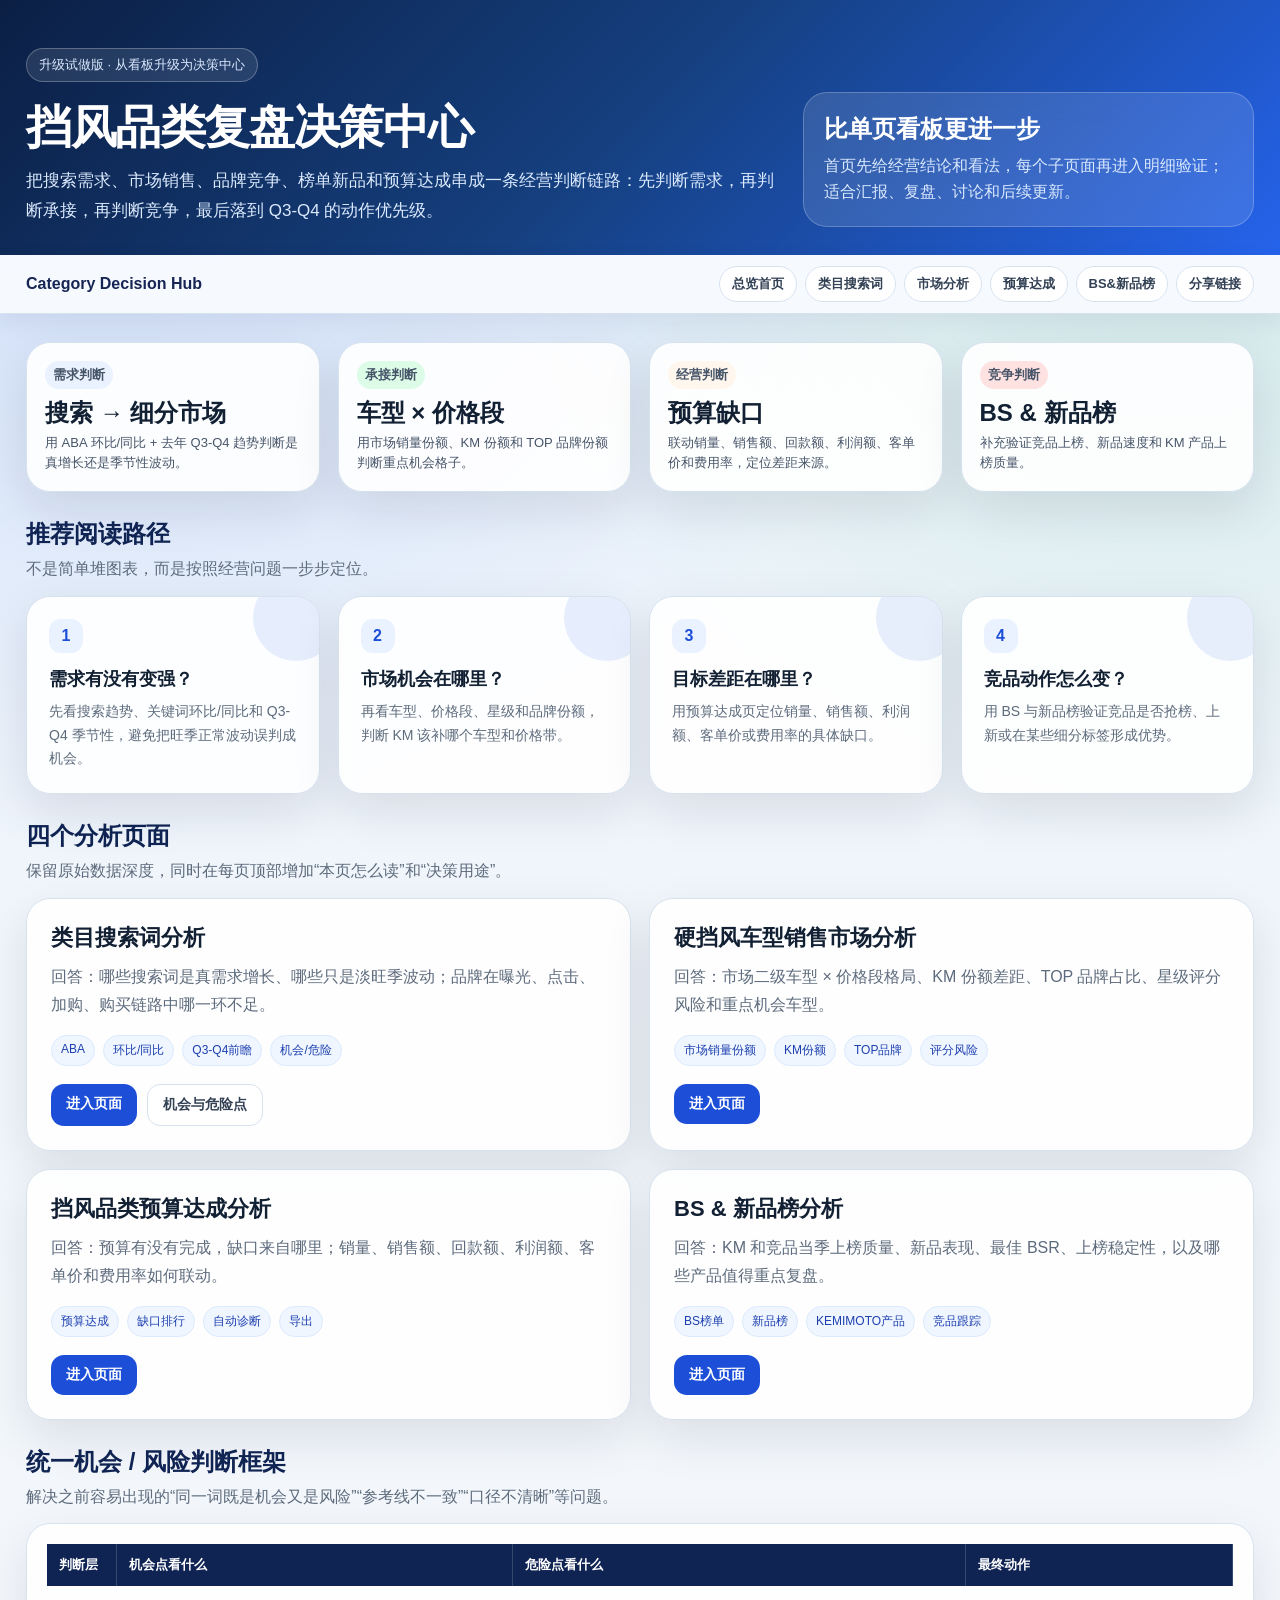
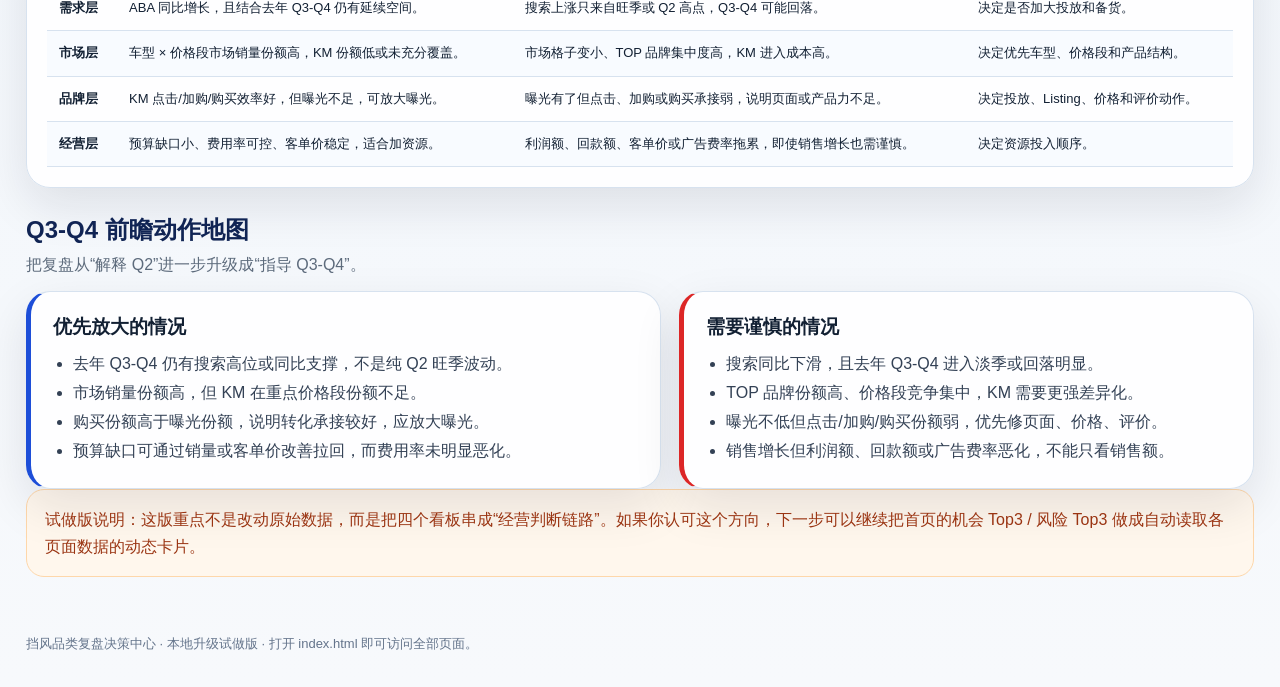
<file: index.html>
﻿<!doctype html>
<html lang="zh-CN">
<head>
  <meta charset="utf-8" />
  <meta name="viewport" content="width=device-width, initial-scale=1" />
  <title>挡风品类复盘决策中心｜升级版</title>
  <style>
    :root{--bg:#edf4fb;--surface:#ffffff;--surface2:#f7fbff;--ink:#122033;--muted:#5d6b7c;--line:#d7e2ef;--blue:#1d4ed8;--blue2:#2563eb;--navy:#0f2f63;--green:#059669;--orange:#d97706;--red:#dc2626;--purple:#7c3aed;--shadow:0 18px 48px rgba(15,23,42,.10);--radius:24px}*{box-sizing:border-box}html{scroll-behavior:smooth}body{margin:0;font-family:-apple-system,BlinkMacSystemFont,"Segoe UI","Microsoft YaHei",Arial,sans-serif;color:var(--ink);background:radial-gradient(circle at 8% 0%,rgba(37,99,235,.18),transparent 34%),radial-gradient(circle at 92% 8%,rgba(5,150,105,.12),transparent 28%),linear-gradient(180deg,#dfeaf7 0,#edf4fb 360px,#f7f9fc 100%)}a{color:inherit}.wrap{max-width:1280px;margin:0 auto;padding:0 26px}.hero{padding:48px 0 28px;color:#fff;background:linear-gradient(135deg,#0b1f44 0%,#153f7e 48%,#2563eb 100%)}.hero-grid{display:grid;grid-template-columns:1.25fr .75fr;gap:26px;align-items:end}.eyebrow{display:inline-flex;gap:8px;align-items:center;padding:7px 12px;border:1px solid rgba(255,255,255,.25);border-radius:999px;background:rgba(255,255,255,.10);font-size:13px;color:#dbeafe}.hero h1{margin:20px 0 12px;font-size:46px;line-height:1.12;letter-spacing:-.03em}.subtitle{font-size:17px;line-height:1.8;color:#dbeafe;max-width:820px;margin:0}.hero-panel{background:rgba(255,255,255,.12);border:1px solid rgba(255,255,255,.22);border-radius:24px;padding:20px;backdrop-filter:blur(14px)}.hero-panel b{font-size:24px;display:block;margin-bottom:8px}.hero-panel p{margin:0;color:#dbeafe;line-height:1.65}.topnav{position:sticky;top:0;z-index:20;background:rgba(248,251,255,.94);backdrop-filter:blur(16px);border-bottom:1px solid var(--line);box-shadow:0 8px 24px rgba(15,23,42,.06)}.navin{max-width:1280px;margin:0 auto;padding:11px 26px;display:flex;justify-content:space-between;align-items:center;gap:14px}.brand{font-weight:900;color:#172554}.navlinks{display:flex;gap:8px;flex-wrap:wrap}.navlinks a{text-decoration:none;border:1px solid var(--line);background:#fff;color:#334155;border-radius:999px;padding:8px 12px;font-size:13px;font-weight:700}.navlinks a:hover{color:var(--blue);background:#eff6ff;border-color:#bfdbfe}main{max-width:1280px;margin:0 auto;padding:28px 26px 58px}.section-title{display:flex;align-items:end;justify-content:space-between;gap:16px;margin:26px 0 14px}.section-title h2{margin:0;font-size:24px;color:#102454}.section-title p{margin:6px 0 0;color:var(--muted);line-height:1.6}.grid{display:grid;gap:18px}.kpis{grid-template-columns:repeat(4,minmax(0,1fr))}.kpi,.card,.route,.matrix,.action{background:rgba(255,255,255,.92);border:1px solid var(--line);border-radius:var(--radius);box-shadow:var(--shadow)}.kpi{padding:18px}.kpi .label{color:var(--muted);font-size:13px}.kpi b{display:block;margin:8px 0 4px;font-size:24px}.kpi span{font-size:13px;line-height:1.55;color:#475569}.badge{display:inline-flex;align-items:center;border-radius:999px;padding:4px 8px;font-size:12px;font-weight:800}.b-blue{background:#eaf2ff;color:#1d4ed8}.b-green{background:#dcfce7;color:#047857}.b-orange{background:#fff7ed;color:#c2410c}.b-red{background:#fee2e2;color:#b91c1c}.routes{grid-template-columns:repeat(4,minmax(0,1fr))}.route{padding:22px;position:relative;overflow:hidden}.route:before{content:"";position:absolute;right:-20px;top:-22px;width:86px;height:86px;border-radius:50%;background:rgba(37,99,235,.10)}.num{width:34px;height:34px;border-radius:12px;background:#eaf2ff;color:#1d4ed8;font-weight:900;display:flex;align-items:center;justify-content:center;margin-bottom:14px}.route h3{margin:0 0 9px;font-size:18px}.route p{margin:0;color:var(--muted);line-height:1.7;font-size:14px}.cards{grid-template-columns:repeat(2,minmax(0,1fr))}.card{padding:24px}.card h3{font-size:22px;margin:0 0 10px}.card p{color:var(--muted);line-height:1.75;margin:0 0 16px}.tags{display:flex;gap:8px;flex-wrap:wrap;margin:12px 0 18px}.tag{font-size:12px;color:#1e40af;background:#eff6ff;border:1px solid #dbeafe;border-radius:999px;padding:6px 9px}.actions{display:flex;gap:10px;flex-wrap:wrap}.btn{display:inline-flex;text-decoration:none;border-radius:13px;padding:11px 15px;font-weight:800;font-size:14px}.primary{background:var(--blue);color:#fff}.ghost{border:1px solid var(--line);background:#fff;color:#334155}.matrix{padding:20px;overflow:auto}.matrix table{width:100%;border-collapse:separate;border-spacing:0;min-width:920px;font-size:13px}.matrix th{background:#102454;color:#fff;text-align:left;padding:12px;border-right:1px solid rgba(255,255,255,.16)}.matrix td{padding:12px;border-bottom:1px solid var(--line);vertical-align:top;line-height:1.55}.matrix tr:nth-child(even) td{background:#f8fbff}.action{padding:22px;border-left:5px solid var(--blue)}.action h3{margin:0 0 10px}.action ul{margin:0;padding-left:20px;color:#334155;line-height:1.8}.two{grid-template-columns:1.05fr .95fr}.note{background:#fff7ed;border:1px solid #fed7aa;color:#9a3412;border-radius:18px;padding:16px 18px;line-height:1.7}.footer{max-width:1280px;margin:0 auto;padding:0 26px 34px;color:#64748b;font-size:13px}@media(max-width:980px){.hero-grid,.kpis,.routes,.cards,.two{grid-template-columns:1fr}.hero h1{font-size:34px}.navin{align-items:flex-start;flex-direction:column}.navlinks{width:100%;overflow:auto;flex-wrap:nowrap}.navlinks a{white-space:nowrap}}
  </style>
</head>
<body>
  <section class="hero">
    <div class="wrap hero-grid">
      <div>
        <div class="eyebrow">升级试做版 · 从看板升级为决策中心</div>
        <h1>挡风品类复盘决策中心</h1>
        <p class="subtitle">把搜索需求、市场销售、品牌竞争、榜单新品和预算达成串成一条经营判断链路：先判断需求，再判断承接，再判断竞争，最后落到 Q3-Q4 的动作优先级。</p>
      </div>
      <div class="hero-panel">
        <b>比单页看板更进一步</b>
        <p>首页先给经营结论和看法，每个子页面再进入明细验证；适合汇报、复盘、讨论和后续更新。</p>
      </div>
    </div>
  </section>
  <nav class="topnav"><div class="navin"><div class="brand">Category Decision Hub</div><div class="navlinks"><a href="./index.html">总览首页</a><a href="./pages/aba-search-analysis.html">类目搜索词</a><a href="./pages/windshield-market-analysis.html">市场分析</a><a href="./pages/budget-achievement-analysis/index.html">预算达成</a><a href="./pages/bs-new-release-analysis/index.html">BS&新品榜</a><a href="./可分享链接.html">分享链接</a></div></div></nav>
  <main>
    <section class="grid kpis">
      <div class="kpi"><span class="badge b-blue">需求判断</span><b>搜索 → 细分市场</b><span>用 ABA 环比/同比 + 去年 Q3-Q4 趋势判断是真增长还是季节性波动。</span></div>
      <div class="kpi"><span class="badge b-green">承接判断</span><b>车型 × 价格段</b><span>用市场销量份额、KM 份额和 TOP 品牌份额判断重点机会格子。</span></div>
      <div class="kpi"><span class="badge b-orange">经营判断</span><b>预算缺口</b><span>联动销量、销售额、回款额、利润额、客单价和费用率，定位差距来源。</span></div>
      <div class="kpi"><span class="badge b-red">竞争判断</span><b>BS & 新品榜</b><span>补充验证竞品上榜、新品速度和 KM 产品上榜质量。</span></div>
    </section>

    <div class="section-title"><div><h2>推荐阅读路径</h2><p>不是简单堆图表，而是按照经营问题一步步定位。</p></div></div>
    <section class="grid routes">
      <article class="route"><div class="num">1</div><h3>需求有没有变强？</h3><p>先看搜索趋势、关键词环比/同比和 Q3-Q4 季节性，避免把旺季正常波动误判成机会。</p></article>
      <article class="route"><div class="num">2</div><h3>市场机会在哪里？</h3><p>再看车型、价格段、星级和品牌份额，判断 KM 该补哪个车型和价格带。</p></article>
      <article class="route"><div class="num">3</div><h3>目标差距在哪里？</h3><p>用预算达成页定位销量、销售额、利润额、客单价或费用率的具体缺口。</p></article>
      <article class="route"><div class="num">4</div><h3>竞品动作怎么变？</h3><p>用 BS 与新品榜验证竞品是否抢榜、上新或在某些细分标签形成优势。</p></article>
    </section>

    <div class="section-title"><div><h2>四个分析页面</h2><p>保留原始数据深度，同时在每页顶部增加“本页怎么读”和“决策用途”。</p></div></div>
    <section class="grid cards">
      <article class="card"><h3>类目搜索词分析</h3><p>回答：哪些搜索词是真需求增长、哪些只是淡旺季波动；品牌在曝光、点击、加购、购买链路中哪一环不足。</p><div class="tags"><span class="tag">ABA</span><span class="tag">环比/同比</span><span class="tag">Q3-Q4前瞻</span><span class="tag">机会/危险</span></div><div class="actions"><a class="btn primary" href="./pages/aba-search-analysis.html">进入页面</a><a class="btn ghost" href="./pages/aba-search-analysis.html#opprisk">机会与危险点</a></div></article>
      <article class="card"><h3>硬挡风车型销售市场分析</h3><p>回答：市场二级车型 × 价格段格局、KM 份额差距、TOP 品牌占比、星级评分风险和重点机会车型。</p><div class="tags"><span class="tag">市场销量份额</span><span class="tag">KM份额</span><span class="tag">TOP品牌</span><span class="tag">评分风险</span></div><div class="actions"><a class="btn primary" href="./pages/windshield-market-analysis.html">进入页面</a></div></article>
      <article class="card"><h3>挡风品类预算达成分析</h3><p>回答：预算有没有完成，缺口来自哪里；销量、销售额、回款额、利润额、客单价和费用率如何联动。</p><div class="tags"><span class="tag">预算达成</span><span class="tag">缺口排行</span><span class="tag">自动诊断</span><span class="tag">导出</span></div><div class="actions"><a class="btn primary" href="./pages/budget-achievement-analysis/index.html">进入页面</a></div></article>
      <article class="card"><h3>BS & 新品榜分析</h3><p>回答：KM 和竞品当季上榜质量、新品表现、最佳 BSR、上榜稳定性，以及哪些产品值得重点复盘。</p><div class="tags"><span class="tag">BS榜单</span><span class="tag">新品榜</span><span class="tag">KEMIMOTO产品</span><span class="tag">竞品跟踪</span></div><div class="actions"><a class="btn primary" href="./pages/bs-new-release-analysis/index.html">进入页面</a></div></article>
    </section>

    <div class="section-title"><div><h2>统一机会 / 风险判断框架</h2><p>解决之前容易出现的“同一词既是机会又是风险”“参考线不一致”“口径不清晰”等问题。</p></div></div>
    <section class="matrix"><table><thead><tr><th>判断层</th><th>机会点看什么</th><th>危险点看什么</th><th>最终动作</th></tr></thead><tbody><tr><td><b>需求层</b></td><td>ABA 同比增长，且结合去年 Q3-Q4 仍有延续空间。</td><td>搜索上涨只来自旺季或 Q2 高点，Q3-Q4 可能回落。</td><td>决定是否加大投放和备货。</td></tr><tr><td><b>市场层</b></td><td>车型 × 价格段市场销量份额高，KM 份额低或未充分覆盖。</td><td>市场格子变小、TOP 品牌集中度高，KM 进入成本高。</td><td>决定优先车型、价格段和产品结构。</td></tr><tr><td><b>品牌层</b></td><td>KM 点击/加购/购买效率好，但曝光不足，可放大曝光。</td><td>曝光有了但点击、加购或购买承接弱，说明页面或产品力不足。</td><td>决定投放、Listing、价格和评价动作。</td></tr><tr><td><b>经营层</b></td><td>预算缺口小、费用率可控、客单价稳定，适合加资源。</td><td>利润额、回款额、客单价或广告费率拖累，即使销售增长也需谨慎。</td><td>决定资源投入顺序。</td></tr></tbody></table></section>

    <div class="section-title"><div><h2>Q3-Q4 前瞻动作地图</h2><p>把复盘从“解释 Q2”进一步升级成“指导 Q3-Q4”。</p></div></div>
    <section class="grid two"><div class="action"><h3>优先放大的情况</h3><ul><li>去年 Q3-Q4 仍有搜索高位或同比支撑，不是纯 Q2 旺季波动。</li><li>市场销量份额高，但 KM 在重点价格段份额不足。</li><li>购买份额高于曝光份额，说明转化承接较好，应放大曝光。</li><li>预算缺口可通过销量或客单价改善拉回，而费用率未明显恶化。</li></ul></div><div class="action" style="border-left-color:#dc2626"><h3>需要谨慎的情况</h3><ul><li>搜索同比下滑，且去年 Q3-Q4 进入淡季或回落明显。</li><li>TOP 品牌份额高、价格段竞争集中，KM 需要更强差异化。</li><li>曝光不低但点击/加购/购买份额弱，优先修页面、价格、评价。</li><li>销售增长但利润额、回款额或广告费率恶化，不能只看销售额。</li></ul></div></section>

    <div class="note">试做版说明：这版重点不是改动原始数据，而是把四个看板串成“经营判断链路”。如果你认可这个方向，下一步可以继续把首页的机会 Top3 / 风险 Top3 做成自动读取各页面数据的动态卡片。</div>
  </main>
  <div class="footer">挡风品类复盘决策中心 · 本地升级试做版 · 打开 index.html 即可访问全部页面。</div>
</body>
</html>
</file>
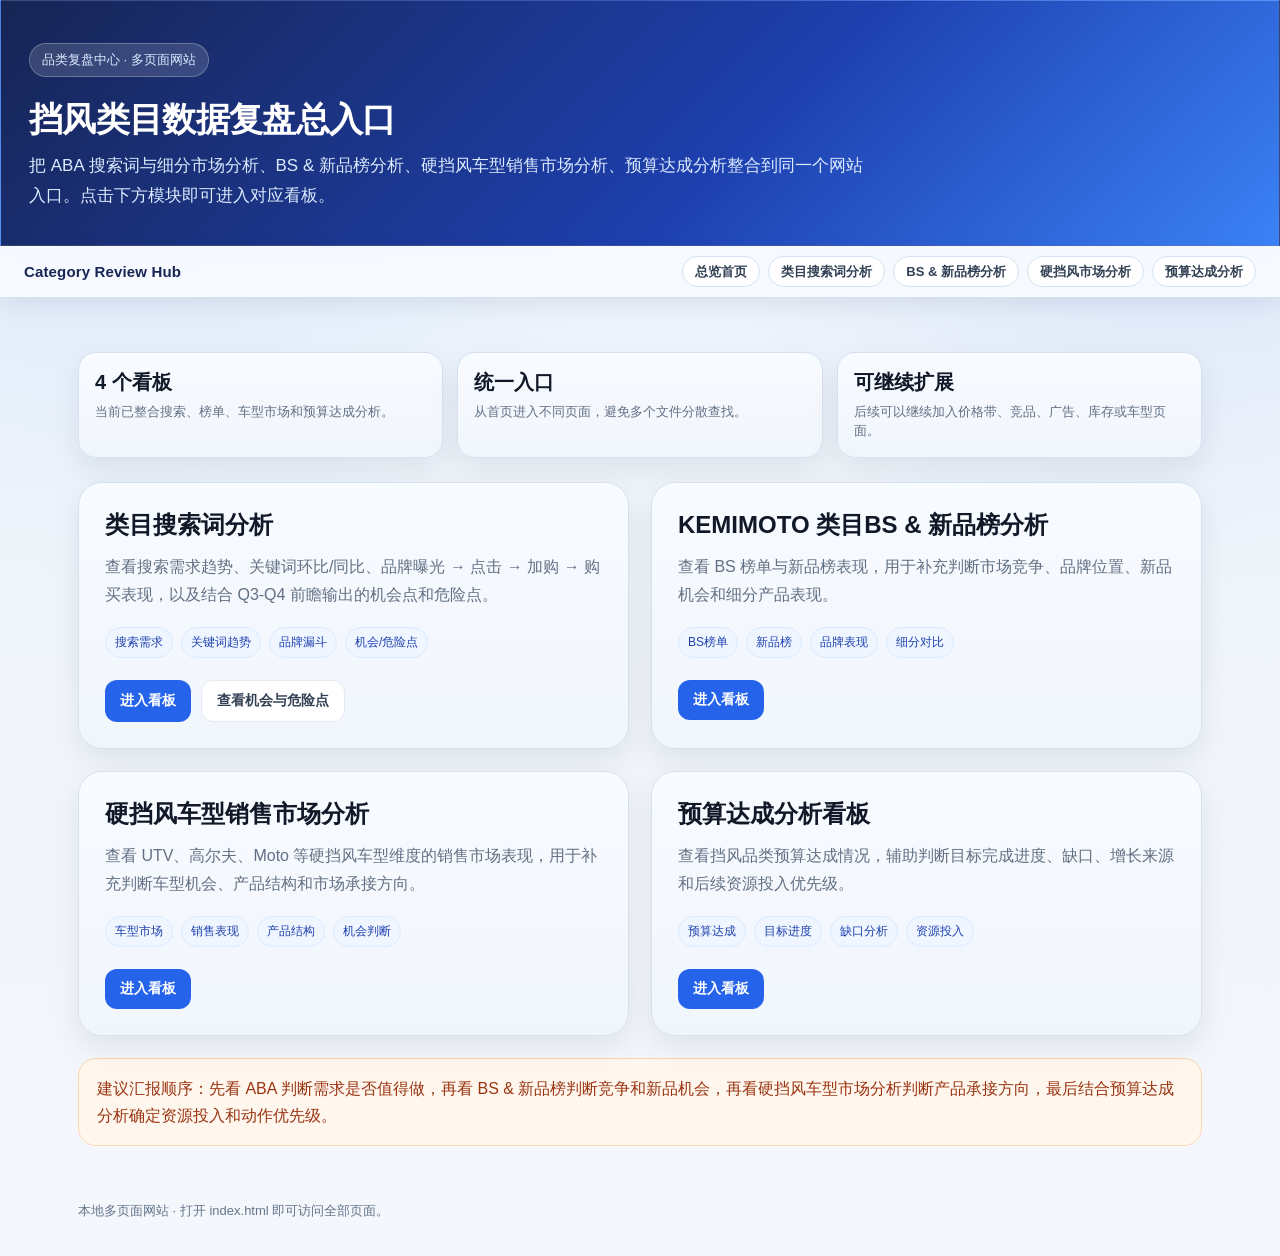
<file: github-pages-upload-ready-20260818-005214-v2/index.html>
﻿<!doctype html>
<html lang="zh-CN">
<head>
  <meta charset="utf-8" />
  <meta name="viewport" content="width=device-width, initial-scale=1" />
  <title>品类复盘中心｜多页面网站</title>
  <style>
    :root{
      --bg:#f6f8fb; --panel:#ffffff; --ink:#152033; --muted:#637083;
      --blue:#2563eb; --blue2:#1d4ed8; --line:#e5eaf2; --soft:#eff6ff;
      --green:#059669; --orange:#d97706; --shadow:0 18px 45px rgba(15,23,42,.10);
    }
    *{box-sizing:border-box}
    body{margin:0;font-family:-apple-system,BlinkMacSystemFont,"Segoe UI","Microsoft YaHei",Arial,sans-serif;background:var(--bg);color:var(--ink)}
    .hero{padding:56px 28px 36px;background:linear-gradient(135deg,#0f172a 0%,#1e3a8a 54%,#2563eb 100%);color:#fff}
    .wrap{max-width:1180px;margin:0 auto}
    .eyebrow{display:inline-flex;gap:8px;align-items:center;padding:7px 12px;border:1px solid rgba(255,255,255,.25);border-radius:999px;background:rgba(255,255,255,.10);font-size:13px;color:#dbeafe}
    h1{margin:22px 0 12px;font-size:42px;line-height:1.15;letter-spacing:-.02em}
    .subtitle{max-width:840px;font-size:17px;line-height:1.8;color:#dbeafe;margin:0}
    .topnav{position:sticky;top:0;z-index:10;background:rgba(255,255,255,.92);backdrop-filter:blur(14px);border-bottom:1px solid var(--line)}
    .navin{max-width:1180px;margin:0 auto;display:flex;align-items:center;justify-content:space-between;padding:12px 28px;gap:16px}
    .brand{font-weight:800;color:#172554}
    .navlinks{display:flex;gap:10px;flex-wrap:wrap}
    .navlinks a{color:#334155;text-decoration:none;border:1px solid var(--line);background:#fff;border-radius:999px;padding:9px 13px;font-size:14px}
    .navlinks a:hover{color:var(--blue);border-color:#bfdbfe;background:#eff6ff}
    main{max-width:1180px;margin:0 auto;padding:30px 28px 56px}
    .grid{display:grid;grid-template-columns:repeat(2,minmax(0,1fr));gap:22px;margin-top:10px}
    .card{background:var(--panel);border:1px solid var(--line);border-radius:24px;padding:26px;box-shadow:var(--shadow)}
    .card h2{font-size:24px;margin:0 0 12px}.card p{color:var(--muted);line-height:1.75;margin:0 0 18px}
    .tags{display:flex;gap:8px;flex-wrap:wrap;margin:16px 0 22px}.tag{font-size:12px;color:#1e40af;background:#eff6ff;border:1px solid #dbeafe;border-radius:999px;padding:6px 9px}
    .actions{display:flex;gap:10px;flex-wrap:wrap}.btn{display:inline-flex;align-items:center;gap:8px;text-decoration:none;border-radius:12px;padding:11px 15px;font-weight:700;font-size:14px}
    .primary{background:var(--blue);color:#fff}.primary:hover{background:var(--blue2)}.ghost{border:1px solid var(--line);color:#334155;background:#fff}.ghost:hover{border-color:#bfdbfe;color:var(--blue)}
    .summary{display:grid;grid-template-columns:repeat(3,minmax(0,1fr));gap:14px;margin:24px 0}.mini{background:#fff;border:1px solid var(--line);border-radius:18px;padding:16px}.mini b{display:block;font-size:20px;margin-bottom:6px}.mini span{color:var(--muted);font-size:13px;line-height:1.5}
    .note{margin-top:22px;padding:16px 18px;border-radius:18px;background:#fff7ed;border:1px solid #fed7aa;color:#9a3412;line-height:1.7}
    footer{max-width:1180px;margin:0 auto;padding:0 28px 36px;color:#64748b;font-size:13px}
    @media(max-width:820px){h1{font-size:32px}.grid,.summary{grid-template-columns:1fr}.navin{align-items:flex-start;flex-direction:column}}
  </style>
<!-- unified-category-theme:start -->
<style>
  :root{
    --hub-bg:#eef4fb;
    --hub-bg-2:#f4f7fb;
    --hub-surface:#f8fbff;
    --hub-surface-2:#f1f6fd;
    --hub-ink:#111827;
    --hub-muted:#475569;
    --hub-blue:#2563eb;
    --hub-blue-2:#1d4ed8;
    --hub-blue-dark:#172554;
    --hub-line:#d6e1ef;
    --hub-soft:#eaf2ff;
    --hub-shadow:0 12px 30px rgba(15,23,42,.08);
    --hub-radius:22px;
  }
  html{scroll-behavior:smooth;}
  body{
    background:
      radial-gradient(circle at 8% 0%,rgba(96,165,250,.16),transparent 34%),
      radial-gradient(circle at 92% 8%,rgba(37,99,235,.10),transparent 30%),
      linear-gradient(180deg,#e3edf8 0,#eef4fb 360px,#f4f7fb 100%)!important;
    color:var(--hub-ink)!important;
    font-family:-apple-system,BlinkMacSystemFont,"Segoe UI","Microsoft YaHei",Arial,sans-serif!important;
  }
  body a{color:var(--hub-blue);}

  /* 全站顶部导航 */
  .multipage-site-nav,.topnav{
    position:sticky!important;top:0!important;z-index:9999!important;
    background:rgba(248,251,255,.94)!important;backdrop-filter:blur(16px)!important;
    border-bottom:1px solid var(--hub-line)!important;box-shadow:0 8px 24px rgba(15,23,42,.06)!important;
    font-family:-apple-system,BlinkMacSystemFont,"Segoe UI","Microsoft YaHei",Arial,sans-serif!important;
  }
  .multipage-site-nav .inner,.topnav .navin{max-width:1280px!important;margin:0 auto!important;padding:10px 24px!important;display:flex!important;align-items:center!important;justify-content:space-between!important;gap:14px!important;}
  .multipage-site-nav .title,.topnav .brand{font-size:15px!important;font-weight:900!important;color:var(--hub-blue-dark)!important;letter-spacing:.01em!important;white-space:nowrap!important;}
  .multipage-site-nav .links,.topnav .navlinks{display:flex!important;gap:8px!important;flex-wrap:wrap!important;}
  .multipage-site-nav a,.topnav a{display:inline-flex!important;align-items:center!important;text-decoration:none!important;color:#334155!important;background:#fff!important;border:1px solid var(--hub-line)!important;border-radius:999px!important;padding:8px 12px!important;font-size:13px!important;line-height:1!important;font-weight:760!important;box-shadow:none!important;}
  .multipage-site-nav a:hover,.topnav a:hover{color:var(--hub-blue)!important;background:var(--hub-soft)!important;border-color:#b7cff7!important;}

  /* 页面标题区统一为深蓝渐变，强化辨识度 */
  body>section.hero,body>header.hero,main.shell>header.hero,body>.wrap>header,body.page-market header{
    background:linear-gradient(135deg,#172554 0%,#1e40af 58%,#3b82f6 100%)!important;
    color:#fff!important;border:1px solid rgba(255,255,255,.14)!important;
    box-shadow:0 18px 45px rgba(30,64,175,.18)!important;
  }
  body>section.hero,body>header.hero{padding:42px 28px 34px!important;}
  main.shell>header.hero,body>.wrap>header,body.page-market header{border-radius:28px!important;padding:30px!important;margin:22px 0 20px!important;}
  body>section.hero .wrap,body>header.hero .wrap{max-width:1280px!important;}
  body>section.hero h1,body>header.hero h1,main.shell>header.hero h1,body>.wrap>header h1,body.page-market header h1,.hero h1{color:#fff!important;font-size:34px!important;line-height:1.18!important;letter-spacing:-.02em!important;font-weight:900!important;}
  body>section.hero p,body>header.hero p,main.shell>header.hero p,body>.wrap>header .subtitle,main.shell>header.hero .subtitle,body.page-market header p,.hero p{color:#dbeafe!important;line-height:1.75!important;}
  body>.wrap>header .badge,main.shell>header.hero .badge,.hero .badge,body.page-market header .badge,.eyebrow{background:rgba(255,255,255,.14)!important;color:#dbeafe!important;border:1px solid rgba(255,255,255,.25)!important;border-radius:999px!important;}

  /* 内容卡片：统一浅蓝白，减少纯白刺眼，同时保证文字对比度 */
  body :where(.card,.kpi-card,.mini,.share-card,.kem-bs-card,.product,.table-card,.toolbar,.filters,.table-wrap,.tableBox,.summary-box,.formula-box){
    background:linear-gradient(180deg,var(--hub-surface) 0%,var(--hub-surface-2) 100%)!important;
    color:var(--hub-ink)!important;
    border-color:var(--hub-line)!important;
    box-shadow:var(--hub-shadow)!important;
  }
  body :where(.kpi,.kpis .kpi){
    background:linear-gradient(180deg,#fbfdff 0%,#f0f6fd 100%)!important;
    color:var(--hub-ink)!important;
    border-color:var(--hub-line)!important;
    box-shadow:var(--hub-shadow)!important;
  }
  body :where(h1,h2,h3,h4,.value,.kpi-value,.share-brand,.kem-bs-title){color:var(--hub-ink)!important;}
  body :where(.hero h1,header h1,body>section.hero h1,body>header.hero h1,main.shell>header.hero h1,body>.wrap>header h1,body.page-market header h1){color:#fff!important;}
  body :where(.muted,.subtitle,.hint,.kpi-label,.kpi-sub,.kpi .name,.kpi .delta,.sub,.share-label,.kem-bs-label,.meta,small){color:var(--hub-muted)!important;}
  body :where(.hero .subtitle,body>section.hero p,body>header.hero p,main.shell>header.hero p,body>.wrap>header .subtitle,body.page-market header p){color:#dbeafe!important;}

  /* 筛选与分页：统一底色，但保留状态色、业务标签、图表颜色 */
  body :where(select,input){background:#f8fbff!important;color:var(--hub-ink)!important;border-color:#cbd5e1!important;}
  body :where(.page-tabs,.pageTabs,.tabs,.filters,.toolbar){background:rgba(248,251,255,.88)!important;backdrop-filter:blur(14px)!important;border-color:var(--hub-line)!important;}
  body :where(.tab,.mode-tab,.page-tabs a,.pageTabs button,.switches button,.pager button){background:#f8fbff!important;color:#334155!important;border-color:var(--hub-line)!important;}
  body :where(.tab.active,.mode-tab.active,.page-tabs a.active,.pageTabs button.active,.switches button.active){background:var(--hub-blue)!important;color:#fff!important;border-color:var(--hub-blue)!important;}
  body :where(button.primary,.btn.primary){background:var(--hub-blue)!important;color:#fff!important;border-color:var(--hub-blue)!important;}

  /* 表格：统一可读性 */
  body table{background:#f8fbff!important;color:var(--hub-ink)!important;}
  body th{background:#eaf1fa!important;color:#263447!important;border-bottom-color:var(--hub-line)!important;}
  body td{color:#111827!important;border-bottom-color:#dfe8f3!important;}
  body tbody tr:nth-child(even) td{background:#f3f7fd!important;}
  body tbody tr:hover td{background:#eef5ff!important;}
  body :where(td:first-child,th:first-child){background:#eef5fc!important;}
  body :where(tbody tr:hover td:first-child){background:#eef5ff!important;}

  /* 硬挡风页原来是深色图表，统一浅色后单独补强图表轴线、说明条和热力表清晰度 */
  body.page-market{--text:var(--hub-ink);--muted:#526071;--grid:#d8e3f0;--panel:var(--hub-surface);--panel2:var(--hub-surface-2);--card:var(--hub-surface);}
  body.page-market .fieldGuide{background:#e6f6fb!important;color:#174151!important;border-color:#9bd9e7!important;}
  body.page-market .fieldGuide b{color:#0f3a4a!important;}
  body.page-market .axis{stroke:#64748b!important;opacity:.75!important;}
  body.page-market .gridline{stroke:#d8e3f0!important;opacity:1!important;}
  body.page-market svg text{fill:#526071!important;}
  body.page-market .dot{stroke:#f8fbff!important;}
  body.page-market .heatCell{border-color:#d8e3f0!important;color:#111827!important;}
  body.page-market .pill{background:#eaf2ff!important;color:#1d4ed8!important;}
  body.page-market .pos{color:#059669!important;}
  body.page-market .neg{color:#dc2626!important;}

  @media(max-width:820px){.multipage-site-nav .inner,.topnav .navin{align-items:flex-start!important;flex-direction:column!important}.multipage-site-nav .links,.topnav .navlinks{width:100%!important;overflow:auto!important;flex-wrap:nowrap!important}.hero h1,body>section.hero h1,body>header.hero h1,body.page-market header h1{font-size:28px!important}}
</style>
<!-- unified-category-theme:end -->
</head>
<body class="page-home">
  <section class="hero">
    <div class="wrap">
      <div class="eyebrow">品类复盘中心 · 多页面网站</div>
      <h1>挡风类目数据复盘总入口</h1>
      <p class="subtitle">把 ABA 搜索词与细分市场分析、BS & 新品榜分析、硬挡风车型销售市场分析、预算达成分析整合到同一个网站入口。点击下方模块即可进入对应看板。</p>
    </div>
  </section>
  <nav class="topnav">
    <div class="navin">
      <div class="brand">Category Review Hub</div>
      <div class="navlinks">
        <a href="./index.html">总览首页</a>
        <a href="./pages/aba-search-analysis.html">类目搜索词分析</a>
        <a href="./pages/bs-new-release-analysis/index.html">BS & 新品榜分析</a>
        <a href="./pages/windshield-market-analysis.html">硬挡风市场分析</a>
        <a href="./pages/budget-achievement-analysis/index.html">预算达成分析</a>
      </div>
    </div>
  </nav>
  <main>
    <section class="summary">
      <div class="mini"><b>4 个看板</b><span>当前已整合搜索、榜单、车型市场和预算达成分析。</span></div>
      <div class="mini"><b>统一入口</b><span>从首页进入不同页面，避免多个文件分散查找。</span></div>
      <div class="mini"><b>可继续扩展</b><span>后续可以继续加入价格带、竞品、广告、库存或车型页面。</span></div>
    </section>

    <section class="grid">
      <article class="card">
        <h2>类目搜索词分析</h2>
        <p>查看搜索需求趋势、关键词环比/同比、品牌曝光 → 点击 → 加购 → 购买表现，以及结合 Q3-Q4 前瞻输出的机会点和危险点。</p>
        <div class="tags"><span class="tag">搜索需求</span><span class="tag">关键词趋势</span><span class="tag">品牌漏斗</span><span class="tag">机会/危险点</span></div>
        <div class="actions"><a class="btn primary" href="./pages/aba-search-analysis.html">进入看板</a><a class="btn ghost" href="./pages/aba-search-analysis.html#opprisk">查看机会与危险点</a></div>
      </article>

      <article class="card">
        <h2>KEMIMOTO 类目BS & 新品榜分析</h2>
        <p>查看 BS 榜单与新品榜表现，用于补充判断市场竞争、品牌位置、新品机会和细分产品表现。</p>
        <div class="tags"><span class="tag">BS榜单</span><span class="tag">新品榜</span><span class="tag">品牌表现</span><span class="tag">细分对比</span></div>
        <div class="actions"><a class="btn primary" href="./pages/bs-new-release-analysis/index.html">进入看板</a></div>
      </article>

      <article class="card">
        <h2>硬挡风车型销售市场分析</h2>
        <p>查看 UTV、高尔夫、Moto 等硬挡风车型维度的销售市场表现，用于补充判断车型机会、产品结构和市场承接方向。</p>
        <div class="tags"><span class="tag">车型市场</span><span class="tag">销售表现</span><span class="tag">产品结构</span><span class="tag">机会判断</span></div>
        <div class="actions"><a class="btn primary" href="./pages/windshield-market-analysis.html">进入看板</a></div>
      </article>

      <article class="card">
        <h2>预算达成分析看板</h2>
        <p>查看挡风品类预算达成情况，辅助判断目标完成进度、缺口、增长来源和后续资源投入优先级。</p>
        <div class="tags"><span class="tag">预算达成</span><span class="tag">目标进度</span><span class="tag">缺口分析</span><span class="tag">资源投入</span></div>
        <div class="actions"><a class="btn primary" href="./pages/budget-achievement-analysis/index.html">进入看板</a></div>
      </article>
    </section>

    <div class="note">
      建议汇报顺序：先看 ABA 判断需求是否值得做，再看 BS & 新品榜判断竞争和新品机会，再看硬挡风车型市场分析判断产品承接方向，最后结合预算达成分析确定资源投入和动作优先级。
    </div>
  </main>
  <footer>本地多页面网站 · 打开 index.html 即可访问全部页面。</footer>
</body>
</html>
</file>
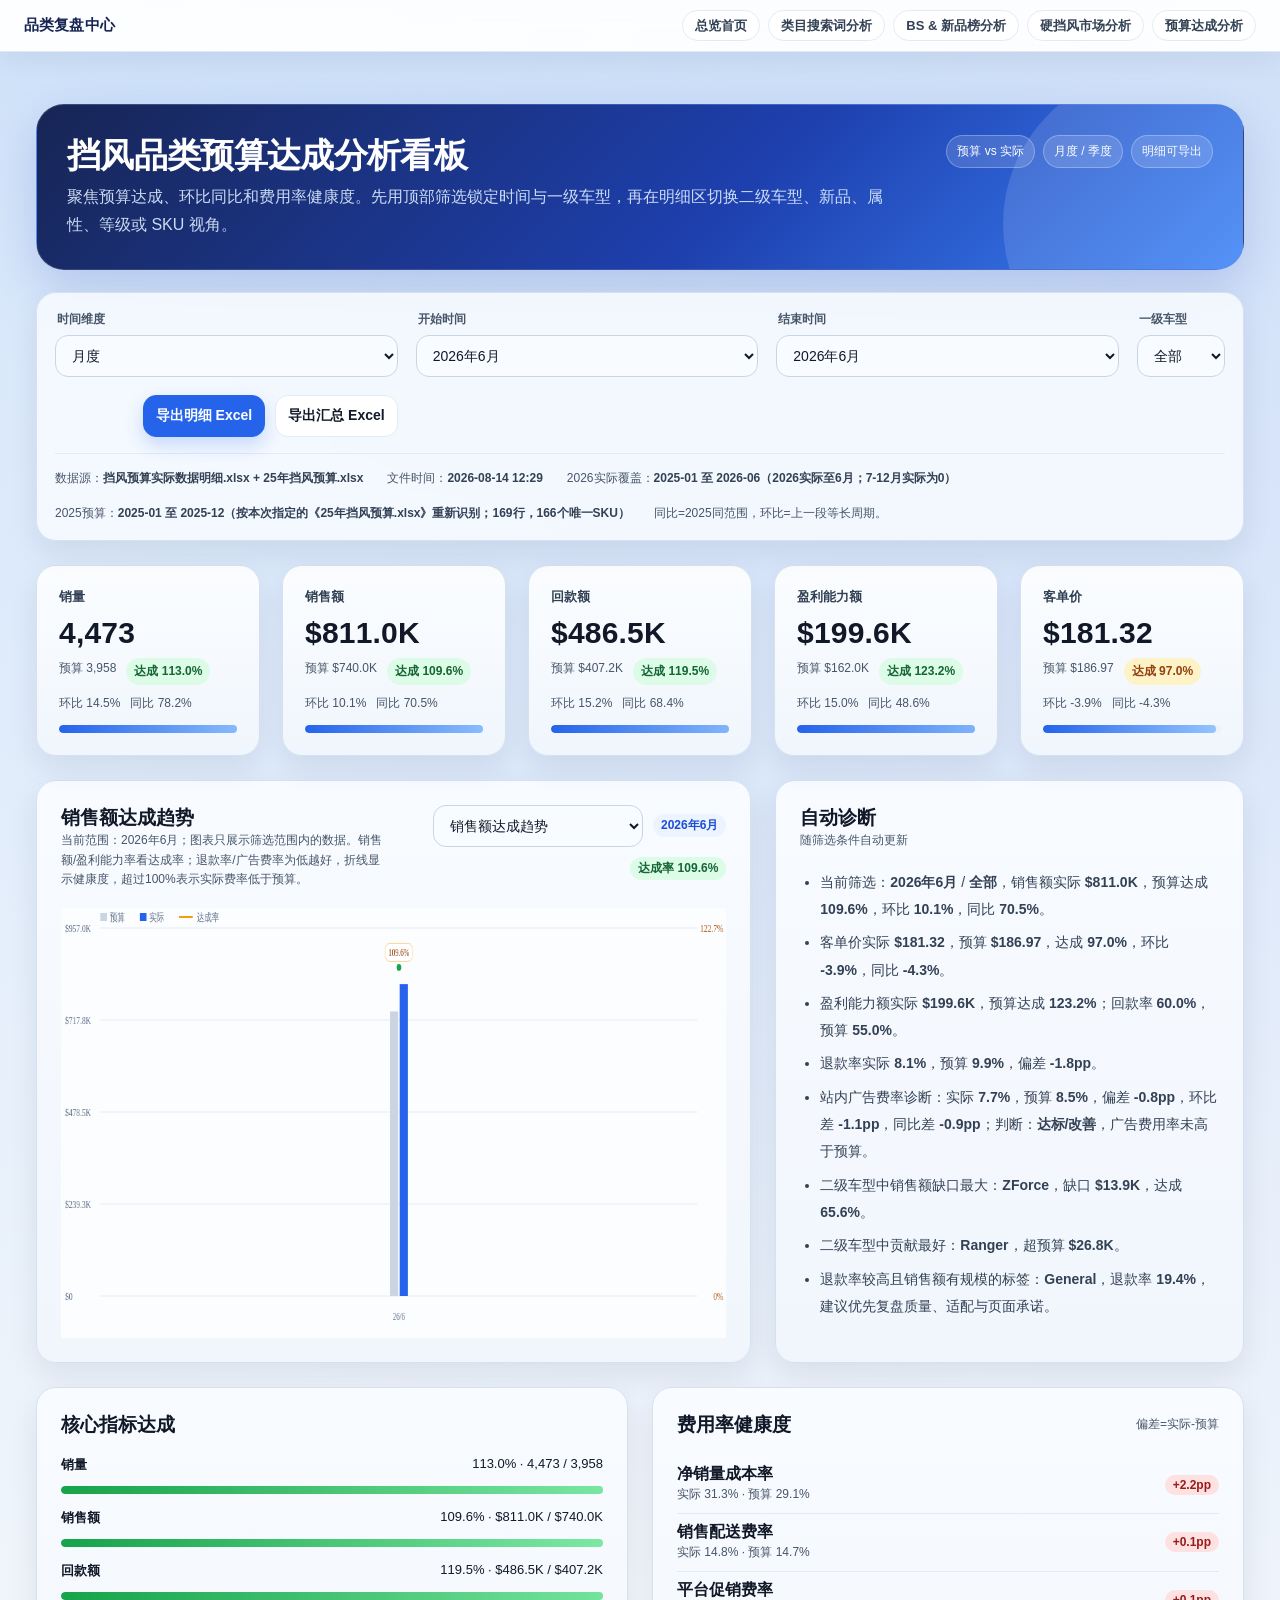
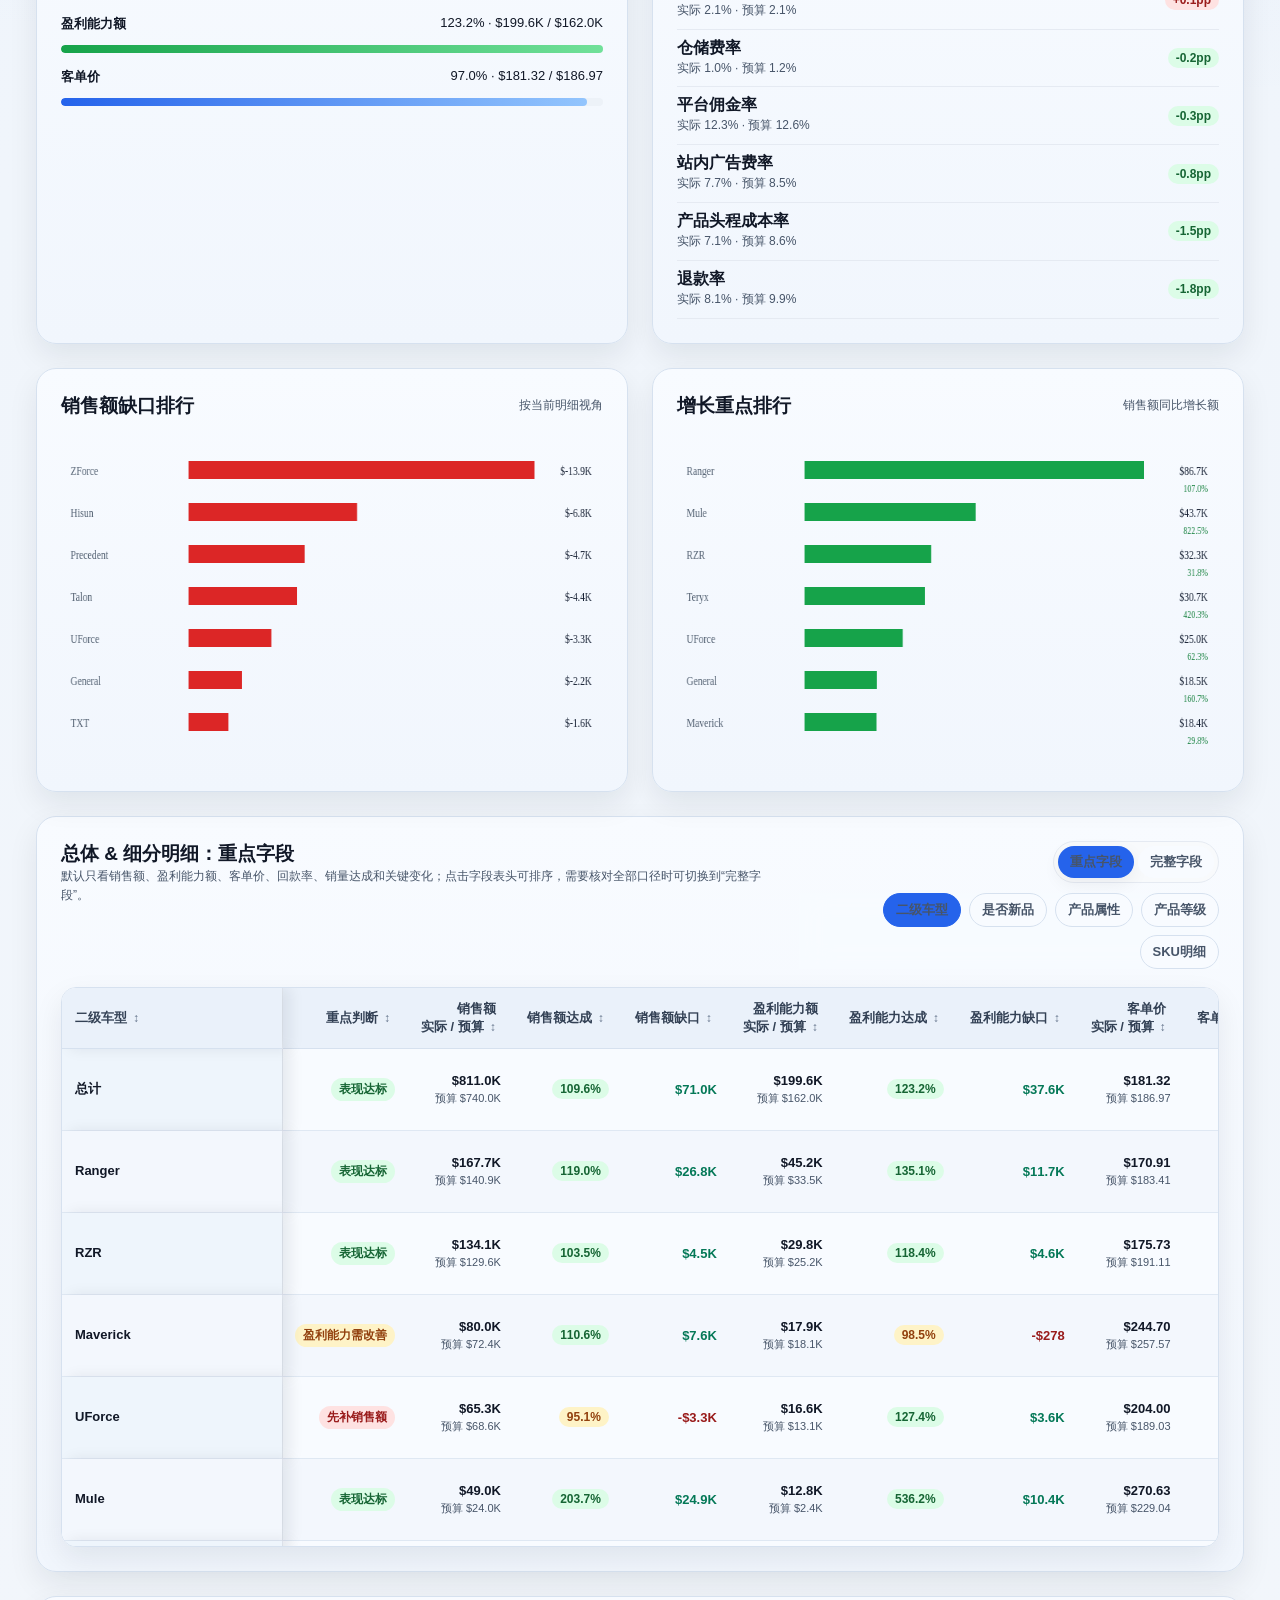
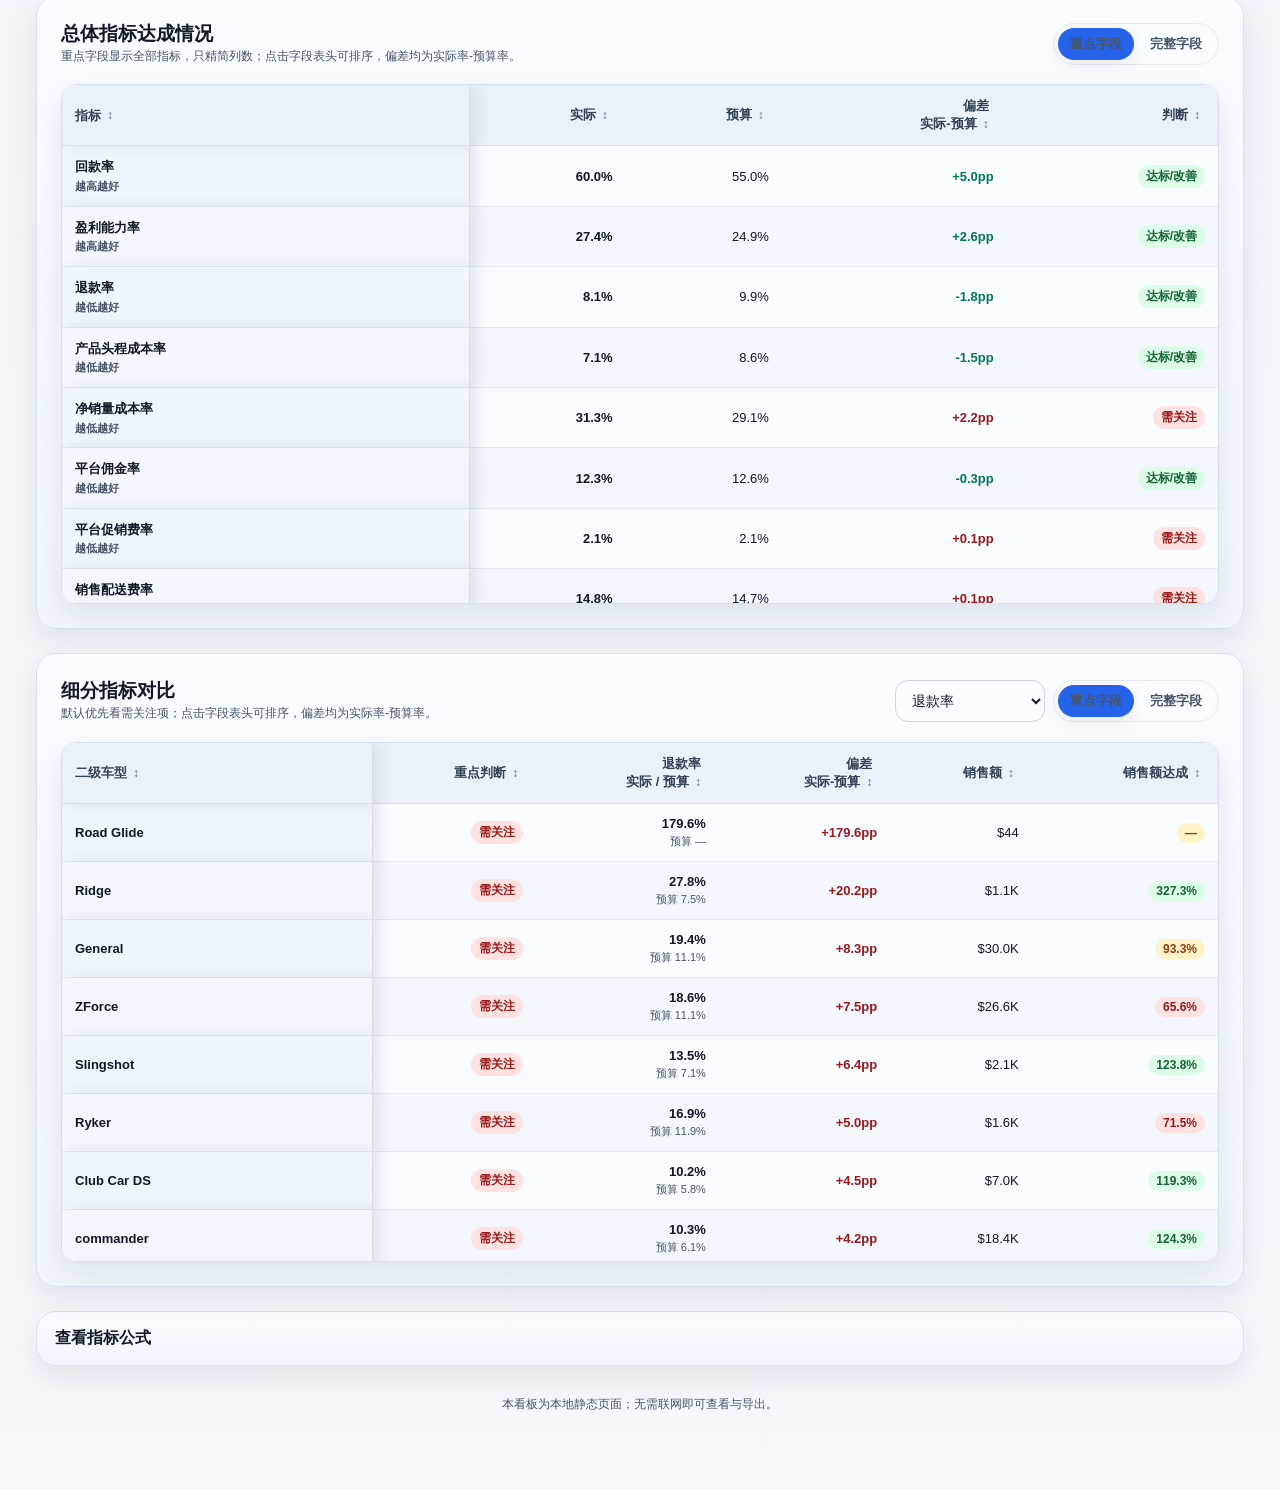
<file: pages/budget-achievement-analysis/index.html>
<!doctype html>
<html lang="zh-CN">
<head>
<meta charset="utf-8">
<meta name="viewport" content="width=device-width,initial-scale=1">
<title>挡风品类预算达成分析看板</title>
<script src="dashboard_data.js"></script>
<style>
:root{
  --page:#f4f7fb;--panel:#ffffff;--panel2:#f8fbff;--ink:#111827;--sub:#475569;--line:#e5eaf2;
  --blue:#2563eb;--blue2:#60a5fa;--navy:#102454;--green:#047857;--red:#991b1b;--amber:#f59e0b;
  --shadow:0 14px 36px rgba(15,23,42,.08);--soft:0 6px 18px rgba(15,23,42,.06);--radius:20px;
}
*{box-sizing:border-box}html{scroll-behavior:smooth}body{margin:0;background:linear-gradient(180deg,#eaf2ff 0,#f4f7fb 330px);font-family:-apple-system,BlinkMacSystemFont,"Segoe UI","Microsoft YaHei",Arial,sans-serif;color:var(--ink)}
.shell{max-width:1440px;margin:0 auto;padding:30px 36px 46px}
.hero{position:relative;overflow:hidden;border-radius:30px;padding:32px 36px;color:#fff;background:radial-gradient(circle at 84% -10%,rgba(147,197,253,.75),transparent 34%),linear-gradient(135deg,#132a63,#2563eb 74%,#60a5fa);box-shadow:var(--shadow)}
.hero:after{content:"";position:absolute;right:-70px;bottom:-110px;width:310px;height:310px;border-radius:50%;background:rgba(255,255,255,.13)}
.hero-top{position:relative;z-index:1;display:flex;align-items:flex-start;justify-content:space-between;gap:20px}h1{margin:0 0 8px;font-size:30px;letter-spacing:.2px}.hero p{margin:0;max-width:920px;line-height:1.7;opacity:.92}.hero-tags{display:flex;gap:8px;flex-wrap:wrap;justify-content:flex-end;min-width:280px}.hero-tag{padding:7px 10px;border:1px solid rgba(255,255,255,.28);border-radius:999px;background:rgba(255,255,255,.14);font-size:12px;white-space:nowrap}
.card{background:var(--panel);border:1px solid var(--line);border-radius:var(--radius);box-shadow:var(--shadow)}
.toolbar{position:sticky;top:14px;z-index:20;margin:22px 0 22px;padding:18px;background:rgba(255,255,255,.95);backdrop-filter:blur(16px)}
.toolbar-inner{display:grid;grid-template-columns:repeat(3,minmax(170px,1fr)) auto;gap:18px;align-items:end}.field label{display:block;margin:0 0 7px 2px;color:var(--sub);font-size:12px;font-weight:650}select,button{height:42px;border:1px solid var(--line);border-radius:13px;background:#fff;color:var(--ink);padding:0 12px;font-size:14px;outline:none}select{width:100%}button{font-weight:750;cursor:pointer;white-space:nowrap}button:hover{transform:translateY(-1px);filter:brightness(.99)}button.primary{border-color:var(--blue);background:var(--blue);color:#fff;box-shadow:0 8px 18px rgba(37,99,235,.22)}.actions{display:flex;gap:10px;justify-content:flex-end}
.meta-line{display:flex;gap:18px 24px;flex-wrap:wrap;margin-top:16px;padding-top:16px;border-top:1px solid var(--line);color:var(--sub);font-size:12px}.meta-line b{color:#334155}
.kpis{display:grid;grid-template-columns:repeat(5,minmax(180px,1fr));gap:22px;margin-top:24px}.kpi{padding:22px}.kpi h3{margin:0;color:var(--sub);font-size:13px;font-weight:800}.value{margin:10px 0 8px;font-size:30px;font-weight:850;letter-spacing:.2px}.sub{display:flex;gap:8px 10px;flex-wrap:wrap;color:var(--sub);font-size:12px;line-height:1.7}.badge{display:inline-flex;align-items:center;padding:3px 8px;border-radius:999px;background:#eef4ff;color:#1d4ed8;font-size:12px;font-weight:800;white-space:nowrap}.good{background:#ecfdf3;color:var(--green)}.bad{background:#fef2f2;color:var(--red)}.warn{background:#fffbeb;color:#b45309}.progress{height:8px;background:#edf2f8;border-radius:999px;overflow:hidden;margin-top:12px}.progress span{display:block;height:100%;border-radius:999px;background:linear-gradient(90deg,#2563eb,#93c5fd)}
.main-grid{display:grid;grid-template-columns:minmax(0,1.45fr) minmax(360px,.95fr);gap:24px;margin-top:24px}.ops-grid{display:grid;grid-template-columns:repeat(2,minmax(360px,1fr));gap:24px;margin-top:24px}.detail-grid{display:grid;grid-template-columns:1fr;gap:24px;margin-top:24px}
.card-pad{padding:24px}.head{display:flex;justify-content:space-between;align-items:center;gap:16px;margin-bottom:18px}.head h2{margin:0;font-size:19px}.hint{color:var(--sub);font-size:12px;line-height:1.65}canvas{display:block;width:100%;height:330px}.trend-card canvas{height:430px}.trend-head{align-items:flex-start}.trend-actions{display:flex;align-items:center;justify-content:flex-end;gap:10px;flex-wrap:wrap;min-width:320px}.trend-actions select{width:auto;min-width:210px;background:#fff}.mini-badge{font-size:12px;font-weight:850;color:#1d4ed8;background:#eef4ff;border-radius:999px;padding:3px 8px;white-space:nowrap}.insights{margin:0;padding-left:20px;color:#334155;line-height:1.95;font-size:14px}.insights li{margin:6px 0}.ops-grid .card{min-height:390px}
.table-card{margin-top:24px;padding:24px}.table-head{align-items:flex-start}.detail-controls{display:flex;flex-direction:column;align-items:flex-end;gap:10px}.head-actions{display:flex;gap:8px;align-items:center;justify-content:flex-end;flex-wrap:wrap}.head-actions select{width:auto;min-width:150px}.view-toggle{display:inline-flex;gap:4px;padding:4px;border:1px solid var(--line);border-radius:999px;background:#f8fafc}.mode-tab{border:0;border-radius:999px;padding:7px 12px;background:transparent;color:#475569;font-size:13px;font-weight:850;cursor:pointer}.mode-tab.active{background:#fff;color:var(--blue);box-shadow:var(--soft)}.tabs{display:flex;gap:8px;flex-wrap:wrap;justify-content:flex-end}.tab{border:1px solid var(--line);border-radius:999px;padding:7px 12px;background:#fff;color:#475569;font-size:13px;font-weight:800;cursor:pointer}.tab.active{background:#eaf1ff;border-color:#bfd5ff;color:var(--blue)}
.table-wrap{max-height:560px;overflow:auto;border:1px solid var(--line);border-radius:15px;background:#fff}table{width:100%;min-width:1120px;border-collapse:separate;border-spacing:0}#amountTable.focus{min-width:1480px}#amountTable.full{min-width:2680px}th,td{padding:12px 13px;border-bottom:1px solid var(--line);text-align:right;font-size:13px;white-space:nowrap}th{position:sticky;top:0;z-index:2;background:#f8fafc;color:#334155;font-weight:850}td:first-child,th:first-child{position:sticky;left:0;text-align:left;min-width:220px;max-width:320px;white-space:normal;line-height:1.35;background:#fff;box-shadow:8px 0 14px rgba(15,23,42,.08),1px 0 0 var(--line)}th:first-child{z-index:6;background:#f8fafc}td:first-child{z-index:4;font-weight:800}tbody tr:hover td{background:#fbfdff}tbody tr:hover td:first-child{background:#fbfdff}.cell-main{font-weight:900;color:#111827}.cell-sub{margin-top:3px;color:var(--sub);font-size:11px}.pos{color:var(--green);font-weight:850}.neg{color:var(--red);font-weight:850}.muted{color:var(--sub)}.change-stack{display:flex;flex-direction:column;gap:3px;align-items:flex-end}.small td:first-child,.small th:first-child{min-width:180px;max-width:260px}.small table{min-width:760px}.small .table-wrap{max-height:520px}
.formula-box{margin-top:24px;padding:0;overflow:hidden}details summary{cursor:pointer;list-style:none;padding:16px 18px;font-weight:850}details summary::-webkit-details-marker{display:none}.formula{border-top:1px solid var(--line);padding:16px 18px;display:grid;grid-template-columns:repeat(2,minmax(260px,1fr));gap:8px 22px;color:#445066;font-size:13px;line-height:1.65;background:var(--panel2)}.foot{text-align:center;color:var(--sub);font-size:12px;padding:30px}
#segment{display:none}
@media(max-width:1180px){.trend-head{display:block}.trend-actions{justify-content:flex-start;margin-top:12px;min-width:0}.trend-actions select{width:100%}.toolbar-inner{grid-template-columns:repeat(3,1fr)}.actions{grid-column:1/-1;justify-content:flex-start}.kpis{grid-template-columns:repeat(2,1fr)}.main-grid,.ops-grid,.detail-grid{grid-template-columns:1fr}.hero-top{display:block}.hero-tags{justify-content:flex-start;margin-top:14px}}
@media(max-width:720px){.shell{padding:18px}.toolbar-inner,.kpis{grid-template-columns:1fr}.actions{display:grid;grid-template-columns:1fr 1fr}h1{font-size:24px}.formula{grid-template-columns:1fr}}
</style>
<!-- unified-category-theme:start -->
<style>
  :root{
    --hub-bg:#eef4fb;
    --hub-bg-2:#f4f7fb;
    --hub-surface:#f8fbff;
    --hub-surface-2:#f1f6fd;
    --hub-ink:#111827;
    --hub-muted:#475569;
    --hub-blue:#2563eb;
    --hub-blue-2:#1d4ed8;
    --hub-blue-dark:#172554;
    --hub-line:#d6e1ef;
    --hub-soft:#eaf2ff;
    --hub-shadow:0 12px 30px rgba(15,23,42,.08);
    --hub-radius:22px;
  }
  html{scroll-behavior:smooth;}
  body{
    background:
      radial-gradient(circle at 8% 0%,rgba(96,165,250,.16),transparent 34%),
      radial-gradient(circle at 92% 8%,rgba(37,99,235,.10),transparent 30%),
      linear-gradient(180deg,#e3edf8 0,#eef4fb 360px,#f4f7fb 100%)!important;
    color:var(--hub-ink)!important;
    font-family:-apple-system,BlinkMacSystemFont,"Segoe UI","Microsoft YaHei",Arial,sans-serif!important;
  }
  body a{color:var(--hub-blue);}

  /* 全站顶部导航 */
  .multipage-site-nav,.topnav{
    position:sticky!important;top:0!important;z-index:9999!important;
    background:rgba(248,251,255,.94)!important;backdrop-filter:blur(16px)!important;
    border-bottom:1px solid var(--hub-line)!important;box-shadow:0 8px 24px rgba(15,23,42,.06)!important;
    font-family:-apple-system,BlinkMacSystemFont,"Segoe UI","Microsoft YaHei",Arial,sans-serif!important;
  }
  .multipage-site-nav .inner,.topnav .navin{max-width:1280px!important;margin:0 auto!important;padding:10px 24px!important;display:flex!important;align-items:center!important;justify-content:space-between!important;gap:14px!important;}
  .multipage-site-nav .title,.topnav .brand{font-size:15px!important;font-weight:900!important;color:var(--hub-blue-dark)!important;letter-spacing:.01em!important;white-space:nowrap!important;}
  .multipage-site-nav .links,.topnav .navlinks{display:flex!important;gap:8px!important;flex-wrap:wrap!important;}
  .multipage-site-nav a,.topnav a{display:inline-flex!important;align-items:center!important;text-decoration:none!important;color:#334155!important;background:#fff!important;border:1px solid var(--hub-line)!important;border-radius:999px!important;padding:8px 12px!important;font-size:13px!important;line-height:1!important;font-weight:760!important;box-shadow:none!important;}
  .multipage-site-nav a:hover,.topnav a:hover{color:var(--hub-blue)!important;background:var(--hub-soft)!important;border-color:#b7cff7!important;}

  /* 页面标题区统一为深蓝渐变，强化辨识度 */
  body>section.hero,body>header.hero,main.shell>header.hero,body>.wrap>header,body.page-market header{
    background:linear-gradient(135deg,#172554 0%,#1e40af 58%,#3b82f6 100%)!important;
    color:#fff!important;border:1px solid rgba(255,255,255,.14)!important;
    box-shadow:0 18px 45px rgba(30,64,175,.18)!important;
  }
  body>section.hero,body>header.hero{padding:42px 28px 34px!important;}
  main.shell>header.hero,body>.wrap>header,body.page-market header{border-radius:28px!important;padding:30px!important;margin:22px 0 20px!important;}
  body>section.hero .wrap,body>header.hero .wrap{max-width:1280px!important;}
  body>section.hero h1,body>header.hero h1,main.shell>header.hero h1,body>.wrap>header h1,body.page-market header h1,.hero h1{color:#fff!important;font-size:34px!important;line-height:1.18!important;letter-spacing:-.02em!important;font-weight:900!important;}
  body>section.hero p,body>header.hero p,main.shell>header.hero p,body>.wrap>header .subtitle,main.shell>header.hero .subtitle,body.page-market header p,.hero p{color:#dbeafe!important;line-height:1.75!important;}
  body>.wrap>header .badge,main.shell>header.hero .badge,.hero .badge,body.page-market header .badge,.eyebrow{background:rgba(255,255,255,.14)!important;color:#dbeafe!important;border:1px solid rgba(255,255,255,.25)!important;border-radius:999px!important;}

  /* 内容卡片：统一浅蓝白，减少纯白刺眼，同时保证文字对比度 */
  body :where(.card,.kpi-card,.mini,.share-card,.kem-bs-card,.product,.table-card,.toolbar,.filters,.table-wrap,.tableBox,.summary-box,.formula-box){
    background:linear-gradient(180deg,var(--hub-surface) 0%,var(--hub-surface-2) 100%)!important;
    color:var(--hub-ink)!important;
    border-color:var(--hub-line)!important;
    box-shadow:var(--hub-shadow)!important;
  }
  body :where(.kpi,.kpis .kpi){
    background:linear-gradient(180deg,#fbfdff 0%,#f0f6fd 100%)!important;
    color:var(--hub-ink)!important;
    border-color:var(--hub-line)!important;
    box-shadow:var(--hub-shadow)!important;
  }
  body :where(h1,h2,h3,h4,.value,.kpi-value,.share-brand,.kem-bs-title){color:var(--hub-ink)!important;}
  body :where(.hero h1,header h1,body>section.hero h1,body>header.hero h1,main.shell>header.hero h1,body>.wrap>header h1,body.page-market header h1){color:#fff!important;}
  body :where(.muted,.subtitle,.hint,.kpi-label,.kpi-sub,.kpi .name,.kpi .delta,.sub,.share-label,.kem-bs-label,.meta,small){color:var(--hub-muted)!important;}
  body :where(.hero .subtitle,body>section.hero p,body>header.hero p,main.shell>header.hero p,body>.wrap>header .subtitle,body.page-market header p){color:#dbeafe!important;}

  /* 筛选与分页：统一底色，但保留状态色、业务标签、图表颜色 */
  body :where(select,input){background:#f8fbff!important;color:var(--hub-ink)!important;border-color:#cbd5e1!important;}
  body :where(.page-tabs,.pageTabs,.tabs,.filters,.toolbar){background:rgba(248,251,255,.88)!important;backdrop-filter:blur(14px)!important;border-color:var(--hub-line)!important;}
  body :where(.tab,.mode-tab,.page-tabs a,.pageTabs button,.switches button,.pager button){background:#f8fbff!important;color:#334155!important;border-color:var(--hub-line)!important;}
  body :where(.tab.active,.mode-tab.active,.page-tabs a.active,.pageTabs button.active,.switches button.active){background:var(--hub-blue)!important;color:#fff!important;border-color:var(--hub-blue)!important;}
  body :where(button.primary,.btn.primary){background:var(--hub-blue)!important;color:#fff!important;border-color:var(--hub-blue)!important;}

  /* 表格：统一可读性 */
  body table{background:#f8fbff!important;color:var(--hub-ink)!important;}
  body th{background:#eaf1fa!important;color:#263447!important;border-bottom-color:var(--hub-line)!important;}
  body td{color:#111827!important;border-bottom-color:#dfe8f3!important;}
  body tbody tr:nth-child(even) td{background:#f3f7fd!important;}
  body tbody tr:hover td{background:#eef5ff!important;}
  body :where(td:first-child,th:first-child){background:#eef5fc!important;}
  body :where(tbody tr:hover td:first-child){background:#eef5ff!important;}

  /* 硬挡风页原来是深色图表，统一浅色后单独补强图表轴线、说明条和热力表清晰度 */
  body.page-market{--text:var(--hub-ink);--muted:#334155;--grid:#d8e3f0;--panel:var(--hub-surface);--panel2:var(--hub-surface-2);--card:var(--hub-surface);}
  body.page-market .fieldGuide{background:#e6f6fb!important;color:#174151!important;border-color:#9bd9e7!important;}
  body.page-market .fieldGuide b{color:#0f3a4a!important;}
  body.page-market .axis{stroke:#475569!important;opacity:.75!important;}
  body.page-market .gridline{stroke:#d8e3f0!important;opacity:1!important;}
  body.page-market svg text{fill:#334155!important;}
  body.page-market .dot{stroke:#f8fbff!important;}
  body.page-market .heatCell{border-color:#d8e3f0!important;color:#111827!important;}
  body.page-market .pill{background:#eaf2ff!important;color:#1d4ed8!important;}
  body.page-market .pos{color:#059669!important;}
  body.page-market .neg{color:#991b1b!important;}

  @media(max-width:820px){.multipage-site-nav .inner,.topnav .navin{align-items:flex-start!important;flex-direction:column!important}.multipage-site-nav .links,.topnav .navlinks{width:100%!important;overflow:auto!important;flex-wrap:nowrap!important}.hero h1,body>section.hero h1,body>header.hero h1,body.page-market header h1{font-size:28px!important}}
</style>
<!-- unified-category-theme:end -->
<!-- readability-audit-fix:start -->
<style>
  body.page-budget{--green:#047857;--red:#991b1b;--sub:#475569;}
  body.page-budget .pos{color:#047857!important;font-weight:900!important;}
  body.page-budget .neg{color:#991b1b!important;font-weight:900!important;}
  body.page-budget .good{background:#dcfce7!important;color:#166534!important;font-weight:900!important;}
  body.page-budget .bad{background:#fee2e2!important;color:#991b1b!important;font-weight:900!important;}
  body.page-budget .warn{background:#fef3c7!important;color:#92400e!important;font-weight:900!important;}
  body.page-budget .sub,body.page-budget .hint,body.page-budget .muted,body.page-budget .cell-sub,body.page-budget .tab,body.page-budget .mode-tab{color:#475569!important;}
  body.page-budget th{color:#334155!important;}
  body.page-budget .kpi h3{color:#334155!important;}
</style>
<!-- readability-audit-fix:end -->

<!-- sort-highlight-fix:start -->
<style>
  body.page-budget th.sortable{cursor:pointer!important;user-select:none!important;padding-right:18px!important;transition:background .15s ease,color .15s ease,box-shadow .15s ease;}
  body.page-budget th.sortable::after{content:'↕';display:inline-block;margin-left:6px;color:#64748b;font-size:12px;font-weight:900;}
  body.page-budget th.sort-asc,body.page-budget th.sort-desc{background:linear-gradient(135deg,#1d4ed8,#2563eb)!important;color:#fff!important;box-shadow:inset 0 -3px 0 #f59e0b,0 0 0 2px rgba(37,99,235,.18)!important;}
  body.page-budget th.sort-asc::after{content:'↑';color:#fff!important;}
  body.page-budget th.sort-desc::after{content:'↓';color:#fff!important;}
  body.page-budget th.sort-asc:first-child,body.page-budget th.sort-desc:first-child{background:linear-gradient(135deg,#1d4ed8,#2563eb)!important;color:#fff!important;}
  body.page-budget .sort-chip{display:inline-flex;align-items:center;margin-left:6px;padding:2px 6px;border-radius:999px;background:#f59e0b;color:#111827;font-size:11px;font-weight:900;vertical-align:middle;}
</style>
<!-- sort-highlight-fix:end -->

<style>
  body.page-budget .kpi{cursor:pointer!important;transition:transform .16s ease,box-shadow .16s ease,border-color .16s ease,background .16s ease;position:relative;}
  body.page-budget .kpi:hover{transform:translateY(-2px);box-shadow:0 18px 42px rgba(37,99,235,.14)!important;border-color:#bfdbfe!important;}
  body.page-budget .kpi.active{border-color:#2563eb!important;background:linear-gradient(180deg,#ffffff 0,#eef5ff 100%)!important;box-shadow:0 18px 46px rgba(37,99,235,.18)!important;}
  body.page-budget .kpi.active::after{content:'\5df2\8054\52a8';position:absolute;right:16px;top:16px;padding:3px 8px;border-radius:999px;background:#2563eb;color:#fff;font-size:11px;font-weight:900;}
</style>

</head>
<body class="page-budget">
<style>
.multipage-site-nav{position:sticky!important;top:0!important;z-index:9999!important;background:rgba(255,255,255,.94)!important;backdrop-filter:blur(16px)!important;border-bottom:1px solid #e5eaf2!important;box-shadow:0 8px 28px rgba(15,23,42,.06)!important;font-family:-apple-system,BlinkMacSystemFont,"Segoe UI","Microsoft YaHei",Arial,sans-serif!important}
.multipage-site-nav .inner{max-width:1280px!important;margin:0 auto!important;padding:10px 24px!important;display:flex!important;align-items:center!important;justify-content:space-between!important;gap:14px!important}
.multipage-site-nav .title{font-size:15px!important;font-weight:900!important;color:#172554!important;white-space:nowrap!important}
.multipage-site-nav .links{display:flex!important;gap:8px!important;flex-wrap:wrap!important}
.multipage-site-nav a{display:inline-flex!important;align-items:center!important;text-decoration:none!important;color:#334155!important;background:#fff!important;border:1px solid #e5eaf2!important;border-radius:999px!important;padding:8px 12px!important;font-size:13px!important;line-height:1!important;font-weight:750!important}
.multipage-site-nav a:hover{color:#2563eb!important;background:#eff6ff!important;border-color:#bfdbfe!important}
@media(max-width:760px){.multipage-site-nav .inner{align-items:flex-start!important;flex-direction:column!important}.multipage-site-nav .links{width:100%!important;overflow:auto!important;flex-wrap:nowrap!important}}
</style>
<div class="multipage-site-nav">
  <div class="inner">
    <div class="title">品类复盘中心</div>
    <div class="links">
      <a href="../../index.html">总览首页</a>
      <a href="../aba-search-analysis.html">类目搜索词分析</a>
      <a href="../bs-new-release-analysis/index.html">BS & 新品榜分析</a>
      <a href="../windshield-market-analysis.html">硬挡风市场分析</a>
      <a href="./index.html">预算达成分析</a>
    </div>
  </div>
</div>

<main class="shell">
  <header class="hero">
    <div class="hero-top">
      <div>
        <h1>挡风品类预算达成分析看板</h1>
        <p>聚焦预算达成、环比同比和费用率健康度。先用顶部筛选锁定时间与一级车型，再在明细区切换二级车型、新品、属性、等级或 SKU 视角。</p>
      </div>
      <div class="hero-tags"><span class="hero-tag">预算 vs 实际</span><span class="hero-tag">月度 / 季度</span><span class="hero-tag">明细可导出</span></div>
    </div>
  </header>

  <section class="toolbar card">
    <div class="toolbar-inner">
      <div class="field"><label>时间维度</label><select id="grain"><option value="month">月度</option><option value="quarter">季度</option></select></div>
      <div class="field"><label>开始时间</label><select id="periodStart"></select></div>
      <div class="field"><label>结束时间</label><select id="periodEnd"></select></div>
      <div class="field"><label>一级车型</label><select id="vehicle"></select></div>
      <div class="actions"><button class="primary" id="exportDetail">导出明细 Excel</button><button id="exportSummary">导出汇总 Excel</button></div>
    </div>
    <div class="meta-line"><span>数据源：<b id="sourceName"></b></span><span>文件时间：<b id="sourceMtime"></b></span><span>2026实际覆盖：<b id="coverage"></b></span><span>2025预算：<b id="budget25Coverage">已补充</b></span><span>同比=2025同范围，环比=上一段等长周期。</span></div>
  </section>
  <select id="segment"><option value="sec">二级车型</option><option value="isNew">是否新品</option><option value="attr">产品属性</option><option value="grade">产品等级</option><option value="sku">SKU明细</option></select>

  <section id="kpiCards" class="kpis"></section>

  <section class="main-grid">
    <div class="card card-pad trend-card trend-dashboard-card">
      <div class="head trend-head">
        <div>
          <h2 id="trendTitle">预算达成趋势</h2>
          <div class="hint" id="trendHint">与上方时间筛选联动；选择指标后用一个大图查看趋势。柱形=预算/实际，折线=达成率或健康度。</div>
        </div>
        <div class="trend-actions">
          <select id="trendView" title="选择趋势指标">
            <option value="gmv">销售额达成趋势</option>
            <option value="profitRate">盈利能力率达成趋势</option>
            <option value="refundRate">退款率健康趋势</option>
            <option value="adsRate">站内广告费率健康趋势</option>
          </select>
          <span class="badge" id="trendBadge"></span>
          <span class="mini-badge" id="trendSummaryMain"></span>
        </div>
      </div>
      <canvas id="trendCanvasMain" width="980" height="430"></canvas>
    </div>
    <div class="card card-pad"><div class="head"><div><h2>自动诊断</h2><div class="hint">随筛选条件自动更新</div></div></div><ul class="insights" id="insights"></ul></div>
  </section>

  <section class="ops-grid">
    <div class="card card-pad"><div class="head"><h2>核心指标达成</h2></div><div id="coreBars"></div></div>
    <div class="card card-pad"><div class="head"><h2>费用率健康度</h2><span class="hint">偏差=实际-预算</span></div><div id="rateCards"></div></div>
    <div class="card card-pad"><div class="head"><h2>销售额缺口排行</h2><span class="hint">按当前明细视角</span></div><canvas id="rankCanvas" width="680" height="330"></canvas></div>
    <div class="card card-pad"><div class="head"><h2>增长重点排行</h2><span class="hint">销售额同比增长额</span></div><canvas id="growthCanvas" width="680" height="330"></canvas></div>
  </section>

  <section class="card table-card">
    <div class="head table-head"><div><h2>总体 & 细分明细：重点字段</h2><div class="hint">默认只看销售额、盈利能力额、客单价、回款率、销量达成和关键变化；点击字段表头可排序，需要核对全部口径时可切换到“完整字段”。</div></div><div class="detail-controls"><div class="view-toggle" id="fieldToggle"><span class="mode-tab active" data-mode="focus">重点字段</span><span class="mode-tab" data-mode="full">完整字段</span></div><div class="tabs" id="quickTabs"></div></div></div>
    <div class="table-wrap"><table id="amountTable" class="focus"></table></div>
  </section>

  <section class="detail-grid">
    <div class="card card-pad small"><div class="head"><div><h2>总体指标达成情况</h2><div class="hint">重点字段显示全部指标，只精简列数；点击字段表头可排序，偏差均为实际率-预算率。</div></div><div class="view-toggle" id="rateToggle"><span class="mode-tab active" data-mode="focus">重点字段</span><span class="mode-tab" data-mode="full">完整字段</span></div></div><div class="table-wrap"><table id="rateTable"></table></div></div>
    <div class="card card-pad small"><div class="head"><div><h2>细分指标对比</h2><div class="hint">默认优先看需关注项；点击字段表头可排序，偏差均为实际率-预算率。</div></div><div class="head-actions"><select id="rateSelect"></select><div class="view-toggle" id="segRateToggle"><span class="mode-tab active" data-mode="focus">重点字段</span><span class="mode-tab" data-mode="full">完整字段</span></div></div></div><div class="table-wrap"><table id="segmentRateTable"></table></div></div>
  </section>

  <details class="card formula-box"><summary>查看指标公式</summary><div class="formula"><div>退款率 = 退款额 / 销售额（GMV）</div><div>产品头程成本率 = 产品头程成本 / 销售收入净额</div><div>净销量成本率 = 净销量成本 / 销售收入净额</div><div>回款率 = 回款额 / 销售额（GMV）</div><div>盈利能力率 = 盈利能力额 / 销售收入净额</div><div>平台佣金率 = 平台佣金 / 销售收入净额</div><div>平台促销费率 = 平台促销费 / 销售额（GMV）</div><div>销售配送费率 = 销售配送费 / 销售收入净额</div><div>仓储费率 = 仓储费 / 销售收入净额</div><div>站内广告费率 = 站内广告花费 / 销售收入净额</div><div>客单价 = 销售额（GMV） / 销量</div></div></details>
  <div class="foot">本看板为本地静态页面；无需联网即可查看与导出。</div>
</main>
<script>
const D=window.DASH_DATA,rows=D.rows,$=id=>document.getElementById(id);
const keys=['qty','gmv','collection','profit','refund','promo','net','cost','head','commission','delivery','storage','ads'];
const cn={qty:'销量',gmv:'销售额',collection:'回款额',profit:'盈利能力额',aov:'客单价',refund:'退款额',promo:'平台促销费',net:'销售收入净额',cost:'净销量成本',head:'产品头程成本',commission:'平台佣金',delivery:'销售配送费',storage:'仓储费',ads:'站内广告花费'};
const am=[['qty','销量','int'],['gmv','销售额','money'],['collection','回款额','money'],['profit','盈利能力额','money'],['aov','客单价','price']];
let trendMetric='gmv';const amountMeta=Object.fromEntries(am.map(m=>[m[0],{label:m[1],type:m[2]}]));
let amountMode='focus';
let rateMode='focus',segRateMode='focus';
const rates=[['refundRate','退款率','refund','gmv','low'],['headCostRate','产品头程成本率','head','net','low'],['costRate','净销量成本率','cost','net','low'],['collectionRate','回款率','collection','gmv','high'],['profitRate','盈利能力率','profit','net','high'],['commissionRate','平台佣金率','commission','net','low'],['promoRate','平台促销费率','promo','gmv','low'],['deliveryRate','销售配送费率','delivery','net','low'],['storageRate','仓储费率','storage','net','low'],['adsRate','站内广告费率','ads','net','low']];
const dimCN={sec:'二级车型',third:'三级车型',isNew:'是否新品',attr:'产品属性',grade:'产品等级',sku:'SKU'};
function fmt(n,t='money'){n=+n||0;if(t==='int')return Math.round(n).toLocaleString('zh-CN');if(t==='price')return '$'+n.toLocaleString('zh-CN',{minimumFractionDigits:2,maximumFractionDigits:2});let a=Math.abs(n);if(a>=1e6)return '$'+(n/1e6).toFixed(2)+'M';if(a>=1e3)return '$'+(n/1e3).toFixed(1)+'K';return '$'+n.toLocaleString('zh-CN',{maximumFractionDigits:0})}
function raw(n,d=0){return (+n||0).toLocaleString('zh-CN',{maximumFractionDigits:d})}function pct(n){return n==null||!isFinite(n)?'—':(n*100).toFixed(1)+'%'}function pp(n){return n==null||!isFinite(n)?'—':((n*100)>0?'+':'')+(n*100).toFixed(1)+'pp'}function div(a,b){return b?a/b:null}function dp(a,b){return b?a/b-1:null}
function sum(rs,kind='actual'){let o={};keys.forEach(k=>o[k]=0);rs.forEach(r=>keys.forEach(k=>o[k]+=+(r[kind]&&r[kind][k]||0)));o.aov=div(o.gmv,o.qty)||0;return o}function rate(s,d){return div(s[d[2]],s[d[3]])}
function periodIdx(v){if(!v)return 0;let parts=v.split('-'),y=+parts[0]||2026;if(v.includes('Q'))return y*4+(+v.slice(-1));return y*12+(+parts[1]||1)}
function monthIndex(y,m){return y*12+m}
function quarterInfo(qi){let y=Math.floor((qi-1)/4),q=((qi-1)%4+4)%4+1;return{year:y,quarter:q}}
function periodText(id){let el=$(id);return el&&el.selectedOptions[0]?el.selectedOptions[0].textContent:''}
function syncPeriodRange(changed){let s=$('periodStart'),e=$('periodEnd');if(!s||!e)return;let si=periodIdx(s.value),ei=periodIdx(e.value);if(si>ei){if(changed==='start')e.value=s.value;else s.value=e.value}}
function months(){syncPeriodRange();let s=periodIdx($('periodStart').value),e=periodIdx($('periodEnd').value),out=[];if(!s||!e)return out;if(s>e){let t=s;s=e;e=t}if($('grain').value==='quarter'){for(let q=s;q<=e;q++){let o=quarterInfo(q),m=(o.quarter-1)*3+1;out.push(monthIndex(o.year,m),monthIndex(o.year,m+1),monthIndex(o.year,m+2))}}else{for(let m=s;m<=e;m++)out.push(m)}return out}
function norm(m){let y=Math.floor((m-1)/12),mo=((m-1)%12+12)%12+1;return{year:y,month:mo}}
function prev(ms){let l=ms.length,s=Math.min(...ms)-l;return Array.from({length:l},(_,i)=>norm(s+i))}
function yoy(ms){return ms.map(m=>norm(m-12))}
function seg(r,d){return d==='sku'?(r.sku||r.platformSku||'未标记'):(r[d]||'未标记')}function byPairs(ps,veh,dim,label){let set=new Set(ps.map(p=>p.year+'-'+p.month));return rows.filter(r=>set.has(r.year+'-'+r.month)&&(veh==='全部'||r.vehicle===veh)&&(!dim||label===undefined||seg(r,dim)===label))}function cur(veh){let ms=months();return byPairs(ms.map(norm),veh)}function grp(rs,d){let m=new Map();rs.forEach(r=>{let k=seg(r,d);if(!m.has(k))m.set(k,[]);m.get(k).push(r)});return new Map([...m].sort((a,b)=>sum(b[1]).gmv-sum(a[1]).gmv))}function ctx(){let ms=months(),v=$('vehicle').value;return{c:byPairs(ms.map(norm),v),p:byPairs(prev(ms),v),y:byPairs(yoy(ms),v)}}function periodLabel(){let a=periodText('periodStart'),b=periodText('periodEnd');return a&&b&&a!==b?a+' 至 '+b:(a||b||'')}
function init(){$("sourceName").textContent=D.sourceName;$("sourceMtime").textContent=D.sourceMtime;$("coverage").textContent=D.actualCoverage;if($("budget25Coverage"))$("budget25Coverage").textContent=D.budget25Coverage||"已补充";$('vehicle').innerHTML='<option value="全部">全部</option>'+D.vehicles.map(v=>`<option>${v}</option>`).join('');rates.forEach(d=>$('rateSelect').insertAdjacentHTML('beforeend',`<option value="${d[0]}">${d[1]}</option>`));fillPeriods();let tabs=[['sec','二级车型'],['isNew','是否新品'],['attr','产品属性'],['grade','产品等级'],['sku','SKU明细']];$('quickTabs').innerHTML=tabs.map((t,i)=>`<span class="tab ${i?'':'active'}" data-dim="${t[0]}">${t[1]}</span>`).join('');$('quickTabs').onclick=e=>{if(e.target.dataset.dim){$('segment').value=e.target.dataset.dim;document.querySelectorAll('.tab').forEach(x=>x.classList.toggle('active',x.dataset.dim===$('segment').value));render()}};$('fieldToggle').onclick=e=>{if(e.target.dataset.mode){amountMode=e.target.dataset.mode;document.querySelectorAll('#fieldToggle .mode-tab').forEach(x=>x.classList.toggle('active',x.dataset.mode===amountMode));amountTable()}};$('rateToggle').onclick=e=>{if(e.target.dataset.mode){rateMode=e.target.dataset.mode;document.querySelectorAll('#rateToggle .mode-tab').forEach(x=>x.classList.toggle('active',x.dataset.mode===rateMode));rateTable()}};$('segRateToggle').onclick=e=>{if(e.target.dataset.mode){segRateMode=e.target.dataset.mode;document.querySelectorAll('#segRateToggle .mode-tab').forEach(x=>x.classList.toggle('active',x.dataset.mode===segRateMode));segRateTable()}};['grain','periodStart','periodEnd','vehicle','segment','rateSelect','trendView'].forEach(id=>$(id).onchange=()=>{if(id==='grain')fillPeriods();if(id==='periodStart'||id==='periodEnd')syncPeriodRange(id==='periodStart'?'start':'end');if(id==='segment')document.querySelectorAll('.tab').forEach(x=>x.classList.toggle('active',x.dataset.dim===$('segment').value));render()});$('exportDetail').onclick=exportDetail;$('exportSummary').onclick=exportSummary;render()}
function fillPeriods(){let isQ=$('grain').value==='quarter',seen=new Set();rows.forEach(r=>{if(!r.year||!r.month)return;if(isQ)seen.add(r.year+'-Q'+Math.ceil(r.month/3));else seen.add(r.year+'-'+String(r.month).padStart(2,'0'))});let opts=[...seen].sort((a,b)=>periodIdx(a)-periodIdx(b)).map(v=>{let y=v.split('-')[0];return{val:v,txt:isQ?y+'年Q'+v.slice(-1):y+'年'+(+v.split('-')[1])+'月'}}),html=opts.map(o=>'<option value="'+o.val+'">'+o.txt+'</option>').join(''),s=$('periodStart'),e=$('periodEnd'),oldS=s.value,oldE=e.value,def=isQ?'2026-Q2':'2026-06';s.innerHTML=html;e.innerHTML=html;let vals=opts.map(o=>o.val);s.value=vals.includes(oldS)?oldS:(vals.includes(def)?def:vals[0]);e.value=vals.includes(oldE)?oldE:(vals.includes(def)?def:vals[vals.length-1]);syncPeriodRange()}
function render(){if($('segment').value==='third')$('segment').value='sec';renderKpi();drawTrend();bars();rateCards();drawRank();drawGrowthRank();amountTable();rateTable();segRateTable();insights()}
function renderKpi(){let x=ctx(),a=sum(x.c),b=sum(x.c,'budget'),p=sum(x.p),y=sum(x.y);$('kpiCards').innerHTML=am.map(m=>{let av=a[m[0]],bv=b[m[0]],ach=div(av,bv),cls=ach==null?'warn':ach>=1?'good':ach>=.9?'warn':'bad';return `<div class="card kpi" title="当前筛选汇总"><h3>${m[1]}</h3><div class="value">${fmt(av,m[2])}</div><div class="sub"><span>预算 ${fmt(bv,m[2])}</span><span class="badge ${cls}">达成 ${pct(ach)}</span><span>环比 ${pct(dp(av,p[m[0]]))}</span><span>同比 ${pct(dp(av,y[m[0]]))}</span></div><div class="progress"><span style="width:${Math.min(130,(ach||0)*100)}%"></span></div></div>`}).join('')}
function units(){let isQ=$('grain').value==='quarter',seen=new Set();rows.forEach(r=>{if(!r.year||!r.month)return;if(isQ){let q=Math.ceil(r.month/3);seen.add(r.year*4+q)}else seen.add(monthIndex(r.year,r.month))});return [...seen].sort((a,b)=>a-b).map(idx=>{if(isQ){let o=quarterInfo(idx),m=(o.quarter-1)*3+1;return{lab:String(o.year).slice(2)+'Q'+o.quarter,ms:[monthIndex(o.year,m),monthIndex(o.year,m+1),monthIndex(o.year,m+2)]}}let p=norm(idx);return{lab:String(p.year).slice(2)+'/'+p.month,ms:[idx]}})}
function selectedUnits(){let sel=new Set(months());return units().filter(u=>u.ms.some(m=>sel.has(m)))}
function trendMeta(){return amountMeta[trendMetric]||amountMeta.gmv}
function drawPointLabel(g,txt,x,y,color='#92400e'){if(!txt||txt==='—')return;g.save();g.font='10px Microsoft YaHei';let w=g.measureText(txt).width+10,h=18,yy=y-24;if(yy<4)yy=y+10;g.fillStyle='rgba(255,255,255,.94)';g.strokeStyle='rgba(245,158,11,.42)';g.lineWidth=1;g.beginPath();if(g.roundRect)g.roundRect(x-w/2,yy,w,h,7);else g.rect(x-w/2,yy,w,h);g.fill();g.stroke();g.fillStyle=color;g.textAlign='center';g.fillText(txt,x,yy+13);g.restore()}
function trendRateValue(s,rateDef){return rate(s,rateDef)}
function scoreCls(n){return n==null||!isFinite(n)?'warn':n>=1?'good':n>=.9?'warn':'bad'}
function trendValFmt(n,type){if(type==='rate'||type==='score')return pct(n);return fmt(n,type||'money')}
function drawOneTrend(cfg){let c=$(cfg.canvas);if(!c)return;let g=c.getContext('2d'),W=c.width,H=c.height,veh=$('vehicle').value,us=selectedUnits();g.clearRect(0,0,W,H);g.fillStyle='#fbfdff';g.fillRect(0,0,W,H);if(!us.length){g.fillStyle='#64748b';g.font='14px Microsoft YaHei';g.textAlign='center';g.fillText('当前筛选范围暂无数据',W/2,H/2);return}let vs=us.map(u=>{let rs=byPairs(u.ms.map(norm),veh),sa=sum(rs),sb=sum(rs,'budget'),a,b;if(cfg.kind==='rate'){a=trendRateValue(sa,cfg.rateDef);b=trendRateValue(sb,cfg.rateDef)}else{a=sa[cfg.key];b=sb[cfg.key]}let sc=cfg.good==='low'?div(b,a):div(a,b);return{lab:u.lab,a:a,b:b,score:sc}}),vals=vs.flatMap(v=>[v.a,v.b]).filter(v=>v!=null&&isFinite(v)),scores=vs.map(v=>v.score).filter(v=>v!=null&&isFinite(v));let maxVal=Math.max(...vals,0);if(!maxVal)maxVal=1;maxVal*=1.18;let maxScore=Math.max(1.2,...scores.map(v=>Math.abs(v)*1.12));let pad={l:58,r:42,t:20,b:42},cw=W-pad.l-pad.r,ch=H-pad.t-pad.b;g.strokeStyle='#e6edf6';g.lineWidth=1;g.fillStyle='#64748b';g.font='11px Microsoft YaHei';g.textAlign='left';for(let i=0;i<=4;i++){let y=pad.t+ch*i/4;g.beginPath();g.moveTo(pad.l,y);g.lineTo(W-pad.r,y);g.stroke();g.fillText(trendValFmt(maxVal*(1-i/4),cfg.valueType),6,y+4)}g.textAlign='right';g.fillStyle='#b45309';g.fillText(pct(maxScore),W-4,pad.t+4);g.fillText('0%',W-4,pad.t+ch+4);let step=cw/vs.length,bw=Math.max(3,Math.min(12,step*.22)),pts=[];vs.forEach((v,i)=>{let x=pad.l+step*i+step/2,base=pad.t+ch;let hb=(v.b||0)/maxVal*ch,ha=(v.a||0)/maxVal*ch;g.fillStyle='#cbd5e1';g.fillRect(x-bw-1,base-hb,bw,hb);g.fillStyle='#2563eb';g.fillRect(x+1,base-ha,bw,ha);if(v.score!=null&&isFinite(v.score)){let y=pad.t+ch-(Math.min(v.score,maxScore)/maxScore)*ch;pts.push({x,y,v})}});if(pts.length){g.strokeStyle='#f59e0b';g.lineWidth=2.4;g.beginPath();pts.forEach((p,i)=>i?g.lineTo(p.x,p.y):g.moveTo(p.x,p.y));g.stroke();pts.forEach((p,i)=>{g.fillStyle=scoreCls(p.v.score)==='good'?'#16a34a':'#f59e0b';g.beginPath();g.arc(p.x,p.y,3.4,0,Math.PI*2);g.fill();let freq=Math.max(1,Math.ceil(pts.length/8));if(pts.length<=10||i%freq===0||i===pts.length-1)drawPointLabel(g,pct(p.v.score),p.x,p.y)})}let labelFreq=Math.max(1,Math.ceil(vs.length/8));g.font='10px Microsoft YaHei';g.fillStyle='#64748b';g.textAlign='center';vs.forEach((v,i)=>{if(vs.length<=10||i%labelFreq===0||i===vs.length-1)g.fillText(v.lab,pad.l+step*i+step/2,H-18)});g.fillStyle='#64748b';g.font='11px Microsoft YaHei';g.textAlign='left';g.fillStyle='#cbd5e1';g.fillRect(pad.l,5,10,8);g.fillStyle='#64748b';g.fillText('预算',pad.l+14,13);g.fillStyle='#2563eb';g.fillRect(pad.l+58,5,10,8);g.fillStyle='#64748b';g.fillText('实际',pad.l+72,13);g.strokeStyle='#f59e0b';g.lineWidth=2;g.beginPath();g.moveTo(pad.l+116,9);g.lineTo(pad.l+136,9);g.stroke();g.fillStyle='#64748b';g.fillText(cfg.scoreLabel,pad.l+142,13);let totalA=sum(byPairs(months().map(norm),veh)),totalB=sum(byPairs(months().map(norm),veh),'budget'),ta,tb;if(cfg.kind==='rate'){ta=trendRateValue(totalA,cfg.rateDef);tb=trendRateValue(totalB,cfg.rateDef)}else{ta=totalA[cfg.key];tb=totalB[cfg.key]}let totalScore=cfg.good==='low'?div(tb,ta):div(ta,tb),el=$(cfg.summary);if(el){el.className='mini-badge '+scoreCls(totalScore);el.textContent=cfg.scoreLabel+' '+pct(totalScore)}}
function trendConfig(){let profitRate=rates.find(d=>d[0]==='profitRate'),refundRate=rates.find(d=>d[0]==='refundRate'),adsRate=rates.find(d=>d[0]==='adsRate');let map={gmv:{title:'销售额达成趋势',canvas:'trendCanvasMain',summary:'trendSummaryMain',kind:'amount',key:'gmv',valueType:'money',good:'high',scoreLabel:'达成率'},profitRate:{title:'盈利能力率达成趋势',canvas:'trendCanvasMain',summary:'trendSummaryMain',kind:'rate',rateDef:profitRate,valueType:'rate',good:'high',scoreLabel:'达成率'},refundRate:{title:'退款率健康趋势',canvas:'trendCanvasMain',summary:'trendSummaryMain',kind:'rate',rateDef:refundRate,valueType:'rate',good:'low',scoreLabel:'健康度'},adsRate:{title:'站内广告费率健康趋势',canvas:'trendCanvasMain',summary:'trendSummaryMain',kind:'rate',rateDef:adsRate,valueType:'rate',good:'low',scoreLabel:'健康度'}};return map[$('trendView')&&$('trendView').value]||map.gmv}
function drawTrend(){let cfg=trendConfig(),title=$('trendTitle'),hint=$('trendHint'),badge=$('trendBadge');if(title)title.textContent=cfg.title;if(hint)hint.textContent='当前范围：'+periodLabel()+'；图表只展示筛选范围内的数据。销售额/盈利能力率看达成率；退款率/广告费率为低越好，折线显示健康度，超过100%表示实际费率低于预算。';if(badge)badge.textContent=periodLabel();drawOneTrend(cfg)}
function bars(){let x=ctx(),a=sum(x.c),b=sum(x.c,'budget');$('coreBars').innerHTML=am.map(m=>{let ach=div(a[m[0]],b[m[0]]);return `<div style="margin:0 0 15px"><div style="display:flex;justify-content:space-between;font-size:13px"><b>${m[1]}</b><span>${pct(ach)} · ${fmt(a[m[0]],m[2])} / ${fmt(b[m[0]],m[2])}</span></div><div class="progress"><span style="width:${Math.min(130,(ach||0)*100)}%;background:${(ach||0)>=1?'linear-gradient(90deg,#16a34a,#86efac)':'linear-gradient(90deg,#2563eb,#93c5fd)'}"></span></div></div>`}).join('')}
function rateCards(){let x=ctx(),a=sum(x.c),b=sum(x.c,'budget'),expenseIds=['refundRate','headCostRate','costRate','commissionRate','promoRate','deliveryRate','storageRate','adsRate'];let items=expenseIds.map(k=>rates.find(d=>d[0]===k)).filter(Boolean).map(d=>{let av=rate(a,d),bv=rate(b,d),diff=(av||0)-(bv||0);return{d:d,av:av,bv:bv,diff:diff}}).sort((a,b)=>b.diff-a.diff);$('rateCards').innerHTML=items.map(o=>{let state=Math.abs(o.diff||0)<.0005?'持平':(o.diff>0?'高于预算':'低于预算'),cls=state==='持平'?'warn':(o.diff>0?'bad':'good');return '<div style="display:flex;justify-content:space-between;align-items:center;padding:8px 0;border-bottom:1px solid var(--line)"><div><b>'+o.d[1]+'</b><div class="hint">实际 '+pct(o.av)+' · 预算 '+pct(o.bv)+'</div></div><span class="badge '+cls+'">'+pp(o.diff)+'</span></div>'}).join('')}
function drawRank(){let c=$('rankCanvas'),g=c.getContext('2d'),W=c.width,H=c.height,d=$('segment').value,v=$('vehicle').value;g.clearRect(0,0,W,H);let gs=[...grp(cur(v),d)].map(([k,rs])=>{let a=sum(rs).gmv,b=sum(rs,'budget').gmv;return{k,gap:a-b}}).sort((x,y)=>x.gap-y.gap).slice(0,7),mx=Math.max(...gs.map(x=>Math.abs(x.gap)),1);g.font='12px Microsoft YaHei';let left=160,right=14,gap=10,valueW=Math.max(62,...gs.map(x=>g.measureText(fmt(x.gap)).width+4)),barMax=Math.max(80,W-left-right-gap-valueW);gs.forEach((x,i)=>{let y=24+i*42,w=Math.abs(x.gap)/mx*barMax;g.textAlign='left';g.fillStyle='#526071';g.fillText(String(x.k).slice(0,16),12,y+14);g.fillStyle=x.gap>=0?'#16a34a':'#dc2626';g.fillRect(left,y,w,18);g.textAlign='right';g.fillStyle='#182235';g.fillText(fmt(x.gap),W-right,y+14)});g.textAlign='left'}
function drawGrowthRank(){let c=$('growthCanvas');if(!c)return;let g=c.getContext('2d'),W=c.width,H=c.height,d=$('segment').value,v=$('vehicle').value,ms=months();g.clearRect(0,0,W,H);let gs=[...grp(cur(v),d)].map(([k,rs])=>{let a=sum(rs).gmv,y=sum(byPairs(yoy(ms),v,d,k)).gmv;return{k:k,growth:a-y,rate:dp(a,y),gmv:a}}).sort((x,y)=>y.growth-x.growth).slice(0,7),mx=Math.max(...gs.map(x=>Math.abs(x.growth)),1);g.font='12px Microsoft YaHei';let left=160,right=14,gap=10,valueW=Math.max(70,...gs.map(x=>g.measureText(fmt(x.growth)).width+4)),barMax=Math.max(80,W-left-right-gap-valueW);gs.forEach((x,i)=>{let y=24+i*42,w=Math.abs(x.growth)/mx*barMax;g.textAlign='left';g.fillStyle='#526071';g.fillText(String(x.k).slice(0,16),12,y+14);g.fillStyle=x.growth>=0?'#16a34a':'#dc2626';g.fillRect(left,y,w,18);g.textAlign='right';g.fillStyle='#182235';g.fillText(fmt(x.growth),W-right,y+14);if(x.rate!=null&&isFinite(x.rate)){g.fillStyle=x.growth>=0?'#15803d':'#b91c1c';g.font='10px Microsoft YaHei';g.fillText(pct(x.rate),W-right,y+31);g.font='12px Microsoft YaHei'}});g.textAlign='left'}
function achCls(n){return n==null||!isFinite(n)?'warn':n>=1?'good':n>=.9?'warn':'bad'}
function badgePct(n){return '<span class="badge '+achCls(n)+'">'+pct(n)+'</span>'}
function compact(n,t='money'){n=+n||0;if(t==='int')return fmt(n,'int');if(t==='price')return (n<0?'-':'')+fmt(Math.abs(n),'price');return (n<0?'-':'')+fmt(Math.abs(n),'money')}
function pairCell(a,b,t='money'){return '<div class="cell-main">'+compact(a,t)+'</div><div class="cell-sub">预算 '+compact(b,t)+'</div>'}
function gapCell(n,t='money'){return '<span class="'+((+n||0)>=0?'pos':'neg')+'">'+compact(n,t)+'</span>'}
function deltaTxt(label,n){return n==null||!isFinite(n)?'<span class="muted">'+label+' —</span>':'<span class="'+(n>=0?'pos':'neg')+'">'+label+' '+pct(n)+'</span>'}
function focusTag(o){let salesGap=o.a.gmv-o.b.gmv,profitGap=o.a.profit-o.b.profit,salesAch=div(o.a.gmv,o.b.gmv);if(salesAch!=null&&salesAch>=1&&profitGap>=0)return ['表现达标','good'];if(salesGap<0&&profitGap<0)return ['销售&盈利缺口','bad'];if(salesGap<0)return ['先补销售额','bad'];if(profitGap<0)return ['盈利能力需改善','warn'];if(salesAch!=null&&salesAch>=.9)return ['接近目标','warn'];return ['需关注','warn']}
function amountItems(d,v,ms){let list=[...grp(cur(v),d)].map(([lab,rs])=>({lab:lab,a:sum(rs),b:sum(rs,'budget'),p:sum(byPairs(prev(ms),v,d,lab)),y:sum(byPairs(yoy(ms),v,d,lab)),sort:sum(rs).gmv})).sort((a,b)=>b.sort-a.sort);let total={lab:'总计',a:sum(cur(v)),b:sum(cur(v),'budget'),p:sum(byPairs(prev(ms),v)),y:sum(byPairs(yoy(ms),v)),sort:1/0};return [total,...list]}
function amountTable(){let d=$('segment').value,v=$('vehicle').value,ms=months(),items=amountItems(d,v,ms);$('amountTable').className=amountMode==='focus'?'focus':'full';if(amountMode==='full')return amountTableFull(d,items);return amountTableFocus(d,items)}
function amountTableFocus(d,items){let html='<thead><tr><th>'+dimCN[d]+'</th><th>重点判断</th><th>销售额<br>实际 / 预算</th><th>销售额达成</th><th>销售额缺口</th><th>盈利能力额<br>实际 / 预算</th><th>盈利能力达成</th><th>盈利能力缺口</th><th>客单价<br>实际 / 预算</th><th>客单价达成</th><th>客单价变化</th><th>回款率</th><th>销量达成</th><th>销售额变化</th></tr></thead><tbody>';items.forEach(o=>{let tag=focusTag(o),salesAch=div(o.a.gmv,o.b.gmv),profitAch=div(o.a.profit,o.b.profit),aovAch=div(o.a.aov,o.b.aov),qtyAch=div(o.a.qty,o.b.qty),collectionRate=div(o.a.collection,o.a.gmv),salesGap=o.a.gmv-o.b.gmv,profitGap=o.a.profit-o.b.profit,aovGap=o.a.aov-o.b.aov;html+='<tr><td><b>'+o.lab+'</b></td><td><span class="badge '+tag[1]+'">'+tag[0]+'</span></td><td>'+pairCell(o.a.gmv,o.b.gmv)+'</td><td>'+badgePct(salesAch)+'</td><td>'+gapCell(salesGap)+'</td><td>'+pairCell(o.a.profit,o.b.profit)+'</td><td>'+badgePct(profitAch)+'</td><td>'+gapCell(profitGap)+'</td><td>'+pairCell(o.a.aov,o.b.aov,'price')+'</td><td>'+badgePct(aovAch)+'</td><td><div class="change-stack">'+gapCell(aovGap,'price')+deltaTxt('同比',dp(o.a.aov,o.y.aov))+deltaTxt('环比',dp(o.a.aov,o.p.aov))+'</div></td><td>'+pct(collectionRate)+'</td><td>'+badgePct(qtyAch)+'</td><td><div class="change-stack">'+deltaTxt('同比',dp(o.a.gmv,o.y.gmv))+deltaTxt('环比',dp(o.a.gmv,o.p.gmv))+'</div></td></tr>'});$('amountTable').innerHTML=html+'</tbody>';makeSortable('amountTable')}
function amountTableFull(d,items){let html='<thead><tr><th>'+dimCN[d]+'</th>';am.forEach(m=>html+='<th>'+m[1]+'实际</th><th>'+m[1]+'预算</th><th>'+m[1]+'达成</th><th>'+m[1]+'环比</th><th>'+m[1]+'同比</th>');html+='</tr></thead><tbody>';items.forEach(o=>{html+='<tr><td><b>'+o.lab+'</b></td>';am.forEach(m=>{let k=m[0];html+='<td>'+compact(o.a[k],m[2])+'</td><td>'+compact(o.b[k],m[2])+'</td><td>'+pct(div(o.a[k],o.b[k]))+'</td><td>'+pct(dp(o.a[k],o.p[k]))+'</td><td>'+pct(dp(o.a[k],o.y[k]))+'</td>'});html+='</tr>'});$('amountTable').innerHTML=html+'</tbody>';makeSortable('amountTable')}
function sortNumberText(s){s=(s||'').replace(/,/g,'').trim();let first=s.split(/\n/)[0]||s;let m=first.match(/([+-])?\s*\$?\s*([+-])?\s*(\d+(?:\.\d+)?)\s*(M|K|%|pp)?/i);if(!m)return NaN;let sign=m[1]||m[2]||'',n=parseFloat(m[3]);if(sign==='-')n=-n;let unit=(m[4]||'').toUpperCase();if(unit==='M')n*=1000000;if(unit==='K')n*=1000;return n}
function sortCellValue(td){let txt=(td&&((td.innerText||td.textContent)||'').trim())||'';let n=sortNumberText(txt);return isNaN(n)?txt:n}
function cleanSortText(th){return ((th&&th.childNodes)?[...th.childNodes].filter(n=>!(n.classList&&n.classList.contains('sort-chip'))).map(n=>n.textContent||'').join(''):(th.innerText||'')).replace(/[↕↑↓]/g,'').trim()}
function makeSortable(tableId){let table=$(tableId);if(!table||!table.tHead||!table.tBodies.length)return;let ths=[...table.tHead.querySelectorAll('tr:last-child th')];ths.forEach((th,idx)=>{if(!th.dataset.baseHtml)th.dataset.baseHtml=th.innerHTML;th.classList.add('sortable');th.title='点击排序';th.onclick=function(){let dir=th.dataset.sort==='asc'?'desc':'asc',label=cleanSortText(th)||'当前字段';ths.forEach(x=>{x.classList.remove('sort-asc','sort-desc');delete x.dataset.sort;x.style.removeProperty('color');x.style.removeProperty('background');if(x.dataset.baseHtml)x.innerHTML=x.dataset.baseHtml});th.dataset.sort=dir;th.classList.add(dir==='asc'?'sort-asc':'sort-desc');th.style.setProperty('color','#fff','important');th.style.setProperty('background','linear-gradient(135deg,#1d4ed8,#2563eb)','important');th.innerHTML='<span class="sort-label" style="color:#fff!important;font-weight:950;">'+htmlEsc(label)+'</span><span class="sort-chip">'+(dir==='asc'?'升序':'降序')+'</span>';th.title='当前按【'+label+'】'+(dir==='asc'?'升序':'降序')+'排序，点击切换';let tb=table.tBodies[0],rows=[...tb.rows],pinned=rows.filter(r=>(r.cells[0]?.innerText||'').trim()==='总计'),body=rows.filter(r=>(r.cells[0]?.innerText||'').trim()!=='总计');body.sort((a,b)=>{let av=sortCellValue(a.cells[idx]),bv=sortCellValue(b.cells[idx]);let r=(typeof av==='number'&&typeof bv==='number')?av-bv:String(av).localeCompare(String(bv),'zh-CN',{numeric:true});return dir==='asc'?r:-r});[...pinned,...body].forEach(r=>tb.appendChild(r))}})}
function orderedRates(){let order=['collectionRate','profitRate','refundRate','headCostRate','costRate','commissionRate','promoRate','deliveryRate','storageRate','adsRate'];return order.map(k=>rates.find(d=>d[0]===k)).filter(Boolean)}
function rateOk(d,diff){return d[4]==='high'?diff>=0:diff<=0}
function rateSortVal(d,diff){return d[4]==='high'?-(diff||0):(diff||0)}
function rateDir(d){return d[4]==='high'?'越高越好':'越低越好'}
function rateJudge(d,diff){let ok=rateOk(d,diff);return '<span class="badge '+(ok?'good':'bad')+'">'+(ok?'达标/改善':'需关注')+'</span>'}
function rateTable(){let x=ctx(),a=sum(x.c),b=sum(x.c,'budget'),p=sum(x.p),y=sum(x.y);if(rateMode==='full')return rateTableFull(a,b,p,y);return rateTableFocus(a,b)}
function rateTableFocus(a,b){let html='<thead><tr><th>指标</th><th>实际</th><th>预算</th><th>偏差<br>实际-预算</th><th>判断</th></tr></thead><tbody>';orderedRates().forEach(d=>{let av=rate(a,d),bv=rate(b,d),diff=(av||0)-(bv||0);html+='<tr><td><b>'+d[1]+'</b><div class="cell-sub">'+rateDir(d)+'</div></td><td class="cell-main">'+pct(av)+'</td><td>'+pct(bv)+'</td><td class="'+(rateOk(d,diff)?'pos':'neg')+'">'+pp(diff)+'</td><td>'+rateJudge(d,diff)+'</td></tr>'});$('rateTable').innerHTML=html+'</tbody>';makeSortable('rateTable')}
function rateTableFull(a,b,p,y){let html='<thead><tr><th>指标</th><th>实际</th><th>预算</th><th>偏差<br>实际-预算</th><th>环比</th><th>同比</th><th>判断</th></tr></thead><tbody>';orderedRates().forEach(d=>{let av=rate(a,d),bv=rate(b,d),pv=rate(p,d),yv=rate(y,d),diff=(av||0)-(bv||0);html+='<tr><td><b>'+d[1]+'</b></td><td>'+pct(av)+'</td><td>'+pct(bv)+'</td><td>'+pp(diff)+'</td><td>'+pp((av||0)-(pv||0))+'</td><td>'+pp((av||0)-(yv||0))+'</td><td>'+rateJudge(d,diff)+'</td></tr>'});$('rateTable').innerHTML=html+'</tbody>';makeSortable('rateTable')}
function segRateTable(){let d=$('segment').value,v=$('vehicle').value,ms=months(),rd=rates.find(x=>x[0]===$('rateSelect').value)||rates[0],items=[...grp(cur(v),d)].map(([lab,rs])=>({lab:lab,a:sum(rs),b:sum(rs,'budget'),p:sum(byPairs(prev(ms),v,d,lab)),y:sum(byPairs(yoy(ms),v,d,lab)),sort:sum(rs).gmv}));if(segRateMode==='full')return segRateTableFull(d,rd,items);return segRateTableFocus(d,rd,items)}
function segRateTableFocus(d,rd,items){let html='<thead><tr><th>'+dimCN[d]+'</th><th>重点判断</th><th>'+rd[1]+'<br>实际 / 预算</th><th>偏差<br>实际-预算</th><th>销售额</th><th>销售额达成</th></tr></thead><tbody>';items.map(o=>{let av=rate(o.a,rd),bv=rate(o.b,rd),diff=(av||0)-(bv||0),ok=rateOk(rd,diff);return Object.assign(o,{av:av,bv:bv,diff:diff,ok:ok,sortDiff:rateSortVal(rd,diff)})}).sort((a,b)=>(a.ok===b.ok?b.sortDiff-a.sortDiff:a.ok?1:-1)||b.sort-a.sort).slice(0,50).forEach(o=>{html+='<tr><td><b>'+o.lab+'</b></td><td>'+rateJudge(rd,o.diff)+'</td><td><div class="cell-main">'+pct(o.av)+'</div><div class="cell-sub">预算 '+pct(o.bv)+'</div></td><td class="'+(o.ok?'pos':'neg')+'">'+pp(o.diff)+'</td><td>'+compact(o.a.gmv)+'</td><td>'+badgePct(div(o.a.gmv,o.b.gmv))+'</td></tr>'});$('segmentRateTable').innerHTML=html+'</tbody>';makeSortable('segmentRateTable')}
function segRateTableFull(d,rd,items){let html='<thead><tr><th>'+dimCN[d]+'</th><th>'+rd[1]+'实际</th><th>'+rd[1]+'预算</th><th>偏差<br>实际-预算</th><th>环比</th><th>同比</th><th>销售额实际</th><th>销售额达成</th></tr></thead><tbody>';items.sort((a,b)=>b.sort-a.sort).slice(0,80).forEach(o=>{let av=rate(o.a,rd),bv=rate(o.b,rd),pv=rate(o.p,rd),yv=rate(o.y,rd);html+='<tr><td><b>'+o.lab+'</b></td><td>'+pct(av)+'</td><td>'+pct(bv)+'</td><td>'+pp((av||0)-(bv||0))+'</td><td>'+pp((av||0)-(pv||0))+'</td><td>'+pp((av||0)-(yv||0))+'</td><td>'+raw(o.a.gmv)+'</td><td>'+pct(div(o.a.gmv,o.b.gmv))+'</td></tr>'});$('segmentRateTable').innerHTML=html+'</tbody>';makeSortable('segmentRateTable')}
function insights(){let d=$('segment').value,v=$('vehicle').value,x=ctx(),a=sum(x.c),b=sum(x.c,'budget'),p=sum(x.p),y=sum(x.y),r0=rates[0],adsRateDef=rates.find(z=>z[0]==='adsRate'),gs=[...grp(cur(v),d)].map(([lab,rs])=>{let aa=sum(rs),bb=sum(rs,'budget');return{lab,gap:aa.gmv-bb.gmv,ach:div(aa.gmv,bb.gmv),gmv:aa.gmv,refund:div(aa.refund,aa.gmv)}});let worst=gs.slice().sort((x,y)=>x.gap-y.gap)[0],best=gs.slice().sort((x,y)=>y.gap-x.gap)[0],rr=gs.filter(x=>x.gmv>Math.max(a.gmv*.02,1000)).sort((x,y)=>(y.refund||0)-(x.refund||0))[0],lis=[];lis.push('当前筛选：<b>'+periodLabel()+'</b> / <b>'+v+'</b>，销售额实际 <b>'+fmt(a.gmv)+'</b>，预算达成 <b>'+pct(div(a.gmv,b.gmv))+'</b>，环比 <b>'+pct(dp(a.gmv,p.gmv))+'</b>，同比 <b>'+pct(dp(a.gmv,y.gmv))+'</b>。');lis.push('客单价实际 <b>'+fmt(a.aov,'price')+'</b>，预算 <b>'+fmt(b.aov,'price')+'</b>，达成 <b>'+pct(div(a.aov,b.aov))+'</b>，环比 <b>'+pct(dp(a.aov,p.aov))+'</b>，同比 <b>'+pct(dp(a.aov,y.aov))+'</b>。');lis.push('盈利能力额实际 <b>'+fmt(a.profit)+'</b>，预算达成 <b>'+pct(div(a.profit,b.profit))+'</b>；回款率 <b>'+pct(div(a.collection,a.gmv))+'</b>，预算 <b>'+pct(div(b.collection,b.gmv))+'</b>。');lis.push('退款率实际 <b>'+pct(rate(a,r0))+'</b>，预算 <b>'+pct(rate(b,r0))+'</b>，偏差 <b>'+pp((rate(a,r0)||0)-(rate(b,r0)||0))+'</b>。');if(adsRateDef){let adsAv=rate(a,adsRateDef),adsBv=rate(b,adsRateDef),adsPv=rate(p,adsRateDef),adsYv=rate(y,adsRateDef),adsDiff=(adsAv||0)-(adsBv||0),adsMom=(adsAv||0)-(adsPv||0),adsYoy=(adsAv||0)-(adsYv||0),adsJudge=rateOk(adsRateDef,adsDiff)?'达标/改善':'需关注',adsTail=rateOk(adsRateDef,adsDiff)?'，广告费用率未高于预算':'，广告费用率高于预算，需检查投放效率与预算消耗';lis.push('站内广告费率诊断：实际 <b>'+pct(adsAv)+'</b>，预算 <b>'+pct(adsBv)+'</b>，偏差 <b>'+pp(adsDiff)+'</b>，环比差 <b>'+pp(adsMom)+'</b>，同比差 <b>'+pp(adsYoy)+'</b>；判断：<b>'+adsJudge+'</b>'+adsTail+'。')}if(worst){if(worst.gap<0){lis.push(dimCN[d]+'中销售额缺口最大：<b>'+worst.lab+'</b>，缺口 <b>'+fmt(Math.abs(worst.gap))+'</b>，达成 <b>'+pct(worst.ach)+'</b>。')}else{lis.push(dimCN[d]+'均已超预算，其中超预算最小：<b>'+worst.lab+'</b>，超预算 <b>'+fmt(worst.gap)+'</b>，达成 <b>'+pct(worst.ach)+'</b>。')}}if(best){if(best.gap>=0){lis.push(dimCN[d]+'中贡献最好：<b>'+best.lab+'</b>，超预算 <b>'+fmt(best.gap)+'</b>。')}else{lis.push(dimCN[d]+'中相对表现最好：<b>'+best.lab+'</b>，缺口最小 <b>'+fmt(Math.abs(best.gap))+'</b>。')}}if(rr)lis.push('退款率较高且销售额有规模的标签：<b>'+rr.lab+'</b>，退款率 <b>'+pct(rr.refund)+'</b>，建议优先复盘质量、适配与页面承诺。');$('insights').innerHTML=lis.map(x=>'<li>'+x+'</li>').join('')}

function esc(v){if(v==null)return'';let s=String(v);return /[",\n]/.test(s)?'"'+s.replace(/"/g,'""')+'"':s}
function htmlEsc(v){if(v==null)return'';return String(v).replace(/[&<>"']/g,function(m){return {'&':'&amp;','<':'&lt;','>':'&gt;','"':'&quot;',"'":'&#39;'}[m]})}
function xlsPct(n){return n==null||!isFinite(n)?'':(n*100).toFixed(1)+'%'}
function xlsPp(n){return n==null||!isFinite(n)?'':((n*100)>0?'+':'')+(n*100).toFixed(1)+'pp'}
function xlsMoney(n){return '$'+(+n||0).toLocaleString('zh-CN',{maximumFractionDigits:0})}
function xlsInt(n){return Math.round(+n||0).toLocaleString('zh-CN')}function xlsPrice(n){return '$'+(+n||0).toLocaleString('zh-CN',{minimumFractionDigits:2,maximumFractionDigits:2})}function xlsMetric(n,t){return t==='int'?xlsInt(n):(t==='price'?xlsPrice(n):xlsMoney(n))}
function cell(v,cls){cls=cls||'';return '<td'+(cls?' class="'+cls+'"':'')+'>'+htmlEsc(v)+'</td>'}
function th(v,attrs){attrs=attrs||'';return '<th '+attrs+'>'+htmlEsc(v)+'</th>'}
function filterInfo(){return [['时间维度',$('grain').value==='quarter'?'季度':'月度'],['时间范围',periodLabel()],['一级车型',$('vehicle').value],['明细视角',dimCN[$('segment').value]],['导出时间',new Date().toLocaleString('zh-CN')],['数据源',D.sourceName]]}
function xlsDoc(title,sections){let css='body{font-family:Microsoft YaHei,Arial,sans-serif;color:#111827;background:#fff}h1{font-size:22px;margin:0 0 8px;color:#102454}h2{font-size:16px;margin:22px 0 8px;color:#1d4ed8}.note{color:#64748b;font-size:12px;margin:0 0 14px}table{border-collapse:collapse;margin:0 0 18px;width:auto}th,td{border:1px solid #d9e2ef;padding:7px 10px;font-size:12px;white-space:nowrap;vertical-align:middle}th{background:#eaf1ff;color:#102454;font-weight:700;text-align:center}.group th{background:#1d4ed8;color:#fff;font-size:13px}.subhead th{background:#f3f7ff;color:#334155}.label{background:#f8fafc;font-weight:700;color:#334155}.num{text-align:right}.txt{text-align:left}.good{color:#15803d;font-weight:700}.bad{color:#dc2626;font-weight:700}.warn{color:#b45309;font-weight:700}.freeze-note{color:#64748b;font-size:12px}';let meta='<table><tbody>'+filterInfo().map(function(r){return '<tr>'+cell(r[0],'label txt')+cell(r[1],'txt')+'</tr>'}).join('')+'</tbody></table>';return '<!doctype html><html><head><meta charset="utf-8"><style>'+css+'</style></head><body><h1>'+htmlEsc(title)+'</h1><p class="note">已按当前筛选条件导出；金额为美元口径，达成/同比/环比/费用率均已格式化，方便直接阅读和筛选。</p>'+meta+sections.join('')+'</body></html>'}
function dl(name,arr){let csv=arr.map(r=>r.map(esc).join(',')).join('\n'),blob=new Blob(['\ufeff'+csv],{type:'text/csv;charset=utf-8;'}),url=URL.createObjectURL(blob),a=document.createElement('a');a.href=url;a.download=name;document.body.appendChild(a);a.click();a.remove();URL.revokeObjectURL(url)}
function dlXls(name,html){let blob=new Blob(['\ufeff'+html],{type:'application/vnd.ms-excel;charset=utf-8;'}),url=URL.createObjectURL(blob),a=document.createElement('a');a.href=url;a.download=name.endsWith('.xls')?name:name+'.xls';document.body.appendChild(a);a.click();a.remove();URL.revokeObjectURL(url)}
function amountClass(actual,budget,high){high=high!==false;let d=(+actual||0)-(+budget||0);return Math.abs(d)<1e-9?'warn':(high?(d>=0?'good':'bad'):(d<=0?'good':'bad'))}
function rateClass(rd,diff){return rateOk(rd,diff)?'good':'bad'}
function exportDetail(){let rs=cur($('vehicle').value),title='预算达成明细_'+periodLabel()+'_'+$('vehicle').value;let html='<h2>明细数据</h2><p class="freeze-note">字段已重新分组：先看基础信息与核心业绩，再看费用率，最后保留成本/费用金额，便于在 Excel 中横向查看。</p><table><thead>';html+='<tr class="group"><th colspan="11">基础信息</th><th colspan="20">核心业绩指标</th><th colspan="30">指标率</th><th colspan="18">成本/费用金额</th></tr>';html+='<tr class="subhead">'+['年月','一级车型','二级车型','三级车型','是否新品','产品属性','材质','颜色','产品等级','平台SKU','系统SKU'].map(function(x){return th(x)}).join('');am.forEach(function(m){html+=th(m[1]+'实际')+th(m[1]+'预算')+th(m[1]+'达成')+th(m[1]+'缺口')});orderedRates().forEach(function(d){html+=th(d[1]+'实际')+th(d[1]+'预算')+th('偏差')});['退款额','平台促销费','销售收入净额','净销量成本','产品头程成本','平台佣金','销售配送费','仓储费','站内广告花费'].forEach(function(x){html+=th(x+'实际')+th(x+'预算')});html+='</tr></thead><tbody>';rs.forEach(function(r){let a=sum([r]),b=sum([r],'budget');html+='<tr>'+[r.year+'-'+String(r.month).padStart(2,'0'),r.vehicle,r.sec,r.third,r.isNew,r.attr,r.material,r.color,r.grade,r.platformSku,r.sku].map(function(x){return cell(x,'txt')}).join('');am.forEach(function(m){let k=m[0],gap=a[k]-b[k];html+=cell(xlsMetric(a[k],m[2]),'num')+cell(xlsMetric(b[k],m[2]),'num')+cell(xlsPct(div(a[k],b[k])),'num')+cell(xlsMetric(gap,m[2]),'num '+amountClass(a[k],b[k],true))});orderedRates().forEach(function(d){let av=rate(a,d),bv=rate(b,d),diff=(av||0)-(bv||0);html+=cell(xlsPct(av),'num')+cell(xlsPct(bv),'num')+cell(xlsPp(diff),'num '+rateClass(d,diff))});['refund','promo','net','cost','head','commission','delivery','storage','ads'].forEach(function(k){html+=cell(xlsMoney(a[k]),'num')+cell(xlsMoney(b[k]),'num')});html+='</tr>'});html+='</tbody></table>';dlXls(title+'.xls',xlsDoc('预算达成明细导出',[html]))}
function exportSummary(){let d=$('segment').value,v=$('vehicle').value,ms=months(),title='预算达成汇总_'+periodLabel()+'_'+v+'_'+dimCN[d],sections=[];let c=cur(v),a=sum(c),b=sum(c,'budget'),p=sum(byPairs(prev(ms),v)),y=sum(byPairs(yoy(ms),v));let kpi='<h2>核心指标总览</h2><table><thead><tr class="group"><th>指标</th><th>实际</th><th>预算</th><th>达成</th><th>缺口</th><th>环比</th><th>同比</th></tr></thead><tbody>';am.forEach(function(m){let k=m[0],gap=a[k]-b[k];kpi+='<tr>'+cell(m[1],'txt label')+cell(xlsMetric(a[k],m[2]),'num')+cell(xlsMetric(b[k],m[2]),'num')+cell(xlsPct(div(a[k],b[k])),'num')+cell(xlsMetric(gap,m[2]),'num '+amountClass(a[k],b[k],true))+cell(xlsPct(dp(a[k],p[k])),'num')+cell(xlsPct(dp(a[k],y[k])),'num')+'</tr>'});kpi+='</tbody></table>';sections.push(kpi);let rateHtml='<h2>总体指标达成情况</h2><table><thead><tr class="group"><th>指标</th><th>方向</th><th>实际</th><th>预算</th><th>偏差：实际-预算</th><th>环比差</th><th>同比差</th><th>判断</th></tr></thead><tbody>';orderedRates().forEach(function(rd){let av=rate(a,rd),bv=rate(b,rd),pv=rate(p,rd),yv=rate(y,rd),diff=(av||0)-(bv||0),ok=rateOk(rd,diff);rateHtml+='<tr>'+cell(rd[1],'txt label')+cell(rateDir(rd),'txt')+cell(xlsPct(av),'num')+cell(xlsPct(bv),'num')+cell(xlsPp(diff),'num '+rateClass(rd,diff))+cell(xlsPp((av||0)-(pv||0)),'num')+cell(xlsPp((av||0)-(yv||0)),'num')+cell(ok?'达标/改善':'需关注',ok?'good':'bad')+'</tr>'});rateHtml+='</tbody></table>';sections.push(rateHtml);let segHtml='<h2>'+htmlEsc(dimCN[d])+'细分汇总</h2><table><thead><tr class="group"><th rowspan="2">'+htmlEsc(dimCN[d])+'</th>';am.forEach(function(m){segHtml+='<th colspan="5">'+htmlEsc(m[1])+'</th>'});segHtml+='</tr><tr class="subhead">';am.forEach(function(){segHtml+=th('实际')+th('预算')+th('达成')+th('环比')+th('同比')});segHtml+='</tr></thead><tbody>';let mp=new Map([['总计',c],...grp(c,d)]);for(let pair of mp){let lab=pair[0],rs=pair[1],aa=sum(rs),bb=sum(rs,'budget'),ppv=sum(byPairs(prev(ms),v,d,lab==='总计'?undefined:lab)),yy=sum(byPairs(yoy(ms),v,d,lab==='总计'?undefined:lab));segHtml+='<tr>'+cell(lab,'txt label');am.forEach(function(m){let k=m[0];segHtml+=cell(xlsMetric(aa[k],m[2]),'num')+cell(xlsMetric(bb[k],m[2]),'num')+cell(xlsPct(div(aa[k],bb[k])),'num')+cell(xlsPct(dp(aa[k],ppv[k])),'num')+cell(xlsPct(dp(aa[k],yy[k])),'num')});segHtml+='</tr>'}segHtml+='</tbody></table>';sections.push(segHtml);dlXls(title+'.xls',xlsDoc('预算达成汇总导出',sections))}
init();
</script>
</body>
</html>
</file>
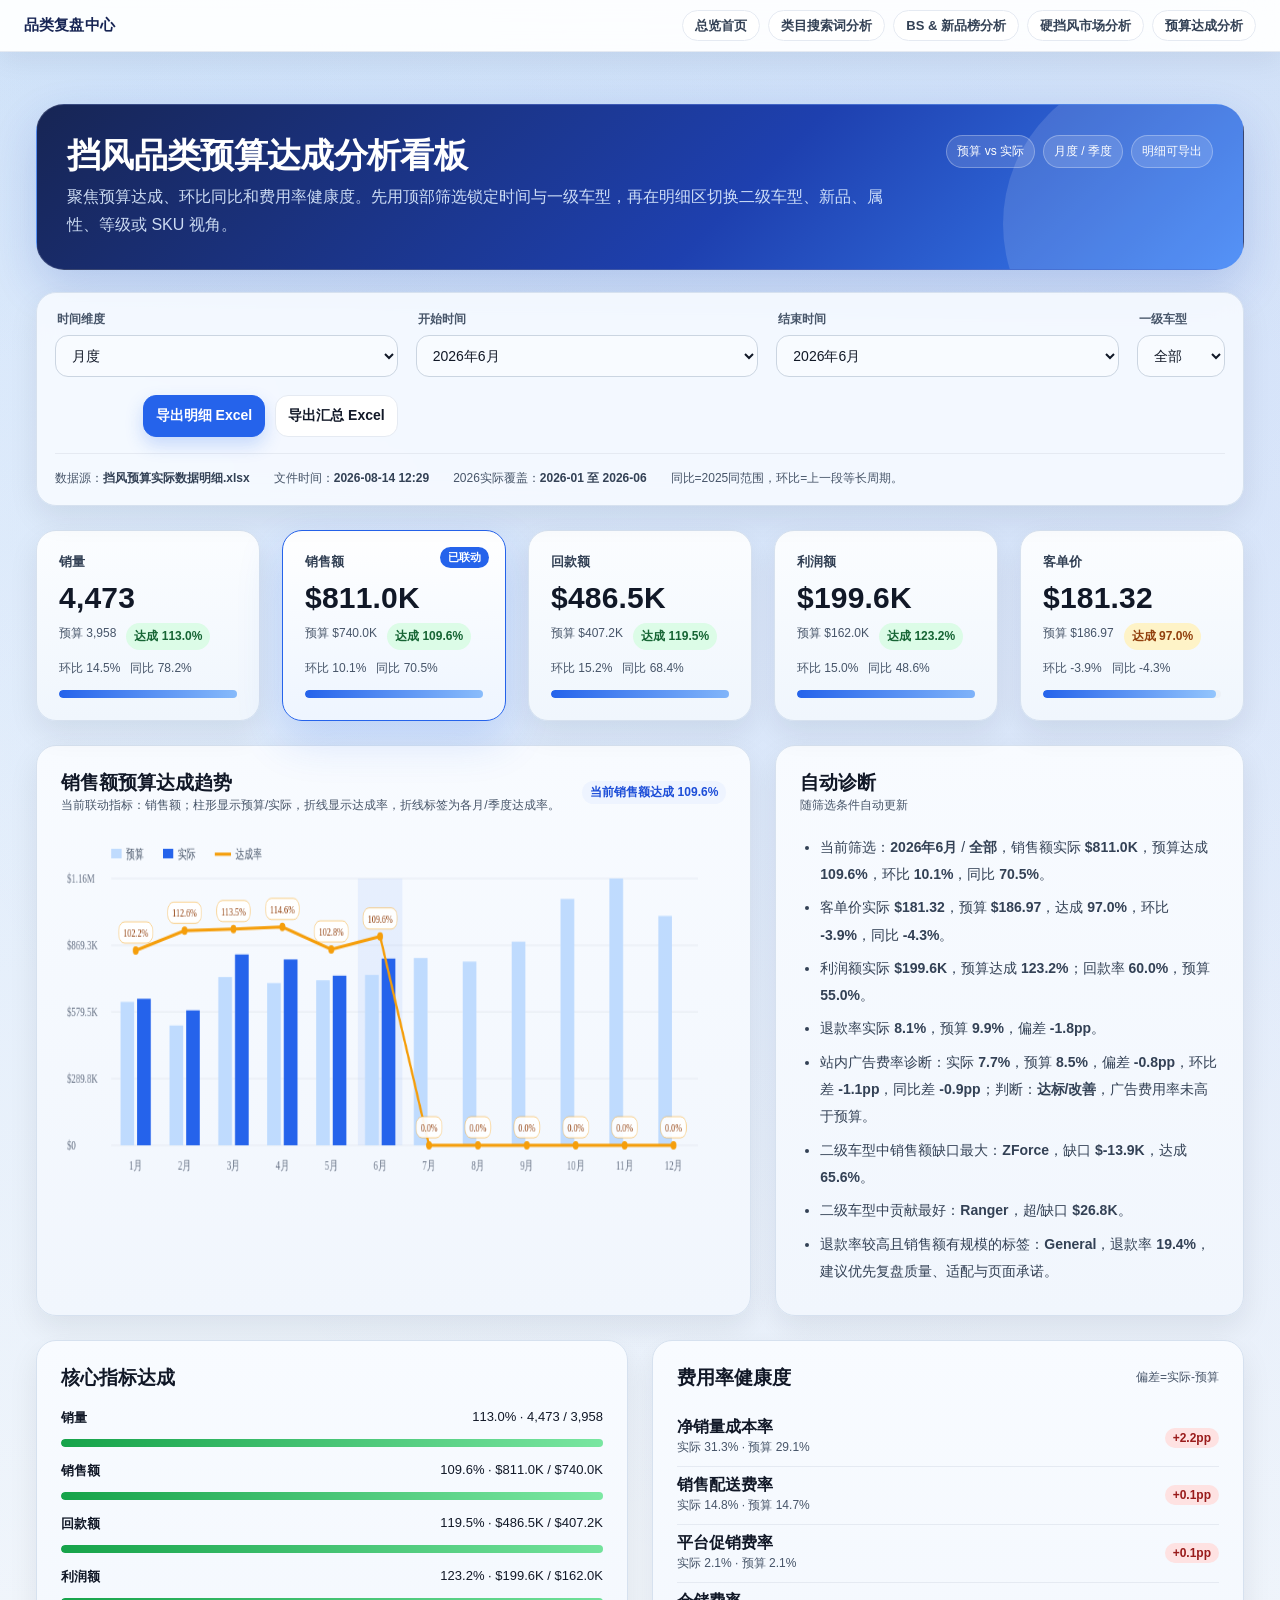
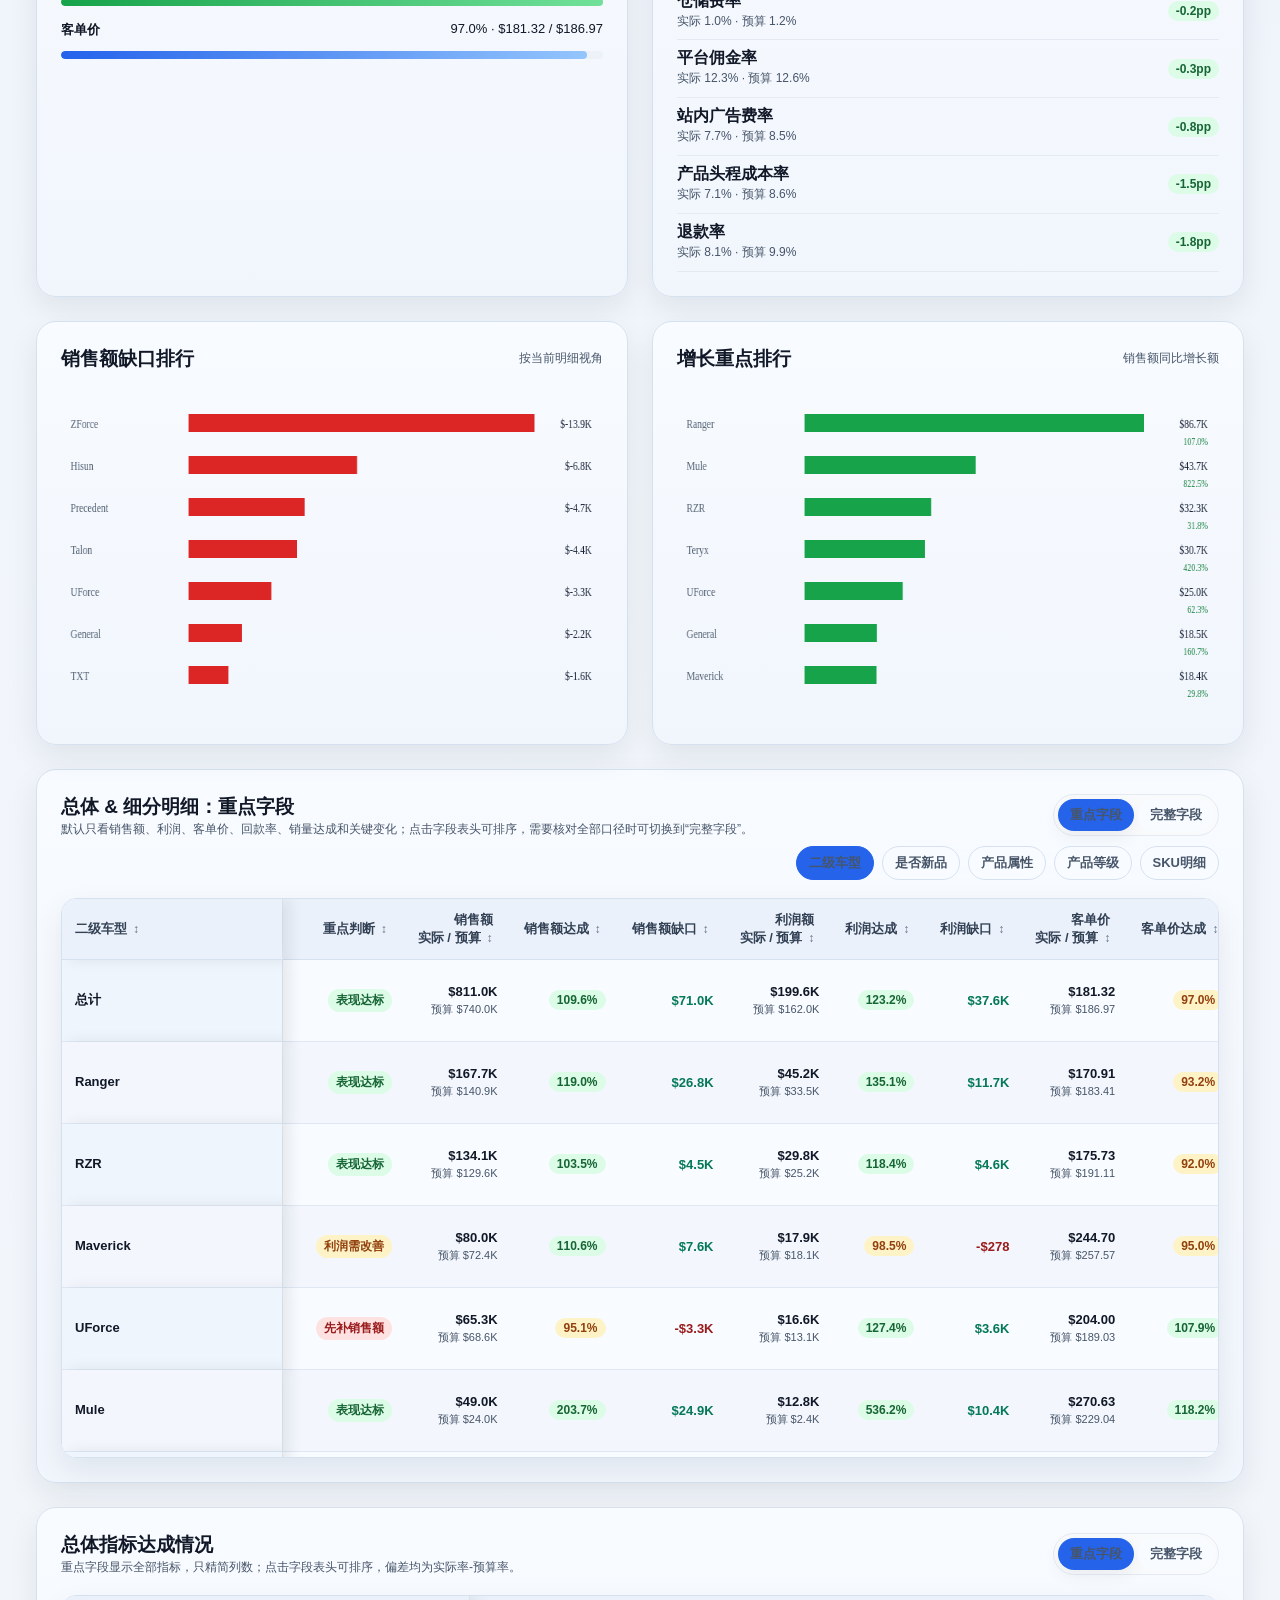
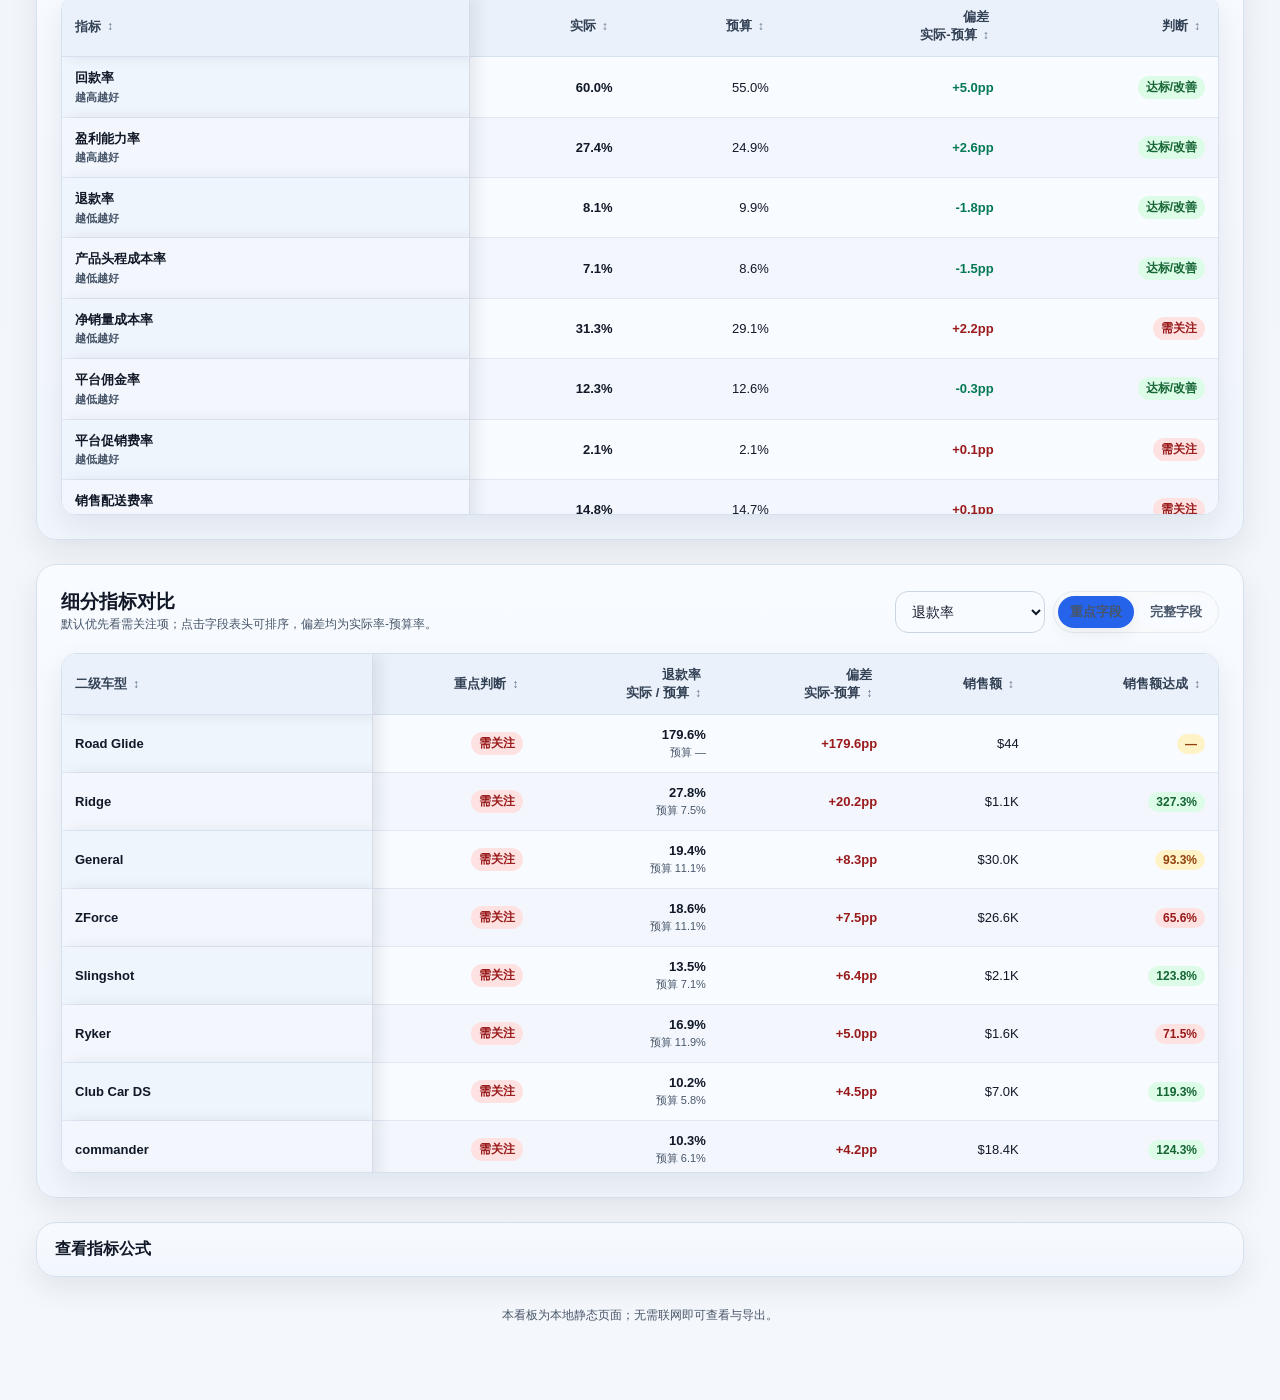
<file: github-pages-upload-ready-20260818-005214-v2/pages/budget-achievement-analysis/index.html>
﻿<!doctype html>
<html lang="zh-CN">
<head>
<meta charset="utf-8">
<meta name="viewport" content="width=device-width,initial-scale=1">
<title>挡风品类预算达成分析看板</title>
<script src="dashboard_data.js"></script>
<style>
:root{
  --page:#f4f7fb;--panel:#ffffff;--panel2:#f8fbff;--ink:#111827;--sub:#475569;--line:#e5eaf2;
  --blue:#2563eb;--blue2:#60a5fa;--navy:#102454;--green:#047857;--red:#991b1b;--amber:#f59e0b;
  --shadow:0 14px 36px rgba(15,23,42,.08);--soft:0 6px 18px rgba(15,23,42,.06);--radius:20px;
}
*{box-sizing:border-box}html{scroll-behavior:smooth}body{margin:0;background:linear-gradient(180deg,#eaf2ff 0,#f4f7fb 330px);font-family:-apple-system,BlinkMacSystemFont,"Segoe UI","Microsoft YaHei",Arial,sans-serif;color:var(--ink)}
.shell{max-width:1440px;margin:0 auto;padding:30px 36px 46px}
.hero{position:relative;overflow:hidden;border-radius:30px;padding:32px 36px;color:#fff;background:radial-gradient(circle at 84% -10%,rgba(147,197,253,.75),transparent 34%),linear-gradient(135deg,#132a63,#2563eb 74%,#60a5fa);box-shadow:var(--shadow)}
.hero:after{content:"";position:absolute;right:-70px;bottom:-110px;width:310px;height:310px;border-radius:50%;background:rgba(255,255,255,.13)}
.hero-top{position:relative;z-index:1;display:flex;align-items:flex-start;justify-content:space-between;gap:20px}h1{margin:0 0 8px;font-size:30px;letter-spacing:.2px}.hero p{margin:0;max-width:920px;line-height:1.7;opacity:.92}.hero-tags{display:flex;gap:8px;flex-wrap:wrap;justify-content:flex-end;min-width:280px}.hero-tag{padding:7px 10px;border:1px solid rgba(255,255,255,.28);border-radius:999px;background:rgba(255,255,255,.14);font-size:12px;white-space:nowrap}
.card{background:var(--panel);border:1px solid var(--line);border-radius:var(--radius);box-shadow:var(--shadow)}
.toolbar{position:sticky;top:14px;z-index:20;margin:22px 0 22px;padding:18px;background:rgba(255,255,255,.95);backdrop-filter:blur(16px)}
.toolbar-inner{display:grid;grid-template-columns:repeat(3,minmax(170px,1fr)) auto;gap:18px;align-items:end}.field label{display:block;margin:0 0 7px 2px;color:var(--sub);font-size:12px;font-weight:650}select,button{height:42px;border:1px solid var(--line);border-radius:13px;background:#fff;color:var(--ink);padding:0 12px;font-size:14px;outline:none}select{width:100%}button{font-weight:750;cursor:pointer;white-space:nowrap}button:hover{transform:translateY(-1px);filter:brightness(.99)}button.primary{border-color:var(--blue);background:var(--blue);color:#fff;box-shadow:0 8px 18px rgba(37,99,235,.22)}.actions{display:flex;gap:10px;justify-content:flex-end}
.meta-line{display:flex;gap:18px 24px;flex-wrap:wrap;margin-top:16px;padding-top:16px;border-top:1px solid var(--line);color:var(--sub);font-size:12px}.meta-line b{color:#334155}
.kpis{display:grid;grid-template-columns:repeat(5,minmax(180px,1fr));gap:22px;margin-top:24px}.kpi{padding:22px}.kpi h3{margin:0;color:var(--sub);font-size:13px;font-weight:800}.value{margin:10px 0 8px;font-size:30px;font-weight:850;letter-spacing:.2px}.sub{display:flex;gap:8px 10px;flex-wrap:wrap;color:var(--sub);font-size:12px;line-height:1.7}.badge{display:inline-flex;align-items:center;padding:3px 8px;border-radius:999px;background:#eef4ff;color:#1d4ed8;font-size:12px;font-weight:800;white-space:nowrap}.good{background:#ecfdf3;color:var(--green)}.bad{background:#fef2f2;color:var(--red)}.warn{background:#fffbeb;color:#b45309}.progress{height:8px;background:#edf2f8;border-radius:999px;overflow:hidden;margin-top:12px}.progress span{display:block;height:100%;border-radius:999px;background:linear-gradient(90deg,#2563eb,#93c5fd)}
.main-grid{display:grid;grid-template-columns:minmax(0,1.45fr) minmax(360px,.95fr);gap:24px;margin-top:24px}.ops-grid{display:grid;grid-template-columns:repeat(2,minmax(360px,1fr));gap:24px;margin-top:24px}.detail-grid{display:grid;grid-template-columns:1fr;gap:24px;margin-top:24px}
.card-pad{padding:24px}.head{display:flex;justify-content:space-between;align-items:center;gap:16px;margin-bottom:18px}.head h2{margin:0;font-size:19px}.hint{color:var(--sub);font-size:12px;line-height:1.65}canvas{display:block;width:100%;height:330px}.trend-card canvas{height:360px}.insights{margin:0;padding-left:20px;color:#334155;line-height:1.95;font-size:14px}.insights li{margin:6px 0}.ops-grid .card{min-height:390px}
.table-card{margin-top:24px;padding:24px}.table-head{align-items:flex-start}.detail-controls{display:flex;flex-direction:column;align-items:flex-end;gap:10px}.head-actions{display:flex;gap:8px;align-items:center;justify-content:flex-end;flex-wrap:wrap}.head-actions select{width:auto;min-width:150px}.view-toggle{display:inline-flex;gap:4px;padding:4px;border:1px solid var(--line);border-radius:999px;background:#f8fafc}.mode-tab{border:0;border-radius:999px;padding:7px 12px;background:transparent;color:#475569;font-size:13px;font-weight:850;cursor:pointer}.mode-tab.active{background:#fff;color:var(--blue);box-shadow:var(--soft)}.tabs{display:flex;gap:8px;flex-wrap:wrap;justify-content:flex-end}.tab{border:1px solid var(--line);border-radius:999px;padding:7px 12px;background:#fff;color:#475569;font-size:13px;font-weight:800;cursor:pointer}.tab.active{background:#eaf1ff;border-color:#bfd5ff;color:var(--blue)}
.table-wrap{max-height:560px;overflow:auto;border:1px solid var(--line);border-radius:15px;background:#fff}table{width:100%;min-width:1120px;border-collapse:separate;border-spacing:0}#amountTable.focus{min-width:1480px}#amountTable.full{min-width:2680px}th,td{padding:12px 13px;border-bottom:1px solid var(--line);text-align:right;font-size:13px;white-space:nowrap}th{position:sticky;top:0;z-index:2;background:#f8fafc;color:#334155;font-weight:850}td:first-child,th:first-child{position:sticky;left:0;text-align:left;min-width:220px;max-width:320px;white-space:normal;line-height:1.35;background:#fff;box-shadow:8px 0 14px rgba(15,23,42,.08),1px 0 0 var(--line)}th:first-child{z-index:6;background:#f8fafc}td:first-child{z-index:4;font-weight:800}tbody tr:hover td{background:#fbfdff}tbody tr:hover td:first-child{background:#fbfdff}.cell-main{font-weight:900;color:#111827}.cell-sub{margin-top:3px;color:var(--sub);font-size:11px}.pos{color:var(--green);font-weight:850}.neg{color:var(--red);font-weight:850}.muted{color:var(--sub)}.change-stack{display:flex;flex-direction:column;gap:3px;align-items:flex-end}.small td:first-child,.small th:first-child{min-width:180px;max-width:260px}.small table{min-width:760px}.small .table-wrap{max-height:520px}
.formula-box{margin-top:24px;padding:0;overflow:hidden}details summary{cursor:pointer;list-style:none;padding:16px 18px;font-weight:850}details summary::-webkit-details-marker{display:none}.formula{border-top:1px solid var(--line);padding:16px 18px;display:grid;grid-template-columns:repeat(2,minmax(260px,1fr));gap:8px 22px;color:#445066;font-size:13px;line-height:1.65;background:var(--panel2)}.foot{text-align:center;color:var(--sub);font-size:12px;padding:30px}
#segment{display:none}
@media(max-width:1180px){.toolbar-inner{grid-template-columns:repeat(3,1fr)}.actions{grid-column:1/-1;justify-content:flex-start}.kpis{grid-template-columns:repeat(2,1fr)}.main-grid,.ops-grid,.detail-grid{grid-template-columns:1fr}.hero-top{display:block}.hero-tags{justify-content:flex-start;margin-top:14px}}
@media(max-width:720px){.shell{padding:18px}.toolbar-inner,.kpis{grid-template-columns:1fr}.actions{display:grid;grid-template-columns:1fr 1fr}h1{font-size:24px}.formula{grid-template-columns:1fr}}
</style>
<!-- unified-category-theme:start -->
<style>
  :root{
    --hub-bg:#eef4fb;
    --hub-bg-2:#f4f7fb;
    --hub-surface:#f8fbff;
    --hub-surface-2:#f1f6fd;
    --hub-ink:#111827;
    --hub-muted:#475569;
    --hub-blue:#2563eb;
    --hub-blue-2:#1d4ed8;
    --hub-blue-dark:#172554;
    --hub-line:#d6e1ef;
    --hub-soft:#eaf2ff;
    --hub-shadow:0 12px 30px rgba(15,23,42,.08);
    --hub-radius:22px;
  }
  html{scroll-behavior:smooth;}
  body{
    background:
      radial-gradient(circle at 8% 0%,rgba(96,165,250,.16),transparent 34%),
      radial-gradient(circle at 92% 8%,rgba(37,99,235,.10),transparent 30%),
      linear-gradient(180deg,#e3edf8 0,#eef4fb 360px,#f4f7fb 100%)!important;
    color:var(--hub-ink)!important;
    font-family:-apple-system,BlinkMacSystemFont,"Segoe UI","Microsoft YaHei",Arial,sans-serif!important;
  }
  body a{color:var(--hub-blue);}

  /* 全站顶部导航 */
  .multipage-site-nav,.topnav{
    position:sticky!important;top:0!important;z-index:9999!important;
    background:rgba(248,251,255,.94)!important;backdrop-filter:blur(16px)!important;
    border-bottom:1px solid var(--hub-line)!important;box-shadow:0 8px 24px rgba(15,23,42,.06)!important;
    font-family:-apple-system,BlinkMacSystemFont,"Segoe UI","Microsoft YaHei",Arial,sans-serif!important;
  }
  .multipage-site-nav .inner,.topnav .navin{max-width:1280px!important;margin:0 auto!important;padding:10px 24px!important;display:flex!important;align-items:center!important;justify-content:space-between!important;gap:14px!important;}
  .multipage-site-nav .title,.topnav .brand{font-size:15px!important;font-weight:900!important;color:var(--hub-blue-dark)!important;letter-spacing:.01em!important;white-space:nowrap!important;}
  .multipage-site-nav .links,.topnav .navlinks{display:flex!important;gap:8px!important;flex-wrap:wrap!important;}
  .multipage-site-nav a,.topnav a{display:inline-flex!important;align-items:center!important;text-decoration:none!important;color:#334155!important;background:#fff!important;border:1px solid var(--hub-line)!important;border-radius:999px!important;padding:8px 12px!important;font-size:13px!important;line-height:1!important;font-weight:760!important;box-shadow:none!important;}
  .multipage-site-nav a:hover,.topnav a:hover{color:var(--hub-blue)!important;background:var(--hub-soft)!important;border-color:#b7cff7!important;}

  /* 页面标题区统一为深蓝渐变，强化辨识度 */
  body>section.hero,body>header.hero,main.shell>header.hero,body>.wrap>header,body.page-market header{
    background:linear-gradient(135deg,#172554 0%,#1e40af 58%,#3b82f6 100%)!important;
    color:#fff!important;border:1px solid rgba(255,255,255,.14)!important;
    box-shadow:0 18px 45px rgba(30,64,175,.18)!important;
  }
  body>section.hero,body>header.hero{padding:42px 28px 34px!important;}
  main.shell>header.hero,body>.wrap>header,body.page-market header{border-radius:28px!important;padding:30px!important;margin:22px 0 20px!important;}
  body>section.hero .wrap,body>header.hero .wrap{max-width:1280px!important;}
  body>section.hero h1,body>header.hero h1,main.shell>header.hero h1,body>.wrap>header h1,body.page-market header h1,.hero h1{color:#fff!important;font-size:34px!important;line-height:1.18!important;letter-spacing:-.02em!important;font-weight:900!important;}
  body>section.hero p,body>header.hero p,main.shell>header.hero p,body>.wrap>header .subtitle,main.shell>header.hero .subtitle,body.page-market header p,.hero p{color:#dbeafe!important;line-height:1.75!important;}
  body>.wrap>header .badge,main.shell>header.hero .badge,.hero .badge,body.page-market header .badge,.eyebrow{background:rgba(255,255,255,.14)!important;color:#dbeafe!important;border:1px solid rgba(255,255,255,.25)!important;border-radius:999px!important;}

  /* 内容卡片：统一浅蓝白，减少纯白刺眼，同时保证文字对比度 */
  body :where(.card,.kpi-card,.mini,.share-card,.kem-bs-card,.product,.table-card,.toolbar,.filters,.table-wrap,.tableBox,.summary-box,.formula-box){
    background:linear-gradient(180deg,var(--hub-surface) 0%,var(--hub-surface-2) 100%)!important;
    color:var(--hub-ink)!important;
    border-color:var(--hub-line)!important;
    box-shadow:var(--hub-shadow)!important;
  }
  body :where(.kpi,.kpis .kpi){
    background:linear-gradient(180deg,#fbfdff 0%,#f0f6fd 100%)!important;
    color:var(--hub-ink)!important;
    border-color:var(--hub-line)!important;
    box-shadow:var(--hub-shadow)!important;
  }
  body :where(h1,h2,h3,h4,.value,.kpi-value,.share-brand,.kem-bs-title){color:var(--hub-ink)!important;}
  body :where(.hero h1,header h1,body>section.hero h1,body>header.hero h1,main.shell>header.hero h1,body>.wrap>header h1,body.page-market header h1){color:#fff!important;}
  body :where(.muted,.subtitle,.hint,.kpi-label,.kpi-sub,.kpi .name,.kpi .delta,.sub,.share-label,.kem-bs-label,.meta,small){color:var(--hub-muted)!important;}
  body :where(.hero .subtitle,body>section.hero p,body>header.hero p,main.shell>header.hero p,body>.wrap>header .subtitle,body.page-market header p){color:#dbeafe!important;}

  /* 筛选与分页：统一底色，但保留状态色、业务标签、图表颜色 */
  body :where(select,input){background:#f8fbff!important;color:var(--hub-ink)!important;border-color:#cbd5e1!important;}
  body :where(.page-tabs,.pageTabs,.tabs,.filters,.toolbar){background:rgba(248,251,255,.88)!important;backdrop-filter:blur(14px)!important;border-color:var(--hub-line)!important;}
  body :where(.tab,.mode-tab,.page-tabs a,.pageTabs button,.switches button,.pager button){background:#f8fbff!important;color:#334155!important;border-color:var(--hub-line)!important;}
  body :where(.tab.active,.mode-tab.active,.page-tabs a.active,.pageTabs button.active,.switches button.active){background:var(--hub-blue)!important;color:#fff!important;border-color:var(--hub-blue)!important;}
  body :where(button.primary,.btn.primary){background:var(--hub-blue)!important;color:#fff!important;border-color:var(--hub-blue)!important;}

  /* 表格：统一可读性 */
  body table{background:#f8fbff!important;color:var(--hub-ink)!important;}
  body th{background:#eaf1fa!important;color:#263447!important;border-bottom-color:var(--hub-line)!important;}
  body td{color:#111827!important;border-bottom-color:#dfe8f3!important;}
  body tbody tr:nth-child(even) td{background:#f3f7fd!important;}
  body tbody tr:hover td{background:#eef5ff!important;}
  body :where(td:first-child,th:first-child){background:#eef5fc!important;}
  body :where(tbody tr:hover td:first-child){background:#eef5ff!important;}

  /* 硬挡风页原来是深色图表，统一浅色后单独补强图表轴线、说明条和热力表清晰度 */
  body.page-market{--text:var(--hub-ink);--muted:#334155;--grid:#d8e3f0;--panel:var(--hub-surface);--panel2:var(--hub-surface-2);--card:var(--hub-surface);}
  body.page-market .fieldGuide{background:#e6f6fb!important;color:#174151!important;border-color:#9bd9e7!important;}
  body.page-market .fieldGuide b{color:#0f3a4a!important;}
  body.page-market .axis{stroke:#475569!important;opacity:.75!important;}
  body.page-market .gridline{stroke:#d8e3f0!important;opacity:1!important;}
  body.page-market svg text{fill:#334155!important;}
  body.page-market .dot{stroke:#f8fbff!important;}
  body.page-market .heatCell{border-color:#d8e3f0!important;color:#111827!important;}
  body.page-market .pill{background:#eaf2ff!important;color:#1d4ed8!important;}
  body.page-market .pos{color:#059669!important;}
  body.page-market .neg{color:#991b1b!important;}

  @media(max-width:820px){.multipage-site-nav .inner,.topnav .navin{align-items:flex-start!important;flex-direction:column!important}.multipage-site-nav .links,.topnav .navlinks{width:100%!important;overflow:auto!important;flex-wrap:nowrap!important}.hero h1,body>section.hero h1,body>header.hero h1,body.page-market header h1{font-size:28px!important}}
</style>
<!-- unified-category-theme:end -->
<!-- readability-audit-fix:start -->
<style>
  body.page-budget{--green:#047857;--red:#991b1b;--sub:#475569;}
  body.page-budget .pos{color:#047857!important;font-weight:900!important;}
  body.page-budget .neg{color:#991b1b!important;font-weight:900!important;}
  body.page-budget .good{background:#dcfce7!important;color:#166534!important;font-weight:900!important;}
  body.page-budget .bad{background:#fee2e2!important;color:#991b1b!important;font-weight:900!important;}
  body.page-budget .warn{background:#fef3c7!important;color:#92400e!important;font-weight:900!important;}
  body.page-budget .sub,body.page-budget .hint,body.page-budget .muted,body.page-budget .cell-sub,body.page-budget .tab,body.page-budget .mode-tab{color:#475569!important;}
  body.page-budget th{color:#334155!important;}
  body.page-budget .kpi h3{color:#334155!important;}
</style>
<!-- readability-audit-fix:end -->

<!-- sort-highlight-fix:start -->
<style>
  body.page-budget th.sortable{cursor:pointer!important;user-select:none!important;padding-right:18px!important;transition:background .15s ease,color .15s ease,box-shadow .15s ease;}
  body.page-budget th.sortable::after{content:'↕';display:inline-block;margin-left:6px;color:#64748b;font-size:12px;font-weight:900;}
  body.page-budget th.sort-asc,body.page-budget th.sort-desc{background:linear-gradient(135deg,#1d4ed8,#2563eb)!important;color:#fff!important;box-shadow:inset 0 -3px 0 #f59e0b,0 0 0 2px rgba(37,99,235,.18)!important;}
  body.page-budget th.sort-asc::after{content:'↑';color:#fff!important;}
  body.page-budget th.sort-desc::after{content:'↓';color:#fff!important;}
  body.page-budget th.sort-asc:first-child,body.page-budget th.sort-desc:first-child{background:linear-gradient(135deg,#1d4ed8,#2563eb)!important;color:#fff!important;}
  body.page-budget .sort-chip{display:inline-flex;align-items:center;margin-left:6px;padding:2px 6px;border-radius:999px;background:#f59e0b;color:#111827;font-size:11px;font-weight:900;vertical-align:middle;}
</style>
<!-- sort-highlight-fix:end -->

<style>
  body.page-budget .kpi{cursor:pointer!important;transition:transform .16s ease,box-shadow .16s ease,border-color .16s ease,background .16s ease;position:relative;}
  body.page-budget .kpi:hover{transform:translateY(-2px);box-shadow:0 18px 42px rgba(37,99,235,.14)!important;border-color:#bfdbfe!important;}
  body.page-budget .kpi.active{border-color:#2563eb!important;background:linear-gradient(180deg,#ffffff 0,#eef5ff 100%)!important;box-shadow:0 18px 46px rgba(37,99,235,.18)!important;}
  body.page-budget .kpi.active::after{content:'\5df2\8054\52a8';position:absolute;right:16px;top:16px;padding:3px 8px;border-radius:999px;background:#2563eb;color:#fff;font-size:11px;font-weight:900;}
</style>

</head>
<body class="page-budget">
<style>
.multipage-site-nav{position:sticky!important;top:0!important;z-index:9999!important;background:rgba(255,255,255,.94)!important;backdrop-filter:blur(16px)!important;border-bottom:1px solid #e5eaf2!important;box-shadow:0 8px 28px rgba(15,23,42,.06)!important;font-family:-apple-system,BlinkMacSystemFont,"Segoe UI","Microsoft YaHei",Arial,sans-serif!important}
.multipage-site-nav .inner{max-width:1280px!important;margin:0 auto!important;padding:10px 24px!important;display:flex!important;align-items:center!important;justify-content:space-between!important;gap:14px!important}
.multipage-site-nav .title{font-size:15px!important;font-weight:900!important;color:#172554!important;white-space:nowrap!important}
.multipage-site-nav .links{display:flex!important;gap:8px!important;flex-wrap:wrap!important}
.multipage-site-nav a{display:inline-flex!important;align-items:center!important;text-decoration:none!important;color:#334155!important;background:#fff!important;border:1px solid #e5eaf2!important;border-radius:999px!important;padding:8px 12px!important;font-size:13px!important;line-height:1!important;font-weight:750!important}
.multipage-site-nav a:hover{color:#2563eb!important;background:#eff6ff!important;border-color:#bfdbfe!important}
@media(max-width:760px){.multipage-site-nav .inner{align-items:flex-start!important;flex-direction:column!important}.multipage-site-nav .links{width:100%!important;overflow:auto!important;flex-wrap:nowrap!important}}
</style>
<div class="multipage-site-nav">
  <div class="inner">
    <div class="title">品类复盘中心</div>
    <div class="links">
      <a href="../../index.html">总览首页</a>
      <a href="../aba-search-analysis.html">类目搜索词分析</a>
      <a href="../bs-new-release-analysis/index.html">BS & 新品榜分析</a>
      <a href="../windshield-market-analysis.html">硬挡风市场分析</a>
      <a href="./index.html">预算达成分析</a>
    </div>
  </div>
</div>

<main class="shell">
  <header class="hero">
    <div class="hero-top">
      <div>
        <h1>挡风品类预算达成分析看板</h1>
        <p>聚焦预算达成、环比同比和费用率健康度。先用顶部筛选锁定时间与一级车型，再在明细区切换二级车型、新品、属性、等级或 SKU 视角。</p>
      </div>
      <div class="hero-tags"><span class="hero-tag">预算 vs 实际</span><span class="hero-tag">月度 / 季度</span><span class="hero-tag">明细可导出</span></div>
    </div>
  </header>

  <section class="toolbar card">
    <div class="toolbar-inner">
      <div class="field"><label>时间维度</label><select id="grain"><option value="month">月度</option><option value="quarter">季度</option></select></div>
      <div class="field"><label>开始时间</label><select id="periodStart"></select></div>
      <div class="field"><label>结束时间</label><select id="periodEnd"></select></div>
      <div class="field"><label>一级车型</label><select id="vehicle"></select></div>
      <div class="actions"><button class="primary" id="exportDetail">导出明细 Excel</button><button id="exportSummary">导出汇总 Excel</button></div>
    </div>
    <div class="meta-line"><span>数据源：<b id="sourceName"></b></span><span>文件时间：<b id="sourceMtime"></b></span><span>2026实际覆盖：<b id="coverage"></b></span><span>同比=2025同范围，环比=上一段等长周期。</span></div>
  </section>
  <select id="segment"><option value="sec">二级车型</option><option value="isNew">是否新品</option><option value="attr">产品属性</option><option value="grade">产品等级</option><option value="sku">SKU明细</option></select>

  <section id="kpiCards" class="kpis"></section>

  <section class="main-grid">
    <div class="card card-pad trend-card"><div class="head"><div><h2 id="trendTitle">销售额预算达成趋势</h2><div class="hint" id="trendHint">点击顶部指标卡可切换销量、销售额、回款额、利润额、客单价；柱形=预算/实际，折线=达成率。</div></div><span class="badge" id="trendBadge"></span></div><canvas id="trendCanvas" width="900" height="340"></canvas></div>
    <div class="card card-pad"><div class="head"><div><h2>自动诊断</h2><div class="hint">随筛选条件自动更新</div></div></div><ul class="insights" id="insights"></ul></div>
  </section>

  <section class="ops-grid">
    <div class="card card-pad"><div class="head"><h2>核心指标达成</h2></div><div id="coreBars"></div></div>
    <div class="card card-pad"><div class="head"><h2>费用率健康度</h2><span class="hint">偏差=实际-预算</span></div><div id="rateCards"></div></div>
    <div class="card card-pad"><div class="head"><h2>销售额缺口排行</h2><span class="hint">按当前明细视角</span></div><canvas id="rankCanvas" width="680" height="330"></canvas></div>
    <div class="card card-pad"><div class="head"><h2>增长重点排行</h2><span class="hint">销售额同比增长额</span></div><canvas id="growthCanvas" width="680" height="330"></canvas></div>
  </section>

  <section class="card table-card">
    <div class="head table-head"><div><h2>总体 & 细分明细：重点字段</h2><div class="hint">默认只看销售额、利润、客单价、回款率、销量达成和关键变化；点击字段表头可排序，需要核对全部口径时可切换到“完整字段”。</div></div><div class="detail-controls"><div class="view-toggle" id="fieldToggle"><span class="mode-tab active" data-mode="focus">重点字段</span><span class="mode-tab" data-mode="full">完整字段</span></div><div class="tabs" id="quickTabs"></div></div></div>
    <div class="table-wrap"><table id="amountTable" class="focus"></table></div>
  </section>

  <section class="detail-grid">
    <div class="card card-pad small"><div class="head"><div><h2>总体指标达成情况</h2><div class="hint">重点字段显示全部指标，只精简列数；点击字段表头可排序，偏差均为实际率-预算率。</div></div><div class="view-toggle" id="rateToggle"><span class="mode-tab active" data-mode="focus">重点字段</span><span class="mode-tab" data-mode="full">完整字段</span></div></div><div class="table-wrap"><table id="rateTable"></table></div></div>
    <div class="card card-pad small"><div class="head"><div><h2>细分指标对比</h2><div class="hint">默认优先看需关注项；点击字段表头可排序，偏差均为实际率-预算率。</div></div><div class="head-actions"><select id="rateSelect"></select><div class="view-toggle" id="segRateToggle"><span class="mode-tab active" data-mode="focus">重点字段</span><span class="mode-tab" data-mode="full">完整字段</span></div></div></div><div class="table-wrap"><table id="segmentRateTable"></table></div></div>
  </section>

  <details class="card formula-box"><summary>查看指标公式</summary><div class="formula"><div>退款率 = 退款额 / 销售额（GMV）</div><div>产品头程成本率 = 产品头程成本 / 销售收入净额</div><div>净销量成本率 = 净销量成本 / 销售收入净额</div><div>回款率 = 回款额 / 销售额（GMV）</div><div>盈利能力率 = 盈利能力额 / 销售收入净额</div><div>平台佣金率 = 平台佣金 / 销售收入净额</div><div>平台促销费率 = 平台促销费 / 销售额（GMV）</div><div>销售配送费率 = 销售配送费 / 销售收入净额</div><div>仓储费率 = 仓储费 / 销售收入净额</div><div>站内广告费率 = 站内广告花费 / 销售收入净额</div><div>客单价 = 销售额（GMV） / 销量</div></div></details>
  <div class="foot">本看板为本地静态页面；无需联网即可查看与导出。</div>
</main>
<script>
const D=window.DASH_DATA,rows=D.rows,$=id=>document.getElementById(id);
const keys=['qty','gmv','collection','profit','refund','promo','net','cost','head','commission','delivery','storage','ads'];
const cn={qty:'销量',gmv:'销售额',collection:'回款额',profit:'盈利能力额',aov:'客单价',refund:'退款额',promo:'平台促销费',net:'销售收入净额',cost:'净销量成本',head:'产品头程成本',commission:'平台佣金',delivery:'销售配送费',storage:'仓储费',ads:'站内广告花费'};
const am=[['qty','销量','int'],['gmv','销售额','money'],['collection','回款额','money'],['profit','利润额','money'],['aov','客单价','price']];
let trendMetric='gmv';const amountMeta=Object.fromEntries(am.map(m=>[m[0],{label:m[1],type:m[2]}]));
let amountMode='focus';
let rateMode='focus',segRateMode='focus';
const rates=[['refundRate','退款率','refund','gmv','low'],['headCostRate','产品头程成本率','head','net','low'],['costRate','净销量成本率','cost','net','low'],['collectionRate','回款率','collection','gmv','high'],['profitRate','盈利能力率','profit','net','high'],['commissionRate','平台佣金率','commission','net','low'],['promoRate','平台促销费率','promo','gmv','low'],['deliveryRate','销售配送费率','delivery','net','low'],['storageRate','仓储费率','storage','net','low'],['adsRate','站内广告费率','ads','net','low']];
const dimCN={sec:'二级车型',third:'三级车型',isNew:'是否新品',attr:'产品属性',grade:'产品等级',sku:'SKU'};
function fmt(n,t='money'){n=+n||0;if(t==='int')return Math.round(n).toLocaleString('zh-CN');if(t==='price')return '$'+n.toLocaleString('zh-CN',{minimumFractionDigits:2,maximumFractionDigits:2});let a=Math.abs(n);if(a>=1e6)return '$'+(n/1e6).toFixed(2)+'M';if(a>=1e3)return '$'+(n/1e3).toFixed(1)+'K';return '$'+n.toLocaleString('zh-CN',{maximumFractionDigits:0})}
function raw(n,d=0){return (+n||0).toLocaleString('zh-CN',{maximumFractionDigits:d})}function pct(n){return n==null||!isFinite(n)?'—':(n*100).toFixed(1)+'%'}function pp(n){return n==null||!isFinite(n)?'—':((n*100)>0?'+':'')+(n*100).toFixed(1)+'pp'}function div(a,b){return b?a/b:null}function dp(a,b){return b?a/b-1:null}
function sum(rs,kind='actual'){let o={};keys.forEach(k=>o[k]=0);rs.forEach(r=>keys.forEach(k=>o[k]+=+(r[kind]&&r[kind][k]||0)));o.aov=div(o.gmv,o.qty)||0;return o}function rate(s,d){return div(s[d[2]],s[d[3]])}
function periodIdx(v){if(!v)return 1;if(v.includes('Q'))return +v.slice(-1);return +v.split('-')[1]}
function periodText(id){let el=$(id);return el&&el.selectedOptions[0]?el.selectedOptions[0].textContent:''}
function syncPeriodRange(changed){let s=$('periodStart'),e=$('periodEnd');if(!s||!e)return;let si=periodIdx(s.value),ei=periodIdx(e.value);if(si>ei){if(changed==='start')e.value=s.value;else s.value=e.value}}
function months(){syncPeriodRange();let s=periodIdx($('periodStart').value),e=periodIdx($('periodEnd').value),out=[];if(s>e){let t=s;s=e;e=t}if($('grain').value==='quarter'){for(let q=s;q<=e;q++)out.push((q-1)*3+1,(q-1)*3+2,(q-1)*3+3)}else{for(let m=s;m<=e;m++)out.push(m)}return out}
function norm(m){return m<1?{year:2025,month:m+12}:m>12?{year:2027,month:m-12}:{year:2026,month:m}}function prev(ms){let l=ms.length,s=Math.min(...ms)-l;return Array.from({length:l},(_,i)=>norm(s+i))}function yoy(ms){return ms.map(m=>({year:2025,month:m}))}
function seg(r,d){return d==='sku'?(r.sku||r.platformSku||'未标记'):(r[d]||'未标记')}function byPairs(ps,veh,dim,label){let set=new Set(ps.map(p=>p.year+'-'+p.month));return rows.filter(r=>set.has(r.year+'-'+r.month)&&(veh==='全部'||r.vehicle===veh)&&(!dim||label===undefined||seg(r,dim)===label))}function cur(veh){let ms=months();return rows.filter(r=>r.year===2026&&ms.includes(r.month)&&(veh==='全部'||r.vehicle===veh))}function grp(rs,d){let m=new Map();rs.forEach(r=>{let k=seg(r,d);if(!m.has(k))m.set(k,[]);m.get(k).push(r)});return new Map([...m].sort((a,b)=>sum(b[1]).gmv-sum(a[1]).gmv))}function ctx(){let ms=months(),v=$('vehicle').value;return{c:byPairs(ms.map(m=>({year:2026,month:m})),v),p:byPairs(prev(ms),v),y:byPairs(yoy(ms),v)}}function periodLabel(){let a=periodText('periodStart'),b=periodText('periodEnd');return a&&b&&a!==b?a+' 至 '+b:(a||b||'')}
function init(){$("sourceName").textContent=D.sourceName;$("sourceMtime").textContent=D.sourceMtime;$("coverage").textContent=D.actualCoverage;$('vehicle').innerHTML='<option value="全部">全部</option>'+D.vehicles.map(v=>`<option>${v}</option>`).join('');rates.forEach(d=>$('rateSelect').insertAdjacentHTML('beforeend',`<option value="${d[0]}">${d[1]}</option>`));fillPeriods();let tabs=[['sec','二级车型'],['isNew','是否新品'],['attr','产品属性'],['grade','产品等级'],['sku','SKU明细']];$('quickTabs').innerHTML=tabs.map((t,i)=>`<span class="tab ${i?'':'active'}" data-dim="${t[0]}">${t[1]}</span>`).join('');$('quickTabs').onclick=e=>{if(e.target.dataset.dim){$('segment').value=e.target.dataset.dim;document.querySelectorAll('.tab').forEach(x=>x.classList.toggle('active',x.dataset.dim===$('segment').value));render()}};$('fieldToggle').onclick=e=>{if(e.target.dataset.mode){amountMode=e.target.dataset.mode;document.querySelectorAll('#fieldToggle .mode-tab').forEach(x=>x.classList.toggle('active',x.dataset.mode===amountMode));amountTable()}};$('rateToggle').onclick=e=>{if(e.target.dataset.mode){rateMode=e.target.dataset.mode;document.querySelectorAll('#rateToggle .mode-tab').forEach(x=>x.classList.toggle('active',x.dataset.mode===rateMode));rateTable()}};$('segRateToggle').onclick=e=>{if(e.target.dataset.mode){segRateMode=e.target.dataset.mode;document.querySelectorAll('#segRateToggle .mode-tab').forEach(x=>x.classList.toggle('active',x.dataset.mode===segRateMode));segRateTable()}};$('kpiCards').onclick=e=>{let card=e.target.closest('.kpi[data-metric]');if(card){trendMetric=card.dataset.metric;renderKpi();drawTrend()}};['grain','periodStart','periodEnd','vehicle','segment','rateSelect'].forEach(id=>$(id).onchange=()=>{if(id==='grain')fillPeriods();if(id==='periodStart'||id==='periodEnd')syncPeriodRange(id==='periodStart'?'start':'end');if(id==='segment')document.querySelectorAll('.tab').forEach(x=>x.classList.toggle('active',x.dataset.dim===$('segment').value));render()});$('exportDetail').onclick=exportDetail;$('exportSummary').onclick=exportSummary;render()}
function fillPeriods(){let isQ=$('grain').value==='quarter',opts=isQ?[1,2,3,4].map(q=>({idx:q,val:'2026-Q'+q,txt:'2026\u5e74Q'+q})):Array.from({length:12},(_,i)=>({idx:i+1,val:'2026-'+String(i+1).padStart(2,'0'),txt:'2026\u5e74'+(i+1)+'\u6708'})),html=opts.map(o=>'<option value="'+o.val+'">'+o.txt+'</option>').join(''),s=$('periodStart'),e=$('periodEnd'),oldS=s.value,oldE=e.value;s.innerHTML=html;e.innerHTML=html;if(isQ){s.value=/Q/.test(oldS)?oldS:'2026-Q2';e.value=/Q/.test(oldE)?oldE:'2026-Q2'}else{s.value=/Q/.test(oldS)?'2026-06':(oldS||'2026-06');e.value=/Q/.test(oldE)?'2026-06':(oldE||'2026-06')}syncPeriodRange()}function render(){if($('segment').value==='third')$('segment').value='sec';renderKpi();drawTrend();bars();rateCards();drawRank();drawGrowthRank();amountTable();rateTable();segRateTable();insights()}
function renderKpi(){let x=ctx(),a=sum(x.c),b=sum(x.c,'budget'),p=sum(x.p),y=sum(x.y);$('kpiCards').innerHTML=am.map(m=>{let av=a[m[0]],bv=b[m[0]],ach=div(av,bv),cls=ach==null?'warn':ach>=1?'good':ach>=.9?'warn':'bad',active=m[0]===trendMetric?' active':'';return `<div class="card kpi${active}" data-metric="${m[0]}" title="${m[1]}趋势联动"><h3>${m[1]}</h3><div class="value">${fmt(av,m[2])}</div><div class="sub"><span>预算 ${fmt(bv,m[2])}</span><span class="badge ${cls}">达成 ${pct(ach)}</span><span>环比 ${pct(dp(av,p[m[0]]))}</span><span>同比 ${pct(dp(av,y[m[0]]))}</span></div><div class="progress"><span style="width:${Math.min(130,(ach||0)*100)}%"></span></div></div>`}).join('')}
function units(){return $('grain').value==='quarter'?[1,2,3,4].map(q=>({lab:'Q'+q,ms:[(q-1)*3+1,(q-1)*3+2,(q-1)*3+3]})):Array.from({length:12},(_,i)=>({lab:(i+1)+'月',ms:[i+1]}))}
function trendMeta(){return amountMeta[trendMetric]||amountMeta.gmv}
function drawPointLabel(g,txt,x,y){if(!txt||txt==='—')return;g.save();g.font='11px Microsoft YaHei';let w=g.measureText(txt).width+12,h=20,yy=y-27;if(yy<4)yy=y+11;g.fillStyle='rgba(255,255,255,.92)';g.strokeStyle='rgba(245,158,11,.45)';g.lineWidth=1;g.beginPath();g.roundRect?g.roundRect(x-w/2,yy,w,h,8):g.rect(x-w/2,yy,w,h);g.fill();g.stroke();g.fillStyle='#92400e';g.textAlign='center';g.fillText(txt,x,yy+14);g.restore()}
function drawTrend(){let meta=trendMeta(),key=trendMetric,label=meta.label,type=meta.type,title=$('trendTitle'),hint=$('trendHint');if(title)title.textContent=label+'预算达成趋势';if(hint)hint.textContent='当前联动指标：'+label+'；柱形显示预算/实际，折线显示达成率，折线标签为各月/季度达成率。';let c=$('trendCanvas'),g=c.getContext('2d'),W=c.width,H=c.height,veh=$('vehicle').value;g.clearRect(0,0,W,H);let vs=units().map(u=>{let rs=rows.filter(r=>r.year===2026&&u.ms.includes(r.month)&&(veh==='全部'||r.vehicle===veh)),sa=sum(rs),sb=sum(rs,'budget'),a=sa[key],b=sb[key];return{...u,a,b,ach:div(a,b)}}),max=Math.max(...vs.flatMap(v=>[v.a,v.b]).filter(v=>isFinite(v)),1),pad={l:68,r:38,t:42,b:46},cw=W-pad.l-pad.r,ch=H-pad.t-pad.b;g.strokeStyle='#e6ebf2';g.fillStyle='#687386';g.font='12px Microsoft YaHei';g.textAlign='left';for(let i=0;i<=4;i++){let y=pad.t+ch*i/4;g.beginPath();g.moveTo(pad.l,y);g.lineTo(W-pad.r,y);g.stroke();g.fillText(fmt(max*(1-i/4),type),8,y+4)}g.font='12px Microsoft YaHei';let step=cw/vs.length,bw=Math.min(26,step*.28),pts=[],selMs=months();vs.forEach((v,i)=>{let x=pad.l+step*i+step/2;if(v.ms.some(m=>selMs.includes(m))){g.fillStyle='rgba(37,99,235,.07)';g.fillRect(x-step/2+3,pad.t,Math.max(1,step-6),ch)}let hb=ch*(v.b||0)/max,ha=ch*(v.a||0)/max;g.fillStyle='#bfdbfe';g.fillRect(x-bw-2,pad.t+ch-hb,bw,hb);g.fillStyle='#2563eb';g.fillRect(x+2,pad.t+ch-ha,bw,ha);g.fillStyle='#687386';g.textAlign='center';g.fillText(v.lab,x,pad.t+ch+23);pts.push([x,pad.t+ch-(Math.min(v.ach||0,1.4)/1.4)*ch,v.ach])});g.strokeStyle='#f59e0b';g.lineWidth=3;g.beginPath();pts.forEach((p,i)=>i?g.lineTo(p[0],p[1]):g.moveTo(p[0],p[1]));g.stroke();pts.forEach(p=>{g.fillStyle='#f59e0b';g.beginPath();g.arc(p[0],p[1],4,0,7);g.fill();drawPointLabel(g,pct(p[2]),p[0],p[1])});g.font='12px Microsoft YaHei';g.textAlign='left';g.fillStyle='#bfdbfe';g.fillRect(pad.l,14,14,9);g.fillStyle='#475569';g.fillText('预算',pad.l+20,23);g.fillStyle='#2563eb';g.fillRect(pad.l+70,14,14,9);g.fillStyle='#475569';g.fillText('实际',pad.l+90,23);g.strokeStyle='#f59e0b';g.lineWidth=3;g.beginPath();g.moveTo(pad.l+140,19);g.lineTo(pad.l+162,19);g.stroke();g.fillStyle='#475569';g.fillText('达成率',pad.l+168,23);let sel=vs.filter(v=>months().some(m=>v.ms.includes(m))).reduce((o,v)=>(o.a+=v.a||0,o.b+=v.b||0,o),{a:0,b:0});$('trendBadge').textContent='当前'+label+'达成 '+pct(div(sel.a,sel.b))}
function bars(){let x=ctx(),a=sum(x.c),b=sum(x.c,'budget');$('coreBars').innerHTML=am.map(m=>{let ach=div(a[m[0]],b[m[0]]);return `<div style="margin:0 0 15px"><div style="display:flex;justify-content:space-between;font-size:13px"><b>${m[1]}</b><span>${pct(ach)} · ${fmt(a[m[0]],m[2])} / ${fmt(b[m[0]],m[2])}</span></div><div class="progress"><span style="width:${Math.min(130,(ach||0)*100)}%;background:${(ach||0)>=1?'linear-gradient(90deg,#16a34a,#86efac)':'linear-gradient(90deg,#2563eb,#93c5fd)'}"></span></div></div>`}).join('')}
function rateCards(){let x=ctx(),a=sum(x.c),b=sum(x.c,'budget'),expenseIds=['refundRate','headCostRate','costRate','commissionRate','promoRate','deliveryRate','storageRate','adsRate'];let items=expenseIds.map(k=>rates.find(d=>d[0]===k)).filter(Boolean).map(d=>{let av=rate(a,d),bv=rate(b,d),diff=(av||0)-(bv||0);return{d:d,av:av,bv:bv,diff:diff}}).sort((a,b)=>b.diff-a.diff);$('rateCards').innerHTML=items.map(o=>{let state=Math.abs(o.diff||0)<.0005?'持平':(o.diff>0?'高于预算':'低于预算'),cls=state==='持平'?'warn':(o.diff>0?'bad':'good');return '<div style="display:flex;justify-content:space-between;align-items:center;padding:8px 0;border-bottom:1px solid var(--line)"><div><b>'+o.d[1]+'</b><div class="hint">实际 '+pct(o.av)+' · 预算 '+pct(o.bv)+'</div></div><span class="badge '+cls+'">'+pp(o.diff)+'</span></div>'}).join('')}
function drawRank(){let c=$('rankCanvas'),g=c.getContext('2d'),W=c.width,H=c.height,d=$('segment').value,v=$('vehicle').value;g.clearRect(0,0,W,H);let gs=[...grp(cur(v),d)].map(([k,rs])=>{let a=sum(rs).gmv,b=sum(rs,'budget').gmv;return{k,gap:a-b}}).sort((x,y)=>x.gap-y.gap).slice(0,7),mx=Math.max(...gs.map(x=>Math.abs(x.gap)),1);g.font='12px Microsoft YaHei';let left=160,right=14,gap=10,valueW=Math.max(62,...gs.map(x=>g.measureText(fmt(x.gap)).width+4)),barMax=Math.max(80,W-left-right-gap-valueW);gs.forEach((x,i)=>{let y=24+i*42,w=Math.abs(x.gap)/mx*barMax;g.textAlign='left';g.fillStyle='#526071';g.fillText(String(x.k).slice(0,16),12,y+14);g.fillStyle=x.gap>=0?'#16a34a':'#dc2626';g.fillRect(left,y,w,18);g.textAlign='right';g.fillStyle='#182235';g.fillText(fmt(x.gap),W-right,y+14)});g.textAlign='left'}
function drawGrowthRank(){let c=$('growthCanvas');if(!c)return;let g=c.getContext('2d'),W=c.width,H=c.height,d=$('segment').value,v=$('vehicle').value,ms=months();g.clearRect(0,0,W,H);let gs=[...grp(cur(v),d)].map(([k,rs])=>{let a=sum(rs).gmv,y=sum(byPairs(yoy(ms),v,d,k)).gmv;return{k:k,growth:a-y,rate:dp(a,y),gmv:a}}).sort((x,y)=>y.growth-x.growth).slice(0,7),mx=Math.max(...gs.map(x=>Math.abs(x.growth)),1);g.font='12px Microsoft YaHei';let left=160,right=14,gap=10,valueW=Math.max(70,...gs.map(x=>g.measureText(fmt(x.growth)).width+4)),barMax=Math.max(80,W-left-right-gap-valueW);gs.forEach((x,i)=>{let y=24+i*42,w=Math.abs(x.growth)/mx*barMax;g.textAlign='left';g.fillStyle='#526071';g.fillText(String(x.k).slice(0,16),12,y+14);g.fillStyle=x.growth>=0?'#16a34a':'#dc2626';g.fillRect(left,y,w,18);g.textAlign='right';g.fillStyle='#182235';g.fillText(fmt(x.growth),W-right,y+14);if(x.rate!=null&&isFinite(x.rate)){g.fillStyle=x.growth>=0?'#15803d':'#b91c1c';g.font='10px Microsoft YaHei';g.fillText(pct(x.rate),W-right,y+31);g.font='12px Microsoft YaHei'}});g.textAlign='left'}
function achCls(n){return n==null||!isFinite(n)?'warn':n>=1?'good':n>=.9?'warn':'bad'}
function badgePct(n){return '<span class="badge '+achCls(n)+'">'+pct(n)+'</span>'}
function compact(n,t='money'){n=+n||0;if(t==='int')return fmt(n,'int');if(t==='price')return (n<0?'-':'')+fmt(Math.abs(n),'price');return (n<0?'-':'')+fmt(Math.abs(n),'money')}
function pairCell(a,b,t='money'){return '<div class="cell-main">'+compact(a,t)+'</div><div class="cell-sub">预算 '+compact(b,t)+'</div>'}
function gapCell(n,t='money'){return '<span class="'+((+n||0)>=0?'pos':'neg')+'">'+compact(n,t)+'</span>'}
function deltaTxt(label,n){return n==null||!isFinite(n)?'<span class="muted">'+label+' —</span>':'<span class="'+(n>=0?'pos':'neg')+'">'+label+' '+pct(n)+'</span>'}
function focusTag(o){let salesGap=o.a.gmv-o.b.gmv,profitGap=o.a.profit-o.b.profit,salesAch=div(o.a.gmv,o.b.gmv);if(salesAch!=null&&salesAch>=1&&profitGap>=0)return ['表现达标','good'];if(salesGap<0&&profitGap<0)return ['销售&利润缺口','bad'];if(salesGap<0)return ['先补销售额','bad'];if(profitGap<0)return ['利润需改善','warn'];if(salesAch!=null&&salesAch>=.9)return ['接近目标','warn'];return ['需关注','warn']}
function amountItems(d,v,ms){let list=[...grp(cur(v),d)].map(([lab,rs])=>({lab:lab,a:sum(rs),b:sum(rs,'budget'),p:sum(byPairs(prev(ms),v,d,lab)),y:sum(byPairs(yoy(ms),v,d,lab)),sort:sum(rs).gmv})).sort((a,b)=>b.sort-a.sort);let total={lab:'总计',a:sum(cur(v)),b:sum(cur(v),'budget'),p:sum(byPairs(prev(ms),v)),y:sum(byPairs(yoy(ms),v)),sort:1/0};return [total,...list]}
function amountTable(){let d=$('segment').value,v=$('vehicle').value,ms=months(),items=amountItems(d,v,ms);$('amountTable').className=amountMode==='focus'?'focus':'full';if(amountMode==='full')return amountTableFull(d,items);return amountTableFocus(d,items)}
function amountTableFocus(d,items){let html='<thead><tr><th>'+dimCN[d]+'</th><th>重点判断</th><th>销售额<br>实际 / 预算</th><th>销售额达成</th><th>销售额缺口</th><th>利润额<br>实际 / 预算</th><th>利润达成</th><th>利润缺口</th><th>客单价<br>实际 / 预算</th><th>客单价达成</th><th>客单价变化</th><th>回款率</th><th>销量达成</th><th>销售额变化</th></tr></thead><tbody>';items.forEach(o=>{let tag=focusTag(o),salesAch=div(o.a.gmv,o.b.gmv),profitAch=div(o.a.profit,o.b.profit),aovAch=div(o.a.aov,o.b.aov),qtyAch=div(o.a.qty,o.b.qty),collectionRate=div(o.a.collection,o.a.gmv),salesGap=o.a.gmv-o.b.gmv,profitGap=o.a.profit-o.b.profit,aovGap=o.a.aov-o.b.aov;html+='<tr><td><b>'+o.lab+'</b></td><td><span class="badge '+tag[1]+'">'+tag[0]+'</span></td><td>'+pairCell(o.a.gmv,o.b.gmv)+'</td><td>'+badgePct(salesAch)+'</td><td>'+gapCell(salesGap)+'</td><td>'+pairCell(o.a.profit,o.b.profit)+'</td><td>'+badgePct(profitAch)+'</td><td>'+gapCell(profitGap)+'</td><td>'+pairCell(o.a.aov,o.b.aov,'price')+'</td><td>'+badgePct(aovAch)+'</td><td><div class="change-stack">'+gapCell(aovGap,'price')+deltaTxt('同比',dp(o.a.aov,o.y.aov))+deltaTxt('环比',dp(o.a.aov,o.p.aov))+'</div></td><td>'+pct(collectionRate)+'</td><td>'+badgePct(qtyAch)+'</td><td><div class="change-stack">'+deltaTxt('同比',dp(o.a.gmv,o.y.gmv))+deltaTxt('环比',dp(o.a.gmv,o.p.gmv))+'</div></td></tr>'});$('amountTable').innerHTML=html+'</tbody>';makeSortable('amountTable')}
function amountTableFull(d,items){let html='<thead><tr><th>'+dimCN[d]+'</th>';am.forEach(m=>html+='<th>'+m[1]+'实际</th><th>'+m[1]+'预算</th><th>'+m[1]+'达成</th><th>'+m[1]+'环比</th><th>'+m[1]+'同比</th>');html+='</tr></thead><tbody>';items.forEach(o=>{html+='<tr><td><b>'+o.lab+'</b></td>';am.forEach(m=>{let k=m[0];html+='<td>'+compact(o.a[k],m[2])+'</td><td>'+compact(o.b[k],m[2])+'</td><td>'+pct(div(o.a[k],o.b[k]))+'</td><td>'+pct(dp(o.a[k],o.p[k]))+'</td><td>'+pct(dp(o.a[k],o.y[k]))+'</td>'});html+='</tr>'});$('amountTable').innerHTML=html+'</tbody>';makeSortable('amountTable')}
function sortNumberText(s){s=(s||'').replace(/,/g,'').trim();let first=s.split(/\n/)[0]||s;let m=first.match(/([+-])?\s*\$?\s*([+-])?\s*(\d+(?:\.\d+)?)\s*(M|K|%|pp)?/i);if(!m)return NaN;let sign=m[1]||m[2]||'',n=parseFloat(m[3]);if(sign==='-')n=-n;let unit=(m[4]||'').toUpperCase();if(unit==='M')n*=1000000;if(unit==='K')n*=1000;return n}
function sortCellValue(td){let txt=(td&&((td.innerText||td.textContent)||'').trim())||'';let n=sortNumberText(txt);return isNaN(n)?txt:n}
function cleanSortText(th){return ((th&&th.childNodes)?[...th.childNodes].filter(n=>!(n.classList&&n.classList.contains('sort-chip'))).map(n=>n.textContent||'').join(''):(th.innerText||'')).replace(/[↕↑↓]/g,'').trim()}
function makeSortable(tableId){let table=$(tableId);if(!table||!table.tHead||!table.tBodies.length)return;let ths=[...table.tHead.querySelectorAll('tr:last-child th')];ths.forEach((th,idx)=>{if(!th.dataset.baseHtml)th.dataset.baseHtml=th.innerHTML;th.classList.add('sortable');th.title='点击排序';th.onclick=function(){let dir=th.dataset.sort==='asc'?'desc':'asc',label=cleanSortText(th)||'当前字段';ths.forEach(x=>{x.classList.remove('sort-asc','sort-desc');delete x.dataset.sort;x.style.removeProperty('color');x.style.removeProperty('background');if(x.dataset.baseHtml)x.innerHTML=x.dataset.baseHtml});th.dataset.sort=dir;th.classList.add(dir==='asc'?'sort-asc':'sort-desc');th.style.setProperty('color','#fff','important');th.style.setProperty('background','linear-gradient(135deg,#1d4ed8,#2563eb)','important');th.innerHTML='<span class="sort-label" style="color:#fff!important;font-weight:950;">'+htmlEsc(label)+'</span><span class="sort-chip">'+(dir==='asc'?'升序':'降序')+'</span>';th.title='当前按【'+label+'】'+(dir==='asc'?'升序':'降序')+'排序，点击切换';let tb=table.tBodies[0],rows=[...tb.rows],pinned=rows.filter(r=>(r.cells[0]?.innerText||'').trim()==='总计'),body=rows.filter(r=>(r.cells[0]?.innerText||'').trim()!=='总计');body.sort((a,b)=>{let av=sortCellValue(a.cells[idx]),bv=sortCellValue(b.cells[idx]);let r=(typeof av==='number'&&typeof bv==='number')?av-bv:String(av).localeCompare(String(bv),'zh-CN',{numeric:true});return dir==='asc'?r:-r});[...pinned,...body].forEach(r=>tb.appendChild(r))}})}
function orderedRates(){let order=['collectionRate','profitRate','refundRate','headCostRate','costRate','commissionRate','promoRate','deliveryRate','storageRate','adsRate'];return order.map(k=>rates.find(d=>d[0]===k)).filter(Boolean)}
function rateOk(d,diff){return d[4]==='high'?diff>=0:diff<=0}
function rateSortVal(d,diff){return d[4]==='high'?-(diff||0):(diff||0)}
function rateDir(d){return d[4]==='high'?'越高越好':'越低越好'}
function rateJudge(d,diff){let ok=rateOk(d,diff);return '<span class="badge '+(ok?'good':'bad')+'">'+(ok?'达标/改善':'需关注')+'</span>'}
function rateTable(){let x=ctx(),a=sum(x.c),b=sum(x.c,'budget'),p=sum(x.p),y=sum(x.y);if(rateMode==='full')return rateTableFull(a,b,p,y);return rateTableFocus(a,b)}
function rateTableFocus(a,b){let html='<thead><tr><th>指标</th><th>实际</th><th>预算</th><th>偏差<br>实际-预算</th><th>判断</th></tr></thead><tbody>';orderedRates().forEach(d=>{let av=rate(a,d),bv=rate(b,d),diff=(av||0)-(bv||0);html+='<tr><td><b>'+d[1]+'</b><div class="cell-sub">'+rateDir(d)+'</div></td><td class="cell-main">'+pct(av)+'</td><td>'+pct(bv)+'</td><td class="'+(rateOk(d,diff)?'pos':'neg')+'">'+pp(diff)+'</td><td>'+rateJudge(d,diff)+'</td></tr>'});$('rateTable').innerHTML=html+'</tbody>';makeSortable('rateTable')}
function rateTableFull(a,b,p,y){let html='<thead><tr><th>指标</th><th>实际</th><th>预算</th><th>偏差<br>实际-预算</th><th>环比</th><th>同比</th><th>判断</th></tr></thead><tbody>';orderedRates().forEach(d=>{let av=rate(a,d),bv=rate(b,d),pv=rate(p,d),yv=rate(y,d),diff=(av||0)-(bv||0);html+='<tr><td><b>'+d[1]+'</b></td><td>'+pct(av)+'</td><td>'+pct(bv)+'</td><td>'+pp(diff)+'</td><td>'+pp((av||0)-(pv||0))+'</td><td>'+pp((av||0)-(yv||0))+'</td><td>'+rateJudge(d,diff)+'</td></tr>'});$('rateTable').innerHTML=html+'</tbody>';makeSortable('rateTable')}
function segRateTable(){let d=$('segment').value,v=$('vehicle').value,ms=months(),rd=rates.find(x=>x[0]===$('rateSelect').value)||rates[0],items=[...grp(cur(v),d)].map(([lab,rs])=>({lab:lab,a:sum(rs),b:sum(rs,'budget'),p:sum(byPairs(prev(ms),v,d,lab)),y:sum(byPairs(yoy(ms),v,d,lab)),sort:sum(rs).gmv}));if(segRateMode==='full')return segRateTableFull(d,rd,items);return segRateTableFocus(d,rd,items)}
function segRateTableFocus(d,rd,items){let html='<thead><tr><th>'+dimCN[d]+'</th><th>重点判断</th><th>'+rd[1]+'<br>实际 / 预算</th><th>偏差<br>实际-预算</th><th>销售额</th><th>销售额达成</th></tr></thead><tbody>';items.map(o=>{let av=rate(o.a,rd),bv=rate(o.b,rd),diff=(av||0)-(bv||0),ok=rateOk(rd,diff);return Object.assign(o,{av:av,bv:bv,diff:diff,ok:ok,sortDiff:rateSortVal(rd,diff)})}).sort((a,b)=>(a.ok===b.ok?b.sortDiff-a.sortDiff:a.ok?1:-1)||b.sort-a.sort).slice(0,50).forEach(o=>{html+='<tr><td><b>'+o.lab+'</b></td><td>'+rateJudge(rd,o.diff)+'</td><td><div class="cell-main">'+pct(o.av)+'</div><div class="cell-sub">预算 '+pct(o.bv)+'</div></td><td class="'+(o.ok?'pos':'neg')+'">'+pp(o.diff)+'</td><td>'+compact(o.a.gmv)+'</td><td>'+badgePct(div(o.a.gmv,o.b.gmv))+'</td></tr>'});$('segmentRateTable').innerHTML=html+'</tbody>';makeSortable('segmentRateTable')}
function segRateTableFull(d,rd,items){let html='<thead><tr><th>'+dimCN[d]+'</th><th>'+rd[1]+'实际</th><th>'+rd[1]+'预算</th><th>偏差<br>实际-预算</th><th>环比</th><th>同比</th><th>销售额实际</th><th>销售额达成</th></tr></thead><tbody>';items.sort((a,b)=>b.sort-a.sort).slice(0,80).forEach(o=>{let av=rate(o.a,rd),bv=rate(o.b,rd),pv=rate(o.p,rd),yv=rate(o.y,rd);html+='<tr><td><b>'+o.lab+'</b></td><td>'+pct(av)+'</td><td>'+pct(bv)+'</td><td>'+pp((av||0)-(bv||0))+'</td><td>'+pp((av||0)-(pv||0))+'</td><td>'+pp((av||0)-(yv||0))+'</td><td>'+raw(o.a.gmv)+'</td><td>'+pct(div(o.a.gmv,o.b.gmv))+'</td></tr>'});$('segmentRateTable').innerHTML=html+'</tbody>';makeSortable('segmentRateTable')}
function insights(){let d=$('segment').value,v=$('vehicle').value,x=ctx(),a=sum(x.c),b=sum(x.c,'budget'),p=sum(x.p),y=sum(x.y),r0=rates[0],adsRateDef=rates.find(z=>z[0]==='adsRate'),gs=[...grp(cur(v),d)].map(([lab,rs])=>{let aa=sum(rs),bb=sum(rs,'budget');return{lab,gap:aa.gmv-bb.gmv,ach:div(aa.gmv,bb.gmv),gmv:aa.gmv,refund:div(aa.refund,aa.gmv)}});let worst=gs.slice().sort((x,y)=>x.gap-y.gap)[0],best=gs.slice().sort((x,y)=>y.gap-x.gap)[0],rr=gs.filter(x=>x.gmv>Math.max(a.gmv*.02,1000)).sort((x,y)=>(y.refund||0)-(x.refund||0))[0],lis=[];lis.push('当前筛选：<b>'+periodLabel()+'</b> / <b>'+v+'</b>，销售额实际 <b>'+fmt(a.gmv)+'</b>，预算达成 <b>'+pct(div(a.gmv,b.gmv))+'</b>，环比 <b>'+pct(dp(a.gmv,p.gmv))+'</b>，同比 <b>'+pct(dp(a.gmv,y.gmv))+'</b>。');lis.push('客单价实际 <b>'+fmt(a.aov,'price')+'</b>，预算 <b>'+fmt(b.aov,'price')+'</b>，达成 <b>'+pct(div(a.aov,b.aov))+'</b>，环比 <b>'+pct(dp(a.aov,p.aov))+'</b>，同比 <b>'+pct(dp(a.aov,y.aov))+'</b>。');lis.push('利润额实际 <b>'+fmt(a.profit)+'</b>，预算达成 <b>'+pct(div(a.profit,b.profit))+'</b>；回款率 <b>'+pct(div(a.collection,a.gmv))+'</b>，预算 <b>'+pct(div(b.collection,b.gmv))+'</b>。');lis.push('退款率实际 <b>'+pct(rate(a,r0))+'</b>，预算 <b>'+pct(rate(b,r0))+'</b>，偏差 <b>'+pp((rate(a,r0)||0)-(rate(b,r0)||0))+'</b>。');if(adsRateDef){let adsAv=rate(a,adsRateDef),adsBv=rate(b,adsRateDef),adsPv=rate(p,adsRateDef),adsYv=rate(y,adsRateDef),adsDiff=(adsAv||0)-(adsBv||0),adsMom=(adsAv||0)-(adsPv||0),adsYoy=(adsAv||0)-(adsYv||0),adsJudge=rateOk(adsRateDef,adsDiff)?'达标/改善':'需关注',adsTail=rateOk(adsRateDef,adsDiff)?'，广告费用率未高于预算':'，广告费用率高于预算，需检查投放效率与预算消耗';lis.push('站内广告费率诊断：实际 <b>'+pct(adsAv)+'</b>，预算 <b>'+pct(adsBv)+'</b>，偏差 <b>'+pp(adsDiff)+'</b>，环比差 <b>'+pp(adsMom)+'</b>，同比差 <b>'+pp(adsYoy)+'</b>；判断：<b>'+adsJudge+'</b>'+adsTail+'。')}if(worst)lis.push(dimCN[d]+'中销售额缺口最大：<b>'+worst.lab+'</b>，缺口 <b>'+fmt(worst.gap)+'</b>，达成 <b>'+pct(worst.ach)+'</b>。');if(best)lis.push(dimCN[d]+'中贡献最好：<b>'+best.lab+'</b>，超/缺口 <b>'+fmt(best.gap)+'</b>。');if(rr)lis.push('退款率较高且销售额有规模的标签：<b>'+rr.lab+'</b>，退款率 <b>'+pct(rr.refund)+'</b>，建议优先复盘质量、适配与页面承诺。');$('insights').innerHTML=lis.map(x=>'<li>'+x+'</li>').join('')}

function esc(v){if(v==null)return'';let s=String(v);return /[",\n]/.test(s)?'"'+s.replace(/"/g,'""')+'"':s}
function htmlEsc(v){if(v==null)return'';return String(v).replace(/[&<>"']/g,function(m){return {'&':'&amp;','<':'&lt;','>':'&gt;','"':'&quot;',"'":'&#39;'}[m]})}
function xlsPct(n){return n==null||!isFinite(n)?'':(n*100).toFixed(1)+'%'}
function xlsPp(n){return n==null||!isFinite(n)?'':((n*100)>0?'+':'')+(n*100).toFixed(1)+'pp'}
function xlsMoney(n){return '$'+(+n||0).toLocaleString('zh-CN',{maximumFractionDigits:0})}
function xlsInt(n){return Math.round(+n||0).toLocaleString('zh-CN')}function xlsPrice(n){return '$'+(+n||0).toLocaleString('zh-CN',{minimumFractionDigits:2,maximumFractionDigits:2})}function xlsMetric(n,t){return t==='int'?xlsInt(n):(t==='price'?xlsPrice(n):xlsMoney(n))}
function cell(v,cls){cls=cls||'';return '<td'+(cls?' class="'+cls+'"':'')+'>'+htmlEsc(v)+'</td>'}
function th(v,attrs){attrs=attrs||'';return '<th '+attrs+'>'+htmlEsc(v)+'</th>'}
function filterInfo(){return [['时间维度',$('grain').value==='quarter'?'季度':'月度'],['时间范围',periodLabel()],['一级车型',$('vehicle').value],['明细视角',dimCN[$('segment').value]],['导出时间',new Date().toLocaleString('zh-CN')],['数据源',D.sourceName]]}
function xlsDoc(title,sections){let css='body{font-family:Microsoft YaHei,Arial,sans-serif;color:#111827;background:#fff}h1{font-size:22px;margin:0 0 8px;color:#102454}h2{font-size:16px;margin:22px 0 8px;color:#1d4ed8}.note{color:#64748b;font-size:12px;margin:0 0 14px}table{border-collapse:collapse;margin:0 0 18px;width:auto}th,td{border:1px solid #d9e2ef;padding:7px 10px;font-size:12px;white-space:nowrap;vertical-align:middle}th{background:#eaf1ff;color:#102454;font-weight:700;text-align:center}.group th{background:#1d4ed8;color:#fff;font-size:13px}.subhead th{background:#f3f7ff;color:#334155}.label{background:#f8fafc;font-weight:700;color:#334155}.num{text-align:right}.txt{text-align:left}.good{color:#15803d;font-weight:700}.bad{color:#dc2626;font-weight:700}.warn{color:#b45309;font-weight:700}.freeze-note{color:#64748b;font-size:12px}';let meta='<table><tbody>'+filterInfo().map(function(r){return '<tr>'+cell(r[0],'label txt')+cell(r[1],'txt')+'</tr>'}).join('')+'</tbody></table>';return '<!doctype html><html><head><meta charset="utf-8"><style>'+css+'</style></head><body><h1>'+htmlEsc(title)+'</h1><p class="note">已按当前筛选条件导出；金额为美元口径，达成/同比/环比/费用率均已格式化，方便直接阅读和筛选。</p>'+meta+sections.join('')+'</body></html>'}
function dl(name,arr){let csv=arr.map(r=>r.map(esc).join(',')).join('\n'),blob=new Blob(['\ufeff'+csv],{type:'text/csv;charset=utf-8;'}),url=URL.createObjectURL(blob),a=document.createElement('a');a.href=url;a.download=name;document.body.appendChild(a);a.click();a.remove();URL.revokeObjectURL(url)}
function dlXls(name,html){let blob=new Blob(['\ufeff'+html],{type:'application/vnd.ms-excel;charset=utf-8;'}),url=URL.createObjectURL(blob),a=document.createElement('a');a.href=url;a.download=name.endsWith('.xls')?name:name+'.xls';document.body.appendChild(a);a.click();a.remove();URL.revokeObjectURL(url)}
function amountClass(actual,budget,high){high=high!==false;let d=(+actual||0)-(+budget||0);return Math.abs(d)<1e-9?'warn':(high?(d>=0?'good':'bad'):(d<=0?'good':'bad'))}
function rateClass(rd,diff){return rateOk(rd,diff)?'good':'bad'}
function exportDetail(){let rs=cur($('vehicle').value),title='预算达成明细_'+periodLabel()+'_'+$('vehicle').value;let html='<h2>明细数据</h2><p class="freeze-note">字段已重新分组：先看基础信息与核心业绩，再看费用率，最后保留成本/费用金额，便于在 Excel 中横向查看。</p><table><thead>';html+='<tr class="group"><th colspan="11">基础信息</th><th colspan="20">核心业绩指标</th><th colspan="30">指标率</th><th colspan="18">成本/费用金额</th></tr>';html+='<tr class="subhead">'+['年月','一级车型','二级车型','三级车型','是否新品','产品属性','材质','颜色','产品等级','平台SKU','系统SKU'].map(function(x){return th(x)}).join('');am.forEach(function(m){html+=th(m[1]+'实际')+th(m[1]+'预算')+th(m[1]+'达成')+th(m[1]+'缺口')});orderedRates().forEach(function(d){html+=th(d[1]+'实际')+th(d[1]+'预算')+th('偏差')});['退款额','平台促销费','销售收入净额','净销量成本','产品头程成本','平台佣金','销售配送费','仓储费','站内广告花费'].forEach(function(x){html+=th(x+'实际')+th(x+'预算')});html+='</tr></thead><tbody>';rs.forEach(function(r){let a=sum([r]),b=sum([r],'budget');html+='<tr>'+['2026-'+String(r.month).padStart(2,'0'),r.vehicle,r.sec,r.third,r.isNew,r.attr,r.material,r.color,r.grade,r.platformSku,r.sku].map(function(x){return cell(x,'txt')}).join('');am.forEach(function(m){let k=m[0],gap=a[k]-b[k];html+=cell(xlsMetric(a[k],m[2]),'num')+cell(xlsMetric(b[k],m[2]),'num')+cell(xlsPct(div(a[k],b[k])),'num')+cell(xlsMetric(gap,m[2]),'num '+amountClass(a[k],b[k],true))});orderedRates().forEach(function(d){let av=rate(a,d),bv=rate(b,d),diff=(av||0)-(bv||0);html+=cell(xlsPct(av),'num')+cell(xlsPct(bv),'num')+cell(xlsPp(diff),'num '+rateClass(d,diff))});['refund','promo','net','cost','head','commission','delivery','storage','ads'].forEach(function(k){html+=cell(xlsMoney(a[k]),'num')+cell(xlsMoney(b[k]),'num')});html+='</tr>'});html+='</tbody></table>';dlXls(title+'.xls',xlsDoc('预算达成明细导出',[html]))}
function exportSummary(){let d=$('segment').value,v=$('vehicle').value,ms=months(),title='预算达成汇总_'+periodLabel()+'_'+v+'_'+dimCN[d],sections=[];let c=cur(v),a=sum(c),b=sum(c,'budget'),p=sum(byPairs(prev(ms),v)),y=sum(byPairs(yoy(ms),v));let kpi='<h2>核心指标总览</h2><table><thead><tr class="group"><th>指标</th><th>实际</th><th>预算</th><th>达成</th><th>缺口</th><th>环比</th><th>同比</th></tr></thead><tbody>';am.forEach(function(m){let k=m[0],gap=a[k]-b[k];kpi+='<tr>'+cell(m[1],'txt label')+cell(xlsMetric(a[k],m[2]),'num')+cell(xlsMetric(b[k],m[2]),'num')+cell(xlsPct(div(a[k],b[k])),'num')+cell(xlsMetric(gap,m[2]),'num '+amountClass(a[k],b[k],true))+cell(xlsPct(dp(a[k],p[k])),'num')+cell(xlsPct(dp(a[k],y[k])),'num')+'</tr>'});kpi+='</tbody></table>';sections.push(kpi);let rateHtml='<h2>总体指标达成情况</h2><table><thead><tr class="group"><th>指标</th><th>方向</th><th>实际</th><th>预算</th><th>偏差：实际-预算</th><th>环比差</th><th>同比差</th><th>判断</th></tr></thead><tbody>';orderedRates().forEach(function(rd){let av=rate(a,rd),bv=rate(b,rd),pv=rate(p,rd),yv=rate(y,rd),diff=(av||0)-(bv||0),ok=rateOk(rd,diff);rateHtml+='<tr>'+cell(rd[1],'txt label')+cell(rateDir(rd),'txt')+cell(xlsPct(av),'num')+cell(xlsPct(bv),'num')+cell(xlsPp(diff),'num '+rateClass(rd,diff))+cell(xlsPp((av||0)-(pv||0)),'num')+cell(xlsPp((av||0)-(yv||0)),'num')+cell(ok?'达标/改善':'需关注',ok?'good':'bad')+'</tr>'});rateHtml+='</tbody></table>';sections.push(rateHtml);let segHtml='<h2>'+htmlEsc(dimCN[d])+'细分汇总</h2><table><thead><tr class="group"><th rowspan="2">'+htmlEsc(dimCN[d])+'</th>';am.forEach(function(m){segHtml+='<th colspan="5">'+htmlEsc(m[1])+'</th>'});segHtml+='</tr><tr class="subhead">';am.forEach(function(){segHtml+=th('实际')+th('预算')+th('达成')+th('环比')+th('同比')});segHtml+='</tr></thead><tbody>';let mp=new Map([['总计',c],...grp(c,d)]);for(let pair of mp){let lab=pair[0],rs=pair[1],aa=sum(rs),bb=sum(rs,'budget'),ppv=sum(byPairs(prev(ms),v,d,lab==='总计'?undefined:lab)),yy=sum(byPairs(yoy(ms),v,d,lab==='总计'?undefined:lab));segHtml+='<tr>'+cell(lab,'txt label');am.forEach(function(m){let k=m[0];segHtml+=cell(xlsMetric(aa[k],m[2]),'num')+cell(xlsMetric(bb[k],m[2]),'num')+cell(xlsPct(div(aa[k],bb[k])),'num')+cell(xlsPct(dp(aa[k],ppv[k])),'num')+cell(xlsPct(dp(aa[k],yy[k])),'num')});segHtml+='</tr>'}segHtml+='</tbody></table>';sections.push(segHtml);dlXls(title+'.xls',xlsDoc('预算达成汇总导出',sections))}
init();
</script>
</body>
</html>
</file>
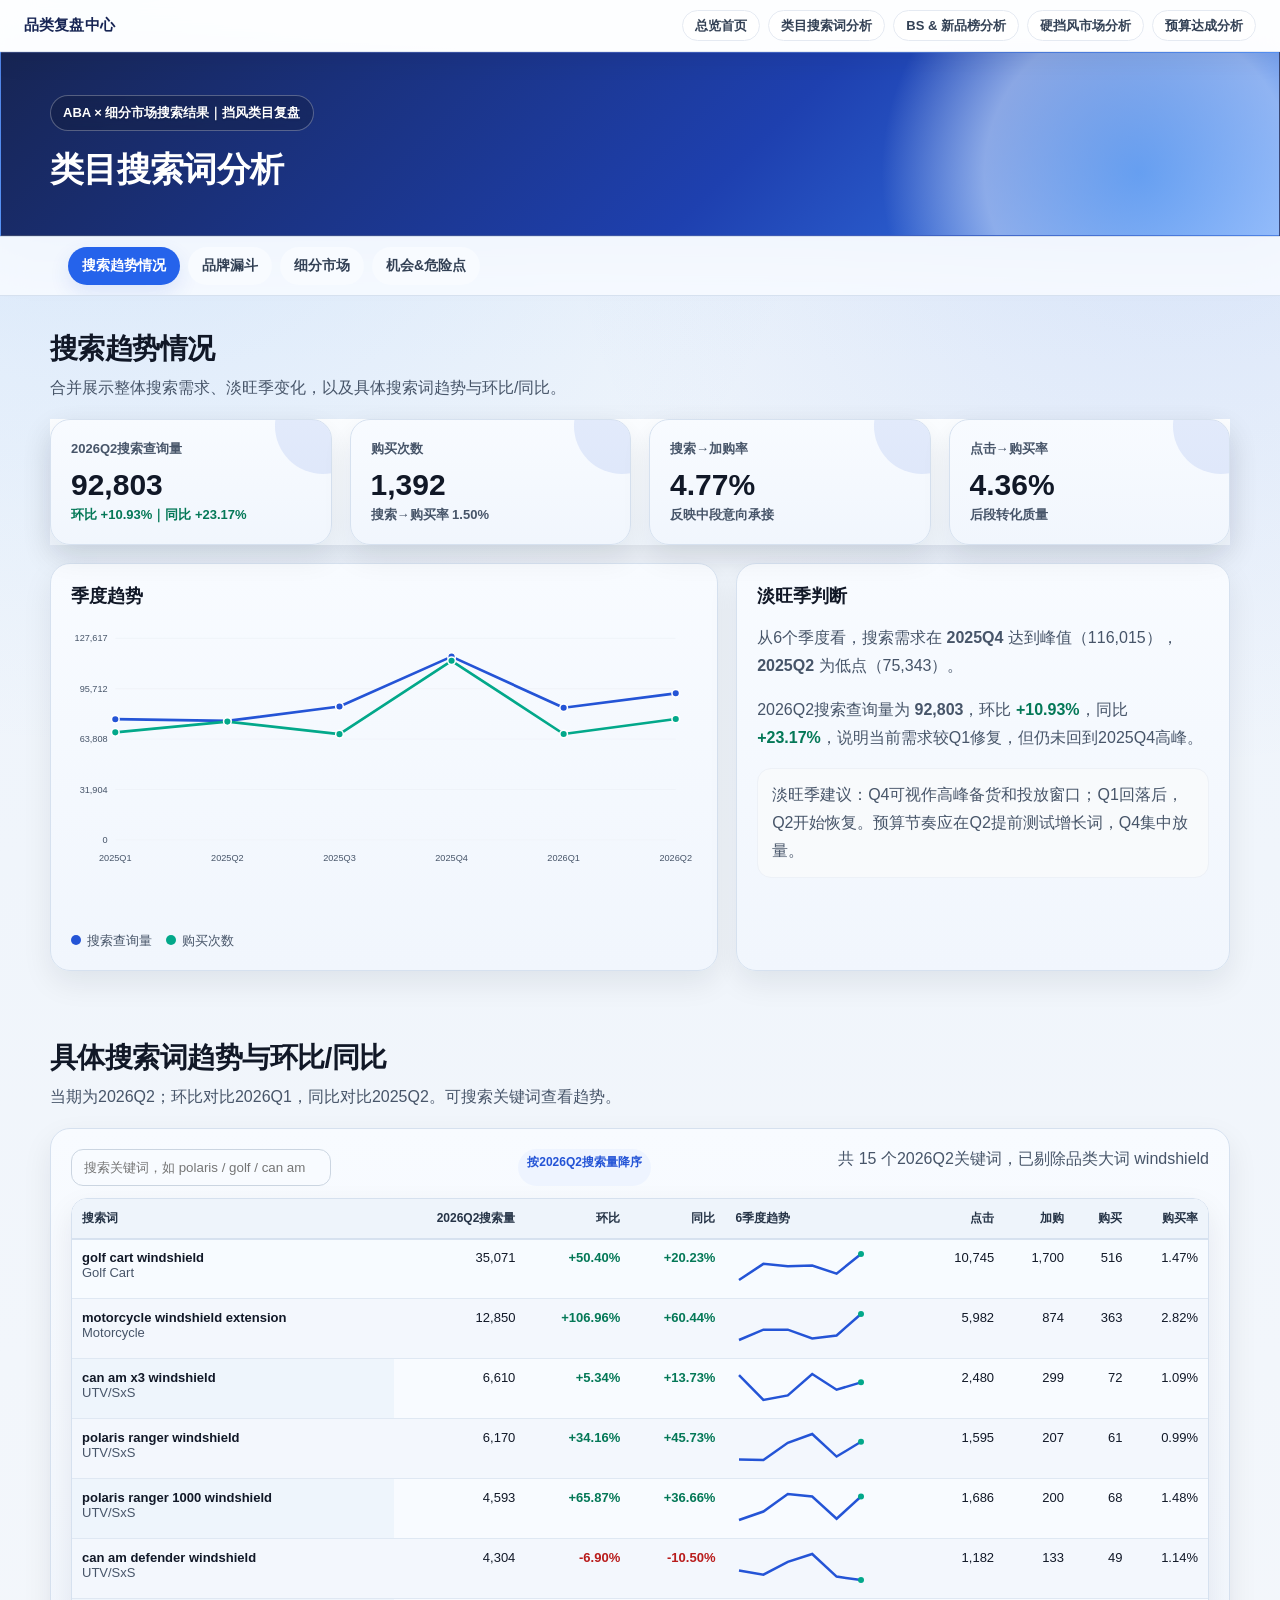
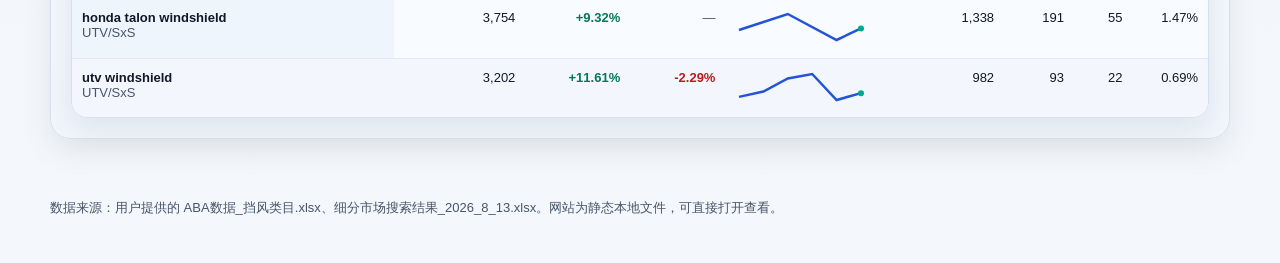
<file: aba-search-analysis.html>
﻿<!doctype html>
<html lang="zh-CN">
<head>
  <meta charset="utf-8" />
  <meta name="viewport" content="width=device-width, initial-scale=1" />
  <title>挡风类目复盘数据网站｜类目搜索词分析</title>
  <style>
    :root{
      --bg:#f6f8fb; --panel:#ffffff; --ink:#142033; --muted:#5d6b82; --subtle:#e8edf5;
      --brand:#2454d6; --brand2:#02a88a; --warn:#e58a00; --danger:#d64242; --good:#0a9f6b;
      --purple:#8057d5; --sky:#2aa7ff; --shadow:0 18px 50px rgba(20,32,51,.10);
      --radius:20px;
    }
    *{box-sizing:border-box}
    html{scroll-behavior:smooth}
    body{margin:0; font-family:-apple-system,BlinkMacSystemFont,"Segoe UI","PingFang SC","Microsoft YaHei",Arial,sans-serif; color:var(--ink); background:linear-gradient(180deg,#edf3ff 0,#f8fafc 320px,var(--bg));}
    a{color:inherit;text-decoration:none}
    .wrap{width:min(1180px,calc(100% - 36px)); margin:0 auto;}
    header.hero{padding:44px 0 30px; position:relative; overflow:hidden;}
    header.hero:before{content:""; position:absolute; right:-120px; top:-140px; width:520px; height:520px; background:radial-gradient(circle,#91c8ff 0,#dbeafe 42%,transparent 70%); opacity:.55;}
    .badge{display:inline-flex; gap:8px; align-items:center; padding:8px 12px; border:1px solid #dbe5f5; background:rgba(255,255,255,.72); border-radius:999px; color:#31506e; font-weight:700; font-size:13px; backdrop-filter:blur(8px)}
    .hero-grid{display:grid; grid-template-columns:1.4fr .9fr; gap:24px; align-items:end; position:relative; z-index:1;}
    h1{font-size:46px; line-height:1.08; margin:18px 0 12px; letter-spacing:-.04em;}
    .lead{font-size:17px; line-height:1.8; color:#42526a; max-width:760px; margin:0;}
    .hero-card{background:rgba(255,255,255,.80); border:1px solid #dfe7f2; border-radius:26px; padding:22px; box-shadow:var(--shadow); backdrop-filter:blur(10px)}
    .hero-card h3{margin:0 0 16px; font-size:16px; color:#394961}.mini-row{display:flex; justify-content:space-between; padding:10px 0; border-top:1px solid #edf1f7; gap:18px}.mini-row:first-of-type{border-top:0}.mini-label{color:#65748b}.mini-val{font-weight:800}
    nav{position:sticky; top:0; z-index:5; background:rgba(246,248,251,.85); backdrop-filter:blur(14px); border-top:1px solid #e7edf6; border-bottom:1px solid #e7edf6;}
    nav .wrap{display:flex; gap:8px; overflow:auto; padding:10px 18px;} nav a{white-space:nowrap; padding:10px 14px; border-radius:999px; color:#44546a; font-weight:700; font-size:14px} nav a:hover{background:#fff;color:var(--brand)}
    section{padding:34px 0;} .section-title{display:flex; align-items:end; justify-content:space-between; gap:20px; margin-bottom:18px;} h2{font-size:28px; margin:0; letter-spacing:-.02em;} .subtitle{margin:6px 0 0; color:var(--muted); line-height:1.7}.grid{display:grid; gap:18px}.grid.kpi{grid-template-columns:repeat(4,1fr)} .grid.two{grid-template-columns:1.15fr .85fr}.grid.three{grid-template-columns:repeat(3,1fr)}
    .card{background:var(--panel); border:1px solid var(--subtle); border-radius:var(--radius); padding:20px; box-shadow:0 8px 24px rgba(20,32,51,.05)} .card h3{margin:0 0 12px; font-size:18px}.card p{color:#536177; line-height:1.75}.kpi-card{position:relative; overflow:hidden}.kpi-card:after{content:""; position:absolute; width:96px; height:96px; right:-40px; top:-42px; border-radius:50%; background:rgba(36,84,214,.10)}.kpi-label{color:#66758b; font-size:13px; font-weight:700}.kpi-value{font-size:30px; font-weight:900; margin:10px 0 4px}.delta{font-size:13px; font-weight:800}.up{color:var(--good)}.down{color:var(--danger)}.flat{color:#607089}.note{padding:12px 14px; background:#f8fafc; border:1px solid #edf1f7; border-radius:14px; color:#4f5f75; line-height:1.7}.pill{display:inline-flex; padding:5px 9px; border-radius:999px; background:#eef4ff; color:#2454d6; font-weight:800; font-size:12px}.pill.good{background:#e9f8f3;color:#087a55}.pill.warn{background:#fff5e6;color:#a96000}.pill.danger{background:#fff0f0;color:#bd3030}.muted{color:var(--muted)}
    .tabs{display:flex; flex-wrap:wrap; gap:8px; margin-bottom:14px}.tab{border:1px solid #dfe7f2; background:#fff; border-radius:12px; padding:9px 12px; cursor:pointer; font-weight:800; color:#42526a}.tab.active{background:#1749cc; color:#fff; border-color:#1749cc}.defs{display:grid; grid-template-columns:repeat(3,1fr); gap:12px}.def{background:#f8fafc; border:1px solid #e8edf5; border-radius:16px; padding:14px}.def b{display:block; margin-bottom:7px}.def span{color:#5b6880; line-height:1.6; font-size:13px}
    .chart{width:100%; min-height:300px}.chart svg{width:100%; height:auto; display:block}.axis text{fill:#718096; font-size:12px}.axis line,.axis path{stroke:#dbe3ef}.gridline{stroke:#eef2f7}.line{fill:none; stroke-width:3.5; stroke-linecap:round; stroke-linejoin:round}.dot{stroke:#fff; stroke-width:2}.label{font-size:12px; fill:#344155; font-weight:700}.legend{display:flex; flex-wrap:wrap; gap:14px; margin-top:12px; color:#607089; font-size:13px}.legend i{display:inline-block;width:10px;height:10px;border-radius:50%;margin-right:6px}
    .table-tools{display:flex; justify-content:space-between; gap:12px; margin-bottom:12px; flex-wrap:wrap}.searchbox{border:1px solid #dce4f1; border-radius:12px; padding:10px 12px; min-width:260px; background:#fff}table{width:100%; border-collapse:separate; border-spacing:0; font-size:13px}th,td{padding:11px 10px; border-bottom:1px solid #edf1f7; text-align:left; vertical-align:top}th{position:sticky; top:51px; background:#fff; z-index:2; color:#516176; font-size:12px}tr:hover td{background:#fafcff}.table-wrap{overflow:auto; max-height:520px; border:1px solid #edf1f7; border-radius:16px} .num{text-align:right; font-variant-numeric:tabular-nums}.spark{width:130px; height:34px}.select{border:1px solid #dce4f1; border-radius:12px; padding:10px 12px; background:#fff; min-width:280px}
    .funnel-list{display:grid; gap:10px}.funnel-row{display:grid; grid-template-columns:250px 1fr; gap:12px; align-items:center; padding:10px; border:1px solid #edf1f7; border-radius:16px}.funnel-name{font-weight:800; font-size:13px}.funnel-bars{display:grid; grid-template-columns:repeat(4,1fr); gap:8px}.fbar{background:#f1f5fb; border-radius:10px; overflow:hidden; min-height:34px; position:relative}.fbar span{display:block; height:100%; border-radius:10px; min-width:2px}.fbar em{position:absolute; left:8px; top:8px; font-style:normal; font-size:12px; font-weight:800; color:#1b2840; text-shadow:0 1px 0 rgba(255,255,255,.6)}
    .insight-list{display:grid; grid-template-columns:1fr; gap:12px}.insight{border-radius:18px; border:1px solid #e5ebf4; padding:15px 15px 15px 18px; background:#fff; position:relative; overflow:hidden}.insight:before{content:""; position:absolute; left:0; top:0; bottom:0; width:5px; background:var(--good)}.insight.risk:before{background:var(--danger)}.insight h4{margin:0 0 8px; font-size:15px}.insight p{margin:0; font-size:13px; color:#59677c; line-height:1.65}.insight small{display:inline-block; margin-top:10px; font-weight:800; color:#314259}.insight .tag{margin-top:10px}.insight .meta-line{display:flex; flex-wrap:wrap; gap:6px; margin:9px 0}.insight .rank{display:inline-flex; align-items:center; justify-content:center; min-width:28px; height:28px; border-radius:999px; background:#edf4ff; color:#2454d6; font-weight:900; margin-right:8px}.market-card{display:flex; flex-direction:column; gap:10px}.market-head{display:flex; justify-content:space-between; gap:12px}.market-title{font-weight:900}.metric-line{height:8px; border-radius:999px; background:#edf2f8; overflow:hidden}.metric-line span{display:block; height:100%; border-radius:999px; background:linear-gradient(90deg,var(--brand),var(--brand2))}.footer{padding:26px 0 46px; color:#718096; font-size:13px}.summary-callout{background:linear-gradient(135deg,#173b93,#0e8272); color:#fff; border:0}.summary-callout p,.summary-callout .muted{color:rgba(255,255,255,.82)}.summary-callout .pill{background:rgba(255,255,255,.16); color:#fff}.code{font-family:ui-monospace,SFMono-Regular,Consolas,monospace}

    .panorama{display:grid; gap:10px}.panorama-row{display:grid; grid-template-columns:250px 1fr 120px; gap:12px; align-items:center; padding:12px; border:1px solid #edf1f7; border-radius:16px; background:#fff}.stage-grid{display:grid; grid-template-columns:repeat(4,1fr); gap:8px}.stage-cell{background:#f5f7fb; border-radius:12px; padding:8px; min-height:56px}.stage-cell b{display:block; font-size:12px; color:#5c6b82; margin-bottom:4px}.stage-cell span{font-weight:900; font-variant-numeric:tabular-nums}.stage-cell.weak{outline:2px solid rgba(214,66,66,.22); background:#fff4f4}.stage-cell.strong{outline:2px solid rgba(10,159,107,.18); background:#effaf6}.diagnosis-grid{display:grid; grid-template-columns:repeat(2,1fr); gap:12px}.diagnosis{border:1px solid #e5ebf4; border-radius:18px; padding:15px; background:#fff}.diagnosis h4{margin:0 0 8px; font-size:15px}.diagnosis p{margin:0; color:#59677c; line-height:1.65; font-size:13px}.diagnosis .tag{display:inline-flex; margin-top:10px; padding:5px 9px; border-radius:999px; background:#eef4ff; color:#2454d6; font-size:12px; font-weight:800}.diagnosis.risk .tag{background:#fff0f0;color:#bd3030}.diagnosis.good .tag{background:#e9f8f3;color:#087a55}

    @media(max-width:900px){.hero-grid,.grid.two,.grid.three,.grid.kpi,.defs,.insight-list,.diagnosis-grid{grid-template-columns:1fr}.funnel-row,.panorama-row{grid-template-columns:1fr}.funnel-bars,.stage-grid{grid-template-columns:1fr 1fr}h1{font-size:34px}.section-title{display:block}th{top:0}}
  
    /* 分页展示：点击导航只展示对应模块，避免页面过长 */
    .page-tabs{top:45px; z-index:30;}
    .page-tabs a.active{background:#fff;color:var(--brand);box-shadow:0 8px 20px rgba(36,84,214,.12);}
    .analysis-page.is-hidden{display:none;}
    .analysis-page.active-page{display:block;}
  </style>
<!-- unified-category-theme:start -->
<style>
  :root{
    --hub-bg:#eef4fb;
    --hub-bg-2:#f4f7fb;
    --hub-surface:#f8fbff;
    --hub-surface-2:#f1f6fd;
    --hub-ink:#111827;
    --hub-muted:#475569;
    --hub-blue:#2563eb;
    --hub-blue-2:#1d4ed8;
    --hub-blue-dark:#172554;
    --hub-line:#d6e1ef;
    --hub-soft:#eaf2ff;
    --hub-shadow:0 12px 30px rgba(15,23,42,.08);
    --hub-radius:22px;
  }
  html{scroll-behavior:smooth;}
  body{
    background:
      radial-gradient(circle at 8% 0%,rgba(96,165,250,.16),transparent 34%),
      radial-gradient(circle at 92% 8%,rgba(37,99,235,.10),transparent 30%),
      linear-gradient(180deg,#e3edf8 0,#eef4fb 360px,#f4f7fb 100%)!important;
    color:var(--hub-ink)!important;
    font-family:-apple-system,BlinkMacSystemFont,"Segoe UI","Microsoft YaHei",Arial,sans-serif!important;
  }
  body a{color:var(--hub-blue);}

  /* 全站顶部导航 */
  .multipage-site-nav,.topnav{
    position:sticky!important;top:0!important;z-index:9999!important;
    background:rgba(248,251,255,.94)!important;backdrop-filter:blur(16px)!important;
    border-bottom:1px solid var(--hub-line)!important;box-shadow:0 8px 24px rgba(15,23,42,.06)!important;
    font-family:-apple-system,BlinkMacSystemFont,"Segoe UI","Microsoft YaHei",Arial,sans-serif!important;
  }
  .multipage-site-nav .inner,.topnav .navin{max-width:1280px!important;margin:0 auto!important;padding:10px 24px!important;display:flex!important;align-items:center!important;justify-content:space-between!important;gap:14px!important;}
  .multipage-site-nav .title,.topnav .brand{font-size:15px!important;font-weight:900!important;color:var(--hub-blue-dark)!important;letter-spacing:.01em!important;white-space:nowrap!important;}
  .multipage-site-nav .links,.topnav .navlinks{display:flex!important;gap:8px!important;flex-wrap:wrap!important;}
  .multipage-site-nav a,.topnav a{display:inline-flex!important;align-items:center!important;text-decoration:none!important;color:#334155!important;background:#fff!important;border:1px solid var(--hub-line)!important;border-radius:999px!important;padding:8px 12px!important;font-size:13px!important;line-height:1!important;font-weight:760!important;box-shadow:none!important;}
  .multipage-site-nav a:hover,.topnav a:hover{color:var(--hub-blue)!important;background:var(--hub-soft)!important;border-color:#b7cff7!important;}

  /* 页面标题区统一为深蓝渐变，强化辨识度 */
  body>section.hero,body>header.hero,main.shell>header.hero,body>.wrap>header,body.page-market header{
    background:linear-gradient(135deg,#172554 0%,#1e40af 58%,#3b82f6 100%)!important;
    color:#fff!important;border:1px solid rgba(255,255,255,.14)!important;
    box-shadow:0 18px 45px rgba(30,64,175,.18)!important;
  }
  body>section.hero,body>header.hero{padding:42px 28px 34px!important;}
  main.shell>header.hero,body>.wrap>header,body.page-market header{border-radius:28px!important;padding:30px!important;margin:22px 0 20px!important;}
  body>section.hero .wrap,body>header.hero .wrap{max-width:1280px!important;}
  body>section.hero h1,body>header.hero h1,main.shell>header.hero h1,body>.wrap>header h1,body.page-market header h1,.hero h1{color:#fff!important;font-size:34px!important;line-height:1.18!important;letter-spacing:-.02em!important;font-weight:900!important;}
  body>section.hero p,body>header.hero p,main.shell>header.hero p,body>.wrap>header .subtitle,main.shell>header.hero .subtitle,body.page-market header p,.hero p{color:#dbeafe!important;line-height:1.75!important;}
  body>.wrap>header .badge,main.shell>header.hero .badge,.hero .badge,body.page-market header .badge,.eyebrow{background:rgba(255,255,255,.14)!important;color:#dbeafe!important;border:1px solid rgba(255,255,255,.25)!important;border-radius:999px!important;}

  /* 内容卡片：统一浅蓝白，减少纯白刺眼，同时保证文字对比度 */
  body :where(.card,.kpi-card,.mini,.share-card,.kem-bs-card,.product,.table-card,.toolbar,.filters,.table-wrap,.tableBox,.summary-box,.formula-box){
    background:linear-gradient(180deg,var(--hub-surface) 0%,var(--hub-surface-2) 100%)!important;
    color:var(--hub-ink)!important;
    border-color:var(--hub-line)!important;
    box-shadow:var(--hub-shadow)!important;
  }
  body :where(.kpi,.kpis .kpi){
    background:linear-gradient(180deg,#fbfdff 0%,#f0f6fd 100%)!important;
    color:var(--hub-ink)!important;
    border-color:var(--hub-line)!important;
    box-shadow:var(--hub-shadow)!important;
  }
  body :where(h1,h2,h3,h4,.value,.kpi-value,.share-brand,.kem-bs-title){color:var(--hub-ink)!important;}
  body :where(.hero h1,header h1,body>section.hero h1,body>header.hero h1,main.shell>header.hero h1,body>.wrap>header h1,body.page-market header h1){color:#fff!important;}
  body :where(.muted,.subtitle,.hint,.kpi-label,.kpi-sub,.kpi .name,.kpi .delta,.sub,.share-label,.kem-bs-label,.meta,small){color:var(--hub-muted)!important;}
  body :where(.hero .subtitle,body>section.hero p,body>header.hero p,main.shell>header.hero p,body>.wrap>header .subtitle,body.page-market header p){color:#dbeafe!important;}

  /* 筛选与分页：统一底色，但保留状态色、业务标签、图表颜色 */
  body :where(select,input){background:#f8fbff!important;color:var(--hub-ink)!important;border-color:#cbd5e1!important;}
  body :where(.page-tabs,.pageTabs,.tabs,.filters,.toolbar){background:rgba(248,251,255,.88)!important;backdrop-filter:blur(14px)!important;border-color:var(--hub-line)!important;}
  body :where(.tab,.mode-tab,.page-tabs a,.pageTabs button,.switches button,.pager button){background:#f8fbff!important;color:#334155!important;border-color:var(--hub-line)!important;}
  body :where(.tab.active,.mode-tab.active,.page-tabs a.active,.pageTabs button.active,.switches button.active){background:var(--hub-blue)!important;color:#fff!important;border-color:var(--hub-blue)!important;}
  body :where(button.primary,.btn.primary){background:var(--hub-blue)!important;color:#fff!important;border-color:var(--hub-blue)!important;}

  /* 表格：统一可读性 */
  body table{background:#f8fbff!important;color:var(--hub-ink)!important;}
  body th{background:#eaf1fa!important;color:#263447!important;border-bottom-color:var(--hub-line)!important;}
  body td{color:#111827!important;border-bottom-color:#dfe8f3!important;}
  body tbody tr:nth-child(even) td{background:#f3f7fd!important;}
  body tbody tr:hover td{background:#eef5ff!important;}
  body :where(td:first-child,th:first-child){background:#eef5fc!important;}
  body :where(tbody tr:hover td:first-child){background:#eef5ff!important;}

  /* 硬挡风页原来是深色图表，统一浅色后单独补强图表轴线、说明条和热力表清晰度 */
  body.page-market{--text:var(--hub-ink);--muted:#526071;--grid:#d8e3f0;--panel:var(--hub-surface);--panel2:var(--hub-surface-2);--card:var(--hub-surface);}
  body.page-market .fieldGuide{background:#e6f6fb!important;color:#174151!important;border-color:#9bd9e7!important;}
  body.page-market .fieldGuide b{color:#0f3a4a!important;}
  body.page-market .axis{stroke:#64748b!important;opacity:.75!important;}
  body.page-market .gridline{stroke:#d8e3f0!important;opacity:1!important;}
  body.page-market svg text{fill:#526071!important;}
  body.page-market .dot{stroke:#f8fbff!important;}
  body.page-market .heatCell{border-color:#d8e3f0!important;color:#111827!important;}
  body.page-market .pill{background:#eaf2ff!important;color:#1d4ed8!important;}
  body.page-market .pos{color:#059669!important;}
  body.page-market .neg{color:#dc2626!important;}

  @media(max-width:820px){.multipage-site-nav .inner,.topnav .navin{align-items:flex-start!important;flex-direction:column!important}.multipage-site-nav .links,.topnav .navlinks{width:100%!important;overflow:auto!important;flex-wrap:nowrap!important}.hero h1,body>section.hero h1,body>header.hero h1,body.page-market header h1{font-size:28px!important}}
</style>
<!-- unified-category-theme:end -->
<!-- readability-audit-fix:start -->
<style>
  body.page-search{--good:#047857;--danger:#b91c1c;--muted:#475569;}
  body.page-search header.hero .badge{background:rgba(15,23,42,.28)!important;border-color:rgba(255,255,255,.28)!important;color:#ffffff!important;text-shadow:0 1px 2px rgba(0,0,0,.18)!important;}
  body.page-search .up{color:#047857!important;font-weight:900!important;}
  body.page-search .down{color:#b91c1c!important;font-weight:900!important;}
  body.page-search .pill.good{background:#dcfce7!important;color:#166534!important;font-weight:900!important;}
  body.page-search .pill.warn{background:#fef3c7!important;color:#92400e!important;font-weight:900!important;}
  body.page-search .pill.danger{background:#fee2e2!important;color:#991b1b!important;font-weight:900!important;}
  body.page-search .muted,
  body.page-search .subtitle,
  body.page-search .legend,
  body.page-search .footer,
  body.page-search .kpi-label,
  body.page-search .flat,
  body.page-search .card p,
  body.page-search .insight p,
  body.page-search .diagnosis p,
  body.page-search .def span{color:#475569!important;}
  body.page-search .axis text,
  body.page-search svg text[fill="#475569"]{fill:#475569!important;}
  body.page-search .summary-callout .pill{background:#eaf2ff!important;color:#1d4ed8!important;font-weight:900!important;}
  body.page-search .summary-callout p{color:#334155!important;}
  /* keyword-table-header-fix: 避免固定表头遮住第一行关键词 */
  body.page-search .table-wrap th{top:0!important;background:#eef4fb!important;box-shadow:0 1px 0 #d7e2f0!important;}
  body.page-search #kwTable tbody tr:first-child td{background:#f7fbff!important;}
</style>
<!-- readability-audit-fix:end -->
</head>
<body class="page-search">
<style>
.multipage-site-nav{position:sticky!important;top:0!important;z-index:9999!important;background:rgba(255,255,255,.94)!important;backdrop-filter:blur(16px)!important;border-bottom:1px solid #e5eaf2!important;box-shadow:0 8px 28px rgba(15,23,42,.06)!important;font-family:-apple-system,BlinkMacSystemFont,"Segoe UI","Microsoft YaHei",Arial,sans-serif!important}
.multipage-site-nav .inner{max-width:1280px!important;margin:0 auto!important;padding:10px 24px!important;display:flex!important;align-items:center!important;justify-content:space-between!important;gap:14px!important}
.multipage-site-nav .title{font-size:15px!important;font-weight:900!important;color:#172554!important;white-space:nowrap!important}
.multipage-site-nav .links{display:flex!important;gap:8px!important;flex-wrap:wrap!important}
.multipage-site-nav a{display:inline-flex!important;align-items:center!important;text-decoration:none!important;color:#334155!important;background:#fff!important;border:1px solid #e5eaf2!important;border-radius:999px!important;padding:8px 12px!important;font-size:13px!important;line-height:1!important;font-weight:750!important}
.multipage-site-nav a:hover{color:#2563eb!important;background:#eff6ff!important;border-color:#bfdbfe!important}
@media(max-width:760px){.multipage-site-nav .inner{align-items:flex-start!important;flex-direction:column!important}.multipage-site-nav .links{width:100%!important;overflow:auto!important;flex-wrap:nowrap!important}}
</style>
<div class="multipage-site-nav">
  <div class="inner">
    <div class="title">品类复盘中心</div>
    <div class="links">
      <a href="../index.html">总览首页</a>
      <a href="./aba-search-analysis.html">类目搜索词分析</a>
      <a href="./bs-new-release-analysis/index.html">BS & 新品榜分析</a>
      <a href="./windshield-market-analysis.html">硬挡风市场分析</a>
      <a href="./budget-achievement-analysis/index.html">预算达成分析</a>
    </div>
  </div>
</div>
  <header class="hero">
    <div class="wrap hero-grid">
      <div>
        <div class="badge">ABA × 细分市场搜索结果｜挡风类目复盘</div>
        <h1>类目搜索词分析</h1>
      </div>
    </div>
  </header>
  <nav class="page-tabs"><div class="wrap"><a href="#trend" data-page="trend" class="active">搜索趋势情况</a><a href="#brand" data-page="brand">品牌漏斗</a><a href="#segments" data-page="segments">细分市场</a><a href="#opprisk" data-page="opprisk">机会&危险点</a></div></nav>

  <main class="wrap">
    <section id="demand" class="analysis-page">
      <div class="section-title"><div><h2>搜索趋势情况</h2><p class="subtitle">合并展示整体搜索需求、淡旺季变化，以及具体搜索词趋势与环比/同比。</p></div></div>
      <div class="grid kpi">
        <div class="card kpi-card"><div class="kpi-label">2026Q2搜索查询量</div><div class="kpi-value" id="kpiSearch"></div><div class="delta up" id="kpiSearchDelta"></div></div>
        <div class="card kpi-card"><div class="kpi-label">购买次数</div><div class="kpi-value" id="kpiPurchases"></div><div class="delta" id="kpiPurchDelta"></div></div>
        <div class="card kpi-card"><div class="kpi-label">搜索→加购率</div><div class="kpi-value" id="kpiCartRate"></div><div class="delta flat">反映中段意向承接</div></div>
        <div class="card kpi-card"><div class="kpi-label">点击→购买率</div><div class="kpi-value" id="kpiC2P"></div><div class="delta flat">后段转化质量</div></div>
      </div>
      <div class="grid two" style="margin-top:18px">
        <div class="card"><h3>季度趋势</h3><div id="trendChart" class="chart"></div><div class="legend"><span><i style="background:#2454d6"></i>搜索查询量</span><span><i style="background:#02a88a"></i>购买次数</span></div></div>
        <div class="card"><h3>淡旺季判断</h3><div id="seasonText"></div></div>
      </div>
    </section>

    <section id="keywords" class="analysis-page">
      <div class="section-title"><div><h2>具体搜索词趋势与环比/同比</h2><p class="subtitle">当期为2026Q2；环比对比2026Q1，同比对比2025Q2。可搜索关键词查看趋势。</p></div></div>
      <div class="card">
        <div class="table-tools"><input id="kwSearch" class="searchbox" placeholder="搜索关键词，如 polaris / golf / can am"/><span class="pill">按2026Q2搜索量降序</span><span id="kwCount" class="muted">展示2026Q2全部关键词，已剔除品类大词 windshield</span></div>
        <div class="table-wrap"><table id="kwTable"><thead><tr><th>搜索词</th><th class="num">2026Q2搜索量</th><th class="num">环比</th><th class="num">同比</th><th>6季度趋势</th><th class="num">点击</th><th class="num">加购</th><th class="num">购买</th><th class="num">购买率</th></tr></thead><tbody></tbody></table></div>
      </div>
    </section>

    <section id="brand" class="analysis-page">
      <div class="section-title"><div><h2>搜索词品牌表现：曝光 → 点击 → 加购 → 购买</h2><p class="subtitle">先看当期每个搜索词的品牌份额全景，再结合该搜索词在ABA中的搜索量环比和同比，判断品牌到底缺在曝光、点击、加购还是购买环节。</p></div></div>
      <div class="card">
        <div class="table-tools"><span class="pill">2026Q2品牌份额全景</span><span class="muted">诊断规则：先看相邻环节最大掉点（点击-曝光、加购-点击、购买-加购）；若无明显掉点，再结合ABA需求增长和链路承接判断是否可以放大前端曝光/搜索流量。市场搜索量表现统一取ABA当期搜索量、环比和同比。</span></div>
        <div class="panorama" id="brandPanorama"></div>
      </div>
      <div class="grid two" style="margin-top:18px">
        <div class="card"><h3>单词品牌份额链路诊断</h3><select id="funnelSelect" class="select"></select><div id="funnelDetail" style="margin-top:14px"></div></div>
        <div class="card"><h3>结合ABA环比/同比后的环节不足判断</h3><div id="stageDiagnosis" class="diagnosis-grid"></div></div>
      </div>

    </section>

    <section id="segments" class="analysis-page">
      <div class="section-title"><div><h2>细分市场搜索结果分析</h2><p class="subtitle">从360天/90天搜索量、增长、销量区间、均价、价格带、退货率判断市场容量与进入质量。</p></div></div>
      <div class="grid two">
        <div class="card"><h3>细分市场：90天搜索量 × 90天增长</h3><div id="segmentBubble" class="chart"></div></div>
        <div class="card"><h3>当期ABA词池结构</h3><div id="clusterChart" class="chart"></div><div class="note">2026Q2 ABA词池中，UTV/SxS相关词搜索份额约35%，Golf Cart约38%，UTV/SxS约48%，Motorcycle约14%；剔除品类大词后，词池结构更集中在具体车型/场景词。</div></div>
      </div>
      <div class="card" style="margin-top:18px"><h3>细分市场总结分析</h3><div id="segmentSummary" class="diagnosis-grid"></div></div>
      <div class="card" style="margin-top:18px"><h3>细分市场明细</h3><div class="table-wrap"><table id="segTable"><thead><tr><th>细分市场</th><th class="num">90天搜索</th><th class="num">90天增长</th><th class="num">360天搜索</th><th class="num">180天增长</th><th class="num">销量区间</th><th class="num">均价</th><th class="num">价格带</th><th class="num">退货率</th></tr></thead><tbody></tbody></table></div></div>
    </section>

    <section id="opprisk" class="analysis-page">
      <div class="section-title"><div><h2>结合ABA与细分市场的机会点和危险点</h2><p class="subtitle">口径：同比=2026Q2 对比 2025Q2；同时参考 2025 Q2→Q3→Q4，判断 Q3-Q4 是否仍有承接窗口。</p></div></div>
      <div class="card summary-callout" style="margin-bottom:18px"><span class="pill">结论摘要</span><p style="font-size:17px;line-height:1.7;margin:12px 0 0">优先看“同季变化 + 去年Q3-Q4走势”：Q2同比增长且去年Q3-Q4继续放大，按机会提前布局；Q2同比下滑但去年Q3-Q4本应放大，先排查曝光/排名/适配承接。短期关注 <b>golf cart windshield、motorcycle windshield extension、polaris ranger windshield、polaris ranger 1000 windshield</b>；谨慎处理 <b>rzr windshield、can am maverick x3 windshield、can am defender windshield</b>。</p></div>
      <div class="card" style="margin-bottom:18px"><h3>判断规则</h3><p class="note"><b>机会：</b>同季增长 + 去年Q3-Q4放大。<br><b>风险：</b>同季下滑 + 去年Q3-Q4本应放大。<br><b>避免误判：</b>只看环比回落，不直接判定需求下滑。</p></div>
      <div class="grid two">
        <div><h3>机会点</h3><div class="insight-list" id="oppList"></div></div>
        <div><h3>危险点</h3><div class="insight-list" id="riskList"></div></div>
      </div>
    </section>
  </main>
  <div class="footer wrap">数据来源：用户提供的 ABA数据_挡风类目.xlsx、细分市场搜索结果_2026_8_13.xlsx。网站为静态本地文件，可直接打开查看。</div>
<script id="dataset" type="application/json">{"periods": ["2025Q1", "2025Q2", "2025Q3", "2025Q4", "2026Q1", "2026Q2"], "latestPeriod": "2026Q2", "overview": [{"period": "2025Q1", "year": 2025, "quarter": 1, "terms": 25, "search_volume": 76411, "impressions": 1814482, "clicks": 31351, "cart_adds": 4658, "purchases": 1238, "ctr_pct": 1.728, "cart_rate_pct": 6.096, "purchase_rate_pct": 1.62, "click_to_purchase_pct": 3.949, "qoq_search_pct": null, "yoy_search_pct": null}, {"period": "2025Q2", "year": 2025, "quarter": 2, "terms": 13, "search_volume": 75343, "impressions": 1825577, "clicks": 30758, "cart_adds": 4813, "purchases": 1362, "ctr_pct": 1.685, "cart_rate_pct": 6.388, "purchase_rate_pct": 1.808, "click_to_purchase_pct": 4.428, "qoq_search_pct": -1.398, "yoy_search_pct": null}, {"period": "2025Q3", "year": 2025, "quarter": 3, "terms": 15, "search_volume": 84457, "impressions": 2180317, "clicks": 32692, "cart_adds": 4445, "purchases": 1217, "ctr_pct": 1.499, "cart_rate_pct": 5.263, "purchase_rate_pct": 1.441, "click_to_purchase_pct": 3.723, "qoq_search_pct": 12.097, "yoy_search_pct": null}, {"period": "2025Q4", "year": 2025, "quarter": 4, "terms": 28, "search_volume": 116015, "impressions": 3159887, "clicks": 45277, "cart_adds": 6405, "purchases": 2062, "ctr_pct": 1.433, "cart_rate_pct": 5.521, "purchase_rate_pct": 1.777, "click_to_purchase_pct": 4.554, "qoq_search_pct": 37.366, "yoy_search_pct": null}, {"period": "2026Q1", "year": 2026, "quarter": 1, "terms": 23, "search_volume": 83658, "impressions": 2291709, "clicks": 32134, "cart_adds": 4197, "purchases": 1219, "ctr_pct": 1.402, "cart_rate_pct": 5.017, "purchase_rate_pct": 1.457, "click_to_purchase_pct": 3.793, "qoq_search_pct": -27.89, "yoy_search_pct": 9.484}, {"period": "2026Q2", "year": 2026, "quarter": 2, "terms": 15, "search_volume": 92803, "impressions": 2607330, "clicks": 31931, "cart_adds": 4424, "purchases": 1392, "ctr_pct": 1.225, "cart_rate_pct": 4.767, "purchase_rate_pct": 1.5, "click_to_purchase_pct": 4.359, "qoq_search_pct": 10.931, "yoy_search_pct": 23.174}], "overallStats": {"latestSearch": 92803, "latestPurchases": 1392, "qoqSearch": 10.93, "yoySearch": 23.17, "peakPeriod": "2025Q4", "peakSearch": 116015, "troughPeriod": "2025Q2", "troughSearch": 75343, "latestCtr": 1.22, "latestCartRate": 4.77, "latestPurchaseRate": 1.5, "latestClickToPurchase": 4.36}, "currentTerms": [{"period": "2026Q2", "year": 2026, "quarter": 2, "term": "golf cart windshield", "score": 149, "search_volume": 35071, "impressions": 929661, "brand_impressions": 76904, "brand_impression_share": 8.27, "clicks": 10745, "ctr": 30.64, "click_brand_count": 1129, "brand_click_share": 10.51, "click_price_median": 101.99, "brand_click_price_median": 27.99, "click_same_day": 38, "click_1day": 1882, "click_2day": 2734, "cart_adds": 1700, "cart_rate": 4.85, "cart_brand_count": 158, "brand_cart_share": 9.29, "cart_price_median": 99.99, "brand_cart_price_median": 27.99, "cart_same_day": 5, "cart_1day": 296, "cart_2day": 432, "purchases": 516, "purchase_rate": 1.47, "purchase_brand_count": 44, "brand_purchase_share": 8.53, "purchase_price_median": 101.99, "brand_purchase_price_median": 27.99, "purchase_same_day": 2, "purchase_1day": 130, "purchase_2day": 144, "cluster": "Golf Cart", "qoq_search_pct": 50.397, "yoy_search_pct": 20.226, "click_vs_impr": 2.24, "cart_vs_click": -1.22, "purchase_vs_cart": -0.76, "purchase_vs_impr": 0.26}, {"period": "2026Q2", "year": 2026, "quarter": 2, "term": "motorcycle windshield extension", "score": 180, "search_volume": 12850, "impressions": 374162, "brand_impressions": 40278, "brand_impression_share": 10.76, "clicks": 5982, "ctr": 46.55, "click_brand_count": 1124, "brand_click_share": 18.79, "click_price_median": 28.69, "brand_click_price_median": 70.99, "click_same_day": 98, "click_1day": 1509, "click_2day": 1652, "cart_adds": 874, "cart_rate": 6.8, "cart_brand_count": 153, "brand_cart_share": 17.51, "cart_price_median": 26.83, "brand_cart_price_median": 70.99, "cart_same_day": 25, "cart_1day": 264, "cart_2day": 262, "purchases": 363, "purchase_rate": 2.82, "purchase_brand_count": 61, "brand_purchase_share": 16.8, "purchase_price_median": 25.99, "brand_purchase_price_median": 70.99, "purchase_same_day": 12, "purchase_1day": 132, "purchase_2day": 123, "cluster": "Motorcycle", "qoq_search_pct": 106.958, "yoy_search_pct": 60.444, "click_vs_impr": 8.03, "cart_vs_click": -1.28, "purchase_vs_cart": -0.71, "purchase_vs_impr": 6.04}, {"period": "2026Q2", "year": 2026, "quarter": 2, "term": "can am x3 windshield", "score": 263, "search_volume": 6610, "impressions": 167443, "brand_impressions": 48309, "brand_impression_share": 28.85, "clicks": 2480, "ctr": 37.52, "click_brand_count": 826, "brand_click_share": 33.31, "click_price_median": 229.99, "brand_click_price_median": 299.99, "click_same_day": 0, "click_1day": 176, "click_2day": 458, "cart_adds": 299, "cart_rate": 4.52, "cart_brand_count": 92, "brand_cart_share": 30.77, "cart_price_median": 229.99, "brand_cart_price_median": 239.99, "cart_same_day": 0, "cart_1day": 18, "cart_2day": 59, "purchases": 72, "purchase_rate": 1.09, "purchase_brand_count": 24, "brand_purchase_share": 33.33, "purchase_price_median": 234.13, "brand_purchase_price_median": 479.99, "purchase_same_day": 0, "purchase_1day": 6, "purchase_2day": 16, "cluster": "UTV/SxS", "qoq_search_pct": 5.339, "yoy_search_pct": 13.73, "click_vs_impr": 4.46, "cart_vs_click": -2.54, "purchase_vs_cart": 2.56, "purchase_vs_impr": 4.48}, {"period": "2026Q2", "year": 2026, "quarter": 2, "term": "polaris ranger windshield", "score": 278, "search_volume": 6170, "impressions": 210793, "brand_impressions": 49462, "brand_impression_share": 23.46, "clicks": 1595, "ctr": 25.85, "click_brand_count": 603, "brand_click_share": 37.81, "click_price_median": 189.99, "brand_click_price_median": 179.99, "click_same_day": 1, "click_1day": 109, "click_2day": 330, "cart_adds": 207, "cart_rate": 3.35, "cart_brand_count": 82, "brand_cart_share": 39.61, "cart_price_median": 179.99, "brand_cart_price_median": 169.99, "cart_same_day": 1, "cart_1day": 14, "cart_2day": 52, "purchases": 61, "purchase_rate": 0.99, "purchase_brand_count": 31, "brand_purchase_share": 50.82, "purchase_price_median": 159.99, "brand_purchase_price_median": 159.99, "purchase_same_day": 0, "purchase_1day": 3, "purchase_2day": 22, "cluster": "UTV/SxS", "qoq_search_pct": 34.16, "yoy_search_pct": 45.725, "click_vs_impr": 14.35, "cart_vs_click": 1.8, "purchase_vs_cart": 11.21, "purchase_vs_impr": 27.36}, {"period": "2026Q2", "year": 2026, "quarter": 2, "term": "polaris ranger 1000 windshield", "score": 336, "search_volume": 4593, "impressions": 128409, "brand_impressions": 35496, "brand_impression_share": 27.64, "clicks": 1686, "ctr": 36.71, "click_brand_count": 587, "brand_click_share": 34.82, "click_price_median": 179.99, "brand_click_price_median": 179.99, "click_same_day": 2, "click_1day": 90, "click_2day": 307, "cart_adds": 200, "cart_rate": 4.35, "cart_brand_count": 78, "brand_cart_share": 39.0, "cart_price_median": 169.95, "brand_cart_price_median": 159.99, "cart_same_day": 0, "cart_1day": 16, "cart_2day": 38, "purchases": 68, "purchase_rate": 1.48, "purchase_brand_count": 27, "brand_purchase_share": 39.71, "purchase_price_median": 159.98, "brand_purchase_price_median": 159.99, "purchase_same_day": 0, "purchase_1day": 4, "purchase_2day": 15, "cluster": "UTV/SxS", "qoq_search_pct": 65.872, "yoy_search_pct": 36.656, "click_vs_impr": 7.18, "cart_vs_click": 4.18, "purchase_vs_cart": 0.71, "purchase_vs_impr": 12.07}, {"period": "2026Q2", "year": 2026, "quarter": 2, "term": "can am defender windshield", "score": 380, "search_volume": 4304, "impressions": 156417, "brand_impressions": 41709, "brand_impression_share": 26.67, "clicks": 1182, "ctr": 27.46, "click_brand_count": 439, "brand_click_share": 37.14, "click_price_median": 199.99, "brand_click_price_median": 199.99, "click_same_day": 0, "click_1day": 96, "click_2day": 209, "cart_adds": 133, "cart_rate": 3.09, "cart_brand_count": 54, "brand_cart_share": 40.6, "cart_price_median": 189.99, "brand_cart_price_median": 189.99, "cart_same_day": 0, "cart_1day": 13, "cart_2day": 24, "purchases": 49, "purchase_rate": 1.14, "purchase_brand_count": 22, "brand_purchase_share": 44.9, "purchase_price_median": 189.99, "brand_purchase_price_median": 189.99, "purchase_same_day": 0, "purchase_1day": 7, "purchase_2day": 11, "cluster": "UTV/SxS", "qoq_search_pct": -6.9, "yoy_search_pct": -10.501, "click_vs_impr": 10.47, "cart_vs_click": 3.46, "purchase_vs_cart": 4.3, "purchase_vs_impr": 18.23}, {"period": "2026Q2", "year": 2026, "quarter": 2, "term": "honda talon windshield", "score": 641, "search_volume": 3754, "impressions": 109402, "brand_impressions": 17935, "brand_impression_share": 16.39, "clicks": 1338, "ctr": 35.64, "click_brand_count": 333, "brand_click_share": 24.89, "click_price_median": 239.99, "brand_click_price_median": 299.99, "click_same_day": 0, "click_1day": 92, "click_2day": 239, "cart_adds": 191, "cart_rate": 5.09, "cart_brand_count": 51, "brand_cart_share": 26.7, "cart_price_median": 239.99, "brand_cart_price_median": 299.99, "cart_same_day": 0, "cart_1day": 16, "cart_2day": 44, "purchases": 55, "purchase_rate": 1.47, "purchase_brand_count": 20, "brand_purchase_share": 36.36, "purchase_price_median": 235.0, "brand_purchase_price_median": 179.99, "purchase_same_day": 0, "purchase_1day": 8, "purchase_2day": 14, "cluster": "UTV/SxS", "qoq_search_pct": 9.319, "yoy_search_pct": null, "click_vs_impr": 8.5, "cart_vs_click": 1.81, "purchase_vs_cart": 9.66, "purchase_vs_impr": 19.97}, {"period": "2026Q2", "year": 2026, "quarter": 2, "term": "utv windshield", "score": 525, "search_volume": 3202, "impressions": 83554, "brand_impressions": 35348, "brand_impression_share": 42.31, "clicks": 982, "ctr": 30.67, "click_brand_count": 368, "brand_click_share": 37.47, "click_price_median": 165.99, "brand_click_price_median": 169.99, "click_same_day": 0, "click_1day": 74, "click_2day": 205, "cart_adds": 93, "cart_rate": 2.9, "cart_brand_count": 36, "brand_cart_share": 38.71, "cart_price_median": 169.97, "brand_cart_price_median": 169.99, "cart_same_day": 0, "cart_1day": 10, "cart_2day": 21, "purchases": 22, "purchase_rate": 0.69, "purchase_brand_count": 12, "brand_purchase_share": 54.55, "purchase_price_median": 159.99, "brand_purchase_price_median": 169.99, "purchase_same_day": 0, "purchase_1day": 6, "purchase_2day": 3, "cluster": "UTV/SxS", "qoq_search_pct": 11.607, "yoy_search_pct": -2.289, "click_vs_impr": -4.84, "cart_vs_click": 1.24, "purchase_vs_cart": 15.84, "purchase_vs_impr": 12.24}, {"period": "2026Q2", "year": 2026, "quarter": 2, "term": "kawasaki mule windshield", "score": 798, "search_volume": 3163, "impressions": 95768, "brand_impressions": 17713, "brand_impression_share": 18.5, "clicks": 971, "ctr": 30.7, "click_brand_count": 356, "brand_click_share": 36.66, "click_price_median": 209.99, "brand_click_price_median": 269.99, "click_same_day": 0, "click_1day": 51, "click_2day": 159, "cart_adds": 105, "cart_rate": 3.32, "cart_brand_count": 42, "brand_cart_share": 40.0, "cart_price_median": 209.99, "brand_cart_price_median": 269.99, "cart_same_day": 0, "cart_1day": 9, "cart_2day": 19, "purchases": 22, "purchase_rate": 0.7, "purchase_brand_count": 8, "brand_purchase_share": 36.36, "purchase_price_median": 199.99, "brand_purchase_price_median": 179.99, "purchase_same_day": 0, "purchase_1day": 3, "purchase_2day": 4, "cluster": "UTV/SxS", "qoq_search_pct": -19.208, "yoy_search_pct": null, "click_vs_impr": 18.16, "cart_vs_click": 3.34, "purchase_vs_cart": -3.64, "purchase_vs_impr": 17.86}, {"period": "2026Q2", "year": 2026, "quarter": 2, "term": "can am windshield", "score": 851, "search_volume": 2582, "impressions": 69493, "brand_impressions": 20680, "brand_impression_share": 29.76, "clicks": 828, "ctr": 32.07, "click_brand_count": 264, "brand_click_share": 31.88, "click_price_median": 218.49, "brand_click_price_median": 218.49, "click_same_day": 0, "click_1day": 51, "click_2day": 150, "cart_adds": 84, "cart_rate": 3.25, "cart_brand_count": 33, "brand_cart_share": 39.29, "cart_price_median": 218.49, "brand_cart_price_median": 229.99, "cart_same_day": 0, "cart_1day": 8, "cart_2day": 15, "purchases": 22, "purchase_rate": 0.85, "purchase_brand_count": 8, "brand_purchase_share": 36.36, "purchase_price_median": 214.95, "brand_purchase_price_median": 229.99, "purchase_same_day": 0, "purchase_1day": 2, "purchase_2day": 4, "cluster": "UTV/SxS", "qoq_search_pct": 15.733, "yoy_search_pct": 7.763, "click_vs_impr": 2.12, "cart_vs_click": 7.41, "purchase_vs_cart": -2.93, "purchase_vs_impr": 6.6}, {"period": "2026Q2", "year": 2026, "quarter": 2, "term": "rzr windshield", "score": 745, "search_volume": 2554, "impressions": 59393, "brand_impressions": 20338, "brand_impression_share": 34.24, "clicks": 848, "ctr": 33.2, "click_brand_count": 314, "brand_click_share": 37.03, "click_price_median": 191.99, "brand_click_price_median": 151.99, "click_same_day": 0, "click_1day": 94, "click_2day": 224, "cart_adds": 120, "cart_rate": 4.7, "cart_brand_count": 39, "brand_cart_share": 32.5, "cart_price_median": 169.97, "brand_cart_price_median": 123.49, "cart_same_day": 0, "cart_1day": 21, "cart_2day": 31, "purchases": 26, "purchase_rate": 1.02, "purchase_brand_count": 12, "brand_purchase_share": 46.15, "purchase_price_median": 117.31, "brand_purchase_price_median": 99.99, "purchase_same_day": 0, "purchase_1day": 5, "purchase_2day": 6, "cluster": "UTV/SxS", "qoq_search_pct": -11.381, "yoy_search_pct": -16.781, "click_vs_impr": 2.79, "cart_vs_click": -4.53, "purchase_vs_cart": 13.65, "purchase_vs_impr": 11.91}, {"period": "2026Q2", "year": 2026, "quarter": 2, "term": "can am maverick x3 windshield", "score": 729, "search_volume": 2498, "impressions": 70777, "brand_impressions": 18990, "brand_impression_share": 26.83, "clicks": 907, "ctr": 36.31, "click_brand_count": 345, "brand_click_share": 38.04, "click_price_median": 229.99, "brand_click_price_median": 299.99, "click_same_day": 0, "click_1day": 66, "click_2day": 231, "cart_adds": 110, "cart_rate": 4.4, "cart_brand_count": 47, "brand_cart_share": 42.73, "cart_price_median": 218.49, "brand_cart_price_median": 299.99, "cart_same_day": 0, "cart_1day": 13, "cart_2day": 31, "purchases": 25, "purchase_rate": 1.0, "purchase_brand_count": 10, "brand_purchase_share": 40.0, "purchase_price_median": 211.56, "brand_purchase_price_median": 218.49, "purchase_same_day": 0, "purchase_1day": 6, "purchase_2day": 7, "cluster": "UTV/SxS", "qoq_search_pct": -22.71, "yoy_search_pct": -32.668, "click_vs_impr": 11.21, "cart_vs_click": 4.69, "purchase_vs_cart": -2.73, "purchase_vs_impr": 13.17}, {"period": "2026Q2", "year": 2026, "quarter": 2, "term": "2026 polaris ranger 1000 windshield", "score": 634, "search_volume": 2380, "impressions": 69673, "brand_impressions": 20573, "brand_impression_share": 29.53, "clicks": 1009, "ctr": 42.39, "click_brand_count": 365, "brand_click_share": 36.17, "click_price_median": 169.99, "brand_click_price_median": 170.19, "click_same_day": 0, "click_1day": 75, "click_2day": 142, "cart_adds": 155, "cart_rate": 6.51, "cart_brand_count": 57, "brand_cart_share": 36.77, "cart_price_median": 159.99, "brand_cart_price_median": 159.99, "cart_same_day": 0, "cart_1day": 9, "cart_2day": 20, "purchases": 42, "purchase_rate": 1.76, "purchase_brand_count": 14, "brand_purchase_share": 33.33, "purchase_price_median": 159.99, "brand_purchase_price_median": 159.99, "purchase_same_day": 0, "purchase_1day": 3, "purchase_2day": 6, "cluster": "UTV/SxS", "qoq_search_pct": null, "yoy_search_pct": null, "click_vs_impr": 6.64, "cart_vs_click": 0.6, "purchase_vs_cart": -3.44, "purchase_vs_impr": 3.8}, {"period": "2026Q2", "year": 2026, "quarter": 2, "term": "kawasaki mule pro fxt windshield", "score": 897, "search_volume": 2235, "impressions": 62727, "brand_impressions": 9144, "brand_impression_share": 14.58, "clicks": 1097, "ctr": 49.08, "click_brand_count": 340, "brand_click_share": 30.99, "click_price_median": 271.99, "brand_click_price_median": 399.99, "click_same_day": 0, "click_1day": 55, "click_2day": 147, "cart_adds": 107, "cart_rate": 4.79, "cart_brand_count": 39, "brand_cart_share": 36.45, "cart_price_median": 279.99, "brand_cart_price_median": 399.99, "cart_same_day": 0, "cart_1day": 3, "cart_2day": 19, "purchases": 35, "purchase_rate": 1.57, "purchase_brand_count": 15, "brand_purchase_share": 42.86, "purchase_price_median": 289.99, "brand_purchase_price_median": 399.99, "purchase_same_day": 0, "purchase_1day": 0, "purchase_2day": 8, "cluster": "UTV/SxS", "qoq_search_pct": -0.357, "yoy_search_pct": null, "click_vs_impr": 16.41, "cart_vs_click": 5.46, "purchase_vs_cart": 6.41, "purchase_vs_impr": 28.28}, {"period": "2026Q2", "year": 2026, "quarter": 2, "term": "kemimoto windshield", "score": 773, "search_volume": 837, "impressions": 19658, "brand_impressions": 17791, "brand_impression_share": 90.5, "clicks": 281, "ctr": 33.57, "click_brand_count": 263, "brand_click_share": 93.59, "click_price_median": 239.99, "brand_click_price_median": 237.49, "click_same_day": 1, "click_1day": 30, "click_2day": 57, "cart_adds": 46, "cart_rate": 5.5, "cart_brand_count": 45, "brand_cart_share": 97.83, "cart_price_median": 214.69, "brand_cart_price_median": 214.69, "cart_same_day": 1, "cart_1day": 6, "cart_2day": 12, "purchases": 14, "purchase_rate": 1.67, "purchase_brand_count": 14, "brand_purchase_share": 100.0, "purchase_price_median": 179.98, "brand_purchase_price_median": 179.98, "purchase_same_day": 0, "purchase_1day": 1, "purchase_2day": 7, "cluster": "UTV/SxS", "qoq_search_pct": 24.368, "yoy_search_pct": 33.068, "click_vs_impr": 3.09, "cart_vs_click": 4.24, "purchase_vs_cart": 2.17, "purchase_vs_impr": 9.5}], "history": [{"term": "golf cart windshield", "2025Q1": 19530, "2025Q2": 29171, "2025Q3": 27785, "2025Q4": 28195, "2026Q1": 23319, "2026Q2": 35071}, {"term": "motorcycle windshield extension", "2025Q1": 4802, "2025Q2": 8009, "2025Q3": 7994, "2025Q4": 5258, "2026Q1": 6209, "2026Q2": 12850}, {"term": "can am x3 windshield", "2025Q1": 6935, "2025Q2": 5812, "2025Q3": 6022, "2025Q4": 6987, "2026Q1": 6275, "2026Q2": 6610}, {"term": "polaris ranger windshield", "2025Q1": 4295, "2025Q2": 4234, "2025Q3": 6060, "2025Q4": 6999, "2026Q1": 4599, "2026Q2": 6170}, {"term": "polaris ranger 1000 windshield", "2025Q1": 2667, "2025Q2": 3361, "2025Q3": 4801, "2025Q4": 4599, "2026Q1": 2769, "2026Q2": 4593}, {"term": "can am defender windshield", "2025Q1": 5202, "2025Q2": 4809, "2025Q3": 6014, "2025Q4": 6751, "2026Q1": 4623, "2026Q2": 4304}, {"term": "honda talon windshield", "2025Q1": 3711, "2025Q2": null, "2025Q3": 4150, "2025Q4": null, "2026Q1": 3434, "2026Q2": 3754}, {"term": "utv windshield", "2025Q1": 3020, "2025Q2": 3277, "2025Q3": 3911, "2025Q4": 4130, "2026Q1": 2869, "2026Q2": 3202}, {"term": "kawasaki mule windshield", "2025Q1": 3050, "2025Q2": null, "2025Q3": null, "2025Q4": 5753, "2026Q1": 3915, "2026Q2": 3163}, {"term": "can am windshield", "2025Q1": 2408, "2025Q2": 2396, "2025Q3": 2635, "2025Q4": 2813, "2026Q1": 2231, "2026Q2": 2582}, {"term": "rzr windshield", "2025Q1": 2817, "2025Q2": 3069, "2025Q3": 3475, "2025Q4": 3641, "2026Q1": 2882, "2026Q2": 2554}, {"term": "can am maverick x3 windshield", "2025Q1": 2627, "2025Q2": 3710, "2025Q3": 4162, "2025Q4": 3499, "2026Q1": 3232, "2026Q2": 2498}, {"term": "2026 polaris ranger 1000 windshield", "2025Q1": null, "2025Q2": null, "2025Q3": null, "2025Q4": null, "2026Q1": null, "2026Q2": 2380}, {"term": "kawasaki mule pro fxt windshield", "2025Q1": null, "2025Q2": null, "2025Q3": null, "2025Q4": null, "2026Q1": 2243, "2026Q2": 2235}, {"term": "kemimoto windshield", "2025Q1": 384, "2025Q2": 629, "2025Q3": 651, "2025Q4": 876, "2026Q1": 673, "2026Q2": 837}], "funnel": [{"term": "golf cart windshield", "search_volume": 35071, "shares": [8.27, 10.51, 9.29, 8.53], "deltas": [2.24, -1.22, -0.76, 0.26]}, {"term": "motorcycle windshield extension", "search_volume": 12850, "shares": [10.76, 18.79, 17.51, 16.8], "deltas": [8.03, -1.28, -0.71, 6.04]}, {"term": "can am x3 windshield", "search_volume": 6610, "shares": [28.85, 33.31, 30.77, 33.33], "deltas": [4.46, -2.54, 2.56, 4.48]}, {"term": "polaris ranger windshield", "search_volume": 6170, "shares": [23.46, 37.81, 39.61, 50.82], "deltas": [14.35, 1.8, 11.21, 27.36]}, {"term": "polaris ranger 1000 windshield", "search_volume": 4593, "shares": [27.64, 34.82, 39.0, 39.71], "deltas": [7.18, 4.18, 0.71, 12.07]}, {"term": "can am defender windshield", "search_volume": 4304, "shares": [26.67, 37.14, 40.6, 44.9], "deltas": [10.47, 3.46, 4.3, 18.23]}, {"term": "honda talon windshield", "search_volume": 3754, "shares": [16.39, 24.89, 26.7, 36.36], "deltas": [8.5, 1.81, 9.66, 19.97]}, {"term": "utv windshield", "search_volume": 3202, "shares": [42.31, 37.47, 38.71, 54.55], "deltas": [-4.84, 1.24, 15.84, 12.24]}, {"term": "kawasaki mule windshield", "search_volume": 3163, "shares": [18.5, 36.66, 40.0, 36.36], "deltas": [18.16, 3.34, -3.64, 17.86]}, {"term": "can am windshield", "search_volume": 2582, "shares": [29.76, 31.88, 39.29, 36.36], "deltas": [2.12, 7.41, -2.93, 6.6]}, {"term": "rzr windshield", "search_volume": 2554, "shares": [34.24, 37.03, 32.5, 46.15], "deltas": [2.79, -4.53, 13.65, 11.91]}, {"term": "can am maverick x3 windshield", "search_volume": 2498, "shares": [26.83, 38.04, 42.73, 40.0], "deltas": [11.21, 4.69, -2.73, 13.17]}, {"term": "2026 polaris ranger 1000 windshield", "search_volume": 2380, "shares": [29.53, 36.17, 36.77, 33.33], "deltas": [6.64, 0.6, -3.44, 3.8]}, {"term": "kawasaki mule pro fxt windshield", "search_volume": 2235, "shares": [14.58, 30.99, 36.45, 42.86], "deltas": [16.41, 5.46, 6.41, 28.28]}, {"term": "kemimoto windshield", "search_volume": 837, "shares": [90.5, 93.59, 97.83, 100.0], "deltas": [3.09, 4.24, 2.17, 9.5]}], "clusterCurrent": [{"cluster": "Golf Cart", "terms": 1, "search_volume": 35071, "purchases": 516, "avg_brand_impr": 8.27, "avg_brand_purchase": 8.53, "search_share_pct": 37.791, "purchase_share_pct": 37.069}, {"cluster": "Motorcycle", "terms": 1, "search_volume": 12850, "purchases": 363, "avg_brand_impr": 10.76, "avg_brand_purchase": 16.8, "search_share_pct": 13.847, "purchase_share_pct": 26.078}, {"cluster": "UTV/SxS", "terms": 13, "search_volume": 44882, "purchases": 513, "avg_brand_impr": 31.482, "avg_brand_purchase": 45.748, "search_share_pct": 48.363, "purchase_share_pct": 36.853}], "segments": [{"market": "motorcycle windshield", "search360": 218150, "growth180": 31.11, "search90": 62016, "growth90": 0.43, "salesLow": 1250, "salesHigh": 1500, "salesMid": 1375.0, "topClickedItems": 102, "avgPrice": 62.46, "minPrice": 17.02, "maxPrice": 181.16, "returnRate": 5.3, "salesPer90Search": 2.22}, {"market": "golf cart windshield", "search360": 235073, "growth180": 16.36, "search90": 65330, "growth90": 6.93, "salesLow": 5000, "salesHigh": 6000, "salesMid": 5500.0, "topClickedItems": 44, "avgPrice": 95.13, "minPrice": 23.35, "maxPrice": 119.99, "returnRate": 4.74, "salesPer90Search": 8.42}, {"market": "motorcycle windshield extension", "search360": 43359, "growth180": 66.52, "search90": 14768, "growth90": 19.84, "salesLow": 1000, "salesHigh": 1250, "salesMid": 1125.0, "topClickedItems": 28, "avgPrice": 30.97, "minPrice": 16.3, "maxPrice": 76.93, "returnRate": 6.3, "salesPer90Search": 7.62}, {"market": "rzr windshield", "search360": 23631, "growth180": -21.27, "search90": 4643, "growth90": -19.5, "salesLow": 100, "salesHigh": 250, "salesMid": 175.0, "topClickedItems": 32, "avgPrice": 207.41, "minPrice": 75.45, "maxPrice": 385.73, "returnRate": 4.82, "salesPer90Search": 3.77}, {"market": "road glide windshield", "search360": 117087, "growth180": 42.86, "search90": 31559, "growth90": -15.44, "salesLow": 750, "salesHigh": 1000, "salesMid": 875.0, "topClickedItems": 64, "avgPrice": 133.82, "minPrice": 25.66, "maxPrice": 269.43, "returnRate": 5.6, "salesPer90Search": 2.77}, {"market": "street glide windshield", "search360": 86870, "growth180": 31.69, "search90": 24303, "growth90": -3.08, "salesLow": 750, "salesHigh": 1000, "salesMid": 875.0, "topClickedItems": 49, "avgPrice": 49.75, "minPrice": 24.92, "maxPrice": 138.02, "returnRate": 5.14, "salesPer90Search": 3.6}, {"market": "polaris ranger windshield", "search360": 101630, "growth180": -16.51, "search90": 24471, "growth90": 12.38, "salesLow": 1250, "salesHigh": 1500, "salesMid": 1375.0, "topClickedItems": 31, "avgPrice": 257.4, "minPrice": 100.04, "maxPrice": 689.19, "returnRate": 2.65, "salesPer90Search": 5.62}, {"market": "kawasaki mule windshield", "search360": 25833, "growth180": -37.12, "search90": 5111, "growth90": 5.12, "salesLow": 250, "salesHigh": 500, "salesMid": 375.0, "topClickedItems": 30, "avgPrice": 220.28, "minPrice": 45.89, "maxPrice": 473.45, "returnRate": 2.88, "salesPer90Search": 7.34}, {"market": "yamaha golf cart windshield", "search360": 34182, "growth180": 27.44, "search90": 9979, "growth90": 8.77, "salesLow": 1000, "salesHigh": 1250, "salesMid": 1125.0, "topClickedItems": 41, "avgPrice": 108.54, "minPrice": 79.7, "maxPrice": 168.4, "returnRate": 4.58, "salesPer90Search": 11.27}, {"market": "club car precedent windshield", "search360": 85043, "growth180": 12.1, "search90": 23199, "growth90": 6.66, "salesLow": 3000, "salesHigh": 4000, "salesMid": 3500.0, "topClickedItems": 24, "avgPrice": 98.47, "minPrice": 67.64, "maxPrice": 117.76, "returnRate": 4.55, "salesPer90Search": 15.09}, {"market": "can am x3 windshield", "search360": 71939, "growth180": -8.64, "search90": 15588, "growth90": -16.91, "salesLow": 500, "salesHigh": 750, "salesMid": 625.0, "topClickedItems": 19, "avgPrice": 298.58, "minPrice": 135.47, "maxPrice": 801.75, "returnRate": 3.92, "salesPer90Search": 4.01}, {"market": "polaris ranger 570 windshield", "search360": 31139, "growth180": 3.6, "search90": 7402, "growth90": -12.33, "salesLow": 250, "salesHigh": 500, "salesMid": 375.0, "topClickedItems": 42, "avgPrice": 212.51, "minPrice": 85.66, "maxPrice": 499.23, "returnRate": 6.31, "salesPer90Search": 5.07}, {"market": "honda pioneer 1000 windshield", "search360": 16267, "growth180": -43.56, "search90": 2655, "growth90": -17.4, "salesLow": 250, "salesHigh": 500, "salesMid": 375.0, "topClickedItems": 21, "avgPrice": 259.75, "minPrice": 149.61, "maxPrice": 557.67, "returnRate": 1.66, "salesPer90Search": 14.12}, {"market": "club car windshield", "search360": 24758, "growth180": 16.32, "search90": 6478, "growth90": -5.23, "salesLow": 1000, "salesHigh": 1250, "salesMid": 1125.0, "topClickedItems": 35, "avgPrice": 100.06, "minPrice": 26.48, "maxPrice": 120.49, "returnRate": 4.17, "salesPer90Search": 17.37}], "opportunities": [{"title": "polaris ranger windshield", "reason": "细分市场90天搜索增长 12.38%，ABA品牌购买份额高于曝光 27.36pct。", "action": "加大主图/广告曝光，优先承接高转化型号词。"}, {"title": "kawasaki mule windshield", "reason": "细分市场90天搜索增长 5.12%，ABA品牌购买份额高于曝光 17.86pct。", "action": "加大主图/广告曝光，优先承接高转化型号词。"}, {"title": "golf cart windshield", "reason": "品牌曝光份额 8.27%，购买份额 8.53%，购买较曝光高 0.26pct。", "type": "补曝光机会"}, {"title": "polaris ranger windshield", "reason": "搜索量 6,170，环比 34.16%，同比 45.73%；品牌购买份额较曝光高 27.36pct。", "type": "需求增长 + 品牌转化优势"}, {"title": "kemimoto windshield", "reason": "搜索量 837，环比 24.37%，同比 33.07%；品牌购买份额较曝光高 9.5pct。", "type": "需求增长 + 品牌转化优势"}, {"title": "polaris ranger 1000 windshield", "reason": "搜索量 4,593，环比 65.87%，同比 36.66%；品牌购买份额较曝光高 12.07pct。", "type": "需求增长 + 品牌转化优势"}, {"title": "motorcycle windshield extension", "reason": "搜索量 12,850，环比 106.96%，同比 60.44%；品牌购买份额较曝光高 6.04pct。", "type": "需求增长 + 品牌转化优势"}, {"title": "golf cart windshield", "reason": "90天搜索 65,330，90天增长 6.93%，180天增长 16.36%，均价 $95.13。", "action": "评估SKU覆盖、价格带与广告词包。"}, {"title": "motorcycle windshield", "reason": "90天搜索 62,016，90天增长 0.43%，180天增长 31.11%，均价 $62.46。", "action": "评估SKU覆盖、价格带与广告词包。"}, {"title": "road glide windshield", "reason": "90天搜索 31,559，90天增长 -15.44%，180天增长 42.86%，均价 $133.82。", "action": "评估SKU覆盖、价格带与广告词包。"}, {"title": "polaris ranger windshield", "reason": "90天搜索 24,471，90天增长 12.38%，180天增长 -16.51%，均价 $257.4。", "action": "评估SKU覆盖、价格带与广告词包。"}, {"title": "street glide windshield", "reason": "90天搜索 24,303，90天增长 -3.08%，180天增长 31.69%，均价 $49.75。", "action": "评估SKU覆盖、价格带与广告词包。"}, {"title": "club car precedent windshield", "reason": "90天搜索 23,199，90天增长 6.66%，180天增长 12.1%，均价 $98.47。", "action": "评估SKU覆盖、价格带与广告词包。"}, {"title": "motorcycle windshield extension", "reason": "90天搜索 14,768，90天增长 19.84%，180天增长 66.52%，均价 $30.97。", "action": "评估SKU覆盖、价格带与广告词包。"}, {"title": "yamaha golf cart windshield", "reason": "90天搜索 9,979，90天增长 8.77%，180天增长 27.44%，均价 $108.54。", "action": "评估SKU覆盖、价格带与广告词包。"}, {"title": "kawasaki mule windshield", "reason": "90天搜索 5,111，90天增长 5.12%，180天增长 -37.12%，均价 $220.28。", "action": "评估SKU覆盖、价格带与广告词包。"}], "risks": [{"title": "motorcycle windshield extension", "reason": "细分市场退货率 6.3%，高于多数市场，需关注适配与安装说明。", "action": "强化车型适配表、安装视频和售前确认。"}, {"title": "can am x3 windshield", "reason": "细分市场90天搜索增长 -16.91%，ABA当期搜索 6,610。", "action": "控制补货节奏，将预算转向增长子市场。"}, {"title": "rzr windshield", "reason": "细分市场90天搜索增长 -19.5%，ABA当期搜索 2,554。", "action": "控制补货节奏，将预算转向增长子市场。"}, {"title": "kawasaki mule windshield", "reason": "搜索量环比 -19.21%，需谨慎扩库存/预算。", "type": "短期需求回落"}, {"title": "can am maverick x3 windshield", "reason": "搜索量环比 -22.71%，需谨慎扩库存/预算。", "type": "短期需求回落"}, {"title": "can am maverick x3 windshield", "reason": "搜索量同比 -32.67%，说明同季需求或排名覆盖下滑。", "type": "同比下滑"}, {"title": "rzr windshield", "reason": "搜索量环比 -11.38%，需谨慎扩库存/预算。", "type": "短期需求回落"}, {"title": "rzr windshield", "reason": "搜索量同比 -16.78%，说明同季需求或排名覆盖下滑。", "type": "同比下滑"}, {"title": "motorcycle windshield extension", "reason": "90天增长 19.84%，退货率 6.3%。", "action": "缩小投放或加强适配说明。"}, {"title": "rzr windshield", "reason": "90天增长 -19.5%，退货率 4.82%。", "action": "缩小投放或加强适配说明。"}, {"title": "road glide windshield", "reason": "90天增长 -15.44%，退货率 5.6%。", "action": "缩小投放或加强适配说明。"}, {"title": "can am x3 windshield", "reason": "90天增长 -16.91%，退货率 3.92%。", "action": "缩小投放或加强适配说明。"}, {"title": "polaris ranger 570 windshield", "reason": "90天增长 -12.33%，退货率 6.31%。", "action": "缩小投放或加强适配说明。"}, {"title": "honda pioneer 1000 windshield", "reason": "90天增长 -17.4%，退货率 1.66%。", "action": "缩小投放或加强适配说明。"}]}</script>
<script>
const DATA = JSON.parse(document.getElementById('dataset').textContent);
const fmt = n => (n===null||n===undefined||Number.isNaN(n)) ? '—' : Number(n).toLocaleString('en-US');
const pct = n => (n===null||n===undefined||Number.isNaN(n)) ? '—' : `${Number(n).toFixed(2)}%`;
const money = n => (n===null||n===undefined||Number.isNaN(n)) ? '—' : `$${Number(n).toFixed(2)}`;
const clsDelta = n => n==null ? 'flat' : n>=0 ? 'up' : 'down';
const signedPct = n => (n===null||n===undefined||Number.isNaN(n)) ? '—' : `${n>=0?'+':''}${Number(n).toFixed(2)}%`;
const colors = ['#2454d6','#02a88a','#e58a00','#8057d5','#2aa7ff','#d64242'];

function setText(id, txt){ const el = document.getElementById(id); if(el) el.textContent = txt; }
setText('heroSearch', fmt(DATA.overallStats.latestSearch));
setText('heroGrowth', `${signedPct(DATA.overallStats.qoqSearch)} / ${signedPct(DATA.overallStats.yoySearch)}`);
setText('heroPurchase', fmt(DATA.overallStats.latestPurchases));
setText('kpiSearch', fmt(DATA.overallStats.latestSearch));
setText('kpiSearchDelta', `环比 ${signedPct(DATA.overallStats.qoqSearch)}｜同比 ${signedPct(DATA.overallStats.yoySearch)}`);
setText('kpiPurchases', fmt(DATA.overallStats.latestPurchases));
setText('kpiPurchDelta', `搜索→购买率 ${pct(DATA.overallStats.latestPurchaseRate)}`);
setText('kpiCartRate', pct(DATA.overallStats.latestCartRate));
setText('kpiC2P', pct(DATA.overallStats.latestClickToPurchase));

function lineChart(el, series, opts={}){
  const W=820,H=330,m={l:58,r:28,t:24,b:42};
  const xs=DATA.periods;
  const all=series.flatMap(s=>s.values).filter(v=>v!=null);
  const max=Math.max(...all)*1.1, min=0;
  const x=i=>m.l + i*(W-m.l-m.r)/(xs.length-1);
  const y=v=>H-m.b-(v-min)/(max-min)*(H-m.t-m.b);
  const grid=[0,.25,.5,.75,1].map(t=>min+t*(max-min));
  let svg=`<svg viewBox="0 0 ${W} ${H}" role="img" aria-label="${opts.label||'line chart'}">`;
  grid.forEach(g=>{svg+=`<line class="gridline" x1="${m.l}" x2="${W-m.r}" y1="${y(g)}" y2="${y(g)}"/><text x="${m.l-10}" y="${y(g)+4}" text-anchor="end" fill="#475569" font-size="12">${fmt(Math.round(g))}</text>`});
  xs.forEach((d,i)=>svg+=`<text x="${x(i)}" y="${H-14}" text-anchor="middle" fill="#475569" font-size="12">${d}</text>`);
  series.forEach((s,si)=>{
    const pts=s.values.map((v,i)=>v==null?null:[x(i),y(v)]).filter(Boolean);
    if(pts.length){svg+=`<polyline class="line" stroke="${s.color||colors[si]}" points="${pts.map(p=>p.join(',')).join(' ')}"/>`;}
    pts.forEach((p,i)=>{svg+=`<circle class="dot" cx="${p[0]}" cy="${p[1]}" r="5" fill="${s.color||colors[si]}"/>`});
  });
  svg+='</svg>'; el.innerHTML=svg;
}
lineChart(document.getElementById('trendChart'), [
  {name:'搜索查询量', color:'#2454d6', values:DATA.overview.map(d=>d.search_volume)},
  {name:'购买次数', color:'#02a88a', values:DATA.overview.map(d=>d.purchases*55)}
], {label:'季度搜索与购买趋势'});

const s = DATA.overallStats;
document.getElementById('seasonText').innerHTML = `
  <p>从6个季度看，搜索需求在 <b>${s.peakPeriod}</b> 达到峰值（${fmt(s.peakSearch)}），<b>${s.troughPeriod}</b> 为低点（${fmt(s.troughSearch)}）。</p>
  <p>2026Q2搜索查询量为 <b>${fmt(s.latestSearch)}</b>，环比 <b class="${clsDelta(s.qoqSearch)}">${signedPct(s.qoqSearch)}</b>，同比 <b class="${clsDelta(s.yoySearch)}">${signedPct(s.yoySearch)}</b>，说明当前需求较Q1修复，但仍未回到2025Q4高峰。</p>
  <p class="note">淡旺季建议：Q4可视作高峰备货和投放窗口；Q1回落后，Q2开始恢复。预算节奏应在Q2提前测试增长词，Q4集中放量。</p>`;

function spark(values){
  const W=130,H=34, vals=values.map(v=>v==null?null:Number(v)); const nums=vals.filter(v=>v!=null); if(nums.length<2) return '<span class="muted">数据不足</span>';
  const max=Math.max(...nums), min=Math.min(...nums), pad=4; const step=(W-2*pad)/(vals.length-1);
  const pts=vals.map((v,i)=>v==null?null:[pad+i*step, H-pad-(v-min)/(max-min||1)*(H-2*pad)]).filter(Boolean);
  return `<svg class="spark" viewBox="0 0 ${W} ${H}"><polyline fill="none" stroke="#2454d6" stroke-width="2.5" points="${pts.map(p=>p.join(',')).join(' ')}"/><circle cx="${pts[pts.length-1][0]}" cy="${pts[pts.length-1][1]}" r="3" fill="#02a88a"/></svg>`;
}
function renderKeywordTable(){
  const q=document.getElementById('kwSearch').value.trim().toLowerCase();
  const tbody=document.querySelector('#kwTable tbody');
  const histMap=Object.fromEntries(DATA.history.map(h=>[h.term,h]));
  const allRows = DATA.currentTerms.filter(r=>r.term.toLowerCase() !== 'windshield');
  const rows = [...allRows]
    .filter(r=>!q || r.term.toLowerCase().includes(q))
    .sort((a,b)=>b.search_volume-a.search_volume);
  const countEl=document.getElementById('kwCount');
  if(countEl) countEl.textContent = q ? `当前显示 ${rows.length} / ${allRows.length} 个关键词` : `共 ${allRows.length} 个2026Q2关键词，已剔除品类大词 windshield`;
  tbody.innerHTML = rows.map(r=>{
    const h=histMap[r.term]; const vals=DATA.periods.map(p=>h[p]);
    return `<tr><td><b>${r.term}</b><br><span class="muted">${r.cluster}</span></td><td class="num">${fmt(r.search_volume)}</td><td class="num ${clsDelta(r.qoq_search_pct)}">${signedPct(r.qoq_search_pct)}</td><td class="num ${clsDelta(r.yoy_search_pct)}">${signedPct(r.yoy_search_pct)}</td><td>${spark(vals)}</td><td class="num">${fmt(r.clicks)}</td><td class="num">${fmt(r.cart_adds)}</td><td class="num">${fmt(r.purchases)}</td><td class="num">${pct(r.purchase_rate)}</td></tr>`
  }).join('') || '<tr><td colspan="9" class="muted">未找到匹配关键词，请换一个词搜索。</td></tr>';
}
document.getElementById('kwSearch').addEventListener('input', renderKeywordTable); renderKeywordTable();
// kwTableScrollReset: 首次进入搜索趋势页时，确保从第一行开始显示
const kwWrap=document.querySelector('#kwTable')?.closest('.table-wrap'); if(kwWrap) kwWrap.scrollTop=0;

function barChart(el, labels, values, opts={}){
  const W=650,H=320,m={l:160,r:30,t:20,b:36}; const max=Math.max(...values)*1.12;
  let svg=`<svg viewBox="0 0 ${W} ${H}" role="img" aria-label="${opts.label||'bar chart'}">`;
  labels.forEach((lab,i)=>{const y=m.t+i*(H-m.t-m.b)/labels.length+6; const bh=(H-m.t-m.b)/labels.length-10; const w=values[i]/max*(W-m.l-m.r); svg+=`<text x="${m.l-8}" y="${y+bh/2+4}" text-anchor="end" fill="#41516a" font-size="12" font-weight="700">${lab}</text><rect x="${m.l}" y="${y}" width="${w}" height="${bh}" rx="8" fill="${colors[i%colors.length]}" opacity=".88"/><text x="${m.l+w+8}" y="${y+bh/2+4}" fill="#41516a" font-size="12">${fmt(Math.round(values[i]))}</text>`});
  svg+='</svg>'; el.innerHTML=svg;
}
function abaTermForFunnel(f){
  return DATA.currentTerms.find(r=>r.term===f.term) || null;
}
function marketForTerm(term){
  const exact = DATA.segments.find(s=>s.market===term);
  if (exact) return exact;
  const t=term.toLowerCase();
  if(t.includes('golf cart')) return DATA.segments.find(s=>s.market==='golf cart windshield');
  if(t.includes('polaris ranger')) return DATA.segments.find(s=>s.market==='polaris ranger windshield');
  if(t.includes('kawasaki mule')) return DATA.segments.find(s=>s.market==='kawasaki mule windshield');
  if(t.includes('can am x3') || t.includes('maverick x3')) return DATA.segments.find(s=>s.market==='can am x3 windshield');
  if(t.includes('rzr')) return DATA.segments.find(s=>s.market==='rzr windshield');
  if(t.includes('honda pioneer')) return DATA.segments.find(s=>s.market==='honda pioneer 1000 windshield');
  if(t.includes('motorcycle')) return DATA.segments.find(s=>s.market==='motorcycle windshield extension') || DATA.segments.find(s=>s.market==='motorcycle windshield');
  return null;
}
function diagnoseFunnel(f){
  const [impr, click, cart, buy] = f.shares;
  const [dClick, dCart, dBuy, dTotal] = f.deltas;
  const aba = abaTermForFunnel(f);
  const qoq = aba?.qoq_search_pct, yoy = aba?.yoy_search_pct;
  const demandPositive = (qoq!==null && qoq!==undefined && qoq>=10) || (yoy!==null && yoy!==undefined && yoy>=10);
  const demandWeak = (qoq!==null && qoq!==undefined && qoq<=-10) || (yoy!==null && yoy!==undefined && yoy<=-10);
  const drops = [
    {stage:'点击', label:'点击不足', value:dClick, action:'曝光能拿到，但点击份额低于曝光份额，优先优化搜索结果页吸引力：主图、标题关键词、价格可见性、评分评论。'},
    {stage:'加购', label:'加购不足', value:dCart, action:'点击后加购份额下滑，优先检查价格竞争力、优惠券、卖点表达、变体选择和车型适配信息。'},
    {stage:'购买', label:'购买不足', value:dBuy, action:'加购到购买份额下滑，优先优化配送时效、库存稳定、最终优惠、退货顾虑和详情页信任。'}
  ];
  const worstDrop = drops.reduce((a,b)=> b.value < a.value ? b : a, drops[0]);
  let weak = [], strong = [], focus = '', action = '', reason = '';

  // 1) 优先判断“曝光不足”：购买份额明显高于曝光份额，说明后端能承接，主要缺前端曝光覆盖。
  if (impr < 25 && buy >= impr + 8) {
    weak.push('曝光');
    strong.push('点击','加购','购买');
    focus = '曝光不足';
    action = demandWeak ? '后端承接强，但ABA需求环比/同比偏弱；先补精准曝光和自然排名，谨慎大幅放量。' : '后端承接强但曝光份额偏低，优先补广告曝光、自然排名和核心词覆盖。';
    const tail = worstDrop.value <= -3 ? `虽有${worstDrop.stage}小幅掉点 ${worstDrop.value.toFixed(2)}pct，但购买份额仍明显高于曝光。` : '后端份额整体能承接。';
    reason = `曝光 ${impr.toFixed(2)}%，购买 ${buy.toFixed(2)}%，购买高于曝光 ${(buy-impr).toFixed(2)}pct；${tail}`;
  }
  // 2) 再判断“相邻环节最大掉点”：购买没有明显强于曝光时，最大掉点才作为主要短板。
  else if (worstDrop.value <= -3) {
    weak.push(worstDrop.stage);
    focus = worstDrop.label;
    action = worstDrop.action;
    reason = `${worstDrop.stage}环节相对上一环节下降 ${worstDrop.value.toFixed(2)}pct，是当前最大掉点。`;
  }
  // 3) 没有短板且ABA需求增长，同时购买份额不低于曝光份额，属于前端曝光/搜索流量可放大。
  else if (demandPositive && buy >= impr - 3) {
    strong.push('曝光可放大');
    focus = '曝光可放大';
    action = '放大的是前端曝光/搜索流量：增加预算、拓展关键词覆盖、提升自然排名和重点SKU展示；点击、加购、购买环节以维持效率为主。';
    reason = 'ABA需求增长，且品牌从曝光到购买的份额链路没有明显下滑，说明后段能承接新增流量。';
  }
  // 4) 其他情况归为稳定/观察，不直接判定为机会或短板。
  else {
    strong.push('链路稳定');
    focus = '相对平稳';
    action = demandWeak ? '品牌链路无明显短板，但ABA需求偏弱，建议维持效率、控制预算和库存节奏。' : '品牌链路无明显短板，建议维持投放并持续观察ABA环比/同比变化。';
    reason = '相邻环节未出现超过3pct的主要掉点。';
  }
  const marketText = aba ? `ABA搜索量表现：当期搜索量 ${fmt(aba.search_volume)}，环比 ${signedPct(aba.qoq_search_pct)}，同比 ${signedPct(aba.yoy_search_pct)}。` : '暂无该词ABA环比/同比数据。';
  return {weak, strong, focus, action, aba, marketText, reason, worstDrop, demandPositive, demandWeak};
}
function stageClass(f, idx){
  const d=diagnoseFunnel(f); const labs=['曝光','点击','加购','购买'];
  if(d.weak.includes(labs[idx])) return 'weak';
  if(d.focus==='曝光可放大' && idx===0) return 'strong';
  if(idx>0 && f.shares[idx] >= f.shares[idx-1]+5) return 'strong';
  return '';
}
function renderBrandPanorama(){
  document.getElementById('brandPanorama').innerHTML = DATA.funnel.map(f=>{
    const d=diagnoseFunnel(f); const labs=['曝光','点击','加购','购买'];
    return `<div class="panorama-row"><div><div class="funnel-name">${f.term}</div><span class="muted">搜索量 ${fmt(f.search_volume)}｜ABA环比 ${signedPct(d.aba?.qoq_search_pct)}｜同比 ${signedPct(d.aba?.yoy_search_pct)}</span></div><div class="stage-grid">${labs.map((l,i)=>`<div class="stage-cell ${stageClass(f,i)}"><b>${l}份额</b><span>${pct(f.shares[i])}</span></div>`).join('')}</div><div><span class="pill ${d.focus.includes('不足')?'danger':d.focus.includes('可放大')?'good':'warn'}">${d.focus}</span></div></div>`;
  }).join('');
}
function renderFunnelSelect(){
  const sel=document.getElementById('funnelSelect');
  sel.innerHTML=DATA.funnel.map((f,i)=>`<option value="${i}">${f.term}</option>`).join('');
  sel.onchange=()=>renderFunnelDetail(Number(sel.value)); renderFunnelDetail(0);
}
function renderFunnelDetail(i){
  const f=DATA.funnel[i]; const labs=['曝光','点击','加购','购买']; const d=diagnoseFunnel(f);
  document.getElementById('funnelDetail').innerHTML = `<p><b>${f.term}</b>｜搜索量 ${fmt(f.search_volume)}</p>` + labs.map((lab,idx)=>`<div style="margin:12px 0"><div style="display:flex;justify-content:space-between;font-weight:800"><span>${lab}份额</span><span>${pct(f.shares[idx])}</span></div><div class="metric-line"><span style="width:${Math.min(100,f.shares[idx])}%;background:${colors[idx]}"></span></div></div>`).join('') + `<p class="note"><b>诊断：${d.focus}</b><br>${d.marketText}<br>原因：${d.reason}<br>建议：${d.action}</p>`;
  renderStageDiagnosis(i);
}
function renderStageDiagnosis(selectedIndex=0){
  const selected = DATA.funnel[selectedIndex];
  const selectedDiag = diagnoseFunnel(selected);
  const buckets = {曝光:[], 点击:[], 加购:[], 购买:[], 可放大:[]};
  DATA.funnel.forEach(f=>{ const d=diagnoseFunnel(f); if(d.focus.includes('可放大')||d.focus==='相对平稳') buckets['可放大'].push(f); else buckets[d.focus.replace('不足','')].push(f); });
  const cards = [
    ['曝光不足', buckets['曝光'], '购买份额明显高于曝光份额，说明后端能承接，主要缺前端曝光覆盖。'],
    ['点击不足', buckets['点击'], '点击份额相对曝光份额下降超过3pct，且是最大掉点，说明搜索结果页吸引力不足。'],
    ['加购不足', buckets['加购'], '加购份额相对点击份额下降超过3pct，且是最大掉点，说明价格、卖点、适配或优惠承接不足。'],
    ['购买不足', buckets['购买'], '购买份额相对加购份额下降超过3pct，且是最大掉点，说明配送、库存、信任或最终成交条件不足。'],
    ['曝光可放大/稳定', buckets['可放大'], '无明显环节掉点；若ABA环比/同比增长且购买份额不低于曝光，说明点击、加购、购买可以承接新增流量，可放大的是前端曝光/搜索流量；否则保持稳定观察。']
  ];
  document.getElementById('stageDiagnosis').innerHTML = `<div class="diagnosis ${selectedDiag.focus.includes('不足')?'risk':'good'}" style="grid-column:1/-1"><h4>当前选择：${selected.term}</h4><p>${selectedDiag.marketText}<br>品牌环节判断：<b>${selectedDiag.focus}</b>。原因：${selectedDiag.reason} 建议：${selectedDiag.action}</p><span class="tag">${selectedDiag.focus}</span></div>` + cards.map(([title,arr,desc])=>`<div class="diagnosis ${title.includes('不足')?'risk':'good'}"><h4>${title}（${arr.length}）</h4><p>${desc}</p><small class="muted">${arr.slice(0,4).map(x=>x.term).join('、') || '暂无'}</small><br><span class="tag">${title}</span></div>`).join('');
}
renderBrandPanorama();
renderFunnelSelect();

function bubbleChart(el){
  const data=DATA.segments; const W=760,H=360,m={l:62,r:32,t:24,b:58};
  const xs=data.map(d=>d.search90), ys=data.map(d=>d.growth90); const maxX=Math.max(...xs)*1.12, minY=Math.min(...ys)-5, maxY=Math.max(...ys)+5;
  const x=v=>m.l+v/maxX*(W-m.l-m.r); const y=v=>H-m.b-(v-minY)/(maxY-minY)*(H-m.t-m.b);
  let svg=`<svg viewBox="0 0 ${W} ${H}" role="img" aria-label="segment bubble chart">`;
  [0,.25,.5,.75,1].forEach(t=>{const xx=m.l+t*(W-m.l-m.r); svg+=`<line class="gridline" x1="${xx}" x2="${xx}" y1="${m.t}" y2="${H-m.b}"/><text x="${xx}" y="${H-25}" text-anchor="middle" fill="#475569" font-size="12">${fmt(Math.round(t*maxX))}</text>`});
  [minY,0,maxY].forEach(v=>{svg+=`<line class="gridline" x1="${m.l}" x2="${W-m.r}" y1="${y(v)}" y2="${y(v)}"/><text x="${m.l-8}" y="${y(v)+4}" text-anchor="end" fill="#475569" font-size="12">${v.toFixed(0)}%</text>`});
  data.forEach((d,i)=>{const r=Math.max(5,Math.min(18,Math.sqrt(d.search360)/35)); const good=d.growth90>=5; svg+=`<circle cx="${x(d.search90)}" cy="${y(d.growth90)}" r="${r}" fill="${good?'#02a88a':'#d64242'}" opacity=".72"><title>${d.market}\n90天搜索 ${fmt(d.search90)}\n增长 ${pct(d.growth90)}</title></circle>`; if(i<8) svg+=`<text x="${x(d.search90)+r+4}" y="${y(d.growth90)+4}" fill="#344155" font-size="11" font-weight="700">${d.market.replace(' windshield','')}</text>`});
  svg+=`<text x="${W/2}" y="${H-4}" text-anchor="middle" fill="#475569" font-size="12">90天搜索量</text><text x="14" y="${H/2}" transform="rotate(-90,14,${H/2})" text-anchor="middle" fill="#475569" font-size="12">90天搜索增长</text></svg>`;
  el.innerHTML=svg;
}
bubbleChart(document.getElementById('segmentBubble'));
barChart(document.getElementById('clusterChart'), DATA.clusterCurrent.map(d=>d.cluster), DATA.clusterCurrent.map(d=>d.search_volume), {label:'cluster current'});

function renderSegmentSummary(){
  const segs = [...DATA.segments];
  const total90 = segs.reduce((s,d)=>s+d.search90,0);
  const top3 = [...segs].sort((a,b)=>b.search90-a.search90).slice(0,3);
  const growFast = [...segs].filter(d=>d.growth90>5).sort((a,b)=>b.growth90-a.growth90).slice(0,4);
  const decline = [...segs].filter(d=>d.growth90<0).sort((a,b)=>a.growth90-b.growth90).slice(0,4);
  const efficient = [...segs].sort((a,b)=>b.salesPer90Search-a.salesPer90Search).slice(0,4);
  const highReturn = [...segs].filter(d=>d.returnRate>=5.5).sort((a,b)=>b.returnRate-a.returnRate).slice(0,4);
  const highValue = [...segs].filter(d=>d.avgPrice>=200).sort((a,b)=>b.search90-a.search90).slice(0,4);
  const names = arr => arr.map(d=>d.market).join('\u3001') || '\u6682\u65e0';
  const cards = [
    {cls:'good', title:'\u5e02\u573a\u5bb9\u91cf\u96c6\u4e2d', tag:'\u5bb9\u91cf\u4f18\u5148', text:`90\u5929\u641c\u7d22\u603b\u91cf ${fmt(total90)}\uff0cTop3\u4e3a ${names(top3)}\uff0c\u5408\u8ba1\u5360\u6bd4 ${pct(top3.reduce((s,d)=>s+d.search90,0)/total90*100)}\u3002\u8bf4\u660e\u6d41\u91cf\u4ecd\u96c6\u4e2d\u5728 Golf Cart\u3001Motorcycle \u548c\u90e8\u5206UTV\u578b\u53f7\u8bcd\u3002`},
    {cls:'good', title:'\u77ed\u671f\u589e\u957f\u5e02\u573a', tag:'\u53ef\u653e\u5927', text:`90\u5929\u589e\u957f\u8f83\u597d\u7684\u5e02\u573a\uff1a${names(growFast)}\u3002\u5176\u4e2d motorcycle windshield extension \u589e\u957f ${signedPct(growFast.find(d=>d.market==='motorcycle windshield extension')?.growth90)}\uff0c\u4f46\u9700\u540c\u6b65\u770b\u9000\u8d27\u548c\u9002\u914d\u98ce\u9669\u3002`},
    {cls:'risk', title:'\u9700\u6c42\u56de\u843d\u5e02\u573a', tag:'\u8c28\u614e\u6295\u5165', text:`90\u5929\u589e\u957f\u4e3a\u8d1f\u7684\u91cd\u70b9\u5e02\u573a\uff1a${names(decline)}\u3002\u8fd9\u7c7b\u5e02\u573a\u4e0d\u5efa\u8bae\u53ea\u56e0\u4e3a\u5ba2\u5355\u4ef7\u9ad8\u5c31\u653e\u5927\uff0c\u9700\u5148\u786e\u8ba4ABA\u540c\u5b63\u8d8b\u52bf\u548c\u6392\u540d\u8986\u76d6\u3002`},
    {cls:'good', title:'\u8f6c\u5316\u6548\u7387\u4f18\u52bf', tag:'\u627f\u63a5\u597d', text:`\u6309\u201c90\u5929\u641c\u7d22\u5bf9\u5e94\u9500\u91cf\u201d\u770b\uff0c\u6548\u7387\u8f83\u9ad8\u7684\u5e02\u573a\uff1a${names(efficient)}\u3002\u8fd9\u7c7b\u66f4\u9002\u5408\u4f5c\u4e3a\u7a33\u5b9a\u627f\u63a5\u548c\u5229\u6da6\u6d4b\u8bd5\u65b9\u5411\u3002`},
    {cls:'risk', title:'\u9000\u8d27/\u9002\u914d\u98ce\u9669', tag:'\u9700\u63a7\u98ce\u9669', text:`\u9000\u8d27\u7387\u504f\u9ad8\u7684\u5e02\u573a\uff1a${names(highReturn)}\u3002\u6b64\u7c7b\u8bcd\u5373\u4f7f\u6709\u641c\u7d22\u589e\u957f\uff0c\u4e5f\u9700\u4f18\u5148\u8865\u8f66\u578b\u9002\u914d\u8868\u3001\u5b89\u88c5\u56fe/\u89c6\u9891\u548c\u552e\u524d\u786e\u8ba4\u3002`},
    {cls:'good', title:'\u9ad8\u5ba2\u5355\u4ef7\u5e02\u573a', tag:'\u5229\u6da6\u6d4b\u8bd5', text:`\u5747\u4ef7\u8d85\u8fc7 $200 \u7684\u5e02\u573a\uff1a${names(highValue)}\u3002\u9002\u5408\u5c0f\u6279\u91cf\u6d4b\u8bd5\u9ad8\u4ef7SKU\uff0c\u4f46\u8981\u7528\u9002\u914d\u51c6\u786e\u6027\u548c\u8bc4\u4ef7\u4fe1\u4efb\u964d\u4f4e\u8d2d\u4e70\u95e8\u69db\u3002`}
  ];
  document.getElementById('segmentSummary').innerHTML = cards.map(c=>`<div class="diagnosis ${c.cls}"><h4>${c.title}</h4><p>${c.text}</p><span class="tag">${c.tag}</span></div>`).join('');
}
renderSegmentSummary();

document.querySelector('#segTable tbody').innerHTML = DATA.segments.sort((a,b)=>b.search90-a.search90).map(d=>`<tr><td><b>${d.market}</b></td><td class="num">${fmt(d.search90)}</td><td class="num ${clsDelta(d.growth90)}">${signedPct(d.growth90)}</td><td class="num">${fmt(d.search360)}</td><td class="num ${clsDelta(d.growth180)}">${signedPct(d.growth180)}</td><td class="num">${fmt(d.salesLow)}–${fmt(d.salesHigh)}</td><td class="num">${money(d.avgPrice)}</td><td class="num">${money(d.minPrice)}–${money(d.maxPrice)}</td><td class="num ${d.returnRate>6?'down':'flat'}">${pct(d.returnRate)}</td></tr>`).join('');






function histForTerm(term){ return DATA.history.find(h=>h.term===term) || null; }
function termForInsight(title){
  const t = title.toLowerCase();
  let exact = DATA.currentTerms.find(r=>r.term.toLowerCase()===t);
  if(exact) return exact;
  return DATA.currentTerms.find(r=> t.includes(r.term.toLowerCase()) || r.term.toLowerCase().includes(t));
}
function seasonStats(title){
  const term = termForInsight(title);
  if(!term) return {term:null, hist:null, q1:null, q2:null, q3:null, q4:null, q3q4Avg:null, peakAvg:null, latest:null, yoy:null, qoq:null, ratio:null, q2ToQ3Pct:null, q3ToQ4Pct:null, q2ToQ4Pct:null, q3q4VsQ2Pct:null, seasonPattern:'未匹配到ABA趋势', q3q4Rising:false, q3q4Weak:false, q3q4NeedPrepare:false, q3q4MissingSeasonRisk:false, signal:'noaba'};
  const hist = histForTerm(term.term);
  const q1 = hist?.['2025Q1'];
  const q2 = hist?.['2025Q2'];
  const q3 = hist?.['2025Q3'];
  const q4 = hist?.['2025Q4'];
  const latest = term.search_volume;
  const vals = [q3,q4].filter(v=>v!==null && v!==undefined);
  const q3q4Avg = vals.length ? vals.reduce((a,b)=>a+b,0)/vals.length : null;
  const peakAvg = q3q4Avg;
  const ratio = q3q4Avg ? latest/q3q4Avg*100 : null;
  const yoy = term.yoy_search_pct;
  const qoq = term.qoq_search_pct;
  const pctChange = (a,b)=> (a!==null && a!==undefined && b!==null && b!==undefined && a!==0) ? (b-a)/a*100 : null;
  const q2ToQ3Pct = pctChange(q2,q3);
  const q3ToQ4Pct = pctChange(q3,q4);
  const q2ToQ4Pct = pctChange(q2,q4);
  const q3q4VsQ2Pct = (q2 && q3q4Avg!==null) ? (q3q4Avg-q2)/q2*100 : null;
  let seasonPattern = 'Q3-Q4节奏不明显';
  if(q2!==null && q2!==undefined && q3!==null && q3!==undefined && q4!==null && q4!==undefined){
    if(q3 >= q2*1.1 && q4 >= q3*1.1) seasonPattern = 'Q3启动、Q4继续放大';
    else if(q3 >= q2*1.1 && q4 >= q3*0.9) seasonPattern = 'Q3放大并在Q4维持高位';
    else if(q4 >= q2*1.15 && q4 >= q3*1.1) seasonPattern = 'Q4集中放大';
    else if(q3q4Avg >= q2*1.1) seasonPattern = 'Q3-Q4整体高于Q2';
    else if(q3q4Avg <= q2*0.9) seasonPattern = 'Q3-Q4整体低于Q2';
    else seasonPattern = 'Q3-Q4与Q2接近';
  }
  const q3q4Rising = q3q4VsQ2Pct!==null && q3q4VsQ2Pct>=10;
  const q3q4Weak = q3q4VsQ2Pct!==null && q3q4VsQ2Pct<=-10;
  const q3q4NeedPrepare = q3q4Rising && (yoy===null || yoy===undefined || yoy>=0 || (ratio!==null && ratio>=70));
  const q3q4MissingSeasonRisk = q3q4Rising && yoy!==null && yoy!==undefined && yoy<0;
  let signal = 'observe';
  if(q3q4MissingSeasonRisk && yoy<=-10) signal = 'upcomingSeasonRisk';
  else if(yoy!==null && yoy!==undefined && yoy>=10 && q3q4NeedPrepare) signal = 'q3q4Prepare';
  else if(yoy!==null && yoy!==undefined && yoy>=10) signal = 'realGrowth';
  else if(yoy!==null && yoy!==undefined && yoy<=-10 && (ratio===null || ratio<85)) signal = 'realDecline';
  else if(ratio!==null && ratio<85 && (yoy===null || yoy===undefined)) signal = 'seasonalLowNeedVerify';
  else if(qoq!==null && qoq!==undefined && qoq<0 && (yoy===null || yoy===undefined || yoy>=-5)) signal = 'seasonalPullback';
  else if(ratio!==null && ratio>=85) signal = 'nearPeak';
  return {term, hist, q1, q2, q3, q4, q3q4Avg, peakAvg, latest, yoy, qoq, ratio, q2ToQ3Pct, q3ToQ4Pct, q2ToQ4Pct, q3q4VsQ2Pct, seasonPattern, q3q4Rising, q3q4Weak, q3q4NeedPrepare, q3q4MissingSeasonRisk, signal};
}
function seasonText(ss){
  if(!ss.term) return '未匹配到ABA季度趋势，主要参考细分市场数据。';
  const ratioText = ss.ratio===null ? '—' : `${ss.ratio.toFixed(0)}%`;
  const q3q4 = ss.q3q4Avg===null ? '—' : fmt(Math.round(ss.q3q4Avg));
  return `ABA全年淡旺季校验：2025Q1 ${fmt(ss.q1)}、Q2 ${fmt(ss.q2)}、Q3 ${fmt(ss.q3)}、Q4 ${fmt(ss.q4)}；去年Q2→Q3 ${signedPct(ss.q2ToQ3Pct)}，Q3→Q4 ${signedPct(ss.q3ToQ4Pct)}，Q2→Q4 ${signedPct(ss.q2ToQ4Pct)}，判断为“${ss.seasonPattern}”。2026Q2 ${fmt(ss.latest)}，相当于去年Q3-Q4均值 ${q3q4} 的 ${ratioText}，同季变化 ${signedPct(ss.yoy)}。`;
}

function demandLabel(ss, isRisk=false){
  if(ss.signal==='q3q4Prepare') return 'Q3-Q4提前布局';
  if(ss.signal==='upcomingSeasonRisk') return 'Q3-Q4承接风险';
  if(ss.signal==='realGrowth') return '同季需求增长';
  if(ss.signal==='realDecline') return '同季需求下滑';
  if(ss.signal==='seasonalPullback') return '季节性回落';
  if(ss.signal==='seasonalLowNeedVerify') return '低于旺季水位';
  if(ss.signal==='nearPeak') return '接近去年旺季';
  return isRisk ? '风险提醒' : '机会方向';
}
function demandConclusion(ss){
  if(!ss.term) return '未匹配到ABA季度趋势，本条主要参考细分市场数据。';
  const ratioText = ss.ratio===null ? '—' : `${ss.ratio.toFixed(0)}%`;
  if(ss.signal==='q3q4Prepare') return `2026Q2较2025Q2增长 ${signedPct(ss.yoy)}；同时去年走势为“${ss.seasonPattern}”，Q3-Q4均值较Q2 ${signedPct(ss.q3q4VsQ2Pct)}。这说明机会不只发生在Q2，Q2结束后仍要为Q3-Q4做承接。`;
  if(ss.signal==='upcomingSeasonRisk') return `2026Q2较2025Q2下滑 ${signedPct(ss.yoy)}，但去年走势为“${ss.seasonPattern}”，Q3-Q4本应比Q2更强。这里的风险不是简单淡季，而是可能在旺季前丢失排名、曝光或转化承接。`;
  if(ss.signal==='realGrowth'){
    if(ss.q3q4Weak) return `2026Q2较2025Q2增长 ${signedPct(ss.yoy)}，但去年Q3-Q4没有明显放大，机会更偏当期效率或结构性增长，不建议直接按旺季大幅备货。`;
    return `2026Q2较2025Q2增长 ${signedPct(ss.yoy)}，并达到去年Q3-Q4均值的 ${ratioText}，说明需求不只是季节性波动，可按偏强处理。`;
  }
  if(ss.signal==='realDecline') return `2026Q2较2025Q2下滑 ${signedPct(ss.yoy)}，且仅为去年Q3-Q4旺季均值的 ${ratioText}，需按真实需求压力或覆盖流失谨慎处理。`;
  if(ss.signal==='seasonalPullback') return `当期环比回落，但同比未明显转弱；需要结合去年全年节奏判断，不能只凭环比把它判定为需求衰退。`;
  if(ss.signal==='seasonalLowNeedVerify') return `当前低于去年Q3-Q4旺季水位，但缺少同比数据支撑，需结合排名、广告覆盖和细分市场继续验证。`;
  if(ss.signal==='nearPeak') return `2026Q2已达到去年Q3-Q4旺季均值的 ${ratioText}，需求水位接近旺季；若去年Q3-Q4继续放大，可提前准备承接。`;
  return `当前需求未出现极端增长或下滑，建议结合Q3-Q4前瞻稳定观察。`;
}
function q3q4Outlook(ss, isRisk=false){
  if(!ss.term) return '未匹配到ABA全年趋势，Q3-Q4前瞻主要参考细分市场搜索、销量和退货数据。';
  if(isRisk){
    if(ss.q3q4MissingSeasonRisk) return `去年${ss.seasonPattern}，Q3-Q4均值较Q2 ${signedPct(ss.q3q4VsQ2Pct)}，但今年Q2同季变化为 ${signedPct(ss.yoy)}。如果不排查曝光、排名、价格和适配问题，Q3-Q4可能错过原本应放大的旺季需求。`;
    if(ss.q3q4Rising) return `去年Q3-Q4仍高于Q2，风险处理不要简单“一刀切”砍量；应先保留高转化词和核心SKU，再控制低效投放与高退货SKU。`;
    if(ss.q3q4Weak) return `去年Q3-Q4低于Q2，说明后续旺季放大不明显；若当前细分市场也回落，应控制补货和广告放量。`;
    return `去年Q3-Q4与Q2接近，后续更看排名、评价、价格和适配承接，不建议仅凭季节判断风险大小。`;
  }
  if(ss.q3q4NeedPrepare) return `去年${ss.seasonPattern}，Q3-Q4均值较Q2 ${signedPct(ss.q3q4VsQ2Pct)}；Q2已结束，建议提前锁定Q3-Q4广告词包、库存水位、主推SKU和车型适配内容。`;
  if(ss.q3q4Weak) return `去年Q3-Q4没有放大，机会更偏短期效率或细分结构机会；建议小步测试，不按旺季逻辑大幅备货。`;
  return `去年Q3-Q4与Q2接近，可保持稳定投放，优先把预算给点击、加购、购买承接更好的SKU。`;
}
function seasonAwareScore(item, isRisk=false){
  const ss = seasonStats(item.title);
  let score = 0;
  if(isRisk){
    if(ss.signal==='upcomingSeasonRisk') score += 95;
    else if(ss.signal==='realDecline') score += 80;
    else if(ss.signal==='seasonalLowNeedVerify') score += 45;
    else if(ss.signal==='seasonalPullback') score += 15;
    else if(ss.signal==='q3q4Prepare' || ss.signal==='realGrowth') score -= 35;
    if(ss.q3q4MissingSeasonRisk) score += 25;
    if(ss.q3q4Rising && ss.yoy!==null && ss.yoy!==undefined && ss.yoy<5) score += 15;
    if(ss.q3q4Weak && ss.signal!=='realDecline') score += 5;
    if((item.reason||'').includes('退货率')) score += 25;
    if((item.reason||'').includes('90天搜索增长 -') || (item.reason||'').includes('90天增长 -')) score += 20;
  } else {
    if(ss.signal==='q3q4Prepare') score += 95;
    else if(ss.signal==='realGrowth') score += 80;
    else if(ss.signal==='nearPeak') score += 45;
    else if(ss.signal==='seasonalPullback') score += 15;
    else if(ss.signal==='upcomingSeasonRisk') score -= 40;
    else if(ss.signal==='realDecline') score -= 50;
    if(ss.q3q4NeedPrepare) score += 20;
    if(ss.q3q4Weak) score -= 10;
    if((item.reason||'').includes('购买份额高于曝光') || (item.reason||'').includes('购买份额较曝光高')) score += 35;
    if((item.reason||'').includes('90天搜索增长') || (item.reason||'').includes('90天增长')) score += 15;
  }
  return score;
}
function uniqInsights(items){
  const map = new Map();
  items.forEach(it=>{
    const key = (it.title || '').trim().toLowerCase();
    if(!key) return;
    if(!map.has(key)) map.set(key, {...it, _reasons:[it.reason].filter(Boolean), _actions:[it.action].filter(Boolean), _types:[it.type].filter(Boolean)});
    else {
      const cur = map.get(key);
      [it.reason].filter(Boolean).forEach(r=>{ if(!cur._reasons.includes(r)) cur._reasons.push(r); });
      [it.action].filter(Boolean).forEach(a=>{ if(!cur._actions.includes(a)) cur._actions.push(a); });
      [it.type].filter(Boolean).forEach(t=>{ if(!cur._types.includes(t)) cur._types.push(t); });
      if((it.reason||'').length > (cur.reason||'').length) cur.reason = it.reason;
      if(!cur.action && it.action) cur.action = it.action;
      if(!cur.type && it.type) cur.type = it.type;
    }
  });
  return Array.from(map.values()).map(it=>{
    const reasons = (it._reasons || []).filter(Boolean);
    const actions = (it._actions || []).filter(Boolean);
    const types = (it._types || []).filter(Boolean);
    return {
      ...it,
      reason: reasons.length ? reasons.join('\uff1b') : (it.reason || ''),
      action: actions.length ? actions[0] : it.action,
      type: types.length ? types.join(' + ') : it.type
    };
  });
}
function exclusiveOpportunityRisk(opps, risks){
  const oppMap = new Map(opps.map(it=>[(it.title||'').trim().toLowerCase(), it]));
  const riskMap = new Map(risks.map(it=>[(it.title||'').trim().toLowerCase(), it]));
  const keepOpp = [];
  const keepRisk = [];
  opps.forEach(opp=>{
    const key = (opp.title||'').trim().toLowerCase();
    const risk = riskMap.get(key);
    if(!risk){ keepOpp.push(opp); return; }
    const ss = seasonStats(opp.title);
    const chooseOpp = (ss.signal==='q3q4Prepare' || ss.signal==='realGrowth' || ss.signal==='nearPeak') && opp._score >= risk._score - 20;
    if(chooseOpp){
      opp.reason = `${opp.reason || ''}\uff1b\u98ce\u9669\u63d0\u793a\uff1a${risk.reason || '\u540c\u65f6\u5b58\u5728\u98ce\u9669\u4fe1\u53f7'}`;
      if(!opp.action || opp.action.includes('\u8bc4\u4f30SKU')) opp.action = defaultAction(opp, ss, false);
      opp.action = `${opp.action}\uff1b\u540c\u65f6\u63a7\u5236\u9000\u8d27/\u9002\u914d\u98ce\u9669\uff0c\u4e0d\u5355\u72ec\u653e\u5230\u5371\u9669\u70b9\u91cd\u590d\u5c55\u793a\u3002`;
      risk._mergedToOpp = true;
      keepOpp.push(opp);
    } else {
      risk.reason = `${risk.reason || ''}\uff1b\u673a\u4f1a\u4fe1\u53f7\uff1a${opp.reason || '\u540c\u65f6\u5b58\u5728\u673a\u4f1a\u4fe1\u53f7'}`;
      risk.action = `${defaultAction(risk, ss, true)}\uff1b\u56e0\u540c\u8bcd\u5df2\u5f52\u5165\u5371\u9669\u70b9\uff0c\u673a\u4f1a\u4fa7\u4e0d\u518d\u91cd\u590d\u5c55\u793a\u3002`;
    }
  });
  risks.forEach(risk=>{
    const key = (risk.title||'').trim().toLowerCase();
    if(risk._mergedToOpp) return;
    const opp = oppMap.get(key);
    if(!opp) keepRisk.push(risk);
    else if(!keepOpp.some(x=>(x.title||'').trim().toLowerCase()===key)) keepRisk.push(risk);
  });
  return {opps:keepOpp, risks:keepRisk};
}


function compactReason(item, ss){
  const base = item.reason || '—';
  const term = ss.term;
  const parts = [];
  if(term){
    parts.push(`ABA搜索 ${fmt(term.search_volume)}`);
    if(term.yoy_search_pct!==null && term.yoy_search_pct!==undefined) parts.push(`同比 ${signedPct(term.yoy_search_pct)}`);
    if(term.qoq_search_pct!==null && term.qoq_search_pct!==undefined) parts.push(`环比 ${signedPct(term.qoq_search_pct)}`);
    const brandGap = term.purchase_vs_impr;
    if(brandGap!==null && brandGap!==undefined){
      if(brandGap>=5) parts.push(`购买强于曝光 ${brandGap.toFixed(1)}pct`);
      else if(brandGap<=-5) parts.push(`购买弱于曝光 ${brandGap.toFixed(1)}pct`);
    }
  }
  const m90 = base.match(/90天搜索\s*([\d,]+)/);
  const g90 = base.match(/90天(?:搜索)?增长\s*(-?\d+(?:\.\d+)?)%/);
  const ret = base.match(/退货率\s*(\d+(?:\.\d+)?)%/);
  if(m90) parts.push(`细分90天 ${m90[1]}`);
  if(g90) parts.push(`90天增长 ${g90[1]}%`);
  if(ret) parts.push(`退货率 ${ret[1]}%`);
  const uniq = [];
  parts.forEach(x=>{ if(x && !uniq.includes(x)) uniq.push(x); });
  return uniq.slice(0,4).join('；') || base.split('；').slice(0,1).join('；');
}
function compactDemand(ss){
  if(!ss.term) return '未匹配ABA，参考细分市场。';
  if(ss.signal==='q3q4Prepare') return `同比 ${signedPct(ss.yoy)}，去年Q3-Q4放大，提前承接。`;
  if(ss.signal==='upcomingSeasonRisk') return `同比 ${signedPct(ss.yoy)}，但去年Q3-Q4应放大，警惕承接流失。`;
  if(ss.signal==='realGrowth') return `同比 ${signedPct(ss.yoy)}，需求偏强。`;
  if(ss.signal==='realDecline') return `同比 ${signedPct(ss.yoy)}，需谨慎控量。`;
  if(ss.signal==='seasonalPullback') return '环比回落，同季未弱，按季节波动观察。';
  if(ss.signal==='nearPeak') return '接近去年Q3-Q4水位，可看效率放量。';
  return '需求平稳，继续观察Q3-Q4节奏。';
}
function compactSeason(ss){
  if(!ss.term) return '\u2014';
  return `2025Q2 ${fmt(ss.q2)} \u2192 Q3 ${fmt(ss.q3)} \u2192 Q4 ${fmt(ss.q4)}\uff1bQ3-Q4 vs Q2 ${signedPct(ss.q3q4VsQ2Pct)}\u3002`;
}

function q3q4ForwardInsight(ss, isRisk=false){
  if(!ss.term) return isRisk ? '看细分市场回落和退货风险。' : '先小预算验证承接。';
  const season = `去年Q3-Q4 vs Q2 ${signedPct(ss.q3q4VsQ2Pct)}`;
  if(isRisk){
    if(ss.q3q4MissingSeasonRisk) return `${season}；先查排名/曝光/转化。`;
    if(ss.q3q4Rising) return `${season}；保留高转化SKU，不一刀切。`;
    if(ss.q3q4Weak) return `${season}；Q3-Q4偏控量。`;
    return `${season}；重点看转化和退货。`;
  }
  if(ss.q3q4NeedPrepare) return `${season}；提前布局广告、库存、主推SKU。`;
  if(ss.q3q4Weak) return `${season}；偏短期测试，不大幅备货。`;
  return `${season}；按点击/加购/购买效率放量。`;
}

function compactOutlook(ss, isRisk=false){
  if(!ss.term) return isRisk ? '\u4f18\u5148\u770b\u7ec6\u5206\u5e02\u573a\u9000\u8d27\u3001\u9002\u914d\u548c\u9500\u91cf\u627f\u63a5\u3002' : '\u5148\u5c0f\u9884\u7b97\u9a8c\u8bc1\u7ec6\u5206\u5e02\u573a\u627f\u63a5\u3002';
  if(isRisk){
    if(ss.q3q4MissingSeasonRisk) return '\u5148\u6392\u67e5\u6392\u540d/\u66dd\u5149/\u4ef7\u683c/\u9002\u914d\uff0c\u4fdd\u7559\u9ad8\u8f6c\u5316SKU\u627f\u63a5Q3-Q4\u3002';
    if(ss.q3q4Rising) return '\u4e0d\u8981\u4e00\u5200\u5207\u780d\u91cf\uff0c\u4fdd\u6838\u5fc3\u8bcd\uff0c\u63a7\u4f4e\u6548\u8bcd\u548c\u9ad8\u9000\u8d27SKU\u3002';
    if(ss.q3q4Weak) return '\u540e\u7eed\u65fa\u5b63\u4e0d\u660e\u663e\uff0c\u63a7\u5236\u8865\u8d27\u548c\u5e7f\u544a\u653e\u91cf\u3002';
    return '\u4fdd\u6301\u89c2\u5bdf\uff0c\u91cd\u70b9\u770b\u8f6c\u5316\u548c\u9000\u8d27\u662f\u5426\u6076\u5316\u3002';
  }
  if(ss.q3q4NeedPrepare) return '\u63d0\u524d\u51c6\u5907\u5e7f\u544a\u8bcd\u5305\u3001\u5e93\u5b58\u3001\u4e3b\u63a8SKU\u548c\u8f66\u578b\u9002\u914d\u5185\u5bb9\u3002';
  if(ss.q3q4Weak) return '\u673a\u4f1a\u504f\u77ed\u671f\u6d4b\u8bd5\uff0c\u4e0d\u6309\u65fa\u5b63\u5927\u5e45\u5907\u8d27\u3002';
  return '\u7a33\u5b9a\u6295\u653e\uff0c\u9884\u7b97\u4f18\u5148\u7ed9\u8f6c\u5316\u66f4\u597d\u7684SKU\u3002';
}
function defaultAction(item, ss, isRisk=false){
  if(item.action && !(ss.signal==='realDecline' && !isRisk) && !(ss.signal==='upcomingSeasonRisk' && isRisk) && !(ss.signal==='q3q4Prepare' && !isRisk)) return item.action;
  const t = item.type || '';
  if(isRisk){
    if(ss.signal==='upcomingSeasonRisk') return '不要简单按淡季砍量；先排查自然排名、广告曝光、价格竞争力和车型适配，再保留高转化SKU承接Q3-Q4，同时控制低效词和高退货SKU。';
    if(ss.signal==='seasonalPullback') return '先按季节性回落观察，不直接砍预算；重点看排名、转化和库存周转是否同步变差，并为Q3-Q4保留核心承接能力。';
    if(ss.signal==='realDecline') return '按真实需求压力处理：控制补货和预算放量，优先保留高转化词与核心SKU；若去年Q3-Q4会放大，还要避免过早退出旺季词包。';
    if(t.includes('同比')) return '复查该词自然排名和广告覆盖，避免在需求下滑时盲目加预算；若去年Q3-Q4本应抬升，则同步检查是否丢曝光。';
    if(t.includes('短期')) return '控制补货和广告放量节奏，等待需求修复或转向增长词；Q3-Q4前只保留转化效率更确定的SKU。';
    return '先排查需求、退货、适配和成交条件，再决定是否继续放量；Q3-Q4前重点防止高退货SKU拖累旺季承接。';
  }
  if(ss.signal==='q3q4Prepare') return '提前放大Q3-Q4承接环节：广告词包、自然排名、库存水位、核心车型SKU、详情页适配信息和评价信任一起准备。';
  if(ss.signal==='realDecline' || ss.signal==='upcomingSeasonRisk') return '不建议直接放大；先确认是否丢排名/丢曝光，并用小预算测试高转化SKU，确认Q3-Q4承接能力后再加量。';
  if(t.includes('补曝光')) return '优先补前端曝光：广告卡位、自然排名、核心词覆盖和重点SKU展示，同时提前锁定Q3-Q4旺季词包。';
  if(t.includes('需求增长') || ss.signal==='realGrowth') return '放大前端曝光/搜索流量，同时保持点击、加购、购买效率；若去年Q3-Q4有放大，应提前做库存和预算节奏。';
  if(ss.q3q4Weak) return '评估SKU覆盖、价格带和广告词包，先做小预算测试；因去年Q3-Q4没有明显放大，不建议按旺季大幅备货。';
  return '评估SKU覆盖、价格带和广告词包，作为新增投放或上新测试方向，并根据Q3-Q4前瞻决定是否提前备货。';
}
function insightCard(item, idx, isRisk=false){
  const ss = seasonStats(item.title);
  const demand = demandLabel(ss, isRisk);
  const action = defaultAction(item, ss, isRisk);
  const tags = [demand];
  if(item.type && item.type!==demand) tags.unshift(item.type);
  return `<div class="insight ${isRisk?'risk':''}">
    <h4><span class="rank">${idx+1}</span>${item.title}</h4>
    <div class="meta-line">${tags.map(t=>`<span class="tag">${t}</span>`).join('')}</div>
    <p><b>依据：</b>${compactReason(item, ss)}</p>
    <p><b>判断：</b>${compactDemand(ss)} ${q3q4ForwardInsight(ss, isRisk)}</p>
    <p><b>动作：</b>${compactOutlook(ss, isRisk)}</p>
  </div>`;
}
function renderOpportunityRisk(){
  const oppRaw = uniqInsights(DATA.opportunities || [])
    .map(it=>({...it, _score:seasonAwareScore(it,false)}))
    .filter(it=>it._score>-30)
    .sort((a,b)=>b._score-a._score);
  const riskRaw = uniqInsights(DATA.risks || [])
    .map(it=>({...it, _score:seasonAwareScore(it,true)}))
    .filter(it=>it._score>0)
    .sort((a,b)=>b._score-a._score);
  const merged = exclusiveOpportunityRisk(oppRaw, riskRaw);
  const opps = merged.opps.sort((a,b)=>b._score-a._score).slice(0,10);
  const risks = merged.risks.sort((a,b)=>b._score-a._score).slice(0,10);
  document.getElementById('oppList').innerHTML = opps.map((it,i)=>insightCard(it,i,false)).join('') || '<div class="note">\u6682\u65e0\u673a\u4f1a\u70b9\u3002</div>';
  document.getElementById('riskList').innerHTML = risks.map((it,i)=>insightCard(it,i,true)).join('') || '<div class="note">\u6682\u65e0\u5371\u9669\u70b9\u3002</div>';
}
renderOpportunityRisk();
function initAnalysisPagination(){
  const pageIds = ['trend','brand','segments','opprisk'];
  const sectionIds = ['demand','keywords','brand','segments','opprisk'];
  const tabs = Array.from(document.querySelectorAll('.page-tabs a[data-page]'));
  const pages = sectionIds.map(id => document.getElementById(id)).filter(Boolean);
  if(!tabs.length || !pages.length) return;

  function normalizePage(id){
    if(id === 'demand' || id === 'keywords') return 'trend';
    return pageIds.includes(id) ? id : 'trend';
  }

  function showPage(id, updateHash=true){
    id = normalizePage(id);
    pages.forEach(page => {
      const on = id === 'trend' ? (page.id === 'demand' || page.id === 'keywords') : page.id === id;
      page.classList.toggle('is-hidden', !on);
      page.classList.toggle('active-page', on);
    });
    tabs.forEach(tab => tab.classList.toggle('active', tab.dataset.page === id));
    if(updateHash) history.replaceState(null, '', '#' + id);
  }

  tabs.forEach(tab => {
    tab.addEventListener('click', e => {
      e.preventDefault();
      showPage(tab.dataset.page, true);
      const nav = document.querySelector('.page-tabs');
      if(nav) nav.scrollIntoView({behavior:'smooth', block:'start'});
    });
  });

  window.addEventListener('hashchange', () => showPage(location.hash.replace('#',''), false));
  showPage(location.hash.replace('#','') || 'trend', false);
}
initAnalysisPagination();

</script>
</body>
</html>
</file>
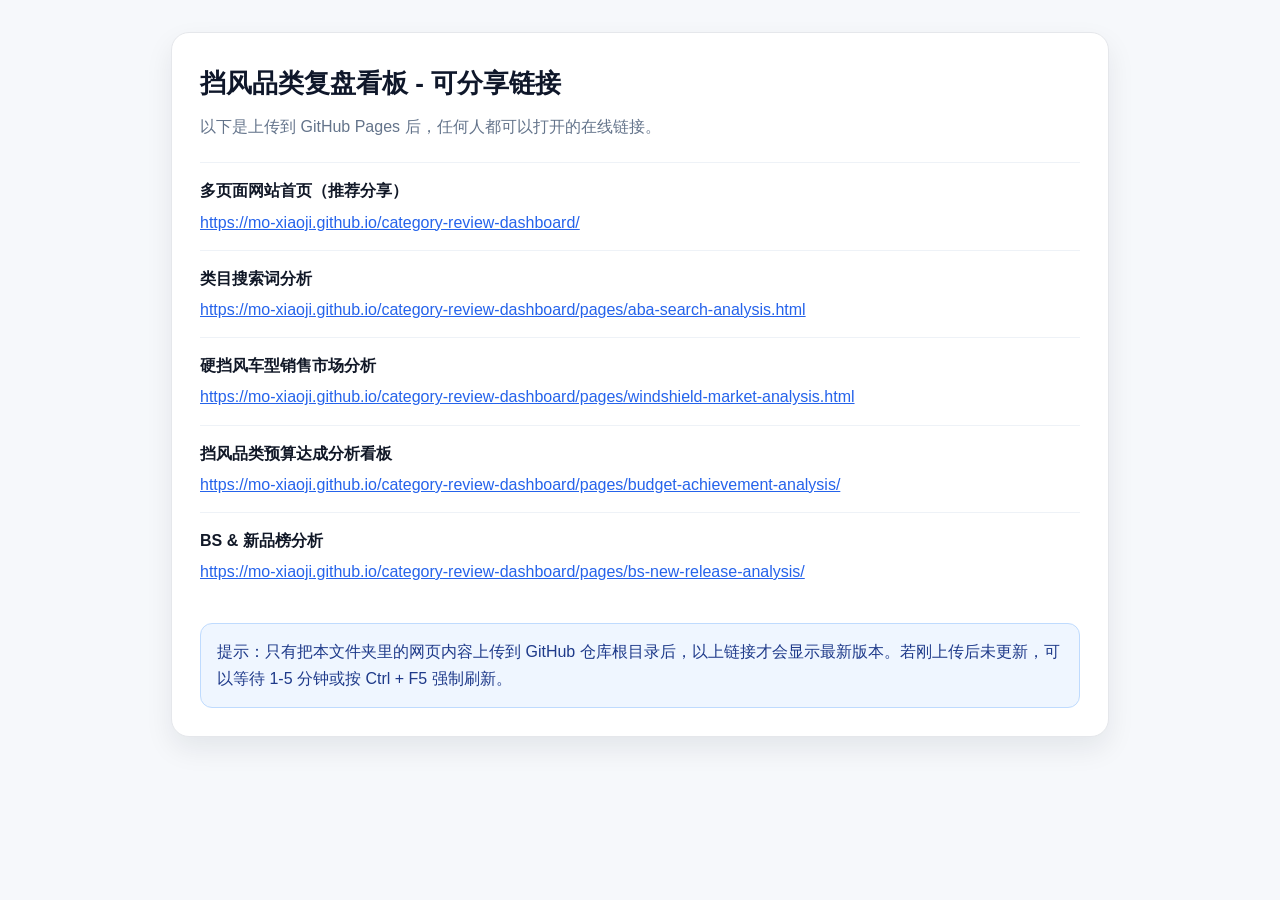
<file: 可分享链接.html>
﻿<!doctype html>
<html lang="zh-CN">
<head>
  <meta charset="utf-8" />
  <meta name="viewport" content="width=device-width, initial-scale=1" />
  <title>挡风品类复盘看板 - 可分享链接</title>
  <style>
    body{font-family:Arial,"Microsoft YaHei",sans-serif;background:#f6f8fb;color:#1f2937;margin:0;padding:32px;line-height:1.7}
    .box{max-width:880px;margin:0 auto;background:#fff;border:1px solid #e5e7eb;border-radius:18px;padding:28px;box-shadow:0 12px 28px rgba(15,23,42,.08)}
    h1{margin:0 0 8px;font-size:26px;color:#0f172a}.note{color:#64748b;margin-bottom:22px}.item{padding:14px 0;border-top:1px solid #eef2f7}.item b{display:block;margin-bottom:4px;color:#111827}.item a{color:#2563eb;word-break:break-all}.tips{margin-top:24px;background:#eff6ff;border:1px solid #bfdbfe;color:#1e3a8a;border-radius:12px;padding:14px 16px}
  </style>
</head>
<body>
  <main class="box">
    <h1>挡风品类复盘看板 - 可分享链接</h1>
    <div class="note">以下是上传到 GitHub Pages 后，任何人都可以打开的在线链接。</div>
    <div class="item"><b>多页面网站首页（推荐分享）</b><a href="https://mo-xiaoji.github.io/category-review-dashboard/">https://mo-xiaoji.github.io/category-review-dashboard/</a></div>
    <div class="item"><b>类目搜索词分析</b><a href="https://mo-xiaoji.github.io/category-review-dashboard/pages/aba-search-analysis.html">https://mo-xiaoji.github.io/category-review-dashboard/pages/aba-search-analysis.html</a></div>
    <div class="item"><b>硬挡风车型销售市场分析</b><a href="https://mo-xiaoji.github.io/category-review-dashboard/pages/windshield-market-analysis.html">https://mo-xiaoji.github.io/category-review-dashboard/pages/windshield-market-analysis.html</a></div>
    <div class="item"><b>挡风品类预算达成分析看板</b><a href="https://mo-xiaoji.github.io/category-review-dashboard/pages/budget-achievement-analysis/">https://mo-xiaoji.github.io/category-review-dashboard/pages/budget-achievement-analysis/</a></div>
    <div class="item"><b>BS & 新品榜分析</b><a href="https://mo-xiaoji.github.io/category-review-dashboard/pages/bs-new-release-analysis/">https://mo-xiaoji.github.io/category-review-dashboard/pages/bs-new-release-analysis/</a></div>
    <div class="tips">提示：只有把本文件夹里的网页内容上传到 GitHub 仓库根目录后，以上链接才会显示最新版本。若刚上传后未更新，可以等待 1-5 分钟或按 Ctrl + F5 强制刷新。</div>
  </main>
</body>
</html>
</file>
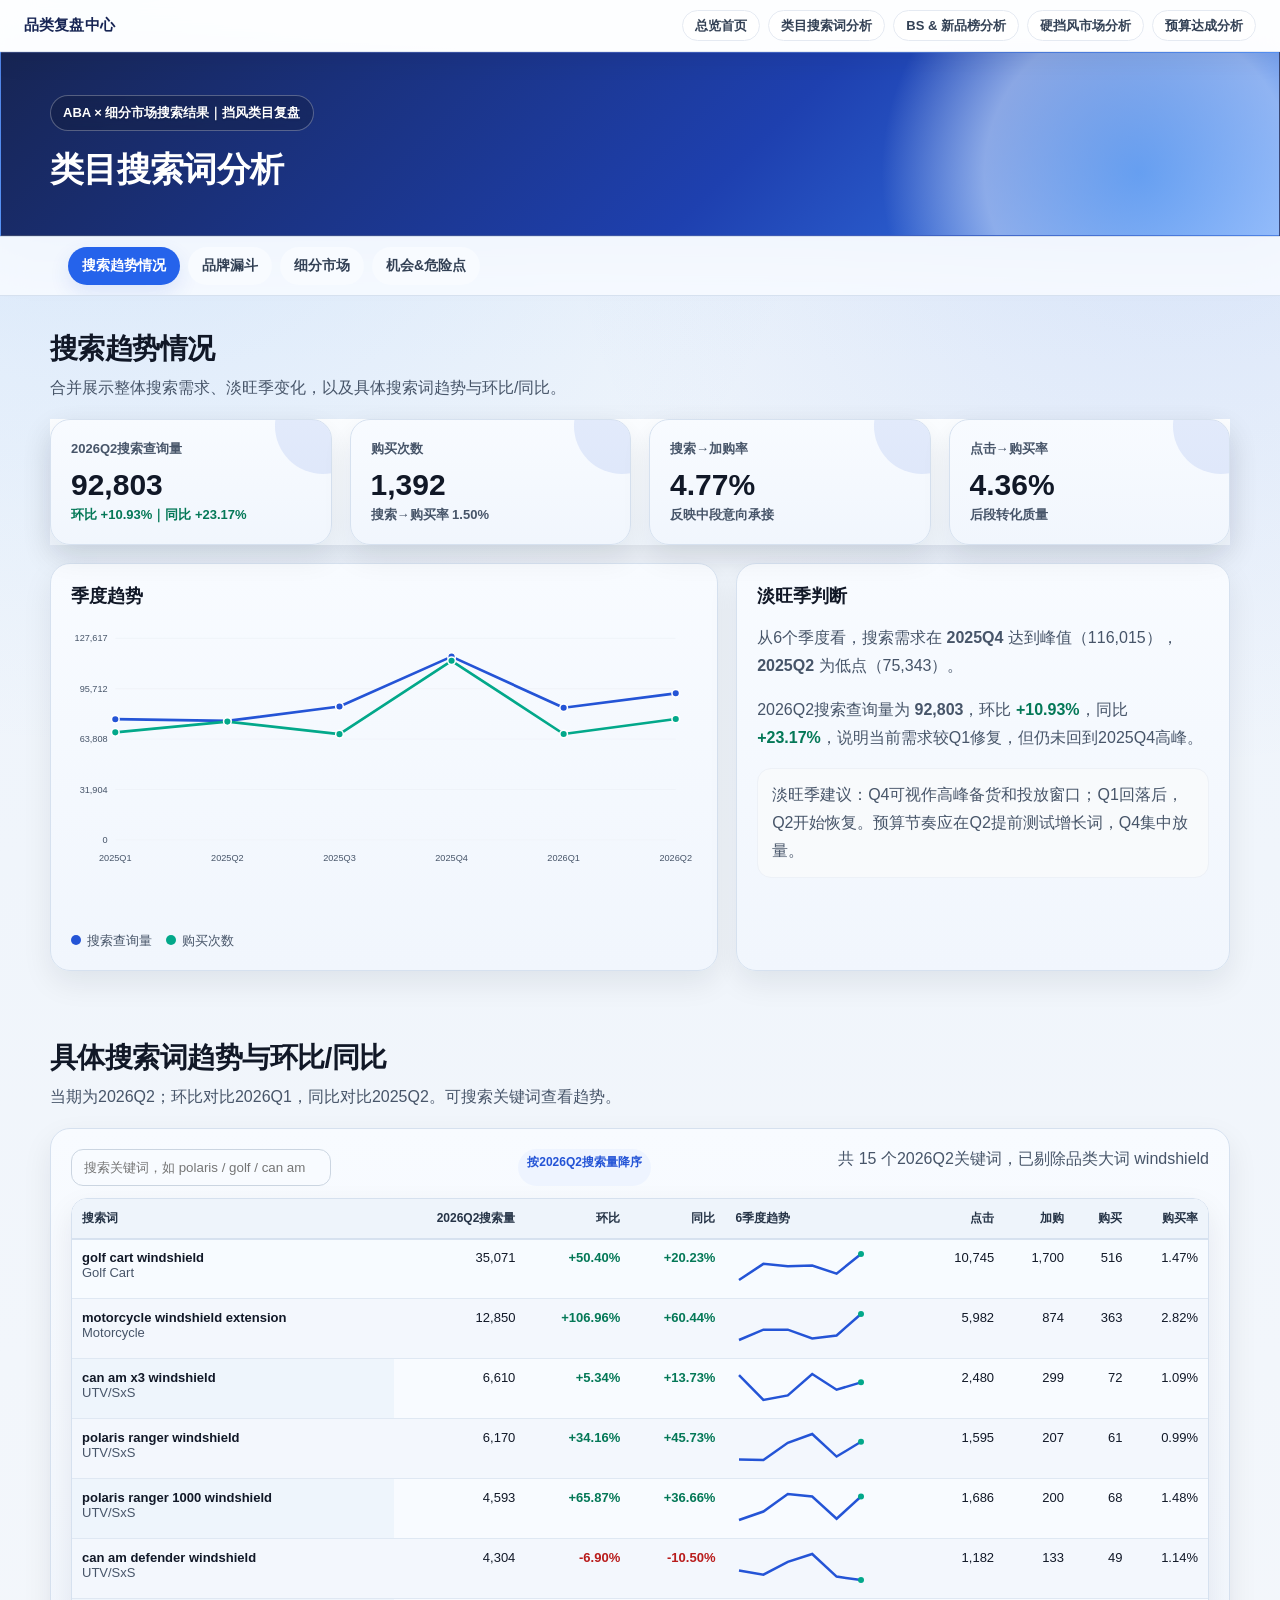
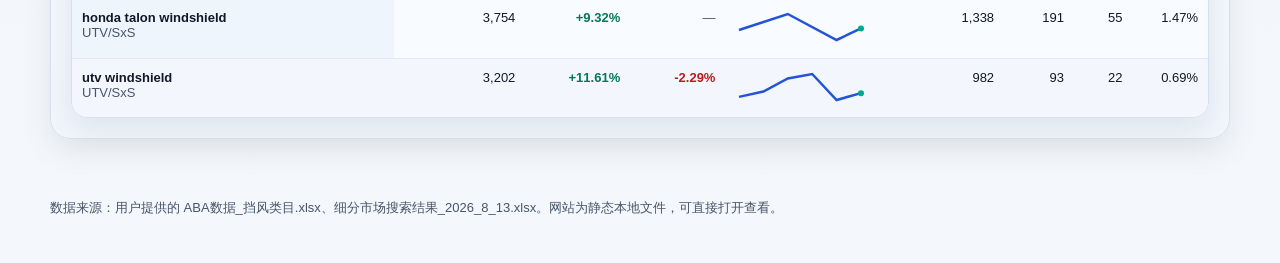
<file: pages/aba-search-analysis.html>
﻿<!doctype html>
<html lang="zh-CN">
<head>
  <meta charset="utf-8" />
  <meta name="viewport" content="width=device-width, initial-scale=1" />
  <title>挡风类目复盘数据网站｜类目搜索词分析</title>
  <style>
    :root{
      --bg:#f6f8fb; --panel:#ffffff; --ink:#142033; --muted:#5d6b82; --subtle:#e8edf5;
      --brand:#2454d6; --brand2:#02a88a; --warn:#e58a00; --danger:#d64242; --good:#0a9f6b;
      --purple:#8057d5; --sky:#2aa7ff; --shadow:0 18px 50px rgba(20,32,51,.10);
      --radius:20px;
    }
    *{box-sizing:border-box}
    html{scroll-behavior:smooth}
    body{margin:0; font-family:-apple-system,BlinkMacSystemFont,"Segoe UI","PingFang SC","Microsoft YaHei",Arial,sans-serif; color:var(--ink); background:linear-gradient(180deg,#edf3ff 0,#f8fafc 320px,var(--bg));}
    a{color:inherit;text-decoration:none}
    .wrap{width:min(1180px,calc(100% - 36px)); margin:0 auto;}
    header.hero{padding:44px 0 30px; position:relative; overflow:hidden;}
    header.hero:before{content:""; position:absolute; right:-120px; top:-140px; width:520px; height:520px; background:radial-gradient(circle,#91c8ff 0,#dbeafe 42%,transparent 70%); opacity:.55;}
    .badge{display:inline-flex; gap:8px; align-items:center; padding:8px 12px; border:1px solid #dbe5f5; background:rgba(255,255,255,.72); border-radius:999px; color:#31506e; font-weight:700; font-size:13px; backdrop-filter:blur(8px)}
    .hero-grid{display:grid; grid-template-columns:1.4fr .9fr; gap:24px; align-items:end; position:relative; z-index:1;}
    h1{font-size:46px; line-height:1.08; margin:18px 0 12px; letter-spacing:-.04em;}
    .lead{font-size:17px; line-height:1.8; color:#42526a; max-width:760px; margin:0;}
    .hero-card{background:rgba(255,255,255,.80); border:1px solid #dfe7f2; border-radius:26px; padding:22px; box-shadow:var(--shadow); backdrop-filter:blur(10px)}
    .hero-card h3{margin:0 0 16px; font-size:16px; color:#394961}.mini-row{display:flex; justify-content:space-between; padding:10px 0; border-top:1px solid #edf1f7; gap:18px}.mini-row:first-of-type{border-top:0}.mini-label{color:#65748b}.mini-val{font-weight:800}
    nav{position:sticky; top:0; z-index:5; background:rgba(246,248,251,.85); backdrop-filter:blur(14px); border-top:1px solid #e7edf6; border-bottom:1px solid #e7edf6;}
    nav .wrap{display:flex; gap:8px; overflow:auto; padding:10px 18px;} nav a{white-space:nowrap; padding:10px 14px; border-radius:999px; color:#44546a; font-weight:700; font-size:14px} nav a:hover{background:#fff;color:var(--brand)}
    section{padding:34px 0;} .section-title{display:flex; align-items:end; justify-content:space-between; gap:20px; margin-bottom:18px;} h2{font-size:28px; margin:0; letter-spacing:-.02em;} .subtitle{margin:6px 0 0; color:var(--muted); line-height:1.7}.grid{display:grid; gap:18px}.grid.kpi{grid-template-columns:repeat(4,1fr)} .grid.two{grid-template-columns:1.15fr .85fr}.grid.three{grid-template-columns:repeat(3,1fr)}
    .card{background:var(--panel); border:1px solid var(--subtle); border-radius:var(--radius); padding:20px; box-shadow:0 8px 24px rgba(20,32,51,.05)} .card h3{margin:0 0 12px; font-size:18px}.card p{color:#536177; line-height:1.75}.kpi-card{position:relative; overflow:hidden}.kpi-card:after{content:""; position:absolute; width:96px; height:96px; right:-40px; top:-42px; border-radius:50%; background:rgba(36,84,214,.10)}.kpi-label{color:#66758b; font-size:13px; font-weight:700}.kpi-value{font-size:30px; font-weight:900; margin:10px 0 4px}.delta{font-size:13px; font-weight:800}.up{color:var(--good)}.down{color:var(--danger)}.flat{color:#607089}.note{padding:12px 14px; background:#f8fafc; border:1px solid #edf1f7; border-radius:14px; color:#4f5f75; line-height:1.7}.pill{display:inline-flex; padding:5px 9px; border-radius:999px; background:#eef4ff; color:#2454d6; font-weight:800; font-size:12px}.pill.good{background:#e9f8f3;color:#087a55}.pill.warn{background:#fff5e6;color:#a96000}.pill.danger{background:#fff0f0;color:#bd3030}.muted{color:var(--muted)}
    .tabs{display:flex; flex-wrap:wrap; gap:8px; margin-bottom:14px}.tab{border:1px solid #dfe7f2; background:#fff; border-radius:12px; padding:9px 12px; cursor:pointer; font-weight:800; color:#42526a}.tab.active{background:#1749cc; color:#fff; border-color:#1749cc}.defs{display:grid; grid-template-columns:repeat(3,1fr); gap:12px}.def{background:#f8fafc; border:1px solid #e8edf5; border-radius:16px; padding:14px}.def b{display:block; margin-bottom:7px}.def span{color:#5b6880; line-height:1.6; font-size:13px}
    .chart{width:100%; min-height:300px}.chart svg{width:100%; height:auto; display:block}.axis text{fill:#718096; font-size:12px}.axis line,.axis path{stroke:#dbe3ef}.gridline{stroke:#eef2f7}.line{fill:none; stroke-width:3.5; stroke-linecap:round; stroke-linejoin:round}.dot{stroke:#fff; stroke-width:2}.label{font-size:12px; fill:#344155; font-weight:700}.legend{display:flex; flex-wrap:wrap; gap:14px; margin-top:12px; color:#607089; font-size:13px}.legend i{display:inline-block;width:10px;height:10px;border-radius:50%;margin-right:6px}
    .table-tools{display:flex; justify-content:space-between; gap:12px; margin-bottom:12px; flex-wrap:wrap}.searchbox{border:1px solid #dce4f1; border-radius:12px; padding:10px 12px; min-width:260px; background:#fff}table{width:100%; border-collapse:separate; border-spacing:0; font-size:13px}th,td{padding:11px 10px; border-bottom:1px solid #edf1f7; text-align:left; vertical-align:top}th{position:sticky; top:51px; background:#fff; z-index:2; color:#516176; font-size:12px}tr:hover td{background:#fafcff}.table-wrap{overflow:auto; max-height:520px; border:1px solid #edf1f7; border-radius:16px} .num{text-align:right; font-variant-numeric:tabular-nums}.spark{width:130px; height:34px}.select{border:1px solid #dce4f1; border-radius:12px; padding:10px 12px; background:#fff; min-width:280px}
    .funnel-list{display:grid; gap:10px}.funnel-row{display:grid; grid-template-columns:250px 1fr; gap:12px; align-items:center; padding:10px; border:1px solid #edf1f7; border-radius:16px}.funnel-name{font-weight:800; font-size:13px}.funnel-bars{display:grid; grid-template-columns:repeat(4,1fr); gap:8px}.fbar{background:#f1f5fb; border-radius:10px; overflow:hidden; min-height:34px; position:relative}.fbar span{display:block; height:100%; border-radius:10px; min-width:2px}.fbar em{position:absolute; left:8px; top:8px; font-style:normal; font-size:12px; font-weight:800; color:#1b2840; text-shadow:0 1px 0 rgba(255,255,255,.6)}
    .insight-list{display:grid; grid-template-columns:1fr; gap:12px}.insight{border-radius:18px; border:1px solid #e5ebf4; padding:15px 15px 15px 18px; background:#fff; position:relative; overflow:hidden}.insight:before{content:""; position:absolute; left:0; top:0; bottom:0; width:5px; background:var(--good)}.insight.risk:before{background:var(--danger)}.insight h4{margin:0 0 8px; font-size:15px}.insight p{margin:0; font-size:13px; color:#59677c; line-height:1.65}.insight small{display:inline-block; margin-top:10px; font-weight:800; color:#314259}.insight .tag{margin-top:10px}.insight .meta-line{display:flex; flex-wrap:wrap; gap:6px; margin:9px 0}.insight .rank{display:inline-flex; align-items:center; justify-content:center; min-width:28px; height:28px; border-radius:999px; background:#edf4ff; color:#2454d6; font-weight:900; margin-right:8px}.market-card{display:flex; flex-direction:column; gap:10px}.market-head{display:flex; justify-content:space-between; gap:12px}.market-title{font-weight:900}.metric-line{height:8px; border-radius:999px; background:#edf2f8; overflow:hidden}.metric-line span{display:block; height:100%; border-radius:999px; background:linear-gradient(90deg,var(--brand),var(--brand2))}.footer{padding:26px 0 46px; color:#718096; font-size:13px}.summary-callout{background:linear-gradient(135deg,#173b93,#0e8272); color:#fff; border:0}.summary-callout p,.summary-callout .muted{color:rgba(255,255,255,.82)}.summary-callout .pill{background:rgba(255,255,255,.16); color:#fff}.code{font-family:ui-monospace,SFMono-Regular,Consolas,monospace}

    .panorama{display:grid; gap:10px}.panorama-row{display:grid; grid-template-columns:250px 1fr 120px; gap:12px; align-items:center; padding:12px; border:1px solid #edf1f7; border-radius:16px; background:#fff}.stage-grid{display:grid; grid-template-columns:repeat(4,1fr); gap:8px}.stage-cell{background:#f5f7fb; border-radius:12px; padding:8px; min-height:56px}.stage-cell b{display:block; font-size:12px; color:#5c6b82; margin-bottom:4px}.stage-cell span{font-weight:900; font-variant-numeric:tabular-nums}.stage-cell.weak{outline:2px solid rgba(214,66,66,.22); background:#fff4f4}.stage-cell.strong{outline:2px solid rgba(10,159,107,.18); background:#effaf6}.diagnosis-grid{display:grid; grid-template-columns:repeat(2,1fr); gap:12px}.diagnosis{border:1px solid #e5ebf4; border-radius:18px; padding:15px; background:#fff}.diagnosis h4{margin:0 0 8px; font-size:15px}.diagnosis p{margin:0; color:#59677c; line-height:1.65; font-size:13px}.diagnosis .tag{display:inline-flex; margin-top:10px; padding:5px 9px; border-radius:999px; background:#eef4ff; color:#2454d6; font-size:12px; font-weight:800}.diagnosis.risk .tag{background:#fff0f0;color:#bd3030}.diagnosis.good .tag{background:#e9f8f3;color:#087a55}

    @media(max-width:900px){.hero-grid,.grid.two,.grid.three,.grid.kpi,.defs,.insight-list,.diagnosis-grid{grid-template-columns:1fr}.funnel-row,.panorama-row{grid-template-columns:1fr}.funnel-bars,.stage-grid{grid-template-columns:1fr 1fr}h1{font-size:34px}.section-title{display:block}th{top:0}}
  
    /* 分页展示：点击导航只展示对应模块，避免页面过长 */
    .page-tabs{top:45px; z-index:30;}
    .page-tabs a.active{background:#fff;color:var(--brand);box-shadow:0 8px 20px rgba(36,84,214,.12);}
    .analysis-page.is-hidden{display:none;}
    .analysis-page.active-page{display:block;}
  </style>
<!-- unified-category-theme:start -->
<style>
  :root{
    --hub-bg:#eef4fb;
    --hub-bg-2:#f4f7fb;
    --hub-surface:#f8fbff;
    --hub-surface-2:#f1f6fd;
    --hub-ink:#111827;
    --hub-muted:#475569;
    --hub-blue:#2563eb;
    --hub-blue-2:#1d4ed8;
    --hub-blue-dark:#172554;
    --hub-line:#d6e1ef;
    --hub-soft:#eaf2ff;
    --hub-shadow:0 12px 30px rgba(15,23,42,.08);
    --hub-radius:22px;
  }
  html{scroll-behavior:smooth;}
  body{
    background:
      radial-gradient(circle at 8% 0%,rgba(96,165,250,.16),transparent 34%),
      radial-gradient(circle at 92% 8%,rgba(37,99,235,.10),transparent 30%),
      linear-gradient(180deg,#e3edf8 0,#eef4fb 360px,#f4f7fb 100%)!important;
    color:var(--hub-ink)!important;
    font-family:-apple-system,BlinkMacSystemFont,"Segoe UI","Microsoft YaHei",Arial,sans-serif!important;
  }
  body a{color:var(--hub-blue);}

  /* 全站顶部导航 */
  .multipage-site-nav,.topnav{
    position:sticky!important;top:0!important;z-index:9999!important;
    background:rgba(248,251,255,.94)!important;backdrop-filter:blur(16px)!important;
    border-bottom:1px solid var(--hub-line)!important;box-shadow:0 8px 24px rgba(15,23,42,.06)!important;
    font-family:-apple-system,BlinkMacSystemFont,"Segoe UI","Microsoft YaHei",Arial,sans-serif!important;
  }
  .multipage-site-nav .inner,.topnav .navin{max-width:1280px!important;margin:0 auto!important;padding:10px 24px!important;display:flex!important;align-items:center!important;justify-content:space-between!important;gap:14px!important;}
  .multipage-site-nav .title,.topnav .brand{font-size:15px!important;font-weight:900!important;color:var(--hub-blue-dark)!important;letter-spacing:.01em!important;white-space:nowrap!important;}
  .multipage-site-nav .links,.topnav .navlinks{display:flex!important;gap:8px!important;flex-wrap:wrap!important;}
  .multipage-site-nav a,.topnav a{display:inline-flex!important;align-items:center!important;text-decoration:none!important;color:#334155!important;background:#fff!important;border:1px solid var(--hub-line)!important;border-radius:999px!important;padding:8px 12px!important;font-size:13px!important;line-height:1!important;font-weight:760!important;box-shadow:none!important;}
  .multipage-site-nav a:hover,.topnav a:hover{color:var(--hub-blue)!important;background:var(--hub-soft)!important;border-color:#b7cff7!important;}

  /* 页面标题区统一为深蓝渐变，强化辨识度 */
  body>section.hero,body>header.hero,main.shell>header.hero,body>.wrap>header,body.page-market header{
    background:linear-gradient(135deg,#172554 0%,#1e40af 58%,#3b82f6 100%)!important;
    color:#fff!important;border:1px solid rgba(255,255,255,.14)!important;
    box-shadow:0 18px 45px rgba(30,64,175,.18)!important;
  }
  body>section.hero,body>header.hero{padding:42px 28px 34px!important;}
  main.shell>header.hero,body>.wrap>header,body.page-market header{border-radius:28px!important;padding:30px!important;margin:22px 0 20px!important;}
  body>section.hero .wrap,body>header.hero .wrap{max-width:1280px!important;}
  body>section.hero h1,body>header.hero h1,main.shell>header.hero h1,body>.wrap>header h1,body.page-market header h1,.hero h1{color:#fff!important;font-size:34px!important;line-height:1.18!important;letter-spacing:-.02em!important;font-weight:900!important;}
  body>section.hero p,body>header.hero p,main.shell>header.hero p,body>.wrap>header .subtitle,main.shell>header.hero .subtitle,body.page-market header p,.hero p{color:#dbeafe!important;line-height:1.75!important;}
  body>.wrap>header .badge,main.shell>header.hero .badge,.hero .badge,body.page-market header .badge,.eyebrow{background:rgba(255,255,255,.14)!important;color:#dbeafe!important;border:1px solid rgba(255,255,255,.25)!important;border-radius:999px!important;}

  /* 内容卡片：统一浅蓝白，减少纯白刺眼，同时保证文字对比度 */
  body :where(.card,.kpi-card,.mini,.share-card,.kem-bs-card,.product,.table-card,.toolbar,.filters,.table-wrap,.tableBox,.summary-box,.formula-box){
    background:linear-gradient(180deg,var(--hub-surface) 0%,var(--hub-surface-2) 100%)!important;
    color:var(--hub-ink)!important;
    border-color:var(--hub-line)!important;
    box-shadow:var(--hub-shadow)!important;
  }
  body :where(.kpi,.kpis .kpi){
    background:linear-gradient(180deg,#fbfdff 0%,#f0f6fd 100%)!important;
    color:var(--hub-ink)!important;
    border-color:var(--hub-line)!important;
    box-shadow:var(--hub-shadow)!important;
  }
  body :where(h1,h2,h3,h4,.value,.kpi-value,.share-brand,.kem-bs-title){color:var(--hub-ink)!important;}
  body :where(.hero h1,header h1,body>section.hero h1,body>header.hero h1,main.shell>header.hero h1,body>.wrap>header h1,body.page-market header h1){color:#fff!important;}
  body :where(.muted,.subtitle,.hint,.kpi-label,.kpi-sub,.kpi .name,.kpi .delta,.sub,.share-label,.kem-bs-label,.meta,small){color:var(--hub-muted)!important;}
  body :where(.hero .subtitle,body>section.hero p,body>header.hero p,main.shell>header.hero p,body>.wrap>header .subtitle,body.page-market header p){color:#dbeafe!important;}

  /* 筛选与分页：统一底色，但保留状态色、业务标签、图表颜色 */
  body :where(select,input){background:#f8fbff!important;color:var(--hub-ink)!important;border-color:#cbd5e1!important;}
  body :where(.page-tabs,.pageTabs,.tabs,.filters,.toolbar){background:rgba(248,251,255,.88)!important;backdrop-filter:blur(14px)!important;border-color:var(--hub-line)!important;}
  body :where(.tab,.mode-tab,.page-tabs a,.pageTabs button,.switches button,.pager button){background:#f8fbff!important;color:#334155!important;border-color:var(--hub-line)!important;}
  body :where(.tab.active,.mode-tab.active,.page-tabs a.active,.pageTabs button.active,.switches button.active){background:var(--hub-blue)!important;color:#fff!important;border-color:var(--hub-blue)!important;}
  body :where(button.primary,.btn.primary){background:var(--hub-blue)!important;color:#fff!important;border-color:var(--hub-blue)!important;}

  /* 表格：统一可读性 */
  body table{background:#f8fbff!important;color:var(--hub-ink)!important;}
  body th{background:#eaf1fa!important;color:#263447!important;border-bottom-color:var(--hub-line)!important;}
  body td{color:#111827!important;border-bottom-color:#dfe8f3!important;}
  body tbody tr:nth-child(even) td{background:#f3f7fd!important;}
  body tbody tr:hover td{background:#eef5ff!important;}
  body :where(td:first-child,th:first-child){background:#eef5fc!important;}
  body :where(tbody tr:hover td:first-child){background:#eef5ff!important;}

  /* 硬挡风页原来是深色图表，统一浅色后单独补强图表轴线、说明条和热力表清晰度 */
  body.page-market{--text:var(--hub-ink);--muted:#526071;--grid:#d8e3f0;--panel:var(--hub-surface);--panel2:var(--hub-surface-2);--card:var(--hub-surface);}
  body.page-market .fieldGuide{background:#e6f6fb!important;color:#174151!important;border-color:#9bd9e7!important;}
  body.page-market .fieldGuide b{color:#0f3a4a!important;}
  body.page-market .axis{stroke:#64748b!important;opacity:.75!important;}
  body.page-market .gridline{stroke:#d8e3f0!important;opacity:1!important;}
  body.page-market svg text{fill:#526071!important;}
  body.page-market .dot{stroke:#f8fbff!important;}
  body.page-market .heatCell{border-color:#d8e3f0!important;color:#111827!important;}
  body.page-market .pill{background:#eaf2ff!important;color:#1d4ed8!important;}
  body.page-market .pos{color:#059669!important;}
  body.page-market .neg{color:#dc2626!important;}

  @media(max-width:820px){.multipage-site-nav .inner,.topnav .navin{align-items:flex-start!important;flex-direction:column!important}.multipage-site-nav .links,.topnav .navlinks{width:100%!important;overflow:auto!important;flex-wrap:nowrap!important}.hero h1,body>section.hero h1,body>header.hero h1,body.page-market header h1{font-size:28px!important}}
</style>
<!-- unified-category-theme:end -->
<!-- readability-audit-fix:start -->
<style>
  body.page-search{--good:#047857;--danger:#b91c1c;--muted:#475569;}
  body.page-search header.hero .badge{background:rgba(15,23,42,.28)!important;border-color:rgba(255,255,255,.28)!important;color:#ffffff!important;text-shadow:0 1px 2px rgba(0,0,0,.18)!important;}
  body.page-search .up{color:#047857!important;font-weight:900!important;}
  body.page-search .down{color:#b91c1c!important;font-weight:900!important;}
  body.page-search .pill.good{background:#dcfce7!important;color:#166534!important;font-weight:900!important;}
  body.page-search .pill.warn{background:#fef3c7!important;color:#92400e!important;font-weight:900!important;}
  body.page-search .pill.danger{background:#fee2e2!important;color:#991b1b!important;font-weight:900!important;}
  body.page-search .muted,
  body.page-search .subtitle,
  body.page-search .legend,
  body.page-search .footer,
  body.page-search .kpi-label,
  body.page-search .flat,
  body.page-search .card p,
  body.page-search .insight p,
  body.page-search .diagnosis p,
  body.page-search .def span{color:#475569!important;}
  body.page-search .axis text,
  body.page-search svg text[fill="#475569"]{fill:#475569!important;}
  body.page-search .summary-callout .pill{background:#eaf2ff!important;color:#1d4ed8!important;font-weight:900!important;}
  body.page-search .summary-callout p{color:#334155!important;}
  /* keyword-table-header-fix: 避免固定表头遮住第一行关键词 */
  body.page-search .table-wrap th{top:0!important;background:#eef4fb!important;box-shadow:0 1px 0 #d7e2f0!important;}
  body.page-search #kwTable tbody tr:first-child td{background:#f7fbff!important;}
</style>
<!-- readability-audit-fix:end -->
<style id="decision-upgrade-style">
.decision-upgrade{max-width:1280px;margin:18px auto 20px;padding:0 24px;font-family:-apple-system,BlinkMacSystemFont,"Segoe UI","Microsoft YaHei",Arial,sans-serif;color:#122033}.decision-upgrade *{box-sizing:border-box}.du-shell{background:linear-gradient(135deg,#ffffff,#f6fbff);border:1px solid #d7e2ef;border-radius:24px;box-shadow:0 14px 36px rgba(15,23,42,.08);padding:20px}.du-head{display:flex;justify-content:space-between;gap:14px;align-items:flex-start;margin-bottom:14px}.du-kicker{font-size:12px;font-weight:900;color:#1d4ed8;letter-spacing:.06em;text-transform:uppercase}.du-title{margin:4px 0 0;font-size:20px;font-weight:900;color:#102454}.du-link{display:inline-flex;white-space:nowrap;text-decoration:none;border:1px solid #bfdbfe;background:#eff6ff;color:#1d4ed8;border-radius:999px;padding:8px 12px;font-size:13px;font-weight:800}.du-grid{display:grid;grid-template-columns:repeat(4,minmax(0,1fr));gap:12px}.du-card{border:1px solid #e2eaf5;background:#fff;border-radius:16px;padding:14px}.du-card b{display:block;color:#111827;margin-bottom:6px;font-size:14px}.du-card span{display:block;color:#566579;line-height:1.6;font-size:13px}.du-foot{margin-top:12px;background:#fff7ed;border:1px solid #fed7aa;color:#9a3412;border-radius:14px;padding:12px 14px;line-height:1.65;font-size:13px}.du-chip{display:inline-block;border-radius:999px;padding:3px 8px;font-size:12px;font-weight:900;margin-right:6px}.du-op{background:#dcfce7;color:#047857}.du-risk{background:#fee2e2;color:#b91c1c}.du-q{background:#eaf2ff;color:#1d4ed8}@media(max-width:900px){.du-head{flex-direction:column}.du-grid{grid-template-columns:1fr}.du-link{white-space:normal}}
</style>
</head>
<body class="page-search">
<style>
.multipage-site-nav{position:sticky!important;top:0!important;z-index:9999!important;background:rgba(255,255,255,.94)!important;backdrop-filter:blur(16px)!important;border-bottom:1px solid #e5eaf2!important;box-shadow:0 8px 28px rgba(15,23,42,.06)!important;font-family:-apple-system,BlinkMacSystemFont,"Segoe UI","Microsoft YaHei",Arial,sans-serif!important}
.multipage-site-nav .inner{max-width:1280px!important;margin:0 auto!important;padding:10px 24px!important;display:flex!important;align-items:center!important;justify-content:space-between!important;gap:14px!important}
.multipage-site-nav .title{font-size:15px!important;font-weight:900!important;color:#172554!important;white-space:nowrap!important}
.multipage-site-nav .links{display:flex!important;gap:8px!important;flex-wrap:wrap!important}
.multipage-site-nav a{display:inline-flex!important;align-items:center!important;text-decoration:none!important;color:#334155!important;background:#fff!important;border:1px solid #e5eaf2!important;border-radius:999px!important;padding:8px 12px!important;font-size:13px!important;line-height:1!important;font-weight:750!important}
.multipage-site-nav a:hover{color:#2563eb!important;background:#eff6ff!important;border-color:#bfdbfe!important}
@media(max-width:760px){.multipage-site-nav .inner{align-items:flex-start!important;flex-direction:column!important}.multipage-site-nav .links{width:100%!important;overflow:auto!important;flex-wrap:nowrap!important}}
</style>
<div class="multipage-site-nav">
  <div class="inner">
    <div class="title">品类复盘中心</div>
    <div class="links">
      <a href="../index.html">总览首页</a>
      <a href="./aba-search-analysis.html">类目搜索词分析</a>
      <a href="./bs-new-release-analysis/index.html">BS & 新品榜分析</a>
      <a href="./windshield-market-analysis.html">硬挡风市场分析</a>
      <a href="./budget-achievement-analysis/index.html">预算达成分析</a>
    </div>
  </div>
</div>
  <header class="hero">
    <div class="wrap hero-grid">
      <div>
        <div class="badge">ABA × 细分市场搜索结果｜挡风类目复盘</div>
        <h1>类目搜索词分析</h1>
      </div>
    </div>
  </header>
  <nav class="page-tabs"><div class="wrap"><a href="#trend" data-page="trend" class="active">搜索趋势情况</a><a href="#brand" data-page="brand">品牌漏斗</a><a href="#segments" data-page="segments">细分市场</a><a href="#opprisk" data-page="opprisk">机会&危险点</a></div></nav>

  <main class="wrap">
    <section id="demand" class="analysis-page">
      <div class="section-title"><div><h2>搜索趋势情况</h2><p class="subtitle">合并展示整体搜索需求、淡旺季变化，以及具体搜索词趋势与环比/同比。</p></div></div>
      <div class="grid kpi">
        <div class="card kpi-card"><div class="kpi-label">2026Q2搜索查询量</div><div class="kpi-value" id="kpiSearch"></div><div class="delta up" id="kpiSearchDelta"></div></div>
        <div class="card kpi-card"><div class="kpi-label">购买次数</div><div class="kpi-value" id="kpiPurchases"></div><div class="delta" id="kpiPurchDelta"></div></div>
        <div class="card kpi-card"><div class="kpi-label">搜索→加购率</div><div class="kpi-value" id="kpiCartRate"></div><div class="delta flat">反映中段意向承接</div></div>
        <div class="card kpi-card"><div class="kpi-label">点击→购买率</div><div class="kpi-value" id="kpiC2P"></div><div class="delta flat">后段转化质量</div></div>
      </div>
      <div class="grid two" style="margin-top:18px">
        <div class="card"><h3>季度趋势</h3><div id="trendChart" class="chart"></div><div class="legend"><span><i style="background:#2454d6"></i>搜索查询量</span><span><i style="background:#02a88a"></i>购买次数</span></div></div>
        <div class="card"><h3>淡旺季判断</h3><div id="seasonText"></div></div>
      </div>
    </section>

    <section id="keywords" class="analysis-page">
      <div class="section-title"><div><h2>具体搜索词趋势与环比/同比</h2><p class="subtitle">当期为2026Q2；环比对比2026Q1，同比对比2025Q2。可搜索关键词查看趋势。</p></div></div>
      <div class="card">
        <div class="table-tools"><input id="kwSearch" class="searchbox" placeholder="搜索关键词，如 polaris / golf / can am"/><span class="pill">按2026Q2搜索量降序</span><span id="kwCount" class="muted">展示2026Q2全部关键词，已剔除品类大词 windshield</span></div>
        <div class="table-wrap"><table id="kwTable"><thead><tr><th>搜索词</th><th class="num">2026Q2搜索量</th><th class="num">环比</th><th class="num">同比</th><th>6季度趋势</th><th class="num">点击</th><th class="num">加购</th><th class="num">购买</th><th class="num">购买率</th></tr></thead><tbody></tbody></table></div>
      </div>
    </section>

    <section id="brand" class="analysis-page">
      <div class="section-title"><div><h2>搜索词品牌表现：曝光 → 点击 → 加购 → 购买</h2><p class="subtitle">先看当期每个搜索词的品牌份额全景，再结合该搜索词在ABA中的搜索量环比和同比，判断品牌到底缺在曝光、点击、加购还是购买环节。</p></div></div>
      <div class="card">
        <div class="table-tools"><span class="pill">2026Q2品牌份额全景</span><span class="muted">诊断规则：先看相邻环节最大掉点（点击-曝光、加购-点击、购买-加购）；若无明显掉点，再结合ABA需求增长和链路承接判断是否可以放大前端曝光/搜索流量。市场搜索量表现统一取ABA当期搜索量、环比和同比。</span></div>
        <div class="panorama" id="brandPanorama"></div>
      </div>
      <div class="grid two" style="margin-top:18px">
        <div class="card"><h3>单词品牌份额链路诊断</h3><select id="funnelSelect" class="select"></select><div id="funnelDetail" style="margin-top:14px"></div></div>
        <div class="card"><h3>结合ABA环比/同比后的环节不足判断</h3><div id="stageDiagnosis" class="diagnosis-grid"></div></div>
      </div>

    </section>

    <section id="segments" class="analysis-page">
      <div class="section-title"><div><h2>细分市场搜索结果分析</h2><p class="subtitle">从360天/90天搜索量、增长、销量区间、均价、价格带、退货率判断市场容量与进入质量。</p></div></div>
      <div class="grid two">
        <div class="card"><h3>细分市场：90天搜索量 × 90天增长</h3><div id="segmentBubble" class="chart"></div></div>
        <div class="card"><h3>当期ABA词池结构</h3><div id="clusterChart" class="chart"></div><div class="note">2026Q2 ABA词池中，UTV/SxS相关词搜索份额约35%，Golf Cart约38%，UTV/SxS约48%，Motorcycle约14%；剔除品类大词后，词池结构更集中在具体车型/场景词。</div></div>
      </div>
      <div class="card" style="margin-top:18px"><h3>细分市场总结分析</h3><div id="segmentSummary" class="diagnosis-grid"></div></div>
      <div class="card" style="margin-top:18px"><h3>细分市场明细</h3><div class="table-wrap"><table id="segTable"><thead><tr><th>细分市场</th><th class="num">90天搜索</th><th class="num">90天增长</th><th class="num">360天搜索</th><th class="num">180天增长</th><th class="num">销量区间</th><th class="num">均价</th><th class="num">价格带</th><th class="num">退货率</th></tr></thead><tbody></tbody></table></div></div>
    </section>

    <section id="opprisk" class="analysis-page">
      <div class="section-title"><div><h2>结合ABA与细分市场的机会点和危险点</h2><p class="subtitle">口径：同比=2026Q2 对比 2025Q2；同时参考 2025 Q2→Q3→Q4，判断 Q3-Q4 是否仍有承接窗口。</p></div></div>
      <div class="card summary-callout" style="margin-bottom:18px"><span class="pill">结论摘要</span><p style="font-size:17px;line-height:1.7;margin:12px 0 0">优先看“同季变化 + 去年Q3-Q4走势”：Q2同比增长且去年Q3-Q4继续放大，按机会提前布局；Q2同比下滑但去年Q3-Q4本应放大，先排查曝光/排名/适配承接。短期关注 <b>golf cart windshield、motorcycle windshield extension、polaris ranger windshield、polaris ranger 1000 windshield</b>；谨慎处理 <b>rzr windshield、can am maverick x3 windshield、can am defender windshield</b>。</p></div>
      <div class="card" style="margin-bottom:18px"><h3>判断规则</h3><p class="note"><b>机会：</b>同季增长 + 去年Q3-Q4放大。<br><b>风险：</b>同季下滑 + 去年Q3-Q4本应放大。<br><b>避免误判：</b>只看环比回落，不直接判定需求下滑。</p></div>
      <div class="grid two">
        <div><h3>机会点</h3><div class="insight-list" id="oppList"></div></div>
        <div><h3>危险点</h3><div class="insight-list" id="riskList"></div></div>
      </div>
    </section>
  </main>
  <div class="footer wrap">数据来源：用户提供的 ABA数据_挡风类目.xlsx、细分市场搜索结果_2026_8_13.xlsx。网站为静态本地文件，可直接打开查看。</div>
<script id="dataset" type="application/json">{"periods": ["2025Q1", "2025Q2", "2025Q3", "2025Q4", "2026Q1", "2026Q2"], "latestPeriod": "2026Q2", "overview": [{"period": "2025Q1", "year": 2025, "quarter": 1, "terms": 25, "search_volume": 76411, "impressions": 1814482, "clicks": 31351, "cart_adds": 4658, "purchases": 1238, "ctr_pct": 1.728, "cart_rate_pct": 6.096, "purchase_rate_pct": 1.62, "click_to_purchase_pct": 3.949, "qoq_search_pct": null, "yoy_search_pct": null}, {"period": "2025Q2", "year": 2025, "quarter": 2, "terms": 13, "search_volume": 75343, "impressions": 1825577, "clicks": 30758, "cart_adds": 4813, "purchases": 1362, "ctr_pct": 1.685, "cart_rate_pct": 6.388, "purchase_rate_pct": 1.808, "click_to_purchase_pct": 4.428, "qoq_search_pct": -1.398, "yoy_search_pct": null}, {"period": "2025Q3", "year": 2025, "quarter": 3, "terms": 15, "search_volume": 84457, "impressions": 2180317, "clicks": 32692, "cart_adds": 4445, "purchases": 1217, "ctr_pct": 1.499, "cart_rate_pct": 5.263, "purchase_rate_pct": 1.441, "click_to_purchase_pct": 3.723, "qoq_search_pct": 12.097, "yoy_search_pct": null}, {"period": "2025Q4", "year": 2025, "quarter": 4, "terms": 28, "search_volume": 116015, "impressions": 3159887, "clicks": 45277, "cart_adds": 6405, "purchases": 2062, "ctr_pct": 1.433, "cart_rate_pct": 5.521, "purchase_rate_pct": 1.777, "click_to_purchase_pct": 4.554, "qoq_search_pct": 37.366, "yoy_search_pct": null}, {"period": "2026Q1", "year": 2026, "quarter": 1, "terms": 23, "search_volume": 83658, "impressions": 2291709, "clicks": 32134, "cart_adds": 4197, "purchases": 1219, "ctr_pct": 1.402, "cart_rate_pct": 5.017, "purchase_rate_pct": 1.457, "click_to_purchase_pct": 3.793, "qoq_search_pct": -27.89, "yoy_search_pct": 9.484}, {"period": "2026Q2", "year": 2026, "quarter": 2, "terms": 15, "search_volume": 92803, "impressions": 2607330, "clicks": 31931, "cart_adds": 4424, "purchases": 1392, "ctr_pct": 1.225, "cart_rate_pct": 4.767, "purchase_rate_pct": 1.5, "click_to_purchase_pct": 4.359, "qoq_search_pct": 10.931, "yoy_search_pct": 23.174}], "overallStats": {"latestSearch": 92803, "latestPurchases": 1392, "qoqSearch": 10.93, "yoySearch": 23.17, "peakPeriod": "2025Q4", "peakSearch": 116015, "troughPeriod": "2025Q2", "troughSearch": 75343, "latestCtr": 1.22, "latestCartRate": 4.77, "latestPurchaseRate": 1.5, "latestClickToPurchase": 4.36}, "currentTerms": [{"period": "2026Q2", "year": 2026, "quarter": 2, "term": "golf cart windshield", "score": 149, "search_volume": 35071, "impressions": 929661, "brand_impressions": 76904, "brand_impression_share": 8.27, "clicks": 10745, "ctr": 30.64, "click_brand_count": 1129, "brand_click_share": 10.51, "click_price_median": 101.99, "brand_click_price_median": 27.99, "click_same_day": 38, "click_1day": 1882, "click_2day": 2734, "cart_adds": 1700, "cart_rate": 4.85, "cart_brand_count": 158, "brand_cart_share": 9.29, "cart_price_median": 99.99, "brand_cart_price_median": 27.99, "cart_same_day": 5, "cart_1day": 296, "cart_2day": 432, "purchases": 516, "purchase_rate": 1.47, "purchase_brand_count": 44, "brand_purchase_share": 8.53, "purchase_price_median": 101.99, "brand_purchase_price_median": 27.99, "purchase_same_day": 2, "purchase_1day": 130, "purchase_2day": 144, "cluster": "Golf Cart", "qoq_search_pct": 50.397, "yoy_search_pct": 20.226, "click_vs_impr": 2.24, "cart_vs_click": -1.22, "purchase_vs_cart": -0.76, "purchase_vs_impr": 0.26}, {"period": "2026Q2", "year": 2026, "quarter": 2, "term": "motorcycle windshield extension", "score": 180, "search_volume": 12850, "impressions": 374162, "brand_impressions": 40278, "brand_impression_share": 10.76, "clicks": 5982, "ctr": 46.55, "click_brand_count": 1124, "brand_click_share": 18.79, "click_price_median": 28.69, "brand_click_price_median": 70.99, "click_same_day": 98, "click_1day": 1509, "click_2day": 1652, "cart_adds": 874, "cart_rate": 6.8, "cart_brand_count": 153, "brand_cart_share": 17.51, "cart_price_median": 26.83, "brand_cart_price_median": 70.99, "cart_same_day": 25, "cart_1day": 264, "cart_2day": 262, "purchases": 363, "purchase_rate": 2.82, "purchase_brand_count": 61, "brand_purchase_share": 16.8, "purchase_price_median": 25.99, "brand_purchase_price_median": 70.99, "purchase_same_day": 12, "purchase_1day": 132, "purchase_2day": 123, "cluster": "Motorcycle", "qoq_search_pct": 106.958, "yoy_search_pct": 60.444, "click_vs_impr": 8.03, "cart_vs_click": -1.28, "purchase_vs_cart": -0.71, "purchase_vs_impr": 6.04}, {"period": "2026Q2", "year": 2026, "quarter": 2, "term": "can am x3 windshield", "score": 263, "search_volume": 6610, "impressions": 167443, "brand_impressions": 48309, "brand_impression_share": 28.85, "clicks": 2480, "ctr": 37.52, "click_brand_count": 826, "brand_click_share": 33.31, "click_price_median": 229.99, "brand_click_price_median": 299.99, "click_same_day": 0, "click_1day": 176, "click_2day": 458, "cart_adds": 299, "cart_rate": 4.52, "cart_brand_count": 92, "brand_cart_share": 30.77, "cart_price_median": 229.99, "brand_cart_price_median": 239.99, "cart_same_day": 0, "cart_1day": 18, "cart_2day": 59, "purchases": 72, "purchase_rate": 1.09, "purchase_brand_count": 24, "brand_purchase_share": 33.33, "purchase_price_median": 234.13, "brand_purchase_price_median": 479.99, "purchase_same_day": 0, "purchase_1day": 6, "purchase_2day": 16, "cluster": "UTV/SxS", "qoq_search_pct": 5.339, "yoy_search_pct": 13.73, "click_vs_impr": 4.46, "cart_vs_click": -2.54, "purchase_vs_cart": 2.56, "purchase_vs_impr": 4.48}, {"period": "2026Q2", "year": 2026, "quarter": 2, "term": "polaris ranger windshield", "score": 278, "search_volume": 6170, "impressions": 210793, "brand_impressions": 49462, "brand_impression_share": 23.46, "clicks": 1595, "ctr": 25.85, "click_brand_count": 603, "brand_click_share": 37.81, "click_price_median": 189.99, "brand_click_price_median": 179.99, "click_same_day": 1, "click_1day": 109, "click_2day": 330, "cart_adds": 207, "cart_rate": 3.35, "cart_brand_count": 82, "brand_cart_share": 39.61, "cart_price_median": 179.99, "brand_cart_price_median": 169.99, "cart_same_day": 1, "cart_1day": 14, "cart_2day": 52, "purchases": 61, "purchase_rate": 0.99, "purchase_brand_count": 31, "brand_purchase_share": 50.82, "purchase_price_median": 159.99, "brand_purchase_price_median": 159.99, "purchase_same_day": 0, "purchase_1day": 3, "purchase_2day": 22, "cluster": "UTV/SxS", "qoq_search_pct": 34.16, "yoy_search_pct": 45.725, "click_vs_impr": 14.35, "cart_vs_click": 1.8, "purchase_vs_cart": 11.21, "purchase_vs_impr": 27.36}, {"period": "2026Q2", "year": 2026, "quarter": 2, "term": "polaris ranger 1000 windshield", "score": 336, "search_volume": 4593, "impressions": 128409, "brand_impressions": 35496, "brand_impression_share": 27.64, "clicks": 1686, "ctr": 36.71, "click_brand_count": 587, "brand_click_share": 34.82, "click_price_median": 179.99, "brand_click_price_median": 179.99, "click_same_day": 2, "click_1day": 90, "click_2day": 307, "cart_adds": 200, "cart_rate": 4.35, "cart_brand_count": 78, "brand_cart_share": 39.0, "cart_price_median": 169.95, "brand_cart_price_median": 159.99, "cart_same_day": 0, "cart_1day": 16, "cart_2day": 38, "purchases": 68, "purchase_rate": 1.48, "purchase_brand_count": 27, "brand_purchase_share": 39.71, "purchase_price_median": 159.98, "brand_purchase_price_median": 159.99, "purchase_same_day": 0, "purchase_1day": 4, "purchase_2day": 15, "cluster": "UTV/SxS", "qoq_search_pct": 65.872, "yoy_search_pct": 36.656, "click_vs_impr": 7.18, "cart_vs_click": 4.18, "purchase_vs_cart": 0.71, "purchase_vs_impr": 12.07}, {"period": "2026Q2", "year": 2026, "quarter": 2, "term": "can am defender windshield", "score": 380, "search_volume": 4304, "impressions": 156417, "brand_impressions": 41709, "brand_impression_share": 26.67, "clicks": 1182, "ctr": 27.46, "click_brand_count": 439, "brand_click_share": 37.14, "click_price_median": 199.99, "brand_click_price_median": 199.99, "click_same_day": 0, "click_1day": 96, "click_2day": 209, "cart_adds": 133, "cart_rate": 3.09, "cart_brand_count": 54, "brand_cart_share": 40.6, "cart_price_median": 189.99, "brand_cart_price_median": 189.99, "cart_same_day": 0, "cart_1day": 13, "cart_2day": 24, "purchases": 49, "purchase_rate": 1.14, "purchase_brand_count": 22, "brand_purchase_share": 44.9, "purchase_price_median": 189.99, "brand_purchase_price_median": 189.99, "purchase_same_day": 0, "purchase_1day": 7, "purchase_2day": 11, "cluster": "UTV/SxS", "qoq_search_pct": -6.9, "yoy_search_pct": -10.501, "click_vs_impr": 10.47, "cart_vs_click": 3.46, "purchase_vs_cart": 4.3, "purchase_vs_impr": 18.23}, {"period": "2026Q2", "year": 2026, "quarter": 2, "term": "honda talon windshield", "score": 641, "search_volume": 3754, "impressions": 109402, "brand_impressions": 17935, "brand_impression_share": 16.39, "clicks": 1338, "ctr": 35.64, "click_brand_count": 333, "brand_click_share": 24.89, "click_price_median": 239.99, "brand_click_price_median": 299.99, "click_same_day": 0, "click_1day": 92, "click_2day": 239, "cart_adds": 191, "cart_rate": 5.09, "cart_brand_count": 51, "brand_cart_share": 26.7, "cart_price_median": 239.99, "brand_cart_price_median": 299.99, "cart_same_day": 0, "cart_1day": 16, "cart_2day": 44, "purchases": 55, "purchase_rate": 1.47, "purchase_brand_count": 20, "brand_purchase_share": 36.36, "purchase_price_median": 235.0, "brand_purchase_price_median": 179.99, "purchase_same_day": 0, "purchase_1day": 8, "purchase_2day": 14, "cluster": "UTV/SxS", "qoq_search_pct": 9.319, "yoy_search_pct": null, "click_vs_impr": 8.5, "cart_vs_click": 1.81, "purchase_vs_cart": 9.66, "purchase_vs_impr": 19.97}, {"period": "2026Q2", "year": 2026, "quarter": 2, "term": "utv windshield", "score": 525, "search_volume": 3202, "impressions": 83554, "brand_impressions": 35348, "brand_impression_share": 42.31, "clicks": 982, "ctr": 30.67, "click_brand_count": 368, "brand_click_share": 37.47, "click_price_median": 165.99, "brand_click_price_median": 169.99, "click_same_day": 0, "click_1day": 74, "click_2day": 205, "cart_adds": 93, "cart_rate": 2.9, "cart_brand_count": 36, "brand_cart_share": 38.71, "cart_price_median": 169.97, "brand_cart_price_median": 169.99, "cart_same_day": 0, "cart_1day": 10, "cart_2day": 21, "purchases": 22, "purchase_rate": 0.69, "purchase_brand_count": 12, "brand_purchase_share": 54.55, "purchase_price_median": 159.99, "brand_purchase_price_median": 169.99, "purchase_same_day": 0, "purchase_1day": 6, "purchase_2day": 3, "cluster": "UTV/SxS", "qoq_search_pct": 11.607, "yoy_search_pct": -2.289, "click_vs_impr": -4.84, "cart_vs_click": 1.24, "purchase_vs_cart": 15.84, "purchase_vs_impr": 12.24}, {"period": "2026Q2", "year": 2026, "quarter": 2, "term": "kawasaki mule windshield", "score": 798, "search_volume": 3163, "impressions": 95768, "brand_impressions": 17713, "brand_impression_share": 18.5, "clicks": 971, "ctr": 30.7, "click_brand_count": 356, "brand_click_share": 36.66, "click_price_median": 209.99, "brand_click_price_median": 269.99, "click_same_day": 0, "click_1day": 51, "click_2day": 159, "cart_adds": 105, "cart_rate": 3.32, "cart_brand_count": 42, "brand_cart_share": 40.0, "cart_price_median": 209.99, "brand_cart_price_median": 269.99, "cart_same_day": 0, "cart_1day": 9, "cart_2day": 19, "purchases": 22, "purchase_rate": 0.7, "purchase_brand_count": 8, "brand_purchase_share": 36.36, "purchase_price_median": 199.99, "brand_purchase_price_median": 179.99, "purchase_same_day": 0, "purchase_1day": 3, "purchase_2day": 4, "cluster": "UTV/SxS", "qoq_search_pct": -19.208, "yoy_search_pct": null, "click_vs_impr": 18.16, "cart_vs_click": 3.34, "purchase_vs_cart": -3.64, "purchase_vs_impr": 17.86}, {"period": "2026Q2", "year": 2026, "quarter": 2, "term": "can am windshield", "score": 851, "search_volume": 2582, "impressions": 69493, "brand_impressions": 20680, "brand_impression_share": 29.76, "clicks": 828, "ctr": 32.07, "click_brand_count": 264, "brand_click_share": 31.88, "click_price_median": 218.49, "brand_click_price_median": 218.49, "click_same_day": 0, "click_1day": 51, "click_2day": 150, "cart_adds": 84, "cart_rate": 3.25, "cart_brand_count": 33, "brand_cart_share": 39.29, "cart_price_median": 218.49, "brand_cart_price_median": 229.99, "cart_same_day": 0, "cart_1day": 8, "cart_2day": 15, "purchases": 22, "purchase_rate": 0.85, "purchase_brand_count": 8, "brand_purchase_share": 36.36, "purchase_price_median": 214.95, "brand_purchase_price_median": 229.99, "purchase_same_day": 0, "purchase_1day": 2, "purchase_2day": 4, "cluster": "UTV/SxS", "qoq_search_pct": 15.733, "yoy_search_pct": 7.763, "click_vs_impr": 2.12, "cart_vs_click": 7.41, "purchase_vs_cart": -2.93, "purchase_vs_impr": 6.6}, {"period": "2026Q2", "year": 2026, "quarter": 2, "term": "rzr windshield", "score": 745, "search_volume": 2554, "impressions": 59393, "brand_impressions": 20338, "brand_impression_share": 34.24, "clicks": 848, "ctr": 33.2, "click_brand_count": 314, "brand_click_share": 37.03, "click_price_median": 191.99, "brand_click_price_median": 151.99, "click_same_day": 0, "click_1day": 94, "click_2day": 224, "cart_adds": 120, "cart_rate": 4.7, "cart_brand_count": 39, "brand_cart_share": 32.5, "cart_price_median": 169.97, "brand_cart_price_median": 123.49, "cart_same_day": 0, "cart_1day": 21, "cart_2day": 31, "purchases": 26, "purchase_rate": 1.02, "purchase_brand_count": 12, "brand_purchase_share": 46.15, "purchase_price_median": 117.31, "brand_purchase_price_median": 99.99, "purchase_same_day": 0, "purchase_1day": 5, "purchase_2day": 6, "cluster": "UTV/SxS", "qoq_search_pct": -11.381, "yoy_search_pct": -16.781, "click_vs_impr": 2.79, "cart_vs_click": -4.53, "purchase_vs_cart": 13.65, "purchase_vs_impr": 11.91}, {"period": "2026Q2", "year": 2026, "quarter": 2, "term": "can am maverick x3 windshield", "score": 729, "search_volume": 2498, "impressions": 70777, "brand_impressions": 18990, "brand_impression_share": 26.83, "clicks": 907, "ctr": 36.31, "click_brand_count": 345, "brand_click_share": 38.04, "click_price_median": 229.99, "brand_click_price_median": 299.99, "click_same_day": 0, "click_1day": 66, "click_2day": 231, "cart_adds": 110, "cart_rate": 4.4, "cart_brand_count": 47, "brand_cart_share": 42.73, "cart_price_median": 218.49, "brand_cart_price_median": 299.99, "cart_same_day": 0, "cart_1day": 13, "cart_2day": 31, "purchases": 25, "purchase_rate": 1.0, "purchase_brand_count": 10, "brand_purchase_share": 40.0, "purchase_price_median": 211.56, "brand_purchase_price_median": 218.49, "purchase_same_day": 0, "purchase_1day": 6, "purchase_2day": 7, "cluster": "UTV/SxS", "qoq_search_pct": -22.71, "yoy_search_pct": -32.668, "click_vs_impr": 11.21, "cart_vs_click": 4.69, "purchase_vs_cart": -2.73, "purchase_vs_impr": 13.17}, {"period": "2026Q2", "year": 2026, "quarter": 2, "term": "2026 polaris ranger 1000 windshield", "score": 634, "search_volume": 2380, "impressions": 69673, "brand_impressions": 20573, "brand_impression_share": 29.53, "clicks": 1009, "ctr": 42.39, "click_brand_count": 365, "brand_click_share": 36.17, "click_price_median": 169.99, "brand_click_price_median": 170.19, "click_same_day": 0, "click_1day": 75, "click_2day": 142, "cart_adds": 155, "cart_rate": 6.51, "cart_brand_count": 57, "brand_cart_share": 36.77, "cart_price_median": 159.99, "brand_cart_price_median": 159.99, "cart_same_day": 0, "cart_1day": 9, "cart_2day": 20, "purchases": 42, "purchase_rate": 1.76, "purchase_brand_count": 14, "brand_purchase_share": 33.33, "purchase_price_median": 159.99, "brand_purchase_price_median": 159.99, "purchase_same_day": 0, "purchase_1day": 3, "purchase_2day": 6, "cluster": "UTV/SxS", "qoq_search_pct": null, "yoy_search_pct": null, "click_vs_impr": 6.64, "cart_vs_click": 0.6, "purchase_vs_cart": -3.44, "purchase_vs_impr": 3.8}, {"period": "2026Q2", "year": 2026, "quarter": 2, "term": "kawasaki mule pro fxt windshield", "score": 897, "search_volume": 2235, "impressions": 62727, "brand_impressions": 9144, "brand_impression_share": 14.58, "clicks": 1097, "ctr": 49.08, "click_brand_count": 340, "brand_click_share": 30.99, "click_price_median": 271.99, "brand_click_price_median": 399.99, "click_same_day": 0, "click_1day": 55, "click_2day": 147, "cart_adds": 107, "cart_rate": 4.79, "cart_brand_count": 39, "brand_cart_share": 36.45, "cart_price_median": 279.99, "brand_cart_price_median": 399.99, "cart_same_day": 0, "cart_1day": 3, "cart_2day": 19, "purchases": 35, "purchase_rate": 1.57, "purchase_brand_count": 15, "brand_purchase_share": 42.86, "purchase_price_median": 289.99, "brand_purchase_price_median": 399.99, "purchase_same_day": 0, "purchase_1day": 0, "purchase_2day": 8, "cluster": "UTV/SxS", "qoq_search_pct": -0.357, "yoy_search_pct": null, "click_vs_impr": 16.41, "cart_vs_click": 5.46, "purchase_vs_cart": 6.41, "purchase_vs_impr": 28.28}, {"period": "2026Q2", "year": 2026, "quarter": 2, "term": "kemimoto windshield", "score": 773, "search_volume": 837, "impressions": 19658, "brand_impressions": 17791, "brand_impression_share": 90.5, "clicks": 281, "ctr": 33.57, "click_brand_count": 263, "brand_click_share": 93.59, "click_price_median": 239.99, "brand_click_price_median": 237.49, "click_same_day": 1, "click_1day": 30, "click_2day": 57, "cart_adds": 46, "cart_rate": 5.5, "cart_brand_count": 45, "brand_cart_share": 97.83, "cart_price_median": 214.69, "brand_cart_price_median": 214.69, "cart_same_day": 1, "cart_1day": 6, "cart_2day": 12, "purchases": 14, "purchase_rate": 1.67, "purchase_brand_count": 14, "brand_purchase_share": 100.0, "purchase_price_median": 179.98, "brand_purchase_price_median": 179.98, "purchase_same_day": 0, "purchase_1day": 1, "purchase_2day": 7, "cluster": "UTV/SxS", "qoq_search_pct": 24.368, "yoy_search_pct": 33.068, "click_vs_impr": 3.09, "cart_vs_click": 4.24, "purchase_vs_cart": 2.17, "purchase_vs_impr": 9.5}], "history": [{"term": "golf cart windshield", "2025Q1": 19530, "2025Q2": 29171, "2025Q3": 27785, "2025Q4": 28195, "2026Q1": 23319, "2026Q2": 35071}, {"term": "motorcycle windshield extension", "2025Q1": 4802, "2025Q2": 8009, "2025Q3": 7994, "2025Q4": 5258, "2026Q1": 6209, "2026Q2": 12850}, {"term": "can am x3 windshield", "2025Q1": 6935, "2025Q2": 5812, "2025Q3": 6022, "2025Q4": 6987, "2026Q1": 6275, "2026Q2": 6610}, {"term": "polaris ranger windshield", "2025Q1": 4295, "2025Q2": 4234, "2025Q3": 6060, "2025Q4": 6999, "2026Q1": 4599, "2026Q2": 6170}, {"term": "polaris ranger 1000 windshield", "2025Q1": 2667, "2025Q2": 3361, "2025Q3": 4801, "2025Q4": 4599, "2026Q1": 2769, "2026Q2": 4593}, {"term": "can am defender windshield", "2025Q1": 5202, "2025Q2": 4809, "2025Q3": 6014, "2025Q4": 6751, "2026Q1": 4623, "2026Q2": 4304}, {"term": "honda talon windshield", "2025Q1": 3711, "2025Q2": null, "2025Q3": 4150, "2025Q4": null, "2026Q1": 3434, "2026Q2": 3754}, {"term": "utv windshield", "2025Q1": 3020, "2025Q2": 3277, "2025Q3": 3911, "2025Q4": 4130, "2026Q1": 2869, "2026Q2": 3202}, {"term": "kawasaki mule windshield", "2025Q1": 3050, "2025Q2": null, "2025Q3": null, "2025Q4": 5753, "2026Q1": 3915, "2026Q2": 3163}, {"term": "can am windshield", "2025Q1": 2408, "2025Q2": 2396, "2025Q3": 2635, "2025Q4": 2813, "2026Q1": 2231, "2026Q2": 2582}, {"term": "rzr windshield", "2025Q1": 2817, "2025Q2": 3069, "2025Q3": 3475, "2025Q4": 3641, "2026Q1": 2882, "2026Q2": 2554}, {"term": "can am maverick x3 windshield", "2025Q1": 2627, "2025Q2": 3710, "2025Q3": 4162, "2025Q4": 3499, "2026Q1": 3232, "2026Q2": 2498}, {"term": "2026 polaris ranger 1000 windshield", "2025Q1": null, "2025Q2": null, "2025Q3": null, "2025Q4": null, "2026Q1": null, "2026Q2": 2380}, {"term": "kawasaki mule pro fxt windshield", "2025Q1": null, "2025Q2": null, "2025Q3": null, "2025Q4": null, "2026Q1": 2243, "2026Q2": 2235}, {"term": "kemimoto windshield", "2025Q1": 384, "2025Q2": 629, "2025Q3": 651, "2025Q4": 876, "2026Q1": 673, "2026Q2": 837}], "funnel": [{"term": "golf cart windshield", "search_volume": 35071, "shares": [8.27, 10.51, 9.29, 8.53], "deltas": [2.24, -1.22, -0.76, 0.26]}, {"term": "motorcycle windshield extension", "search_volume": 12850, "shares": [10.76, 18.79, 17.51, 16.8], "deltas": [8.03, -1.28, -0.71, 6.04]}, {"term": "can am x3 windshield", "search_volume": 6610, "shares": [28.85, 33.31, 30.77, 33.33], "deltas": [4.46, -2.54, 2.56, 4.48]}, {"term": "polaris ranger windshield", "search_volume": 6170, "shares": [23.46, 37.81, 39.61, 50.82], "deltas": [14.35, 1.8, 11.21, 27.36]}, {"term": "polaris ranger 1000 windshield", "search_volume": 4593, "shares": [27.64, 34.82, 39.0, 39.71], "deltas": [7.18, 4.18, 0.71, 12.07]}, {"term": "can am defender windshield", "search_volume": 4304, "shares": [26.67, 37.14, 40.6, 44.9], "deltas": [10.47, 3.46, 4.3, 18.23]}, {"term": "honda talon windshield", "search_volume": 3754, "shares": [16.39, 24.89, 26.7, 36.36], "deltas": [8.5, 1.81, 9.66, 19.97]}, {"term": "utv windshield", "search_volume": 3202, "shares": [42.31, 37.47, 38.71, 54.55], "deltas": [-4.84, 1.24, 15.84, 12.24]}, {"term": "kawasaki mule windshield", "search_volume": 3163, "shares": [18.5, 36.66, 40.0, 36.36], "deltas": [18.16, 3.34, -3.64, 17.86]}, {"term": "can am windshield", "search_volume": 2582, "shares": [29.76, 31.88, 39.29, 36.36], "deltas": [2.12, 7.41, -2.93, 6.6]}, {"term": "rzr windshield", "search_volume": 2554, "shares": [34.24, 37.03, 32.5, 46.15], "deltas": [2.79, -4.53, 13.65, 11.91]}, {"term": "can am maverick x3 windshield", "search_volume": 2498, "shares": [26.83, 38.04, 42.73, 40.0], "deltas": [11.21, 4.69, -2.73, 13.17]}, {"term": "2026 polaris ranger 1000 windshield", "search_volume": 2380, "shares": [29.53, 36.17, 36.77, 33.33], "deltas": [6.64, 0.6, -3.44, 3.8]}, {"term": "kawasaki mule pro fxt windshield", "search_volume": 2235, "shares": [14.58, 30.99, 36.45, 42.86], "deltas": [16.41, 5.46, 6.41, 28.28]}, {"term": "kemimoto windshield", "search_volume": 837, "shares": [90.5, 93.59, 97.83, 100.0], "deltas": [3.09, 4.24, 2.17, 9.5]}], "clusterCurrent": [{"cluster": "Golf Cart", "terms": 1, "search_volume": 35071, "purchases": 516, "avg_brand_impr": 8.27, "avg_brand_purchase": 8.53, "search_share_pct": 37.791, "purchase_share_pct": 37.069}, {"cluster": "Motorcycle", "terms": 1, "search_volume": 12850, "purchases": 363, "avg_brand_impr": 10.76, "avg_brand_purchase": 16.8, "search_share_pct": 13.847, "purchase_share_pct": 26.078}, {"cluster": "UTV/SxS", "terms": 13, "search_volume": 44882, "purchases": 513, "avg_brand_impr": 31.482, "avg_brand_purchase": 45.748, "search_share_pct": 48.363, "purchase_share_pct": 36.853}], "segments": [{"market": "motorcycle windshield", "search360": 218150, "growth180": 31.11, "search90": 62016, "growth90": 0.43, "salesLow": 1250, "salesHigh": 1500, "salesMid": 1375.0, "topClickedItems": 102, "avgPrice": 62.46, "minPrice": 17.02, "maxPrice": 181.16, "returnRate": 5.3, "salesPer90Search": 2.22}, {"market": "golf cart windshield", "search360": 235073, "growth180": 16.36, "search90": 65330, "growth90": 6.93, "salesLow": 5000, "salesHigh": 6000, "salesMid": 5500.0, "topClickedItems": 44, "avgPrice": 95.13, "minPrice": 23.35, "maxPrice": 119.99, "returnRate": 4.74, "salesPer90Search": 8.42}, {"market": "motorcycle windshield extension", "search360": 43359, "growth180": 66.52, "search90": 14768, "growth90": 19.84, "salesLow": 1000, "salesHigh": 1250, "salesMid": 1125.0, "topClickedItems": 28, "avgPrice": 30.97, "minPrice": 16.3, "maxPrice": 76.93, "returnRate": 6.3, "salesPer90Search": 7.62}, {"market": "rzr windshield", "search360": 23631, "growth180": -21.27, "search90": 4643, "growth90": -19.5, "salesLow": 100, "salesHigh": 250, "salesMid": 175.0, "topClickedItems": 32, "avgPrice": 207.41, "minPrice": 75.45, "maxPrice": 385.73, "returnRate": 4.82, "salesPer90Search": 3.77}, {"market": "road glide windshield", "search360": 117087, "growth180": 42.86, "search90": 31559, "growth90": -15.44, "salesLow": 750, "salesHigh": 1000, "salesMid": 875.0, "topClickedItems": 64, "avgPrice": 133.82, "minPrice": 25.66, "maxPrice": 269.43, "returnRate": 5.6, "salesPer90Search": 2.77}, {"market": "street glide windshield", "search360": 86870, "growth180": 31.69, "search90": 24303, "growth90": -3.08, "salesLow": 750, "salesHigh": 1000, "salesMid": 875.0, "topClickedItems": 49, "avgPrice": 49.75, "minPrice": 24.92, "maxPrice": 138.02, "returnRate": 5.14, "salesPer90Search": 3.6}, {"market": "polaris ranger windshield", "search360": 101630, "growth180": -16.51, "search90": 24471, "growth90": 12.38, "salesLow": 1250, "salesHigh": 1500, "salesMid": 1375.0, "topClickedItems": 31, "avgPrice": 257.4, "minPrice": 100.04, "maxPrice": 689.19, "returnRate": 2.65, "salesPer90Search": 5.62}, {"market": "kawasaki mule windshield", "search360": 25833, "growth180": -37.12, "search90": 5111, "growth90": 5.12, "salesLow": 250, "salesHigh": 500, "salesMid": 375.0, "topClickedItems": 30, "avgPrice": 220.28, "minPrice": 45.89, "maxPrice": 473.45, "returnRate": 2.88, "salesPer90Search": 7.34}, {"market": "yamaha golf cart windshield", "search360": 34182, "growth180": 27.44, "search90": 9979, "growth90": 8.77, "salesLow": 1000, "salesHigh": 1250, "salesMid": 1125.0, "topClickedItems": 41, "avgPrice": 108.54, "minPrice": 79.7, "maxPrice": 168.4, "returnRate": 4.58, "salesPer90Search": 11.27}, {"market": "club car precedent windshield", "search360": 85043, "growth180": 12.1, "search90": 23199, "growth90": 6.66, "salesLow": 3000, "salesHigh": 4000, "salesMid": 3500.0, "topClickedItems": 24, "avgPrice": 98.47, "minPrice": 67.64, "maxPrice": 117.76, "returnRate": 4.55, "salesPer90Search": 15.09}, {"market": "can am x3 windshield", "search360": 71939, "growth180": -8.64, "search90": 15588, "growth90": -16.91, "salesLow": 500, "salesHigh": 750, "salesMid": 625.0, "topClickedItems": 19, "avgPrice": 298.58, "minPrice": 135.47, "maxPrice": 801.75, "returnRate": 3.92, "salesPer90Search": 4.01}, {"market": "polaris ranger 570 windshield", "search360": 31139, "growth180": 3.6, "search90": 7402, "growth90": -12.33, "salesLow": 250, "salesHigh": 500, "salesMid": 375.0, "topClickedItems": 42, "avgPrice": 212.51, "minPrice": 85.66, "maxPrice": 499.23, "returnRate": 6.31, "salesPer90Search": 5.07}, {"market": "honda pioneer 1000 windshield", "search360": 16267, "growth180": -43.56, "search90": 2655, "growth90": -17.4, "salesLow": 250, "salesHigh": 500, "salesMid": 375.0, "topClickedItems": 21, "avgPrice": 259.75, "minPrice": 149.61, "maxPrice": 557.67, "returnRate": 1.66, "salesPer90Search": 14.12}, {"market": "club car windshield", "search360": 24758, "growth180": 16.32, "search90": 6478, "growth90": -5.23, "salesLow": 1000, "salesHigh": 1250, "salesMid": 1125.0, "topClickedItems": 35, "avgPrice": 100.06, "minPrice": 26.48, "maxPrice": 120.49, "returnRate": 4.17, "salesPer90Search": 17.37}], "opportunities": [{"title": "polaris ranger windshield", "reason": "细分市场90天搜索增长 12.38%，ABA品牌购买份额高于曝光 27.36pct。", "action": "加大主图/广告曝光，优先承接高转化型号词。"}, {"title": "kawasaki mule windshield", "reason": "细分市场90天搜索增长 5.12%，ABA品牌购买份额高于曝光 17.86pct。", "action": "加大主图/广告曝光，优先承接高转化型号词。"}, {"title": "golf cart windshield", "reason": "品牌曝光份额 8.27%，购买份额 8.53%，购买较曝光高 0.26pct。", "type": "补曝光机会"}, {"title": "polaris ranger windshield", "reason": "搜索量 6,170，环比 34.16%，同比 45.73%；品牌购买份额较曝光高 27.36pct。", "type": "需求增长 + 品牌转化优势"}, {"title": "kemimoto windshield", "reason": "搜索量 837，环比 24.37%，同比 33.07%；品牌购买份额较曝光高 9.5pct。", "type": "需求增长 + 品牌转化优势"}, {"title": "polaris ranger 1000 windshield", "reason": "搜索量 4,593，环比 65.87%，同比 36.66%；品牌购买份额较曝光高 12.07pct。", "type": "需求增长 + 品牌转化优势"}, {"title": "motorcycle windshield extension", "reason": "搜索量 12,850，环比 106.96%，同比 60.44%；品牌购买份额较曝光高 6.04pct。", "type": "需求增长 + 品牌转化优势"}, {"title": "golf cart windshield", "reason": "90天搜索 65,330，90天增长 6.93%，180天增长 16.36%，均价 $95.13。", "action": "评估SKU覆盖、价格带与广告词包。"}, {"title": "motorcycle windshield", "reason": "90天搜索 62,016，90天增长 0.43%，180天增长 31.11%，均价 $62.46。", "action": "评估SKU覆盖、价格带与广告词包。"}, {"title": "road glide windshield", "reason": "90天搜索 31,559，90天增长 -15.44%，180天增长 42.86%，均价 $133.82。", "action": "评估SKU覆盖、价格带与广告词包。"}, {"title": "polaris ranger windshield", "reason": "90天搜索 24,471，90天增长 12.38%，180天增长 -16.51%，均价 $257.4。", "action": "评估SKU覆盖、价格带与广告词包。"}, {"title": "street glide windshield", "reason": "90天搜索 24,303，90天增长 -3.08%，180天增长 31.69%，均价 $49.75。", "action": "评估SKU覆盖、价格带与广告词包。"}, {"title": "club car precedent windshield", "reason": "90天搜索 23,199，90天增长 6.66%，180天增长 12.1%，均价 $98.47。", "action": "评估SKU覆盖、价格带与广告词包。"}, {"title": "motorcycle windshield extension", "reason": "90天搜索 14,768，90天增长 19.84%，180天增长 66.52%，均价 $30.97。", "action": "评估SKU覆盖、价格带与广告词包。"}, {"title": "yamaha golf cart windshield", "reason": "90天搜索 9,979，90天增长 8.77%，180天增长 27.44%，均价 $108.54。", "action": "评估SKU覆盖、价格带与广告词包。"}, {"title": "kawasaki mule windshield", "reason": "90天搜索 5,111，90天增长 5.12%，180天增长 -37.12%，均价 $220.28。", "action": "评估SKU覆盖、价格带与广告词包。"}], "risks": [{"title": "motorcycle windshield extension", "reason": "细分市场退货率 6.3%，高于多数市场，需关注适配与安装说明。", "action": "强化车型适配表、安装视频和售前确认。"}, {"title": "can am x3 windshield", "reason": "细分市场90天搜索增长 -16.91%，ABA当期搜索 6,610。", "action": "控制补货节奏，将预算转向增长子市场。"}, {"title": "rzr windshield", "reason": "细分市场90天搜索增长 -19.5%，ABA当期搜索 2,554。", "action": "控制补货节奏，将预算转向增长子市场。"}, {"title": "kawasaki mule windshield", "reason": "搜索量环比 -19.21%，需谨慎扩库存/预算。", "type": "短期需求回落"}, {"title": "can am maverick x3 windshield", "reason": "搜索量环比 -22.71%，需谨慎扩库存/预算。", "type": "短期需求回落"}, {"title": "can am maverick x3 windshield", "reason": "搜索量同比 -32.67%，说明同季需求或排名覆盖下滑。", "type": "同比下滑"}, {"title": "rzr windshield", "reason": "搜索量环比 -11.38%，需谨慎扩库存/预算。", "type": "短期需求回落"}, {"title": "rzr windshield", "reason": "搜索量同比 -16.78%，说明同季需求或排名覆盖下滑。", "type": "同比下滑"}, {"title": "motorcycle windshield extension", "reason": "90天增长 19.84%，退货率 6.3%。", "action": "缩小投放或加强适配说明。"}, {"title": "rzr windshield", "reason": "90天增长 -19.5%，退货率 4.82%。", "action": "缩小投放或加强适配说明。"}, {"title": "road glide windshield", "reason": "90天增长 -15.44%，退货率 5.6%。", "action": "缩小投放或加强适配说明。"}, {"title": "can am x3 windshield", "reason": "90天增长 -16.91%，退货率 3.92%。", "action": "缩小投放或加强适配说明。"}, {"title": "polaris ranger 570 windshield", "reason": "90天增长 -12.33%，退货率 6.31%。", "action": "缩小投放或加强适配说明。"}, {"title": "honda pioneer 1000 windshield", "reason": "90天增长 -17.4%，退货率 1.66%。", "action": "缩小投放或加强适配说明。"}]}</script>
<script>
const DATA = JSON.parse(document.getElementById('dataset').textContent);
const fmt = n => (n===null||n===undefined||Number.isNaN(n)) ? '—' : Number(n).toLocaleString('en-US');
const pct = n => (n===null||n===undefined||Number.isNaN(n)) ? '—' : `${Number(n).toFixed(2)}%`;
const money = n => (n===null||n===undefined||Number.isNaN(n)) ? '—' : `$${Number(n).toFixed(2)}`;
const clsDelta = n => n==null ? 'flat' : n>=0 ? 'up' : 'down';
const signedPct = n => (n===null||n===undefined||Number.isNaN(n)) ? '—' : `${n>=0?'+':''}${Number(n).toFixed(2)}%`;
const colors = ['#2454d6','#02a88a','#e58a00','#8057d5','#2aa7ff','#d64242'];

function setText(id, txt){ const el = document.getElementById(id); if(el) el.textContent = txt; }
setText('heroSearch', fmt(DATA.overallStats.latestSearch));
setText('heroGrowth', `${signedPct(DATA.overallStats.qoqSearch)} / ${signedPct(DATA.overallStats.yoySearch)}`);
setText('heroPurchase', fmt(DATA.overallStats.latestPurchases));
setText('kpiSearch', fmt(DATA.overallStats.latestSearch));
setText('kpiSearchDelta', `环比 ${signedPct(DATA.overallStats.qoqSearch)}｜同比 ${signedPct(DATA.overallStats.yoySearch)}`);
setText('kpiPurchases', fmt(DATA.overallStats.latestPurchases));
setText('kpiPurchDelta', `搜索→购买率 ${pct(DATA.overallStats.latestPurchaseRate)}`);
setText('kpiCartRate', pct(DATA.overallStats.latestCartRate));
setText('kpiC2P', pct(DATA.overallStats.latestClickToPurchase));

function lineChart(el, series, opts={}){
  const W=820,H=330,m={l:58,r:28,t:24,b:42};
  const xs=DATA.periods;
  const all=series.flatMap(s=>s.values).filter(v=>v!=null);
  const max=Math.max(...all)*1.1, min=0;
  const x=i=>m.l + i*(W-m.l-m.r)/(xs.length-1);
  const y=v=>H-m.b-(v-min)/(max-min)*(H-m.t-m.b);
  const grid=[0,.25,.5,.75,1].map(t=>min+t*(max-min));
  let svg=`<svg viewBox="0 0 ${W} ${H}" role="img" aria-label="${opts.label||'line chart'}">`;
  grid.forEach(g=>{svg+=`<line class="gridline" x1="${m.l}" x2="${W-m.r}" y1="${y(g)}" y2="${y(g)}"/><text x="${m.l-10}" y="${y(g)+4}" text-anchor="end" fill="#475569" font-size="12">${fmt(Math.round(g))}</text>`});
  xs.forEach((d,i)=>svg+=`<text x="${x(i)}" y="${H-14}" text-anchor="middle" fill="#475569" font-size="12">${d}</text>`);
  series.forEach((s,si)=>{
    const pts=s.values.map((v,i)=>v==null?null:[x(i),y(v)]).filter(Boolean);
    if(pts.length){svg+=`<polyline class="line" stroke="${s.color||colors[si]}" points="${pts.map(p=>p.join(',')).join(' ')}"/>`;}
    pts.forEach((p,i)=>{svg+=`<circle class="dot" cx="${p[0]}" cy="${p[1]}" r="5" fill="${s.color||colors[si]}"/>`});
  });
  svg+='</svg>'; el.innerHTML=svg;
}
lineChart(document.getElementById('trendChart'), [
  {name:'搜索查询量', color:'#2454d6', values:DATA.overview.map(d=>d.search_volume)},
  {name:'购买次数', color:'#02a88a', values:DATA.overview.map(d=>d.purchases*55)}
], {label:'季度搜索与购买趋势'});

const s = DATA.overallStats;
document.getElementById('seasonText').innerHTML = `
  <p>从6个季度看，搜索需求在 <b>${s.peakPeriod}</b> 达到峰值（${fmt(s.peakSearch)}），<b>${s.troughPeriod}</b> 为低点（${fmt(s.troughSearch)}）。</p>
  <p>2026Q2搜索查询量为 <b>${fmt(s.latestSearch)}</b>，环比 <b class="${clsDelta(s.qoqSearch)}">${signedPct(s.qoqSearch)}</b>，同比 <b class="${clsDelta(s.yoySearch)}">${signedPct(s.yoySearch)}</b>，说明当前需求较Q1修复，但仍未回到2025Q4高峰。</p>
  <p class="note">淡旺季建议：Q4可视作高峰备货和投放窗口；Q1回落后，Q2开始恢复。预算节奏应在Q2提前测试增长词，Q4集中放量。</p>`;

function spark(values){
  const W=130,H=34, vals=values.map(v=>v==null?null:Number(v)); const nums=vals.filter(v=>v!=null); if(nums.length<2) return '<span class="muted">数据不足</span>';
  const max=Math.max(...nums), min=Math.min(...nums), pad=4; const step=(W-2*pad)/(vals.length-1);
  const pts=vals.map((v,i)=>v==null?null:[pad+i*step, H-pad-(v-min)/(max-min||1)*(H-2*pad)]).filter(Boolean);
  return `<svg class="spark" viewBox="0 0 ${W} ${H}"><polyline fill="none" stroke="#2454d6" stroke-width="2.5" points="${pts.map(p=>p.join(',')).join(' ')}"/><circle cx="${pts[pts.length-1][0]}" cy="${pts[pts.length-1][1]}" r="3" fill="#02a88a"/></svg>`;
}
function renderKeywordTable(){
  const q=document.getElementById('kwSearch').value.trim().toLowerCase();
  const tbody=document.querySelector('#kwTable tbody');
  const histMap=Object.fromEntries(DATA.history.map(h=>[h.term,h]));
  const allRows = DATA.currentTerms.filter(r=>r.term.toLowerCase() !== 'windshield');
  const rows = [...allRows]
    .filter(r=>!q || r.term.toLowerCase().includes(q))
    .sort((a,b)=>b.search_volume-a.search_volume);
  const countEl=document.getElementById('kwCount');
  if(countEl) countEl.textContent = q ? `当前显示 ${rows.length} / ${allRows.length} 个关键词` : `共 ${allRows.length} 个2026Q2关键词，已剔除品类大词 windshield`;
  tbody.innerHTML = rows.map(r=>{
    const h=histMap[r.term]; const vals=DATA.periods.map(p=>h[p]);
    return `<tr><td><b>${r.term}</b><br><span class="muted">${r.cluster}</span></td><td class="num">${fmt(r.search_volume)}</td><td class="num ${clsDelta(r.qoq_search_pct)}">${signedPct(r.qoq_search_pct)}</td><td class="num ${clsDelta(r.yoy_search_pct)}">${signedPct(r.yoy_search_pct)}</td><td>${spark(vals)}</td><td class="num">${fmt(r.clicks)}</td><td class="num">${fmt(r.cart_adds)}</td><td class="num">${fmt(r.purchases)}</td><td class="num">${pct(r.purchase_rate)}</td></tr>`
  }).join('') || '<tr><td colspan="9" class="muted">未找到匹配关键词，请换一个词搜索。</td></tr>';
}
document.getElementById('kwSearch').addEventListener('input', renderKeywordTable); renderKeywordTable();
// kwTableScrollReset: 首次进入搜索趋势页时，确保从第一行开始显示
const kwWrap=document.querySelector('#kwTable')?.closest('.table-wrap'); if(kwWrap) kwWrap.scrollTop=0;

function barChart(el, labels, values, opts={}){
  const W=650,H=320,m={l:160,r:30,t:20,b:36}; const max=Math.max(...values)*1.12;
  let svg=`<svg viewBox="0 0 ${W} ${H}" role="img" aria-label="${opts.label||'bar chart'}">`;
  labels.forEach((lab,i)=>{const y=m.t+i*(H-m.t-m.b)/labels.length+6; const bh=(H-m.t-m.b)/labels.length-10; const w=values[i]/max*(W-m.l-m.r); svg+=`<text x="${m.l-8}" y="${y+bh/2+4}" text-anchor="end" fill="#41516a" font-size="12" font-weight="700">${lab}</text><rect x="${m.l}" y="${y}" width="${w}" height="${bh}" rx="8" fill="${colors[i%colors.length]}" opacity=".88"/><text x="${m.l+w+8}" y="${y+bh/2+4}" fill="#41516a" font-size="12">${fmt(Math.round(values[i]))}</text>`});
  svg+='</svg>'; el.innerHTML=svg;
}
function abaTermForFunnel(f){
  return DATA.currentTerms.find(r=>r.term===f.term) || null;
}
function marketForTerm(term){
  const exact = DATA.segments.find(s=>s.market===term);
  if (exact) return exact;
  const t=term.toLowerCase();
  if(t.includes('golf cart')) return DATA.segments.find(s=>s.market==='golf cart windshield');
  if(t.includes('polaris ranger')) return DATA.segments.find(s=>s.market==='polaris ranger windshield');
  if(t.includes('kawasaki mule')) return DATA.segments.find(s=>s.market==='kawasaki mule windshield');
  if(t.includes('can am x3') || t.includes('maverick x3')) return DATA.segments.find(s=>s.market==='can am x3 windshield');
  if(t.includes('rzr')) return DATA.segments.find(s=>s.market==='rzr windshield');
  if(t.includes('honda pioneer')) return DATA.segments.find(s=>s.market==='honda pioneer 1000 windshield');
  if(t.includes('motorcycle')) return DATA.segments.find(s=>s.market==='motorcycle windshield extension') || DATA.segments.find(s=>s.market==='motorcycle windshield');
  return null;
}
function diagnoseFunnel(f){
  const [impr, click, cart, buy] = f.shares;
  const [dClick, dCart, dBuy, dTotal] = f.deltas;
  const aba = abaTermForFunnel(f);
  const qoq = aba?.qoq_search_pct, yoy = aba?.yoy_search_pct;
  const demandPositive = (qoq!==null && qoq!==undefined && qoq>=10) || (yoy!==null && yoy!==undefined && yoy>=10);
  const demandWeak = (qoq!==null && qoq!==undefined && qoq<=-10) || (yoy!==null && yoy!==undefined && yoy<=-10);
  const drops = [
    {stage:'点击', label:'点击不足', value:dClick, action:'曝光能拿到，但点击份额低于曝光份额，优先优化搜索结果页吸引力：主图、标题关键词、价格可见性、评分评论。'},
    {stage:'加购', label:'加购不足', value:dCart, action:'点击后加购份额下滑，优先检查价格竞争力、优惠券、卖点表达、变体选择和车型适配信息。'},
    {stage:'购买', label:'购买不足', value:dBuy, action:'加购到购买份额下滑，优先优化配送时效、库存稳定、最终优惠、退货顾虑和详情页信任。'}
  ];
  const worstDrop = drops.reduce((a,b)=> b.value < a.value ? b : a, drops[0]);
  let weak = [], strong = [], focus = '', action = '', reason = '';

  // 1) 优先判断“曝光不足”：购买份额明显高于曝光份额，说明后端能承接，主要缺前端曝光覆盖。
  if (impr < 25 && buy >= impr + 8) {
    weak.push('曝光');
    strong.push('点击','加购','购买');
    focus = '曝光不足';
    action = demandWeak ? '后端承接强，但ABA需求环比/同比偏弱；先补精准曝光和自然排名，谨慎大幅放量。' : '后端承接强但曝光份额偏低，优先补广告曝光、自然排名和核心词覆盖。';
    const tail = worstDrop.value <= -3 ? `虽有${worstDrop.stage}小幅掉点 ${worstDrop.value.toFixed(2)}pct，但购买份额仍明显高于曝光。` : '后端份额整体能承接。';
    reason = `曝光 ${impr.toFixed(2)}%，购买 ${buy.toFixed(2)}%，购买高于曝光 ${(buy-impr).toFixed(2)}pct；${tail}`;
  }
  // 2) 再判断“相邻环节最大掉点”：购买没有明显强于曝光时，最大掉点才作为主要短板。
  else if (worstDrop.value <= -3) {
    weak.push(worstDrop.stage);
    focus = worstDrop.label;
    action = worstDrop.action;
    reason = `${worstDrop.stage}环节相对上一环节下降 ${worstDrop.value.toFixed(2)}pct，是当前最大掉点。`;
  }
  // 3) 没有短板且ABA需求增长，同时购买份额不低于曝光份额，属于前端曝光/搜索流量可放大。
  else if (demandPositive && buy >= impr - 3) {
    strong.push('曝光可放大');
    focus = '曝光可放大';
    action = '放大的是前端曝光/搜索流量：增加预算、拓展关键词覆盖、提升自然排名和重点SKU展示；点击、加购、购买环节以维持效率为主。';
    reason = 'ABA需求增长，且品牌从曝光到购买的份额链路没有明显下滑，说明后段能承接新增流量。';
  }
  // 4) 其他情况归为稳定/观察，不直接判定为机会或短板。
  else {
    strong.push('链路稳定');
    focus = '相对平稳';
    action = demandWeak ? '品牌链路无明显短板，但ABA需求偏弱，建议维持效率、控制预算和库存节奏。' : '品牌链路无明显短板，建议维持投放并持续观察ABA环比/同比变化。';
    reason = '相邻环节未出现超过3pct的主要掉点。';
  }
  const marketText = aba ? `ABA搜索量表现：当期搜索量 ${fmt(aba.search_volume)}，环比 ${signedPct(aba.qoq_search_pct)}，同比 ${signedPct(aba.yoy_search_pct)}。` : '暂无该词ABA环比/同比数据。';
  return {weak, strong, focus, action, aba, marketText, reason, worstDrop, demandPositive, demandWeak};
}
function stageClass(f, idx){
  const d=diagnoseFunnel(f); const labs=['曝光','点击','加购','购买'];
  if(d.weak.includes(labs[idx])) return 'weak';
  if(d.focus==='曝光可放大' && idx===0) return 'strong';
  if(idx>0 && f.shares[idx] >= f.shares[idx-1]+5) return 'strong';
  return '';
}
function renderBrandPanorama(){
  document.getElementById('brandPanorama').innerHTML = DATA.funnel.map(f=>{
    const d=diagnoseFunnel(f); const labs=['曝光','点击','加购','购买'];
    return `<div class="panorama-row"><div><div class="funnel-name">${f.term}</div><span class="muted">搜索量 ${fmt(f.search_volume)}｜ABA环比 ${signedPct(d.aba?.qoq_search_pct)}｜同比 ${signedPct(d.aba?.yoy_search_pct)}</span></div><div class="stage-grid">${labs.map((l,i)=>`<div class="stage-cell ${stageClass(f,i)}"><b>${l}份额</b><span>${pct(f.shares[i])}</span></div>`).join('')}</div><div><span class="pill ${d.focus.includes('不足')?'danger':d.focus.includes('可放大')?'good':'warn'}">${d.focus}</span></div></div>`;
  }).join('');
}
function renderFunnelSelect(){
  const sel=document.getElementById('funnelSelect');
  sel.innerHTML=DATA.funnel.map((f,i)=>`<option value="${i}">${f.term}</option>`).join('');
  sel.onchange=()=>renderFunnelDetail(Number(sel.value)); renderFunnelDetail(0);
}
function renderFunnelDetail(i){
  const f=DATA.funnel[i]; const labs=['曝光','点击','加购','购买']; const d=diagnoseFunnel(f);
  document.getElementById('funnelDetail').innerHTML = `<p><b>${f.term}</b>｜搜索量 ${fmt(f.search_volume)}</p>` + labs.map((lab,idx)=>`<div style="margin:12px 0"><div style="display:flex;justify-content:space-between;font-weight:800"><span>${lab}份额</span><span>${pct(f.shares[idx])}</span></div><div class="metric-line"><span style="width:${Math.min(100,f.shares[idx])}%;background:${colors[idx]}"></span></div></div>`).join('') + `<p class="note"><b>诊断：${d.focus}</b><br>${d.marketText}<br>原因：${d.reason}<br>建议：${d.action}</p>`;
  renderStageDiagnosis(i);
}
function renderStageDiagnosis(selectedIndex=0){
  const selected = DATA.funnel[selectedIndex];
  const selectedDiag = diagnoseFunnel(selected);
  const buckets = {曝光:[], 点击:[], 加购:[], 购买:[], 可放大:[]};
  DATA.funnel.forEach(f=>{ const d=diagnoseFunnel(f); if(d.focus.includes('可放大')||d.focus==='相对平稳') buckets['可放大'].push(f); else buckets[d.focus.replace('不足','')].push(f); });
  const cards = [
    ['曝光不足', buckets['曝光'], '购买份额明显高于曝光份额，说明后端能承接，主要缺前端曝光覆盖。'],
    ['点击不足', buckets['点击'], '点击份额相对曝光份额下降超过3pct，且是最大掉点，说明搜索结果页吸引力不足。'],
    ['加购不足', buckets['加购'], '加购份额相对点击份额下降超过3pct，且是最大掉点，说明价格、卖点、适配或优惠承接不足。'],
    ['购买不足', buckets['购买'], '购买份额相对加购份额下降超过3pct，且是最大掉点，说明配送、库存、信任或最终成交条件不足。'],
    ['曝光可放大/稳定', buckets['可放大'], '无明显环节掉点；若ABA环比/同比增长且购买份额不低于曝光，说明点击、加购、购买可以承接新增流量，可放大的是前端曝光/搜索流量；否则保持稳定观察。']
  ];
  document.getElementById('stageDiagnosis').innerHTML = `<div class="diagnosis ${selectedDiag.focus.includes('不足')?'risk':'good'}" style="grid-column:1/-1"><h4>当前选择：${selected.term}</h4><p>${selectedDiag.marketText}<br>品牌环节判断：<b>${selectedDiag.focus}</b>。原因：${selectedDiag.reason} 建议：${selectedDiag.action}</p><span class="tag">${selectedDiag.focus}</span></div>` + cards.map(([title,arr,desc])=>`<div class="diagnosis ${title.includes('不足')?'risk':'good'}"><h4>${title}（${arr.length}）</h4><p>${desc}</p><small class="muted">${arr.slice(0,4).map(x=>x.term).join('、') || '暂无'}</small><br><span class="tag">${title}</span></div>`).join('');
}
renderBrandPanorama();
renderFunnelSelect();

function bubbleChart(el){
  const data=DATA.segments; const W=760,H=360,m={l:62,r:32,t:24,b:58};
  const xs=data.map(d=>d.search90), ys=data.map(d=>d.growth90); const maxX=Math.max(...xs)*1.12, minY=Math.min(...ys)-5, maxY=Math.max(...ys)+5;
  const x=v=>m.l+v/maxX*(W-m.l-m.r); const y=v=>H-m.b-(v-minY)/(maxY-minY)*(H-m.t-m.b);
  let svg=`<svg viewBox="0 0 ${W} ${H}" role="img" aria-label="segment bubble chart">`;
  [0,.25,.5,.75,1].forEach(t=>{const xx=m.l+t*(W-m.l-m.r); svg+=`<line class="gridline" x1="${xx}" x2="${xx}" y1="${m.t}" y2="${H-m.b}"/><text x="${xx}" y="${H-25}" text-anchor="middle" fill="#475569" font-size="12">${fmt(Math.round(t*maxX))}</text>`});
  [minY,0,maxY].forEach(v=>{svg+=`<line class="gridline" x1="${m.l}" x2="${W-m.r}" y1="${y(v)}" y2="${y(v)}"/><text x="${m.l-8}" y="${y(v)+4}" text-anchor="end" fill="#475569" font-size="12">${v.toFixed(0)}%</text>`});
  data.forEach((d,i)=>{const r=Math.max(5,Math.min(18,Math.sqrt(d.search360)/35)); const good=d.growth90>=5; svg+=`<circle cx="${x(d.search90)}" cy="${y(d.growth90)}" r="${r}" fill="${good?'#02a88a':'#d64242'}" opacity=".72"><title>${d.market}\n90天搜索 ${fmt(d.search90)}\n增长 ${pct(d.growth90)}</title></circle>`; if(i<8) svg+=`<text x="${x(d.search90)+r+4}" y="${y(d.growth90)+4}" fill="#344155" font-size="11" font-weight="700">${d.market.replace(' windshield','')}</text>`});
  svg+=`<text x="${W/2}" y="${H-4}" text-anchor="middle" fill="#475569" font-size="12">90天搜索量</text><text x="14" y="${H/2}" transform="rotate(-90,14,${H/2})" text-anchor="middle" fill="#475569" font-size="12">90天搜索增长</text></svg>`;
  el.innerHTML=svg;
}
bubbleChart(document.getElementById('segmentBubble'));
barChart(document.getElementById('clusterChart'), DATA.clusterCurrent.map(d=>d.cluster), DATA.clusterCurrent.map(d=>d.search_volume), {label:'cluster current'});

function renderSegmentSummary(){
  const segs = [...DATA.segments];
  const total90 = segs.reduce((s,d)=>s+d.search90,0);
  const top3 = [...segs].sort((a,b)=>b.search90-a.search90).slice(0,3);
  const growFast = [...segs].filter(d=>d.growth90>5).sort((a,b)=>b.growth90-a.growth90).slice(0,4);
  const decline = [...segs].filter(d=>d.growth90<0).sort((a,b)=>a.growth90-b.growth90).slice(0,4);
  const efficient = [...segs].sort((a,b)=>b.salesPer90Search-a.salesPer90Search).slice(0,4);
  const highReturn = [...segs].filter(d=>d.returnRate>=5.5).sort((a,b)=>b.returnRate-a.returnRate).slice(0,4);
  const highValue = [...segs].filter(d=>d.avgPrice>=200).sort((a,b)=>b.search90-a.search90).slice(0,4);
  const names = arr => arr.map(d=>d.market).join('\u3001') || '\u6682\u65e0';
  const cards = [
    {cls:'good', title:'\u5e02\u573a\u5bb9\u91cf\u96c6\u4e2d', tag:'\u5bb9\u91cf\u4f18\u5148', text:`90\u5929\u641c\u7d22\u603b\u91cf ${fmt(total90)}\uff0cTop3\u4e3a ${names(top3)}\uff0c\u5408\u8ba1\u5360\u6bd4 ${pct(top3.reduce((s,d)=>s+d.search90,0)/total90*100)}\u3002\u8bf4\u660e\u6d41\u91cf\u4ecd\u96c6\u4e2d\u5728 Golf Cart\u3001Motorcycle \u548c\u90e8\u5206UTV\u578b\u53f7\u8bcd\u3002`},
    {cls:'good', title:'\u77ed\u671f\u589e\u957f\u5e02\u573a', tag:'\u53ef\u653e\u5927', text:`90\u5929\u589e\u957f\u8f83\u597d\u7684\u5e02\u573a\uff1a${names(growFast)}\u3002\u5176\u4e2d motorcycle windshield extension \u589e\u957f ${signedPct(growFast.find(d=>d.market==='motorcycle windshield extension')?.growth90)}\uff0c\u4f46\u9700\u540c\u6b65\u770b\u9000\u8d27\u548c\u9002\u914d\u98ce\u9669\u3002`},
    {cls:'risk', title:'\u9700\u6c42\u56de\u843d\u5e02\u573a', tag:'\u8c28\u614e\u6295\u5165', text:`90\u5929\u589e\u957f\u4e3a\u8d1f\u7684\u91cd\u70b9\u5e02\u573a\uff1a${names(decline)}\u3002\u8fd9\u7c7b\u5e02\u573a\u4e0d\u5efa\u8bae\u53ea\u56e0\u4e3a\u5ba2\u5355\u4ef7\u9ad8\u5c31\u653e\u5927\uff0c\u9700\u5148\u786e\u8ba4ABA\u540c\u5b63\u8d8b\u52bf\u548c\u6392\u540d\u8986\u76d6\u3002`},
    {cls:'good', title:'\u8f6c\u5316\u6548\u7387\u4f18\u52bf', tag:'\u627f\u63a5\u597d', text:`\u6309\u201c90\u5929\u641c\u7d22\u5bf9\u5e94\u9500\u91cf\u201d\u770b\uff0c\u6548\u7387\u8f83\u9ad8\u7684\u5e02\u573a\uff1a${names(efficient)}\u3002\u8fd9\u7c7b\u66f4\u9002\u5408\u4f5c\u4e3a\u7a33\u5b9a\u627f\u63a5\u548c\u5229\u6da6\u6d4b\u8bd5\u65b9\u5411\u3002`},
    {cls:'risk', title:'\u9000\u8d27/\u9002\u914d\u98ce\u9669', tag:'\u9700\u63a7\u98ce\u9669', text:`\u9000\u8d27\u7387\u504f\u9ad8\u7684\u5e02\u573a\uff1a${names(highReturn)}\u3002\u6b64\u7c7b\u8bcd\u5373\u4f7f\u6709\u641c\u7d22\u589e\u957f\uff0c\u4e5f\u9700\u4f18\u5148\u8865\u8f66\u578b\u9002\u914d\u8868\u3001\u5b89\u88c5\u56fe/\u89c6\u9891\u548c\u552e\u524d\u786e\u8ba4\u3002`},
    {cls:'good', title:'\u9ad8\u5ba2\u5355\u4ef7\u5e02\u573a', tag:'\u5229\u6da6\u6d4b\u8bd5', text:`\u5747\u4ef7\u8d85\u8fc7 $200 \u7684\u5e02\u573a\uff1a${names(highValue)}\u3002\u9002\u5408\u5c0f\u6279\u91cf\u6d4b\u8bd5\u9ad8\u4ef7SKU\uff0c\u4f46\u8981\u7528\u9002\u914d\u51c6\u786e\u6027\u548c\u8bc4\u4ef7\u4fe1\u4efb\u964d\u4f4e\u8d2d\u4e70\u95e8\u69db\u3002`}
  ];
  document.getElementById('segmentSummary').innerHTML = cards.map(c=>`<div class="diagnosis ${c.cls}"><h4>${c.title}</h4><p>${c.text}</p><span class="tag">${c.tag}</span></div>`).join('');
}
renderSegmentSummary();

document.querySelector('#segTable tbody').innerHTML = DATA.segments.sort((a,b)=>b.search90-a.search90).map(d=>`<tr><td><b>${d.market}</b></td><td class="num">${fmt(d.search90)}</td><td class="num ${clsDelta(d.growth90)}">${signedPct(d.growth90)}</td><td class="num">${fmt(d.search360)}</td><td class="num ${clsDelta(d.growth180)}">${signedPct(d.growth180)}</td><td class="num">${fmt(d.salesLow)}–${fmt(d.salesHigh)}</td><td class="num">${money(d.avgPrice)}</td><td class="num">${money(d.minPrice)}–${money(d.maxPrice)}</td><td class="num ${d.returnRate>6?'down':'flat'}">${pct(d.returnRate)}</td></tr>`).join('');






function histForTerm(term){ return DATA.history.find(h=>h.term===term) || null; }
function termForInsight(title){
  const t = title.toLowerCase();
  let exact = DATA.currentTerms.find(r=>r.term.toLowerCase()===t);
  if(exact) return exact;
  return DATA.currentTerms.find(r=> t.includes(r.term.toLowerCase()) || r.term.toLowerCase().includes(t));
}
function seasonStats(title){
  const term = termForInsight(title);
  if(!term) return {term:null, hist:null, q1:null, q2:null, q3:null, q4:null, q3q4Avg:null, peakAvg:null, latest:null, yoy:null, qoq:null, ratio:null, q2ToQ3Pct:null, q3ToQ4Pct:null, q2ToQ4Pct:null, q3q4VsQ2Pct:null, seasonPattern:'未匹配到ABA趋势', q3q4Rising:false, q3q4Weak:false, q3q4NeedPrepare:false, q3q4MissingSeasonRisk:false, signal:'noaba'};
  const hist = histForTerm(term.term);
  const q1 = hist?.['2025Q1'];
  const q2 = hist?.['2025Q2'];
  const q3 = hist?.['2025Q3'];
  const q4 = hist?.['2025Q4'];
  const latest = term.search_volume;
  const vals = [q3,q4].filter(v=>v!==null && v!==undefined);
  const q3q4Avg = vals.length ? vals.reduce((a,b)=>a+b,0)/vals.length : null;
  const peakAvg = q3q4Avg;
  const ratio = q3q4Avg ? latest/q3q4Avg*100 : null;
  const yoy = term.yoy_search_pct;
  const qoq = term.qoq_search_pct;
  const pctChange = (a,b)=> (a!==null && a!==undefined && b!==null && b!==undefined && a!==0) ? (b-a)/a*100 : null;
  const q2ToQ3Pct = pctChange(q2,q3);
  const q3ToQ4Pct = pctChange(q3,q4);
  const q2ToQ4Pct = pctChange(q2,q4);
  const q3q4VsQ2Pct = (q2 && q3q4Avg!==null) ? (q3q4Avg-q2)/q2*100 : null;
  let seasonPattern = 'Q3-Q4节奏不明显';
  if(q2!==null && q2!==undefined && q3!==null && q3!==undefined && q4!==null && q4!==undefined){
    if(q3 >= q2*1.1 && q4 >= q3*1.1) seasonPattern = 'Q3启动、Q4继续放大';
    else if(q3 >= q2*1.1 && q4 >= q3*0.9) seasonPattern = 'Q3放大并在Q4维持高位';
    else if(q4 >= q2*1.15 && q4 >= q3*1.1) seasonPattern = 'Q4集中放大';
    else if(q3q4Avg >= q2*1.1) seasonPattern = 'Q3-Q4整体高于Q2';
    else if(q3q4Avg <= q2*0.9) seasonPattern = 'Q3-Q4整体低于Q2';
    else seasonPattern = 'Q3-Q4与Q2接近';
  }
  const q3q4Rising = q3q4VsQ2Pct!==null && q3q4VsQ2Pct>=10;
  const q3q4Weak = q3q4VsQ2Pct!==null && q3q4VsQ2Pct<=-10;
  const q3q4NeedPrepare = q3q4Rising && (yoy===null || yoy===undefined || yoy>=0 || (ratio!==null && ratio>=70));
  const q3q4MissingSeasonRisk = q3q4Rising && yoy!==null && yoy!==undefined && yoy<0;
  let signal = 'observe';
  if(q3q4MissingSeasonRisk && yoy<=-10) signal = 'upcomingSeasonRisk';
  else if(yoy!==null && yoy!==undefined && yoy>=10 && q3q4NeedPrepare) signal = 'q3q4Prepare';
  else if(yoy!==null && yoy!==undefined && yoy>=10) signal = 'realGrowth';
  else if(yoy!==null && yoy!==undefined && yoy<=-10 && (ratio===null || ratio<85)) signal = 'realDecline';
  else if(ratio!==null && ratio<85 && (yoy===null || yoy===undefined)) signal = 'seasonalLowNeedVerify';
  else if(qoq!==null && qoq!==undefined && qoq<0 && (yoy===null || yoy===undefined || yoy>=-5)) signal = 'seasonalPullback';
  else if(ratio!==null && ratio>=85) signal = 'nearPeak';
  return {term, hist, q1, q2, q3, q4, q3q4Avg, peakAvg, latest, yoy, qoq, ratio, q2ToQ3Pct, q3ToQ4Pct, q2ToQ4Pct, q3q4VsQ2Pct, seasonPattern, q3q4Rising, q3q4Weak, q3q4NeedPrepare, q3q4MissingSeasonRisk, signal};
}
function seasonText(ss){
  if(!ss.term) return '未匹配到ABA季度趋势，主要参考细分市场数据。';
  const ratioText = ss.ratio===null ? '—' : `${ss.ratio.toFixed(0)}%`;
  const q3q4 = ss.q3q4Avg===null ? '—' : fmt(Math.round(ss.q3q4Avg));
  return `ABA全年淡旺季校验：2025Q1 ${fmt(ss.q1)}、Q2 ${fmt(ss.q2)}、Q3 ${fmt(ss.q3)}、Q4 ${fmt(ss.q4)}；去年Q2→Q3 ${signedPct(ss.q2ToQ3Pct)}，Q3→Q4 ${signedPct(ss.q3ToQ4Pct)}，Q2→Q4 ${signedPct(ss.q2ToQ4Pct)}，判断为“${ss.seasonPattern}”。2026Q2 ${fmt(ss.latest)}，相当于去年Q3-Q4均值 ${q3q4} 的 ${ratioText}，同季变化 ${signedPct(ss.yoy)}。`;
}

function demandLabel(ss, isRisk=false){
  if(ss.signal==='q3q4Prepare') return 'Q3-Q4提前布局';
  if(ss.signal==='upcomingSeasonRisk') return 'Q3-Q4承接风险';
  if(ss.signal==='realGrowth') return '同季需求增长';
  if(ss.signal==='realDecline') return '同季需求下滑';
  if(ss.signal==='seasonalPullback') return '季节性回落';
  if(ss.signal==='seasonalLowNeedVerify') return '低于旺季水位';
  if(ss.signal==='nearPeak') return '接近去年旺季';
  return isRisk ? '风险提醒' : '机会方向';
}
function demandConclusion(ss){
  if(!ss.term) return '未匹配到ABA季度趋势，本条主要参考细分市场数据。';
  const ratioText = ss.ratio===null ? '—' : `${ss.ratio.toFixed(0)}%`;
  if(ss.signal==='q3q4Prepare') return `2026Q2较2025Q2增长 ${signedPct(ss.yoy)}；同时去年走势为“${ss.seasonPattern}”，Q3-Q4均值较Q2 ${signedPct(ss.q3q4VsQ2Pct)}。这说明机会不只发生在Q2，Q2结束后仍要为Q3-Q4做承接。`;
  if(ss.signal==='upcomingSeasonRisk') return `2026Q2较2025Q2下滑 ${signedPct(ss.yoy)}，但去年走势为“${ss.seasonPattern}”，Q3-Q4本应比Q2更强。这里的风险不是简单淡季，而是可能在旺季前丢失排名、曝光或转化承接。`;
  if(ss.signal==='realGrowth'){
    if(ss.q3q4Weak) return `2026Q2较2025Q2增长 ${signedPct(ss.yoy)}，但去年Q3-Q4没有明显放大，机会更偏当期效率或结构性增长，不建议直接按旺季大幅备货。`;
    return `2026Q2较2025Q2增长 ${signedPct(ss.yoy)}，并达到去年Q3-Q4均值的 ${ratioText}，说明需求不只是季节性波动，可按偏强处理。`;
  }
  if(ss.signal==='realDecline') return `2026Q2较2025Q2下滑 ${signedPct(ss.yoy)}，且仅为去年Q3-Q4旺季均值的 ${ratioText}，需按真实需求压力或覆盖流失谨慎处理。`;
  if(ss.signal==='seasonalPullback') return `当期环比回落，但同比未明显转弱；需要结合去年全年节奏判断，不能只凭环比把它判定为需求衰退。`;
  if(ss.signal==='seasonalLowNeedVerify') return `当前低于去年Q3-Q4旺季水位，但缺少同比数据支撑，需结合排名、广告覆盖和细分市场继续验证。`;
  if(ss.signal==='nearPeak') return `2026Q2已达到去年Q3-Q4旺季均值的 ${ratioText}，需求水位接近旺季；若去年Q3-Q4继续放大，可提前准备承接。`;
  return `当前需求未出现极端增长或下滑，建议结合Q3-Q4前瞻稳定观察。`;
}
function q3q4Outlook(ss, isRisk=false){
  if(!ss.term) return '未匹配到ABA全年趋势，Q3-Q4前瞻主要参考细分市场搜索、销量和退货数据。';
  if(isRisk){
    if(ss.q3q4MissingSeasonRisk) return `去年${ss.seasonPattern}，Q3-Q4均值较Q2 ${signedPct(ss.q3q4VsQ2Pct)}，但今年Q2同季变化为 ${signedPct(ss.yoy)}。如果不排查曝光、排名、价格和适配问题，Q3-Q4可能错过原本应放大的旺季需求。`;
    if(ss.q3q4Rising) return `去年Q3-Q4仍高于Q2，风险处理不要简单“一刀切”砍量；应先保留高转化词和核心SKU，再控制低效投放与高退货SKU。`;
    if(ss.q3q4Weak) return `去年Q3-Q4低于Q2，说明后续旺季放大不明显；若当前细分市场也回落，应控制补货和广告放量。`;
    return `去年Q3-Q4与Q2接近，后续更看排名、评价、价格和适配承接，不建议仅凭季节判断风险大小。`;
  }
  if(ss.q3q4NeedPrepare) return `去年${ss.seasonPattern}，Q3-Q4均值较Q2 ${signedPct(ss.q3q4VsQ2Pct)}；Q2已结束，建议提前锁定Q3-Q4广告词包、库存水位、主推SKU和车型适配内容。`;
  if(ss.q3q4Weak) return `去年Q3-Q4没有放大，机会更偏短期效率或细分结构机会；建议小步测试，不按旺季逻辑大幅备货。`;
  return `去年Q3-Q4与Q2接近，可保持稳定投放，优先把预算给点击、加购、购买承接更好的SKU。`;
}
function seasonAwareScore(item, isRisk=false){
  const ss = seasonStats(item.title);
  let score = 0;
  if(isRisk){
    if(ss.signal==='upcomingSeasonRisk') score += 95;
    else if(ss.signal==='realDecline') score += 80;
    else if(ss.signal==='seasonalLowNeedVerify') score += 45;
    else if(ss.signal==='seasonalPullback') score += 15;
    else if(ss.signal==='q3q4Prepare' || ss.signal==='realGrowth') score -= 35;
    if(ss.q3q4MissingSeasonRisk) score += 25;
    if(ss.q3q4Rising && ss.yoy!==null && ss.yoy!==undefined && ss.yoy<5) score += 15;
    if(ss.q3q4Weak && ss.signal!=='realDecline') score += 5;
    if((item.reason||'').includes('退货率')) score += 25;
    if((item.reason||'').includes('90天搜索增长 -') || (item.reason||'').includes('90天增长 -')) score += 20;
  } else {
    if(ss.signal==='q3q4Prepare') score += 95;
    else if(ss.signal==='realGrowth') score += 80;
    else if(ss.signal==='nearPeak') score += 45;
    else if(ss.signal==='seasonalPullback') score += 15;
    else if(ss.signal==='upcomingSeasonRisk') score -= 40;
    else if(ss.signal==='realDecline') score -= 50;
    if(ss.q3q4NeedPrepare) score += 20;
    if(ss.q3q4Weak) score -= 10;
    if((item.reason||'').includes('购买份额高于曝光') || (item.reason||'').includes('购买份额较曝光高')) score += 35;
    if((item.reason||'').includes('90天搜索增长') || (item.reason||'').includes('90天增长')) score += 15;
  }
  return score;
}
function uniqInsights(items){
  const map = new Map();
  items.forEach(it=>{
    const key = (it.title || '').trim().toLowerCase();
    if(!key) return;
    if(!map.has(key)) map.set(key, {...it, _reasons:[it.reason].filter(Boolean), _actions:[it.action].filter(Boolean), _types:[it.type].filter(Boolean)});
    else {
      const cur = map.get(key);
      [it.reason].filter(Boolean).forEach(r=>{ if(!cur._reasons.includes(r)) cur._reasons.push(r); });
      [it.action].filter(Boolean).forEach(a=>{ if(!cur._actions.includes(a)) cur._actions.push(a); });
      [it.type].filter(Boolean).forEach(t=>{ if(!cur._types.includes(t)) cur._types.push(t); });
      if((it.reason||'').length > (cur.reason||'').length) cur.reason = it.reason;
      if(!cur.action && it.action) cur.action = it.action;
      if(!cur.type && it.type) cur.type = it.type;
    }
  });
  return Array.from(map.values()).map(it=>{
    const reasons = (it._reasons || []).filter(Boolean);
    const actions = (it._actions || []).filter(Boolean);
    const types = (it._types || []).filter(Boolean);
    return {
      ...it,
      reason: reasons.length ? reasons.join('\uff1b') : (it.reason || ''),
      action: actions.length ? actions[0] : it.action,
      type: types.length ? types.join(' + ') : it.type
    };
  });
}
function exclusiveOpportunityRisk(opps, risks){
  const oppMap = new Map(opps.map(it=>[(it.title||'').trim().toLowerCase(), it]));
  const riskMap = new Map(risks.map(it=>[(it.title||'').trim().toLowerCase(), it]));
  const keepOpp = [];
  const keepRisk = [];
  opps.forEach(opp=>{
    const key = (opp.title||'').trim().toLowerCase();
    const risk = riskMap.get(key);
    if(!risk){ keepOpp.push(opp); return; }
    const ss = seasonStats(opp.title);
    const chooseOpp = (ss.signal==='q3q4Prepare' || ss.signal==='realGrowth' || ss.signal==='nearPeak') && opp._score >= risk._score - 20;
    if(chooseOpp){
      opp.reason = `${opp.reason || ''}\uff1b\u98ce\u9669\u63d0\u793a\uff1a${risk.reason || '\u540c\u65f6\u5b58\u5728\u98ce\u9669\u4fe1\u53f7'}`;
      if(!opp.action || opp.action.includes('\u8bc4\u4f30SKU')) opp.action = defaultAction(opp, ss, false);
      opp.action = `${opp.action}\uff1b\u540c\u65f6\u63a7\u5236\u9000\u8d27/\u9002\u914d\u98ce\u9669\uff0c\u4e0d\u5355\u72ec\u653e\u5230\u5371\u9669\u70b9\u91cd\u590d\u5c55\u793a\u3002`;
      risk._mergedToOpp = true;
      keepOpp.push(opp);
    } else {
      risk.reason = `${risk.reason || ''}\uff1b\u673a\u4f1a\u4fe1\u53f7\uff1a${opp.reason || '\u540c\u65f6\u5b58\u5728\u673a\u4f1a\u4fe1\u53f7'}`;
      risk.action = `${defaultAction(risk, ss, true)}\uff1b\u56e0\u540c\u8bcd\u5df2\u5f52\u5165\u5371\u9669\u70b9\uff0c\u673a\u4f1a\u4fa7\u4e0d\u518d\u91cd\u590d\u5c55\u793a\u3002`;
    }
  });
  risks.forEach(risk=>{
    const key = (risk.title||'').trim().toLowerCase();
    if(risk._mergedToOpp) return;
    const opp = oppMap.get(key);
    if(!opp) keepRisk.push(risk);
    else if(!keepOpp.some(x=>(x.title||'').trim().toLowerCase()===key)) keepRisk.push(risk);
  });
  return {opps:keepOpp, risks:keepRisk};
}


function compactReason(item, ss){
  const base = item.reason || '—';
  const term = ss.term;
  const parts = [];
  if(term){
    parts.push(`ABA搜索 ${fmt(term.search_volume)}`);
    if(term.yoy_search_pct!==null && term.yoy_search_pct!==undefined) parts.push(`同比 ${signedPct(term.yoy_search_pct)}`);
    if(term.qoq_search_pct!==null && term.qoq_search_pct!==undefined) parts.push(`环比 ${signedPct(term.qoq_search_pct)}`);
    const brandGap = term.purchase_vs_impr;
    if(brandGap!==null && brandGap!==undefined){
      if(brandGap>=5) parts.push(`购买强于曝光 ${brandGap.toFixed(1)}pct`);
      else if(brandGap<=-5) parts.push(`购买弱于曝光 ${brandGap.toFixed(1)}pct`);
    }
  }
  const m90 = base.match(/90天搜索\s*([\d,]+)/);
  const g90 = base.match(/90天(?:搜索)?增长\s*(-?\d+(?:\.\d+)?)%/);
  const ret = base.match(/退货率\s*(\d+(?:\.\d+)?)%/);
  if(m90) parts.push(`细分90天 ${m90[1]}`);
  if(g90) parts.push(`90天增长 ${g90[1]}%`);
  if(ret) parts.push(`退货率 ${ret[1]}%`);
  const uniq = [];
  parts.forEach(x=>{ if(x && !uniq.includes(x)) uniq.push(x); });
  return uniq.slice(0,4).join('；') || base.split('；').slice(0,1).join('；');
}
function compactDemand(ss){
  if(!ss.term) return '未匹配ABA，参考细分市场。';
  if(ss.signal==='q3q4Prepare') return `同比 ${signedPct(ss.yoy)}，去年Q3-Q4放大，提前承接。`;
  if(ss.signal==='upcomingSeasonRisk') return `同比 ${signedPct(ss.yoy)}，但去年Q3-Q4应放大，警惕承接流失。`;
  if(ss.signal==='realGrowth') return `同比 ${signedPct(ss.yoy)}，需求偏强。`;
  if(ss.signal==='realDecline') return `同比 ${signedPct(ss.yoy)}，需谨慎控量。`;
  if(ss.signal==='seasonalPullback') return '环比回落，同季未弱，按季节波动观察。';
  if(ss.signal==='nearPeak') return '接近去年Q3-Q4水位，可看效率放量。';
  return '需求平稳，继续观察Q3-Q4节奏。';
}
function compactSeason(ss){
  if(!ss.term) return '\u2014';
  return `2025Q2 ${fmt(ss.q2)} \u2192 Q3 ${fmt(ss.q3)} \u2192 Q4 ${fmt(ss.q4)}\uff1bQ3-Q4 vs Q2 ${signedPct(ss.q3q4VsQ2Pct)}\u3002`;
}

function q3q4ForwardInsight(ss, isRisk=false){
  if(!ss.term) return isRisk ? '看细分市场回落和退货风险。' : '先小预算验证承接。';
  const season = `去年Q3-Q4 vs Q2 ${signedPct(ss.q3q4VsQ2Pct)}`;
  if(isRisk){
    if(ss.q3q4MissingSeasonRisk) return `${season}；先查排名/曝光/转化。`;
    if(ss.q3q4Rising) return `${season}；保留高转化SKU，不一刀切。`;
    if(ss.q3q4Weak) return `${season}；Q3-Q4偏控量。`;
    return `${season}；重点看转化和退货。`;
  }
  if(ss.q3q4NeedPrepare) return `${season}；提前布局广告、库存、主推SKU。`;
  if(ss.q3q4Weak) return `${season}；偏短期测试，不大幅备货。`;
  return `${season}；按点击/加购/购买效率放量。`;
}

function compactOutlook(ss, isRisk=false){
  if(!ss.term) return isRisk ? '\u4f18\u5148\u770b\u7ec6\u5206\u5e02\u573a\u9000\u8d27\u3001\u9002\u914d\u548c\u9500\u91cf\u627f\u63a5\u3002' : '\u5148\u5c0f\u9884\u7b97\u9a8c\u8bc1\u7ec6\u5206\u5e02\u573a\u627f\u63a5\u3002';
  if(isRisk){
    if(ss.q3q4MissingSeasonRisk) return '\u5148\u6392\u67e5\u6392\u540d/\u66dd\u5149/\u4ef7\u683c/\u9002\u914d\uff0c\u4fdd\u7559\u9ad8\u8f6c\u5316SKU\u627f\u63a5Q3-Q4\u3002';
    if(ss.q3q4Rising) return '\u4e0d\u8981\u4e00\u5200\u5207\u780d\u91cf\uff0c\u4fdd\u6838\u5fc3\u8bcd\uff0c\u63a7\u4f4e\u6548\u8bcd\u548c\u9ad8\u9000\u8d27SKU\u3002';
    if(ss.q3q4Weak) return '\u540e\u7eed\u65fa\u5b63\u4e0d\u660e\u663e\uff0c\u63a7\u5236\u8865\u8d27\u548c\u5e7f\u544a\u653e\u91cf\u3002';
    return '\u4fdd\u6301\u89c2\u5bdf\uff0c\u91cd\u70b9\u770b\u8f6c\u5316\u548c\u9000\u8d27\u662f\u5426\u6076\u5316\u3002';
  }
  if(ss.q3q4NeedPrepare) return '\u63d0\u524d\u51c6\u5907\u5e7f\u544a\u8bcd\u5305\u3001\u5e93\u5b58\u3001\u4e3b\u63a8SKU\u548c\u8f66\u578b\u9002\u914d\u5185\u5bb9\u3002';
  if(ss.q3q4Weak) return '\u673a\u4f1a\u504f\u77ed\u671f\u6d4b\u8bd5\uff0c\u4e0d\u6309\u65fa\u5b63\u5927\u5e45\u5907\u8d27\u3002';
  return '\u7a33\u5b9a\u6295\u653e\uff0c\u9884\u7b97\u4f18\u5148\u7ed9\u8f6c\u5316\u66f4\u597d\u7684SKU\u3002';
}
function defaultAction(item, ss, isRisk=false){
  if(item.action && !(ss.signal==='realDecline' && !isRisk) && !(ss.signal==='upcomingSeasonRisk' && isRisk) && !(ss.signal==='q3q4Prepare' && !isRisk)) return item.action;
  const t = item.type || '';
  if(isRisk){
    if(ss.signal==='upcomingSeasonRisk') return '不要简单按淡季砍量；先排查自然排名、广告曝光、价格竞争力和车型适配，再保留高转化SKU承接Q3-Q4，同时控制低效词和高退货SKU。';
    if(ss.signal==='seasonalPullback') return '先按季节性回落观察，不直接砍预算；重点看排名、转化和库存周转是否同步变差，并为Q3-Q4保留核心承接能力。';
    if(ss.signal==='realDecline') return '按真实需求压力处理：控制补货和预算放量，优先保留高转化词与核心SKU；若去年Q3-Q4会放大，还要避免过早退出旺季词包。';
    if(t.includes('同比')) return '复查该词自然排名和广告覆盖，避免在需求下滑时盲目加预算；若去年Q3-Q4本应抬升，则同步检查是否丢曝光。';
    if(t.includes('短期')) return '控制补货和广告放量节奏，等待需求修复或转向增长词；Q3-Q4前只保留转化效率更确定的SKU。';
    return '先排查需求、退货、适配和成交条件，再决定是否继续放量；Q3-Q4前重点防止高退货SKU拖累旺季承接。';
  }
  if(ss.signal==='q3q4Prepare') return '提前放大Q3-Q4承接环节：广告词包、自然排名、库存水位、核心车型SKU、详情页适配信息和评价信任一起准备。';
  if(ss.signal==='realDecline' || ss.signal==='upcomingSeasonRisk') return '不建议直接放大；先确认是否丢排名/丢曝光，并用小预算测试高转化SKU，确认Q3-Q4承接能力后再加量。';
  if(t.includes('补曝光')) return '优先补前端曝光：广告卡位、自然排名、核心词覆盖和重点SKU展示，同时提前锁定Q3-Q4旺季词包。';
  if(t.includes('需求增长') || ss.signal==='realGrowth') return '放大前端曝光/搜索流量，同时保持点击、加购、购买效率；若去年Q3-Q4有放大，应提前做库存和预算节奏。';
  if(ss.q3q4Weak) return '评估SKU覆盖、价格带和广告词包，先做小预算测试；因去年Q3-Q4没有明显放大，不建议按旺季大幅备货。';
  return '评估SKU覆盖、价格带和广告词包，作为新增投放或上新测试方向，并根据Q3-Q4前瞻决定是否提前备货。';
}
function insightCard(item, idx, isRisk=false){
  const ss = seasonStats(item.title);
  const demand = demandLabel(ss, isRisk);
  const action = defaultAction(item, ss, isRisk);
  const tags = [demand];
  if(item.type && item.type!==demand) tags.unshift(item.type);
  return `<div class="insight ${isRisk?'risk':''}">
    <h4><span class="rank">${idx+1}</span>${item.title}</h4>
    <div class="meta-line">${tags.map(t=>`<span class="tag">${t}</span>`).join('')}</div>
    <p><b>依据：</b>${compactReason(item, ss)}</p>
    <p><b>判断：</b>${compactDemand(ss)} ${q3q4ForwardInsight(ss, isRisk)}</p>
    <p><b>动作：</b>${compactOutlook(ss, isRisk)}</p>
  </div>`;
}
function renderOpportunityRisk(){
  const oppRaw = uniqInsights(DATA.opportunities || [])
    .map(it=>({...it, _score:seasonAwareScore(it,false)}))
    .filter(it=>it._score>-30)
    .sort((a,b)=>b._score-a._score);
  const riskRaw = uniqInsights(DATA.risks || [])
    .map(it=>({...it, _score:seasonAwareScore(it,true)}))
    .filter(it=>it._score>0)
    .sort((a,b)=>b._score-a._score);
  const merged = exclusiveOpportunityRisk(oppRaw, riskRaw);
  const opps = merged.opps.sort((a,b)=>b._score-a._score).slice(0,10);
  const risks = merged.risks.sort((a,b)=>b._score-a._score).slice(0,10);
  document.getElementById('oppList').innerHTML = opps.map((it,i)=>insightCard(it,i,false)).join('') || '<div class="note">\u6682\u65e0\u673a\u4f1a\u70b9\u3002</div>';
  document.getElementById('riskList').innerHTML = risks.map((it,i)=>insightCard(it,i,true)).join('') || '<div class="note">\u6682\u65e0\u5371\u9669\u70b9\u3002</div>';
}
renderOpportunityRisk();
function initAnalysisPagination(){
  const pageIds = ['trend','brand','segments','opprisk'];
  const sectionIds = ['demand','keywords','brand','segments','opprisk'];
  const tabs = Array.from(document.querySelectorAll('.page-tabs a[data-page]'));
  const pages = sectionIds.map(id => document.getElementById(id)).filter(Boolean);
  if(!tabs.length || !pages.length) return;

  function normalizePage(id){
    if(id === 'demand' || id === 'keywords') return 'trend';
    return pageIds.includes(id) ? id : 'trend';
  }

  function showPage(id, updateHash=true){
    id = normalizePage(id);
    pages.forEach(page => {
      const on = id === 'trend' ? (page.id === 'demand' || page.id === 'keywords') : page.id === id;
      page.classList.toggle('is-hidden', !on);
      page.classList.toggle('active-page', on);
    });
    tabs.forEach(tab => tab.classList.toggle('active', tab.dataset.page === id));
    if(updateHash) history.replaceState(null, '', '#' + id);
  }

  tabs.forEach(tab => {
    tab.addEventListener('click', e => {
      e.preventDefault();
      showPage(tab.dataset.page, true);
      const nav = document.querySelector('.page-tabs');
      if(nav) nav.scrollIntoView({behavior:'smooth', block:'start'});
    });
  });

  window.addEventListener('hashchange', () => showPage(location.hash.replace('#',''), false));
  showPage(location.hash.replace('#','') || 'trend', false);
}
initAnalysisPagination();

</script>
</body>
</html>
</file>
